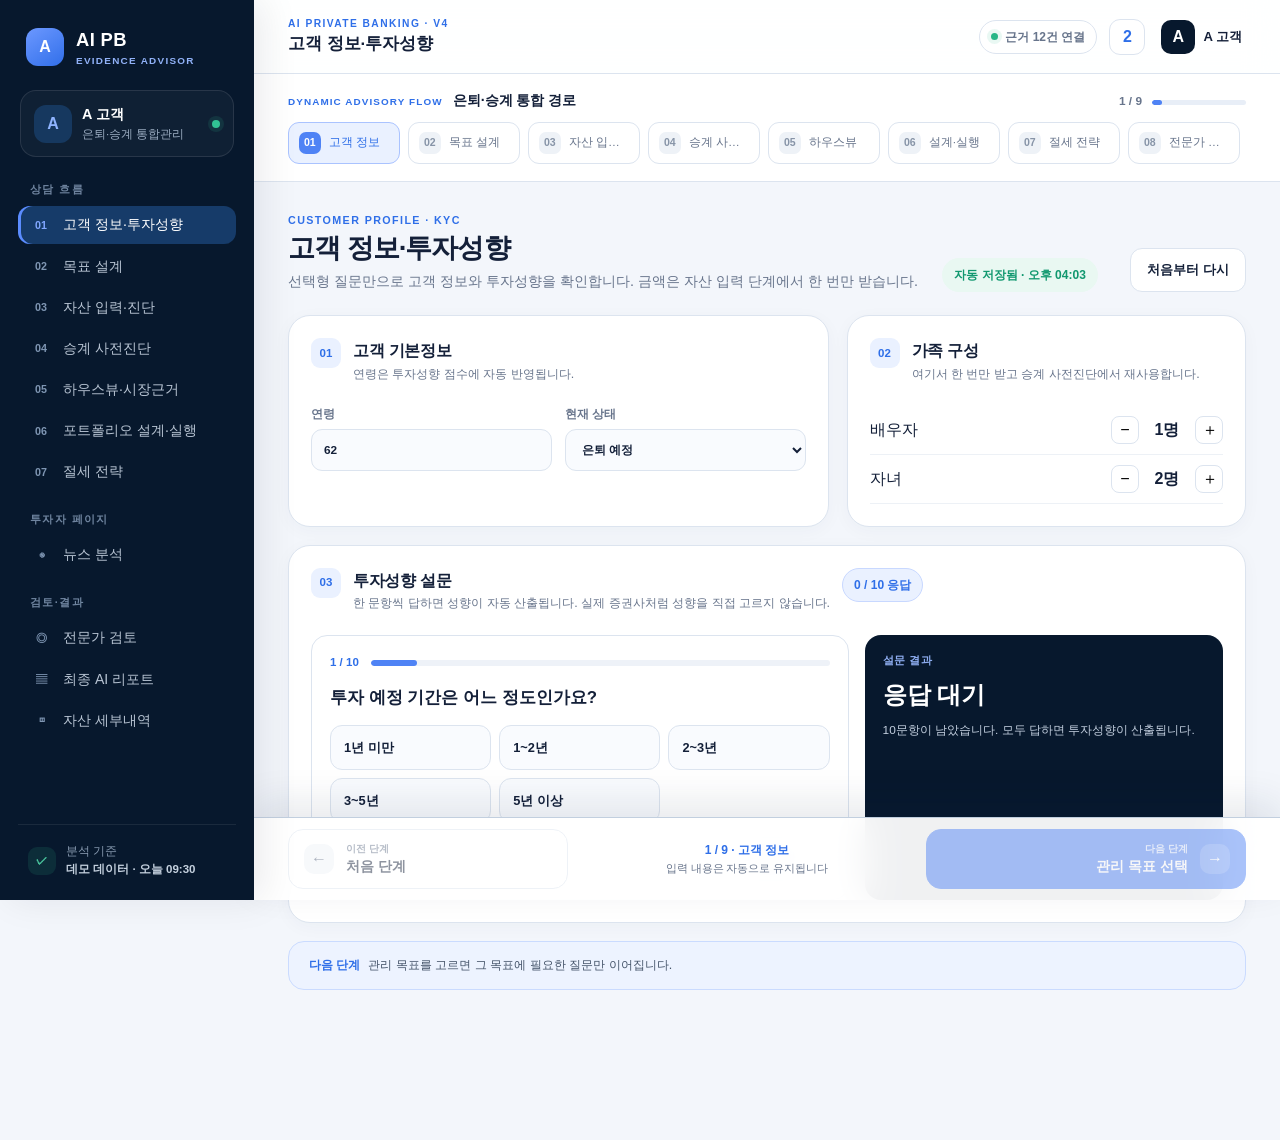
<file: index.html>
<!doctype html>
<html lang="ko">
<head>
  <meta charset="utf-8" />
  <meta name="viewport" content="width=device-width, initial-scale=1" />
  <meta name="theme-color" content="#07182d" />
  <meta name="description" content="은퇴·자산승계 목표와 뉴스 근거를 연결하는 AI PB 인터랙티브 시나리오 v4" />
  <title>AI PB v4 | 근거 기반 맞춤 자산관리</title>
  <link rel="icon" type="image/svg+xml" href="data:image/svg+xml,%3Csvg xmlns='http://www.w3.org/2000/svg' viewBox='0 0 32 32'%3E%3Crect width='32' height='32' rx='9' fill='%2307182d'/%3E%3Cpath d='M8 22 14.2 9h3.6L24 22h-4l-1.1-2.7h-6L11.8 22H8Zm6.1-6h3.6L16 11.8 14.1 16Z' fill='%235b8cff'/%3E%3C/svg%3E" />
  <link rel="manifest" href="./manifest.webmanifest" />
  <link rel="apple-touch-icon" href="./icons/apple-touch-icon.png" />
  <meta name="apple-mobile-web-app-capable" content="yes" />
  <meta name="apple-mobile-web-app-title" content="AI PB" />
  <link rel="stylesheet" href="./styles.css" />
  <link rel="stylesheet" href="./v3.css" />
  <link rel="stylesheet" href="./print.css" />
</head>
<body>
  <div class="app-shell">
    <aside class="sidebar" id="sidebar" aria-label="주요 메뉴">
      <div class="brand-wrap">
        <button class="brand" data-view="dashboard" aria-label="AI PB 자산진단으로 이동"><span class="brand-mark">A</span><span><strong>AI PB</strong><small>EVIDENCE ADVISOR</small></span></button>
        <button class="sidebar-close" id="sidebar-close" aria-label="메뉴 닫기">×</button>
      </div>
      <div class="client-mini"><div class="avatar">A</div><div><strong>A 고객</strong><span id="client-route-label">은퇴·승계 통합관리</span></div><span class="status-dot" title="시나리오 연결됨"></span></div>
      <nav class="nav-list">
        <p class="nav-label">상담 흐름</p>
        <button data-view="profile"><span class="nav-icon">01</span>고객 정보·투자성향</button>
        <button data-view="goals"><span class="nav-icon">02</span>목표 설계</button>
        <button data-view="dashboard"><span class="nav-icon">03</span>자산 입력·진단</button>
        <button data-view="transfer"><span class="nav-icon">04</span>승계 사전진단</button>
        <button data-view="market"><span class="nav-icon">05</span>하우스뷰·시장근거</button>
        <button data-view="analysis"><span class="nav-icon">06</span>포트폴리오 설계·실행</button>
        <button data-view="tax"><span class="nav-icon">07</span>절세 전략</button>
        <p class="nav-label nav-label-spaced">투자자 페이지</p>
        <button data-view="news"><span class="nav-icon">◉</span>뉴스 분석</button>
        <p class="nav-label nav-label-spaced">검토·결과</p>
        <button data-view="experts"><span class="nav-icon">◎</span>전문가 검토</button>
        <button data-view="report"><span class="nav-icon">▤</span>최종 AI 리포트</button>
        <button data-view="assets"><span class="nav-icon">◫</span>자산 세부내역</button>
      </nav>
      <div class="sidebar-foot"><span class="secure-mark">✓</span><span>분석 기준<br><strong>데모 데이터 · 오늘 09:30</strong></span></div>
    </aside>

    <main class="main-shell">
      <header class="topbar">
        <button class="menu-button" id="menu-button" aria-label="메뉴 열기">☰</button>
        <div class="page-context"><span class="eyebrow">AI PRIVATE BANKING · V4</span><strong id="page-title">고객 정보·투자성향</strong></div>
        <div class="top-actions"><span class="data-chip"><i></i> 근거 12건 연결</span><button class="icon-button" data-view="market" aria-label="중요 알림 2개">2</button><button class="profile-button" data-view="profile"><span>A</span><b>A 고객</b></button></div>
      </header>

      <section class="journey" aria-label="AI PB 상담 단계">
        <div class="journey-head"><div><span>DYNAMIC ADVISORY FLOW</span><strong id="journey-title">은퇴·승계 통합 경로</strong></div><div class="journey-progress"><b id="progress-text">1 / 9</b><span><i id="progress-bar"></i></span></div></div>
        <div class="journey-steps" id="journey-steps" role="tablist" aria-label="상담 단계"></div>
      </section>

      <div class="content-area">
        <section class="view" data-view-panel="profile">
          <div class="section-heading"><div><span class="section-kicker">CUSTOMER PROFILE · KYC</span><h1>고객 정보·투자성향</h1><p>선택형 질문만으로 고객 정보와 투자성향을 확인합니다. 금액은 자산 입력 단계에서 한 번만 받습니다.</p></div><span class="save-state">자동 저장됨</span></div>
          <div class="profile-grid">
            <article class="panel form-panel">
              <div class="panel-title"><span class="panel-index">01</span><div><h2>고객 기본정보</h2><p>연령은 투자성향 점수에 자동 반영됩니다.</p></div></div>
              <div class="field-grid two">
                <label>연령<input id="age" type="number" value="62" min="18" max="100"></label>
                <label>현재 상태<select id="employment"><option>근로소득자</option><option>사업자</option><option selected>은퇴 예정</option><option>은퇴</option></select></label>
              </div>
            </article>
            <article class="panel form-panel">
              <div class="panel-title"><span class="panel-index">02</span><div><h2>가족 구성</h2><p>여기서 한 번만 받고 승계 사전진단에서 재사용합니다.</p></div></div>
              <div class="family-row"><span>배우자</span><div class="stepper"><button type="button" data-counter="spouse" data-delta="-1" aria-label="배우자 수 감소">−</button><b id="spouse-count">1명</b><button type="button" data-counter="spouse" data-delta="1" aria-label="배우자 수 증가">＋</button></div></div>
              <div class="family-row"><span>자녀</span><div class="stepper"><button type="button" data-counter="children" data-delta="-1" aria-label="자녀 수 감소">−</button><b id="children-count">2명</b><button type="button" data-counter="children" data-delta="1" aria-label="자녀 수 증가">＋</button></div></div>
            </article>
            <article class="panel form-panel span-two">
              <div class="panel-title"><span class="panel-index">03</span><div><h2>투자성향 설문</h2><p>한 문항씩 답하면 성향이 자동 산출됩니다. 실제 증권사처럼 성향을 직접 고르지 않습니다.</p></div><span class="pill info" id="survey-count">10 / 10 응답</span></div>
              <div class="survey-layout">
                <div class="survey-card">
                  <div class="survey-progress"><span id="survey-step">1 / 10</span><div class="survey-track"><i id="survey-bar"></i></div></div>
                  <h3 id="survey-question">투자 예정 기간은 어느 정도인가요?</h3>
                  <div class="survey-options" id="survey-options" role="radiogroup" aria-labelledby="survey-question"></div>
                  <div class="survey-nav"><button class="secondary" id="survey-prev" type="button">← 이전 문항</button><button class="secondary" id="survey-next" type="button">다음 문항 →</button></div>
                </div>
                <aside class="survey-result" id="survey-result"></aside>
              </div>
            </article>
          </div>
          <div class="bottom-action"><p><strong>다음 단계</strong>관리 목표를 고르면 그 목표에 필요한 질문만 이어집니다.</p><button class="primary" id="profile-next">관리 목표 선택</button></div>
        </section>

        <section class="view" data-view-panel="goals">
          <div class="section-heading"><div><span class="section-kicker">GOAL ROUTING</span><h1>관리 목표 선택</h1><p>은퇴와 자산승계는 동시에 선택할 수 있으며, 선택에 따라 상담 경로가 달라집니다.</p></div><span class="route-chip" id="route-chip">은퇴·승계 통합 경로</span></div>
          <div class="goal-grid" role="radiogroup" aria-label="관리 목표">
            <label class="goal-card"><input type="radio" name="goal" value="general"><span class="goal-icon">G</span><strong>일반 자산관리</strong><small>별도 목표 없이 위험·수익 기반 포트폴리오 관리</small></label>
            <label class="goal-card"><input type="radio" name="goal" value="retirement"><span class="goal-icon">R</span><strong>은퇴 준비</strong><small>생활비와 연금 부족분을 현금흐름 제약으로 반영</small></label>
            <label class="goal-card"><input type="radio" name="goal" value="transfer"><span class="goal-icon">W</span><strong>자산승계</strong><small>관계자별 희망 배분과 상속세 재원을 먼저 점검</small></label>
            <label class="goal-card selected"><input type="radio" name="goal" value="both" checked><span class="goal-icon">B</span><strong>은퇴·승계 모두</strong><small>두 목표의 현금 수요와 매각 제한을 함께 반영</small></label>
          </div>
          <div class="conditional-plan-grid">
            <article class="panel plan-card" data-goal-panel="retirement">
              <div class="panel-title simple"><div><h2>은퇴 현금흐름 계획</h2><p>생활비와 비상자금을 먼저 확보합니다.</p></div><span class="pill success">적용</span></div>
              <div class="field-grid three"><label id="retirement-years-field">은퇴 시점<div class="input-suffix"><input id="retirement-years" type="number" value="3" min="0"><span>년 후</span></div></label><label>월 생활비<div class="input-suffix"><input id="monthly-spend" type="number" value="500" min="0"><span>만원</span></div></label><label>연금 수입<div class="input-suffix"><input id="pension-income" type="number" value="280" min="0"><span>만원</span></div></label></div>
              <div class="bucket-grid">
                <div><span>버킷 1 · 현금성</span><strong id="bucket1">0.8억원</strong><small>부족분 2년 + 비상자금 6개월 · MMF·CMA·발행어음</small></div>
                <div><span>버킷 2 · 채권 사다리</span><strong id="bucket2">1.3억원</strong><small>3~7년차 부족분 · 국채·우량채 만기 분산</small></div>
                <div><span>버킷 3 · 성장</span><strong>나머지</strong><small>8년차 이후 · 성향별 모델 포트폴리오</small></div>
              </div>
              <div class="plan-result"><span>은퇴 안정자산 기준 (버킷 1+2)</span><strong id="retirement-reserve">2.2억원</strong><small id="retirement-copy">월 부족분 220만원 · 은퇴 3년 후 개시. 20년치를 현금으로 묶지 않고 버킷별로 나눠 준비합니다.</small></div>
            </article>
            <article class="panel plan-card" data-goal-panel="transfer">
              <div class="panel-title simple"><div><h2>승계 사전계획</h2><p>투자분석 전에 현금·매각 제한을 설정합니다.</p></div><span class="pill info">다음 단계</span></div>
              <div class="precheck-list"><div><span>관계자</span><strong id="goal-family">배우자 1명 · 자녀 2명</strong></div><div><span>비유동자산</span><strong id="goal-illiquid">부동산·사모펀드 29억원</strong></div><div><span>상속세 추정</span><strong data-kpi="estate-tax">6.7억원</strong></div></div>
              <div class="micro-note">자산 입력·진단 다음 단계에서 희망 배분과 상속세 재원을 점검합니다.</div>
            </article>
            <article class="panel empty-goal-card" data-goal-panel="general"><span>G</span><div><h2>일반 자산관리 경로</h2><p>추가 목표 페이지 없이 통합 자산진단으로 이동합니다.</p></div></article>
          </div>
          <div class="bottom-action"><p><strong>경로 자동 구성</strong><span id="goal-route-copy">승계 사전진단에서 필요한 현금을 먼저 정한 뒤 자산진단으로 이동합니다.</span></p><button class="primary" id="goals-next">승계 사전진단 계속</button></div>
        </section>

        <section class="view" data-view-panel="transfer">
          <div class="section-heading"><div><span class="section-kicker">WEALTH TRANSFER PRE-DIAGNOSIS</span><h1>자산승계 사전진단</h1><p>희망 배분안을 법정상속분·유류분과 비교하고, 상속세 추정액으로 재원 계획을 세웁니다.</p></div><span class="pill info">전문가 검토 전 참고안</span></div>
          <div class="notice-bar"><b>판단 경계</b><span>AI는 상속 비율이나 법적 결과를 확정하지 않습니다. 현행 세법 기준 단순 추정과 위험 신호만 표시하며, 세법 개정·평가방법·사전증여 합산은 세무사·변호사가 확정합니다.</span></div>
          <div class="transfer-layout">
            <article class="panel allocation-editor">
              <div class="panel-title simple"><div><h2>관계자별 희망 배분</h2><p>법정상속분과 유류분(법정상속분의 1/2)을 함께 표시합니다.</p></div><span class="sum-badge" id="allocation-sum">합계 100%</span></div>
              <div id="heir-inputs"></div>
              <button class="secondary full" id="run-transfer-check">희망안 다시 진단</button>
            </article>
            <article class="risk-flag-card" id="transfer-risk-card">
              <span>AI PRE-CHECK</span><h2 id="transfer-risk-title">법률 검토 우선순위: 보통</h2>
              <p id="transfer-risk-copy">관계자별 배분과 부동산 집중 여부를 전문가가 확인해야 합니다.</p>
              <ul><li><span>유류분 관련</span><strong id="legal-flag">확인 필요</strong></li><li><span>평가 불확실성</span><strong>부동산·사모펀드</strong></li><li><span>현금화 제약</span><strong data-kpi="illiquid">29억원</strong></li></ul>
            </article>
            <article class="panel liquidity-planner">
              <div class="panel-title simple"><div><h2>상속세 재원 계획</h2><p>현행 세법 기준 단순 추정입니다.</p></div><span class="recommended">핵심 제약</span></div>
              <div class="tax-breakdown" id="estate-breakdown"></div>
              <div class="field-grid two">
                <label>상속세 재원 목표<div class="input-suffix"><input id="liquidity-target" type="number" value="6.7" min="0" step="0.1"><span>억원</span></div></label>
                <label>종신보험 등 별도 재원<div class="input-suffix"><input id="insurance-reserve" type="number" value="0" min="0" step="0.1"><span>억원</span></div></label>
              </div>
              <div class="constraint-checks"><label><input type="checkbox" id="lock-pef" checked disabled> 사모펀드 <span class="pef-year">2029</span>년까지 조정 불가 (환매 제한)</label><label><input type="checkbox" id="gift-window" checked> 5년 내 증여 예정 ETF 별도 관리</label></div>
              <div class="liquidity-gap"><span>현재 안정자산</span><strong id="current-stable">9.0억원</strong><i>→</i><span>필요 안정자산</span><strong id="liquidity-target-output">8.8억원</strong></div>
            </article>
            <article class="panel scenario-mini">
              <h2>재원 마련 방식 비교</h2>
              <button class="scenario-choice active" data-transfer-scenario="financial"><span>A</span><div><strong>금융자산 준비안</strong><small>재원 전액을 국채·우량채 사다리로 보유</small></div><b>선택됨</b></button>
              <button class="scenario-choice" data-transfer-scenario="insurance"><span>B</span><div><strong>종신보험 병행안</strong><small>재원 절반을 보험금으로, 투자자산 유지</small></div><b>비교</b></button>
              <button class="scenario-choice" data-transfer-scenario="installment"><span>C</span><div><strong>연부연납 활용안</strong><small>최대 10년 분할납부 · 초기 30%만 준비</small></div><b>비교</b></button>
            </article>
          </div>
          <p class="legal-note">상속세는 일괄공제 5억원, 배우자공제(실제 상속분·법정상속분·30억원 중 작은 금액, 최소 5억원), 금융재산공제(최대 2억원), 누진세율 10~50%, 신고세액공제 3%로 단순 추정합니다. 사전증여 합산(10년), 동거주택공제, 부동산 평가방법(시가·감정가·기준시가), 세법 개정 여부는 반영하지 않았습니다.</p>
          <div class="bottom-action"><p><strong>다음 단계</strong><span id="transfer-next-copy">필요 안정자산과 매각 제한을 자산진단·리밸런싱의 제약조건으로 전달합니다.</span></p><button class="primary" data-view="market">하우스뷰·시장근거 확인</button></div>
        </section>

        <section class="view" data-view-panel="dashboard">
          <div class="section-heading"><div><span class="section-kicker">ASSET INPUT & DIAGNOSIS</span><h1>자산 입력·진단</h1><p>보유 자산을 입력하면 목표 단계의 은퇴·승계 조건과 함께 자산 구조, 안정자산, 세금 부담을 바로 진단합니다.</p></div><button class="secondary" data-view="assets">세부내역 보기</button></div>
          <article class="panel form-panel asset-input-panel">
            <div class="panel-title simple"><div><h2>보유 자산 입력</h2><p>정확한 금액은 여기서 한 번만 입력합니다. 입력하는 즉시 아래 진단이 갱신됩니다.</p></div><span class="pill info">단위: 억원</span></div>
              <div class="asset-entry-grid">
                <label><span>부동산</span><input class="asset-input" id="asset-realestate" data-category="realestate" type="number" value="25" min="0" step="0.1"><small>주택·상가·토지</small></label>
                <label><span>국내 주식 ETF</span><input class="asset-input" id="asset-kretf" data-category="kretf" type="number" value="4" min="0" step="0.1"><small>시장·산업 ETF</small></label>
                <label><span>해외 주식 ETF</span><input class="asset-input" id="asset-globaletf" data-category="globaletf" type="number" value="6" min="0" step="0.1"><small>미국·글로벌 ETF</small></label>
                <label><span>국채</span><input class="asset-input" id="asset-govbond" data-category="govbond" type="number" value="3" min="0" step="0.1"><small>국내·미국 국채</small></label>
                <label><span>회사채</span><input class="asset-input" id="asset-corpat" data-category="corpbond" type="number" value="2" min="0" step="0.1"><small>우량 회사채</small></label>
                <label class="illiquid"><span>사모펀드</span><input class="asset-input" id="asset-pef" data-category="pef" type="number" value="4" min="0" step="0.1"><small><span class="pef-year">2029</span>년까지 환매 제한</small></label>
                <label><span>기타 대체투자</span><input class="asset-input" id="asset-alternative" data-category="alternative" type="number" value="2" min="0" step="0.1"><small>금·리츠 등</small></label>
                <label><span>현금·예금</span><input class="asset-input" id="asset-cash" data-category="cash" type="number" value="4" min="0" step="0.1"><small>즉시 사용 가능</small></label>
                <label class="debt-entry"><span>부채</span><input id="asset-debt" type="number" value="3" min="0" step="0.1"><small>담보·기타 대출</small></label>
              </div>
            <div class="asset-extra">
              <label>사모펀드 환매 가능 연도<div class="input-suffix"><input id="pef-year" type="number" value="2029" min="2026" max="2045"><span>년</span></div></label>
              <label class="check-line"><input type="checkbox" id="lock-home" checked> 거주 부동산은 매각하지 않음 (반드시 보유)</label>
            </div>
          </article>
          <div class="kpi-grid"><article class="kpi-card"><span>총자산</span><strong data-kpi="total">50억원</strong><small>부동산·사모펀드 포함</small></article><article class="kpi-card"><span>순자산</span><strong class="positive" data-kpi="net">47억원</strong><small>부채 차감 후</small></article><article class="kpi-card"><span>비유동자산</span><strong data-kpi="illiquid">29억원</strong><small>부동산·사모펀드</small></article><article class="kpi-card dark"><span>필요 안정자산</span><strong data-kpi="liquidity">8.8억원</strong><small id="kpi-liquidity-note">은퇴 버킷 + 상속세 재원(자동 추정)</small></article></div>
          <div class="dashboard-grid">
            <article class="panel allocation-card"><div class="panel-title simple"><div><h2>총자산 구성</h2><p>ETF·채권·부동산·사모펀드를 분리해 봅니다.</p></div><span class="pill info">8개 세부자산</span></div><div class="allocation-body"><div class="donut v3-donut" id="asset-donut"><div><strong id="realestate-share">50%</strong><span>부동산</span></div></div><div class="legend-list" id="asset-legend"></div></div></article>
            <article class="panel alert-panel"><div class="panel-title simple"><div><h2>목표 기반 진단 신호</h2><p>유동성 → 적합성 → 세금 → 집중도 순으로 정렬합니다.</p></div><span class="count-badge" id="alert-count">4</span></div><div id="alert-list"></div></article>
            <article class="constraint-strip span-two"><div><span>은퇴 버킷 1+2</span><strong id="dashboard-retirement-reserve">2.2억원</strong></div><div><span>상속세 재원</span><strong id="dashboard-liquidity-target">6.7억원</strong></div><div><span>매각 금지</span><strong id="dashboard-lock-home">거주 부동산</strong></div><div><span>조정 제외</span><strong>사모펀드</strong></div><button class="primary" id="dashboard-next" data-view="transfer">승계 사전진단</button></article>
          </div>
        </section>

        <section class="view" data-view-panel="assets">
          <div class="section-heading"><div><span class="section-kicker">ASSET UNIVERSE</span><h1>자산 세부내역</h1><p>각 자산군을 유동성·위험·승계 제약 기준으로 나눠 관리합니다.</p></div><button class="secondary" data-view="dashboard">금액 수정</button></div>
          <div class="asset-universe-grid">
            <article class="asset-class-card"><span class="asset-symbol navy">RE</span><div><h2>부동산</h2><p id="ac-re">부동산 25억</p></div><ul><li>유동성 매우 낮음</li><li>감정평가 필요</li><li>거주주택 매각 금지</li></ul></article>
            <article class="asset-class-card"><span class="asset-symbol blue">ETF</span><div><h2>주식 ETF</h2><p id="ac-etf">국내 4억 · 미국·글로벌 6억</p></div><ul><li>개별주식 제외</li><li>일 단위 가격 확인</li><li>리밸런싱 가능</li></ul></article>
            <article class="asset-class-card"><span class="asset-symbol sky">FI</span><div><h2>채권</h2><p id="ac-bond">국채 3억 · 우량회사채 2억</p></div><ul><li>은퇴·상속세 재원 버킷</li><li>금리 민감도 관리</li><li>신용등급 확인</li></ul></article>
            <article class="asset-class-card pef-card"><span class="asset-symbol violet">PEF</span><div><h2>사모펀드</h2><p id="ac-pef">최근 평가액 4억 · 2029년 만기</p></div><ul><li>환매 제한</li><li>분기별 평가</li><li>이전 제한 검토</li></ul></article>
            <article class="asset-class-card"><span class="asset-symbol violet">ALT</span><div><h2>기타 대체투자</h2><p id="ac-alt">금·리츠 2억</p></div><ul><li>인플레이션 방어</li><li>가격 변동성 중간</li><li>일부 현금화 가능</li></ul></article>
            <article class="asset-class-card"><span class="asset-symbol mint">CA</span><div><h2>현금·예금</h2><p id="ac-cash">즉시 가용 4억</p></div><ul><li>예금 방치분은 MMF·단기채로</li><li>비상자금 포함</li><li>예금만기 분산</li></ul></article>
          </div>
          <div class="bottom-action"><p><strong>설계 범위</strong>개별주식은 제외하고 ETF의 수익·위험 특성과 자산군 간 배분에 집중합니다.</p><button class="primary" data-view="analysis">목표 포트폴리오 설계</button></div>
        </section>

        <section class="view" data-view-panel="analysis">
          <div class="section-heading"><div><span class="section-kicker">PORTFOLIO DESIGN & EXECUTION</span><h1>포트폴리오 설계·실행</h1><p>고객 목표와 투자성향으로 장기 목표 배분(SAA)을 설계하고, 앞 단계의 하우스뷰 결정을 반영해 현재 보유와의 차이를 거래 계획으로 바꿉니다.</p></div><label class="switch-row"><span><b>허용범위 밴드</b><small id="band-copy">0.3억원 미만 차이는 거래 생략</small></span><input id="band-switch" type="checkbox" checked><i></i></label></div>
          <div class="part-title"><span>1</span><div><h2>목표 설계</h2><p>고객에게 설명하는 장기 목표 배분입니다.</p></div></div>
          <div class="analysis-grid">
            <article class="panel allocation-compare target-allocation"><div class="panel-title simple"><div><h2>목표 배분 (SAA)</h2><p id="compare-base">금융자산 25억원 기준 (부동산 제외)</p></div></div><div id="saa-rows"></div></article>
            <aside class="risk-card"><span>HOW THE TARGET IS BUILT</span><h2>목표 배분 산출 3단계</h2><ol class="build-steps" id="build-steps"></ol><p class="build-note">하우스뷰 조정(±2%p)은 목표 설계에 넣지 않고, 아래 실행 계획의 목표에만 반영합니다.</p></aside>
            <article class="panel metrics-card"><h2>목표안 위험·수익</h2><div id="metrics-rows"></div><p>현재 보유 대비 목표 SAA의 추정치입니다. 자산군별 장기 가정치(변동성·스트레스 손실)를 적용한 범위 추정이며 수익을 보장하지 않습니다.</p></article>
          </div>
          <article class="panel etf-table-card"><div class="panel-title simple"><div><h2>주식 ETF Core-Satellite 설계</h2><p>코어는 광범위 지수 ETF, 테마·섹터 ETF는 주식의 20% 이내로 제한합니다.</p></div><span class="pill info" id="satellite-pill">위성 한도 20%</span></div><div class="table-scroll"><table><thead><tr><th>구분</th><th>ETF 버킷</th><th>목표 금액</th><th>주식 내 비중</th><th>변동성</th><th>역할</th></tr></thead><tbody id="etf-body"></tbody></table></div></article>
          <div class="part-title"><span>2</span><div><h2>실행 계획</h2><p id="execution-part-copy">목표와 현재 보유의 차이를 거래로 바꿉니다. 부동산·사모펀드는 그대로 두고 금융자산만 조정합니다.</p></div></div>
          <article class="market-strip" id="rebalance-strip"><span>적용 제약</span><strong>필요 안정자산 8.8억원</strong><i></i><strong>거주부동산 매각금지</strong><i></i><strong>사모펀드 환매제한</strong><em>SAA 기준</em></article>
          <article class="panel table-panel"><div class="table-scroll"><table><thead><tr><th>조정 대상</th><th>현재</th><th>목표</th><th>변화</th><th>제안</th><th>근거</th></tr></thead><tbody id="rebalance-body"></tbody></table></div></article>
          <article class="panel execution-card"><div class="panel-title simple"><div><h2>분할 실행 순서</h2><p>가격 위험이 없는 거래부터 실행하고, 주식 매도는 나눠서 진행합니다.</p></div><span class="pill info" id="execution-pill">3회 분할</span></div><ol class="execution-steps" id="execution-steps"></ol></article>
          <div class="liquidity-progress panel"><div><span>필요 안정자산 충족</span><strong id="stable-progress-label">현금 1.4억 + 채권 11.6억</strong></div><div class="progress-track"><i id="stable-progress-bar"></i></div><small id="stable-progress-copy">부동산·사모펀드를 매각하지 않고 목표를 충족합니다.</small></div>
          <div class="trade-summary"><div><span>예상 거래비용</span><strong id="trade-cost">0만원</strong><small>매매금액 × 0.15% 가정</small></div><div><span>예상 변동성 변화</span><strong class="positive" id="trade-risk">-0.0%p</strong><small id="trade-plan">3회 분할 실행 (월 1회)</small></div><button class="primary" id="approve-rebalance">설계·실행안 검토 완료</button></div>
          <div class="suitability-bar" id="suitability"></div>
        </section>

        <section class="view" data-view-panel="market">
          <div class="section-heading"><div><span class="section-kicker">HOUSE VIEW & MARKET EVIDENCE</span><h1>하우스뷰·시장 인텔리전스</h1><p>리서치센터 하우스뷰를 1차 기준으로, 뉴스·시황은 보조 근거로 사용합니다. 반대 근거와 판단 변경 조건도 공개합니다.</p></div><div class="segmented" role="group" aria-label="하우스뷰 반영 여부"><button class="active" data-analysis-mode="saa">SAA 유지</button><button data-analysis-mode="taa">하우스뷰 TAA 반영</button></div></div>
          <article class="evidence-hero">
            <div><span class="decision-label">TODAY'S AI DECISION</span><div class="decision-line"><strong>HOLD</strong><i>＋</i><b>제한적 리밸런싱 검토</b></div><p id="decision-copy">장기 SAA는 유지하고, 하우스뷰에 따라 주식 비중을 2%p 이내에서 줄입니다.</p></div>
            <div class="decision-meta"><span>판단 신뢰도<strong>82%</strong></span><span>연결 근거<strong>12건</strong></span><span>데이터 기준<strong>09:30</strong></span></div>
          </article>
          <article class="panel taa-card"><div class="panel-title simple"><div><h2>하우스뷰 TAA 조정안</h2><p>장기 SAA 대비 조정 폭입니다. 반영 여부는 상단에서 선택하며, 선택 결과가 다음 단계 실행 계획의 목표가 됩니다.</p></div><span class="pill info" id="taa-status">미반영 · SAA 유지</span></div><div class="table-scroll"><table><thead><tr><th>자산</th><th>장기 SAA</th><th>하우스뷰 조정</th><th>반영 시 목표</th></tr></thead><tbody id="taa-body"></tbody></table></div></article>
          <div class="evidence-tabs" role="tablist" aria-label="시장 리포트 보기"><button class="active" data-evidence-tab="report">상세 리포트</button><button data-evidence-tab="sources">근거 뉴스·지표</button><button data-evidence-tab="history">판단 기록</button></div>
          <div class="evidence-panel active" data-evidence-panel="report">
            <div class="market-report-grid">
              <article class="panel report-section span-two"><div class="panel-title simple"><div><h2>OO증권 리서치센터 하우스뷰 (데모 예시)</h2><p>출처: OO증권 리서치센터 월간 자산배분 전략 (데모 예시). 실제 서비스에서는 계약한 리서치센터명·자료명·발간일을 표기합니다. 월간 자산배분 회의 결과를 TAA 방향으로 사용하며, 조정 폭은 자산별 ±2%p 이내입니다.</p></div><span class="regime-badge">2026년 9월 기준</span></div><div class="house-view" id="house-view"></div></article>
              <article class="panel report-section"><div class="panel-title simple"><div><h2>오늘의 시장 요약</h2><p>데모 시황을 자산군별 영향으로 번역했습니다.</p></div><span class="regime-badge">둔화·변동성 확대</span></div><div class="market-facts"><div><span>미국 장기금리</span><strong>상승 압력</strong><small>성장주 ETF 부담</small></div><div><span>반도체 업종</span><strong>변동성 확대</strong><small>산업 ETF 한도 관리</small></div><div><span>국제유가</span><strong>상방 위험</strong><small>인플레이션 경계</small></div><div><span>원화</span><strong>변동성 중립 이상</strong><small>환헤지 유지</small></div></div></article>
              <article class="panel report-section"><h2>사실과 AI 해석</h2><div class="fact-interpret"><span>확인된 사실</span><p>장기금리와 유가의 상승 압력이 확대되고 반도체 관련 지수의 일중 변동성이 높아졌습니다.</p></div><div class="fact-interpret ai"><span>AI 해석</span><p>금리 민감도가 높은 성장·반도체 ETF의 단기 위험이 커졌지만 장기 SAA를 바꿀 정도의 체제 전환은 아닙니다.</p></div></article>
              <article class="panel report-section span-two"><div class="panel-title simple"><div><h2>의사결정 연결 과정</h2><p>시장 사건이 고객 행동 제안으로 바뀐 경로입니다.</p></div><button class="text-button" data-evidence-tab="sources">근거 12건 확인</button></div><div class="logic-chain"><div><span>01</span><b>하우스뷰·지표</b><small>금리·유가·반도체 변동성</small></div><i>→</i><div><span>02</span><b>자산 영향</b><small>성장·반도체 ETF 위험 증가</small></div><i>→</i><div><span>03</span><b>고객 노출</b><small id="chain-exposure">주식 ETF 10억원</small></div><i>→</i><div><span>04</span><b>제약 확인</b><small id="chain-constraint">안정자산 8.8억원 필요</small></div><i>→</i><div class="active"><span>05</span><b>최종 판단</b><small>±2% 내 제한 조정</small></div></div></article>
              <article class="panel report-section"><h2>반대 근거</h2><p>AI 투자 확대와 일부 기업의 실적 개선은 위험자산에 긍정적입니다. 부정 뉴스만으로 장기 주식 비중을 과도하게 낮추지 않습니다.</p><span class="counter-badge">결론: 장기 SAA 유지</span></article>
              <article class="panel report-section"><h2>판단 변경 조건</h2><ul class="trigger-list"><li>하우스뷰 방향 변경 (월간 회의)</li><li>미국 10년물 금리 5% 상회</li><li>자산군 비중이 목표 대비 ±5%p 이탈</li><li id="trigger-stable">필요 안정자산 8.8억원 미달</li></ul></article>
            </div>
          </div>
          <div class="evidence-panel" data-evidence-panel="sources">
            <div class="source-grid">
              <article class="evidence-card" tabindex="0"><div><span class="source-type official">공식</span><time>08:10</time></div><h2>미국 통화정책·장기금리 자료</h2><p>금리 인하 기대가 지연될 가능성을 시장금리와 함께 확인했습니다.</p><button class="text-button evidence-toggle">AI 활용 방식 보기</button><div class="evidence-detail"><strong>연결:</strong> 미국 성장주·반도체 ETF 할인율 부담 → 단기 위험 상향</div></article>
              <article class="evidence-card" tabindex="0"><div><span class="source-type official">공식</span><time>08:25</time></div><h2>한국은행 금리·환율 통계</h2><p>원화 변동성과 국내 시장의 외국인 수급 환경을 점검했습니다.</p><button class="text-button evidence-toggle">AI 활용 방식 보기</button><div class="evidence-detail"><strong>연결:</strong> 해외 ETF 환헤지 비율 유지 → 추가 환노출 확대 보류</div></article>
              <article class="evidence-card" tabindex="0"><div><span class="source-type market">시장</span><time>09:00</time></div><h2>국내·미국 ETF 가격 신호</h2><p>대표지수와 반도체 ETF 변동성·최대낙폭 신호를 비교했습니다.</p><button class="text-button evidence-toggle">AI 활용 방식 보기</button><div class="evidence-detail"><strong>연결:</strong> 국내 ETF 0.5억원·글로벌 ETF 1.0억원 축소 후보</div></article>
              <article class="evidence-card" tabindex="0"><div><span class="source-type news">뉴스</span><time>09:12</time></div><h2>지정학적 위험과 국제유가</h2><p>복수 출처가 보도한 공급 차질 가능성을 중복 제거 후 반영했습니다.</p><button class="text-button evidence-toggle">AI 활용 방식 보기</button><div class="evidence-detail"><strong>연결:</strong> 인플레이션 재상승 위험 → 장기채 확대 속도 제한</div></article>
            </div>
            <p class="legal-note">실제 서비스에서는 기사 원문 URL, 언론사, 발표시각, 데이터 기준시각과 중복 제거 결과를 함께 저장합니다. 현재 화면의 내용은 인터랙티브 시나리오용 데모입니다.</p>
          </div>
          <div class="evidence-panel" data-evidence-panel="history">
            <article class="panel decision-history"><div><time>오늘 09:30</time><span class="action hold">HOLD</span><strong>장기 SAA 유지 · 유동성 확보용 제한 조정</strong><button class="text-button">근거 12건</button></div><div><time>어제 07:30</time><span class="action hold">HOLD</span><strong>중대 변화 없음 · 기존 전략 유지</strong><button class="text-button">근거 9건</button></div><div><time>3일 전 14:20</time><span class="action buy">REVIEW</span><strong>국채 비중 확대 조건 충족 여부 재검토</strong><button class="text-button">근거 15건</button></div></article>
          </div>
          <div class="bottom-action"><p><strong>판단 원칙</strong>하우스뷰와 뉴스는 장기 SAA를 덮어쓰지 않으며, TAA 조정은 자산별 ±2%p로 제한합니다.</p><button class="primary" data-view="analysis">포트폴리오 설계·실행</button></div>
        </section>

        <section class="view" data-view-panel="tax">
          <div class="section-heading"><div><span class="section-kicker">TAX EFFICIENCY</span><h1>절세 전략</h1><p>금융소득종합과세·건강보험료·상속세를 기준으로 상품과 계좌 배치를 조정합니다.</p></div><span class="pill info">세무사 확인 필요</span></div>
          <div class="tax-grid">
            <article class="panel account-map">
              <h2>연간 금융소득(이자·배당) 추정</h2><p>종합과세 기준 연 2,000만원과 비교합니다. 보유 자산별 분배율 가정치를 적용했습니다.</p>
              <div class="income-bars" id="income-bars"></div>
              <h2 class="tax-subhead">실행 가능한 절세 수단</h2>
              <div id="tax-actions"></div>
            </article>
            <aside class="panel tax-impact"><span class="card-label">검토 우선순위</span><strong id="tax-headline">종합과세<br><b>기준 초과</b></strong><div><span>리밸런싱 후 금융소득</span><b id="tax-after-side">0만원</b></div><div><span>상속세 추정</span><b data-kpi="estate-tax">6.7억원</b></div><div><span>필요 안정자산</span><b data-kpi="liquidity">8.8억원</b></div><p>세법·계좌 한도·실제 분배율은 매년 바뀔 수 있어 세무사 검토 후 확정합니다.</p></aside>
          </div>
        </section>

        <section class="view" data-view-panel="experts">
          <div class="section-heading"><div><span class="section-kicker">HUMAN-IN-THE-LOOP</span><h1>전문가 검토</h1><p>AI 사전진단을 세무사·변호사가 검토한 뒤 승인 조건만 포트폴리오에 반영합니다.</p></div><span class="pill info" id="expert-overall-status">변호사 검토 대기</span></div>
          <div class="review-steps"><div class="done"><b>1</b><span>AI 사전진단</span><strong>완료</strong></div><i></i><div class="done"><b>2</b><span>세무사 검토</span><strong>보완완료</strong></div><i></i><div class="current" id="lawyer-step"><b>3</b><span>변호사 검토</span><strong id="lawyer-status">검토 대기</strong></div><i></i><div id="approval-step"><b>4</b><span>승인안 반영</span><strong id="approval-status">대기</strong></div></div>
          <div class="expert-grid">
            <article class="expert-opinion"><div><span>검토 요청 항목</span><em id="expert-badge">3건 남음</em></div><h2>희망 배분안 · 재원 계획 · 절세안</h2><ul><li><span>세무사</span><strong>상속세 추정 <b data-kpi="estate-tax">6.7억원</b> · 금융소득종합과세 확인</strong></li><li><span>변호사</span><strong id="expert-lawyer-item">유류분·공동소유 위험 확인</strong></li><li><span>PB</span><strong>적합성 확인 · 거주부동산·사모펀드 제외 반영</strong></li></ul><p>AI는 검토 상태와 승인 조건을 전달하지만 법률·세무 결론을 생성하지 않습니다.</p></article>
            <article class="panel document-card"><div class="doc-icon">DOC</div><h2>전문가 검토 패키지</h2><p>가족관계, 희망 배분, 자산평가, 10년 내 사전증여 내역, 재원 계획, 금융소득 추정과 AI 위험 신호를 함께 전달합니다.</p><button class="secondary full" id="request-lawyer">변호사 검토 요청</button><button class="primary full" id="approve-expert-plan">전문가 승인 데모</button></article>
          </div>
          <div class="bottom-action"><p><strong>승인 전 제한</strong>최종 세액·배분·법률 판단은 확정값으로 표시하지 않습니다.</p><button class="primary" id="expert-next" disabled>승인안 반영 결과 보기</button></div>
        </section>

        <section class="view" data-view-panel="report">
          <div class="section-heading"><div><span class="section-kicker">FINAL ADVISORY REPORT</span><h1>최종 AI 자문 리포트</h1><p>고객 목표, 적합성, 하우스뷰, 전문가 승인 조건과 최종 포트폴리오, 사후관리 계획을 한 번에 확인합니다.</p></div><button class="secondary" id="save-report">리포트 저장</button></div>
          <div class="constraint-grid"><article><span>관리 목표</span><strong id="report-goal">은퇴·자산승계</strong><small>조건부 경로 반영</small></article><article><span>필요 안정자산</span><strong id="report-liquidity">8.8억원</strong><small>현금·채권으로 확보</small></article><article><span>적용 투자성향</span><strong id="report-profile">위험중립형</strong><small id="report-suitability">적합성 확인</small></article><article><span>시장 판단</span><strong>HOLD</strong><small id="report-mode">하우스뷰 TAA ±2%p</small></article></div>
          <div class="report-grid">
            <article class="panel final-allocation"><div class="panel-title simple"><div><h2>최종 금융자산 배분</h2><p id="final-base">금융자산 25억원 기준</p></div><div class="compare-key"><span><i></i>현재</span><span><b></b>최종</span></div></div><div id="final-rows"></div></article>
            <aside class="liquidity-result"><span>GOAL CONSTRAINT RESULT</span><h2>안정자산 <strong id="final-liquidity">8.8억원</strong> 확보</h2><div id="final-liquidity-rows"></div><p>하우스뷰 판단과 전문가 승인 조건이 함께 적용된 결과입니다.</p></aside>
          </div>
          <article class="panel monitoring-card"><div class="panel-title simple"><div><h2>사후관리 계획</h2><p>실행 후에도 정기 리뷰와 이벤트 트리거로 계획을 유지합니다.</p></div><span class="pill success">모니터링</span></div><ul class="monitoring-list" id="monitoring-list"></ul></article>
          <article class="panel audit-report"><div><span>판단 추적 ID</span><strong>APB-2026-0926-0930</strong></div><div><span>연결 데이터</span><strong>하우스뷰 + 시장·뉴스 12건</strong></div><div><span>AI 해석</span><strong>사실과 분리 표시</strong></div><div><span>전문가 상태</span><strong id="report-expert-status">승인 데모 전</strong></div><button class="primary" data-view="market">판단 근거 다시 보기</button></article>
          <p class="legal-note">이 리포트는 인터랙티브 프로토타입의 예시 결과이며 실제 투자주문, 세액 확정 또는 법률자문을 제공하지 않습니다. 실제 권유 시에는 투자자정보 확인서, 적합성·적정성 확인, 설명의무 이행 기록이 필요합니다.</p>
        </section>
        <section class="view" data-view-panel="news">
          <div class="section-heading"><div><span class="section-kicker">NEWS ANALYSIS · 투자자용</span><h1>뉴스 분석</h1><p>상담 흐름과 별개로 투자자가 직접 보는 페이지입니다. 오늘의 주요 뉴스가 무엇이고, 보유 자산에 어떤 영향을 줄 수 있는지 쉽게 풀어 설명합니다.</p></div><span class="data-chip"><i></i> 오늘 09:30 기준</span></div>
          <div class="source-grid">
            <article class="evidence-card news-card"><div><span class="source-type official">공식</span><time>08:10</time></div><h2>미국 금리 인하 기대가 늦춰지고 있어요</h2><p>미국 통화정책 자료와 시장금리를 보면 금리 인하 시점이 예상보다 늦어질 가능성이 커졌습니다.</p><p class="news-impact"><strong>내 자산 영향</strong>미국 성장주·반도체 ETF는 단기 변동성이 커질 수 있습니다. 국채는 이자 수익을 더 오래 받을 수 있습니다.</p></article>
            <article class="evidence-card news-card"><div><span class="source-type official">공식</span><time>08:25</time></div><h2>원·달러 환율 변동폭이 커졌어요</h2><p>한국은행 통계를 보면 원화 변동성이 높아지고 외국인 자금 흐름도 불안정합니다.</p><p class="news-impact"><strong>내 자산 영향</strong>해외 ETF는 환율에 따라 원화 기준 수익이 달라질 수 있습니다. 환헤지 비율은 현재 수준을 유지합니다.</p></article>
            <article class="evidence-card news-card"><div><span class="source-type market">시장</span><time>09:00</time></div><h2>반도체 ETF의 하루 등락이 커졌어요</h2><p>대표지수보다 반도체 관련 ETF의 가격 변동과 최대 하락폭이 크게 나타났습니다.</p><p class="news-impact"><strong>내 자산 영향</strong>보유 중인 반도체 테마 ETF는 주식 비중의 20% 이내로 관리하는 것이 원칙입니다.</p></article>
            <article class="evidence-card news-card"><div><span class="source-type news">뉴스</span><time>09:12</time></div><h2>지정학적 위험으로 국제유가가 올랐어요</h2><p>여러 언론이 원유 공급 차질 가능성을 보도했습니다. 같은 내용의 기사는 한 건으로 묶어 분석했습니다.</p><p class="news-impact"><strong>내 자산 영향</strong>물가가 다시 오를 수 있어 장기 채권을 한꺼번에 늘리기보다 나눠서 담는 것이 좋습니다.</p></article>
          </div>
          <p class="legal-note">이 페이지는 이해를 돕기 위한 뉴스 요약이며 투자 권유가 아닙니다. 실제 투자 결정은 담당 PB와 상담 후 진행하세요. 현재 화면의 뉴스는 인터랙티브 시나리오용 데모입니다.</p>
        </section>
      </div>

      <footer class="flow-navigation" id="flow-navigation" aria-label="상담 단계 이동">
        <button class="flow-button flow-back" id="flow-back" type="button">
          <span class="flow-arrow" aria-hidden="true">←</span>
          <span class="flow-button-copy"><small>이전 단계</small><strong id="flow-back-label">처음 단계</strong></span>
        </button>
        <div class="flow-position" aria-live="polite">
          <span id="flow-position-label">1 / 9 · 고객 정보</span>
          <small>입력 내용은 자동으로 유지됩니다</small>
        </div>
        <button class="flow-button flow-next" id="flow-next" type="button">
          <span class="flow-button-copy"><small id="flow-next-kicker">다음 단계</small><strong id="flow-next-label">관리 목표 선택</strong></span>
          <span class="flow-arrow" aria-hidden="true">→</span>
        </button>
      </footer>
    </main>
  </div>

  <div class="toast" id="toast" role="status" aria-live="polite"><span>✓</span><p></p></div>
  <script src="./app.js"></script>
  <script src="./pwa.js"></script>
  <script src="./news-view.js"></script>
  <script src="./db-sync.js"></script>
</body>
</html>
</file>
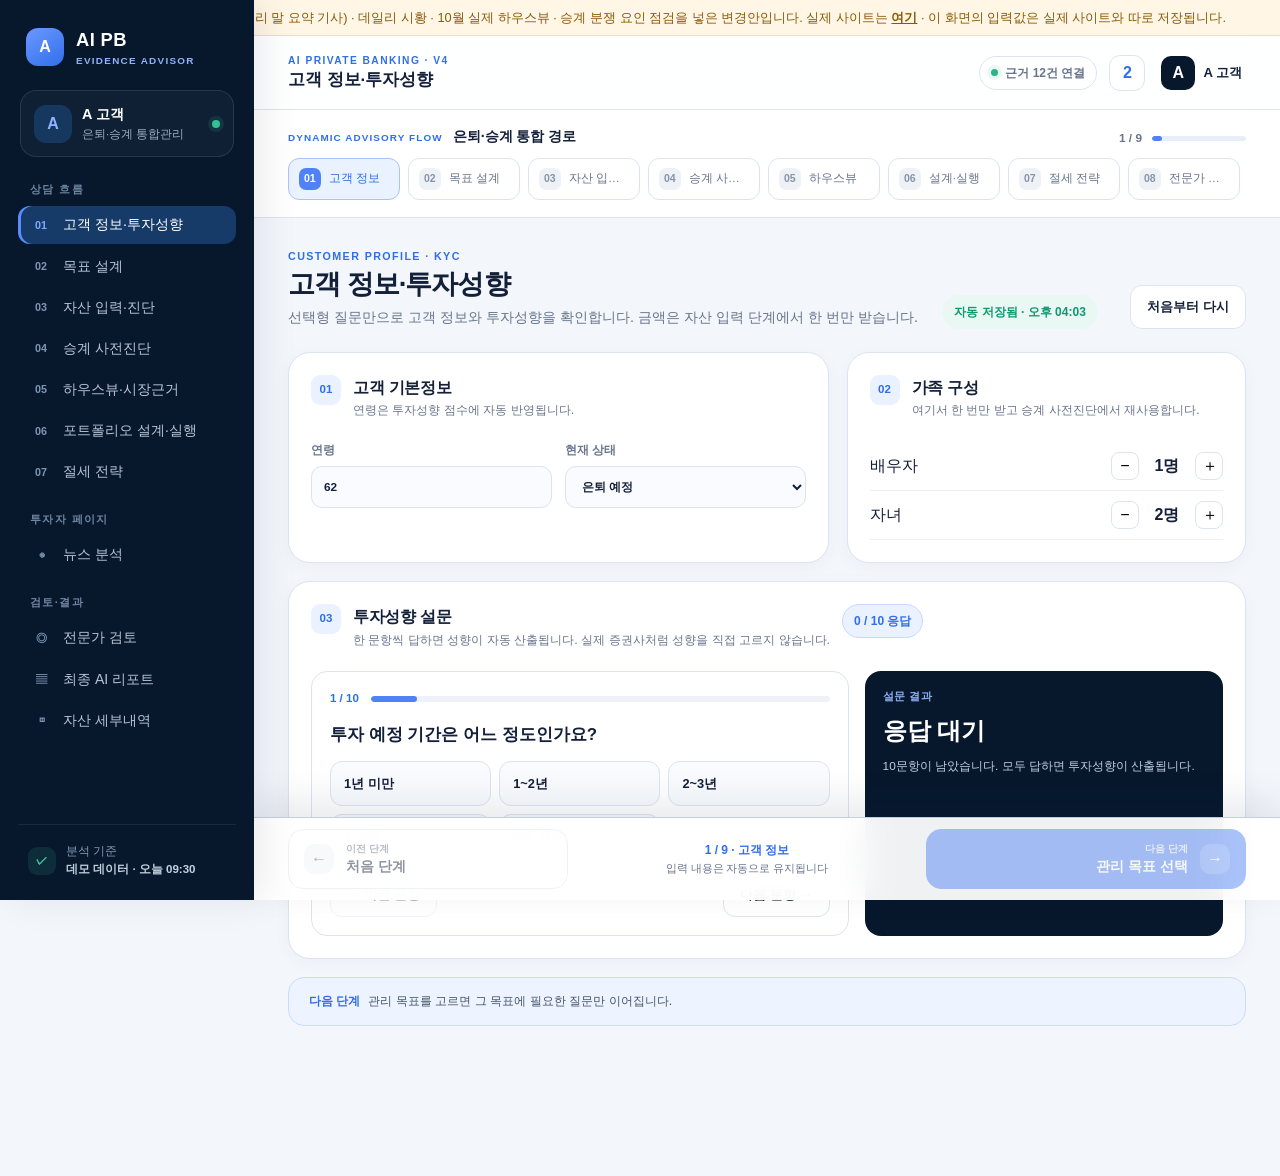
<file: preview/index.html>
<!doctype html>
<html lang="ko">
<head>
  <meta charset="utf-8" />
  <meta name="viewport" content="width=device-width, initial-scale=1" />
  <meta name="theme-color" content="#07182d" />
  <meta name="description" content="은퇴·자산승계 목표와 뉴스 근거를 연결하는 AI PB 인터랙티브 시나리오 v4" />
  <title>AI PB 미리보기 | 뉴스·시황·하우스뷰 변경안</title>
  <link rel="icon" type="image/svg+xml" href="data:image/svg+xml,%3Csvg xmlns='http://www.w3.org/2000/svg' viewBox='0 0 32 32'%3E%3Crect width='32' height='32' rx='9' fill='%2307182d'/%3E%3Cpath d='M8 22 14.2 9h3.6L24 22h-4l-1.1-2.7h-6L11.8 22H8Zm6.1-6h3.6L16 11.8 14.1 16Z' fill='%235b8cff'/%3E%3C/svg%3E" />
  <link rel="apple-touch-icon" href="../icons/apple-touch-icon.png" />
  <meta name="apple-mobile-web-app-capable" content="yes" />
  <meta name="apple-mobile-web-app-title" content="AI PB" />
  <link rel="stylesheet" href="../styles.css" />
  <link rel="stylesheet" href="../v3.css" />
  <link rel="stylesheet" href="../print.css" />
  <link rel="stylesheet" href="./preview.css" />
</head>
<body>
  <div class="preview-banner" role="note"><b>미리보기</b> 뉴스 분석(공식·시장 먼저, 우리 말 요약 기사) · 데일리 시황 · 10월 실제 하우스뷰 · 승계 분쟁 요인 점검을 넣은 변경안입니다. 실제 사이트는 <a href="../">여기</a> · 이 화면의 입력값은 실제 사이트와 따로 저장됩니다.</div>
  <div class="app-shell">
    <aside class="sidebar" id="sidebar" aria-label="주요 메뉴">
      <div class="brand-wrap">
        <button class="brand" data-view="dashboard" aria-label="AI PB 자산진단으로 이동"><span class="brand-mark">A</span><span><strong>AI PB</strong><small>EVIDENCE ADVISOR</small></span></button>
        <button class="sidebar-close" id="sidebar-close" aria-label="메뉴 닫기">×</button>
      </div>
      <div class="client-mini"><div class="avatar">A</div><div><strong>A 고객</strong><span id="client-route-label">은퇴·승계 통합관리</span></div><span class="status-dot" title="시나리오 연결됨"></span></div>
      <nav class="nav-list">
        <p class="nav-label">상담 흐름</p>
        <button data-view="profile"><span class="nav-icon">01</span>고객 정보·투자성향</button>
        <button data-view="goals"><span class="nav-icon">02</span>목표 설계</button>
        <button data-view="dashboard"><span class="nav-icon">03</span>자산 입력·진단</button>
        <button data-view="transfer"><span class="nav-icon">04</span>승계 사전진단</button>
        <button data-view="market"><span class="nav-icon">05</span>하우스뷰·시장근거</button>
        <button data-view="analysis"><span class="nav-icon">06</span>포트폴리오 설계·실행</button>
        <button data-view="tax"><span class="nav-icon">07</span>절세 전략</button>
        <p class="nav-label nav-label-spaced">투자자 페이지</p>
        <button data-view="news"><span class="nav-icon">◉</span>뉴스 분석</button>
        <p class="nav-label nav-label-spaced">검토·결과</p>
        <button data-view="experts"><span class="nav-icon">◎</span>전문가 검토</button>
        <button data-view="report"><span class="nav-icon">▤</span>최종 AI 리포트</button>
        <button data-view="assets"><span class="nav-icon">◫</span>자산 세부내역</button>
      </nav>
      <div class="sidebar-foot"><span class="secure-mark">✓</span><span>분석 기준<br><strong>데모 데이터 · 오늘 09:30</strong></span></div>
    </aside>

    <main class="main-shell">
      <header class="topbar">
        <button class="menu-button" id="menu-button" aria-label="메뉴 열기">☰</button>
        <div class="page-context"><span class="eyebrow">AI PRIVATE BANKING · V4</span><strong id="page-title">고객 정보·투자성향</strong></div>
        <div class="top-actions"><span class="data-chip"><i></i> 근거 12건 연결</span><button class="icon-button" data-view="market" aria-label="중요 알림 2개">2</button><button class="profile-button" data-view="profile"><span>A</span><b>A 고객</b></button></div>
      </header>

      <section class="journey" aria-label="AI PB 상담 단계">
        <div class="journey-head"><div><span>DYNAMIC ADVISORY FLOW</span><strong id="journey-title">은퇴·승계 통합 경로</strong></div><div class="journey-progress"><b id="progress-text">1 / 9</b><span><i id="progress-bar"></i></span></div></div>
        <div class="journey-steps" id="journey-steps" role="tablist" aria-label="상담 단계"></div>
      </section>

      <div class="content-area">
        <section class="view" data-view-panel="profile">
          <div class="section-heading"><div><span class="section-kicker">CUSTOMER PROFILE · KYC</span><h1>고객 정보·투자성향</h1><p>선택형 질문만으로 고객 정보와 투자성향을 확인합니다. 금액은 자산 입력 단계에서 한 번만 받습니다.</p></div><span class="save-state">자동 저장됨</span></div>
          <div class="profile-grid">
            <article class="panel form-panel">
              <div class="panel-title"><span class="panel-index">01</span><div><h2>고객 기본정보</h2><p>연령은 투자성향 점수에 자동 반영됩니다.</p></div></div>
              <div class="field-grid two">
                <label>연령<input id="age" type="number" value="62" min="18" max="100"></label>
                <label>현재 상태<select id="employment"><option>근로소득자</option><option>사업자</option><option selected>은퇴 예정</option><option>은퇴</option></select></label>
              </div>
            </article>
            <article class="panel form-panel">
              <div class="panel-title"><span class="panel-index">02</span><div><h2>가족 구성</h2><p>여기서 한 번만 받고 승계 사전진단에서 재사용합니다.</p></div></div>
              <div class="family-row"><span>배우자</span><div class="stepper"><button type="button" data-counter="spouse" data-delta="-1" aria-label="배우자 수 감소">−</button><b id="spouse-count">1명</b><button type="button" data-counter="spouse" data-delta="1" aria-label="배우자 수 증가">＋</button></div></div>
              <div class="family-row"><span>자녀</span><div class="stepper"><button type="button" data-counter="children" data-delta="-1" aria-label="자녀 수 감소">−</button><b id="children-count">2명</b><button type="button" data-counter="children" data-delta="1" aria-label="자녀 수 증가">＋</button></div></div>
            </article>
            <article class="panel form-panel span-two">
              <div class="panel-title"><span class="panel-index">03</span><div><h2>투자성향 설문</h2><p>한 문항씩 답하면 성향이 자동 산출됩니다. 실제 증권사처럼 성향을 직접 고르지 않습니다.</p></div><span class="pill info" id="survey-count">10 / 10 응답</span></div>
              <div class="survey-layout">
                <div class="survey-card">
                  <div class="survey-progress"><span id="survey-step">1 / 10</span><div class="survey-track"><i id="survey-bar"></i></div></div>
                  <h3 id="survey-question">투자 예정 기간은 어느 정도인가요?</h3>
                  <div class="survey-options" id="survey-options" role="radiogroup" aria-labelledby="survey-question"></div>
                  <div class="survey-nav"><button class="secondary" id="survey-prev" type="button">← 이전 문항</button><button class="secondary" id="survey-next" type="button">다음 문항 →</button></div>
                </div>
                <aside class="survey-result" id="survey-result"></aside>
              </div>
            </article>
          </div>
          <div class="bottom-action"><p><strong>다음 단계</strong>관리 목표를 고르면 그 목표에 필요한 질문만 이어집니다.</p><button class="primary" id="profile-next">관리 목표 선택</button></div>
        </section>

        <section class="view" data-view-panel="goals">
          <div class="section-heading"><div><span class="section-kicker">GOAL ROUTING</span><h1>관리 목표 선택</h1><p>은퇴와 자산승계는 동시에 선택할 수 있으며, 선택에 따라 상담 경로가 달라집니다.</p></div><span class="route-chip" id="route-chip">은퇴·승계 통합 경로</span></div>
          <div class="goal-grid" role="radiogroup" aria-label="관리 목표">
            <label class="goal-card"><input type="radio" name="goal" value="general"><span class="goal-icon">G</span><strong>일반 자산관리</strong><small>별도 목표 없이 위험·수익 기반 포트폴리오 관리</small></label>
            <label class="goal-card"><input type="radio" name="goal" value="retirement"><span class="goal-icon">R</span><strong>은퇴 준비</strong><small>생활비와 연금 부족분을 현금흐름 제약으로 반영</small></label>
            <label class="goal-card"><input type="radio" name="goal" value="transfer"><span class="goal-icon">W</span><strong>자산승계</strong><small>관계자별 희망 배분과 상속세 재원을 먼저 점검</small></label>
            <label class="goal-card selected"><input type="radio" name="goal" value="both" checked><span class="goal-icon">B</span><strong>은퇴·승계 모두</strong><small>두 목표의 현금 수요와 매각 제한을 함께 반영</small></label>
          </div>
          <div class="conditional-plan-grid">
            <article class="panel plan-card" data-goal-panel="retirement">
              <div class="panel-title simple"><div><h2>은퇴 현금흐름 계획</h2><p>생활비와 비상자금을 먼저 확보합니다.</p></div><span class="pill success">적용</span></div>
              <div class="field-grid three"><label id="retirement-years-field">은퇴 시점<div class="input-suffix"><input id="retirement-years" type="number" value="3" min="0"><span>년 후</span></div></label><label>월 생활비<div class="input-suffix"><input id="monthly-spend" type="number" value="500" min="0"><span>만원</span></div></label><label>연금 수입<div class="input-suffix"><input id="pension-income" type="number" value="280" min="0"><span>만원</span></div></label></div>
              <div class="bucket-grid">
                <div><span>버킷 1 · 현금성</span><strong id="bucket1">0.8억원</strong><small>부족분 2년 + 비상자금 6개월 · MMF·CMA·발행어음</small></div>
                <div><span>버킷 2 · 채권 사다리</span><strong id="bucket2">1.3억원</strong><small>3~7년차 부족분 · 국채·우량채 만기 분산</small></div>
                <div><span>버킷 3 · 성장</span><strong>나머지</strong><small>8년차 이후 · 성향별 모델 포트폴리오</small></div>
              </div>
              <div class="plan-result"><span>은퇴 안정자산 기준 (버킷 1+2)</span><strong id="retirement-reserve">2.2억원</strong><small id="retirement-copy">월 부족분 220만원 · 은퇴 3년 후 개시. 20년치를 현금으로 묶지 않고 버킷별로 나눠 준비합니다.</small></div>
            </article>
            <article class="panel plan-card" data-goal-panel="transfer">
              <div class="panel-title simple"><div><h2>승계 사전계획</h2><p>투자분석 전에 현금·매각 제한을 설정합니다.</p></div><span class="pill info">다음 단계</span></div>
              <div class="precheck-list"><div><span>관계자</span><strong id="goal-family">배우자 1명 · 자녀 2명</strong></div><div><span>비유동자산</span><strong id="goal-illiquid">부동산·사모펀드 29억원</strong></div><div><span>상속세 추정</span><strong data-kpi="estate-tax">6.7억원</strong></div></div>
              <div class="micro-note">자산 입력·진단 다음 단계에서 희망 배분과 상속세 재원을 점검합니다.</div>
            </article>
            <article class="panel empty-goal-card" data-goal-panel="general"><span>G</span><div><h2>일반 자산관리 경로</h2><p>추가 목표 페이지 없이 통합 자산진단으로 이동합니다.</p></div></article>
          </div>
          <div class="bottom-action"><p><strong>경로 자동 구성</strong><span id="goal-route-copy">승계 사전진단에서 필요한 현금을 먼저 정한 뒤 자산진단으로 이동합니다.</span></p><button class="primary" id="goals-next">승계 사전진단 계속</button></div>
        </section>

        <section class="view" data-view-panel="transfer">
          <div class="section-heading"><div><span class="section-kicker">WEALTH TRANSFER PRE-DIAGNOSIS</span><h1>자산승계 사전진단</h1><p>희망 배분안을 법정상속분·유류분과 비교하고, 상속세 추정액으로 재원 계획을 세웁니다.</p></div><span class="pill info">전문가 검토 전 참고안</span></div>
          <div class="notice-bar"><b>판단 경계</b><span>AI는 상속 비율이나 법적 결과를 확정하지 않습니다. 현행 세법 기준 단순 추정과 위험 신호만 표시하며, 세법 개정·평가방법·사전증여 합산은 세무사·변호사가 확정합니다.</span></div>
          <div class="transfer-layout">
            <article class="panel allocation-editor">
              <div class="panel-title simple"><div><h2>관계자별 희망 배분</h2><p>법정상속분과 유류분(법정상속분의 1/2)을 함께 표시합니다.</p></div><span class="sum-badge" id="allocation-sum">합계 100%</span></div>
              <div id="heir-inputs"></div>
              <button class="secondary full" id="run-transfer-check">희망안 다시 진단</button>
            </article>
            <article class="risk-flag-card" id="transfer-risk-card">
              <span>AI PRE-CHECK</span><h2 id="transfer-risk-title">법률 검토 우선순위: 보통</h2>
              <p id="transfer-risk-copy">관계자별 배분과 부동산 집중 여부를 전문가가 확인해야 합니다.</p>
              <ul><li><span>유류분 관련</span><strong id="legal-flag">확인 필요</strong></li><li><span>평가 불확실성</span><strong>부동산·사모펀드</strong></li><li><span>현금화 제약</span><strong data-kpi="illiquid">29억원</strong></li></ul>
            </article>
            <article class="panel liquidity-planner">
              <div class="panel-title simple"><div><h2>상속세 재원 계획</h2><p>현행 세법 기준 단순 추정입니다.</p></div><span class="recommended">핵심 제약</span></div>
              <div class="tax-breakdown" id="estate-breakdown"></div>
              <div class="field-grid two">
                <label>상속세 재원 목표<div class="input-suffix"><input id="liquidity-target" type="number" value="6.7" min="0" step="0.1"><span>억원</span></div></label>
                <label>종신보험 등 별도 재원<div class="input-suffix"><input id="insurance-reserve" type="number" value="0" min="0" step="0.1"><span>억원</span></div></label>
              </div>
              <div class="constraint-checks"><label><input type="checkbox" id="lock-pef" checked disabled> 사모펀드 <span class="pef-year">2029</span>년까지 조정 불가 (환매 제한)</label><label><input type="checkbox" id="gift-window" checked> 5년 내 증여 예정 ETF 별도 관리</label></div>
              <div class="liquidity-gap"><span>현재 안정자산</span><strong id="current-stable">9.0억원</strong><i>→</i><span>필요 안정자산</span><strong id="liquidity-target-output">8.8억원</strong></div>
            </article>
            <article class="panel scenario-mini">
              <h2>재원 마련 방식 비교</h2>
              <button class="scenario-choice active" data-transfer-scenario="financial"><span>A</span><div><strong>금융자산 준비안</strong><small>재원 전액을 국채·우량채 사다리로 보유</small></div><b>선택됨</b></button>
              <button class="scenario-choice" data-transfer-scenario="insurance"><span>B</span><div><strong>종신보험 병행안</strong><small>재원 절반을 보험금으로, 투자자산 유지</small></div><b>비교</b></button>
              <button class="scenario-choice" data-transfer-scenario="installment"><span>C</span><div><strong>연부연납 활용안</strong><small>최대 10년 분할납부 · 초기 30%만 준비</small></div><b>비교</b></button>
            </article>
          </div>
          <p class="legal-note tax-basis"><b>적용 세법 기준일</b>상속세및증여세법 <strong>[시행 2026. 1. 2.] 법률 제21065호</strong> 기준으로 계산합니다. 2026년 10월 16일 국가법령정보센터 원문과 공제액·세율·신고세액공제를 대조했습니다. 이후 바뀐 법이나 국회에서 논의 중인 개정안은 반영하지 않았으며, 세법이 바뀌면 이 기준일부터 갱신합니다.</p>
          <p class="legal-note">상속세는 일괄공제 5억원, 배우자공제(실제 상속분·법정상속분·30억원 중 작은 금액, 최소 5억원), 금융재산공제(최대 2억원), 누진세율 10~50%, 신고세액공제 3%로 단순 추정합니다. 사전증여 합산(10년), 동거주택공제, 부동산 평가방법(시가·감정가·기준시가), 세법 개정 여부는 반영하지 않았습니다.</p>
          <div class="bottom-action"><p><strong>다음 단계</strong><span id="transfer-next-copy">필요 안정자산과 매각 제한을 자산진단·리밸런싱의 제약조건으로 전달합니다.</span></p><button class="primary" data-view="market">하우스뷰·시장근거 확인</button></div>
        </section>

        <section class="view" data-view-panel="dashboard">
          <div class="section-heading"><div><span class="section-kicker">ASSET INPUT & DIAGNOSIS</span><h1>자산 입력·진단</h1><p>보유 자산을 입력하면 목표 단계의 은퇴·승계 조건과 함께 자산 구조, 안정자산, 세금 부담을 바로 진단합니다.</p></div><button class="secondary" data-view="assets">세부내역 보기</button></div>
          <article class="panel form-panel asset-input-panel">
            <div class="panel-title simple"><div><h2>보유 자산 입력</h2><p>정확한 금액은 여기서 한 번만 입력합니다. 입력하는 즉시 아래 진단이 갱신됩니다.</p></div><span class="pill info">단위: 억원</span></div>
              <div class="asset-entry-grid">
                <label><span>부동산</span><input class="asset-input" id="asset-realestate" data-category="realestate" type="number" value="25" min="0" step="0.1"><small>주택·상가·토지</small></label>
                <label><span>국내 주식 ETF</span><input class="asset-input" id="asset-kretf" data-category="kretf" type="number" value="4" min="0" step="0.1"><small>시장·산업 ETF</small></label>
                <label><span>해외 주식 ETF</span><input class="asset-input" id="asset-globaletf" data-category="globaletf" type="number" value="6" min="0" step="0.1"><small>미국·글로벌 ETF</small></label>
                <label><span>국채</span><input class="asset-input" id="asset-govbond" data-category="govbond" type="number" value="3" min="0" step="0.1"><small>국내·미국 국채</small></label>
                <label><span>회사채</span><input class="asset-input" id="asset-corpat" data-category="corpbond" type="number" value="2" min="0" step="0.1"><small>우량 회사채</small></label>
                <label class="illiquid"><span>사모펀드</span><input class="asset-input" id="asset-pef" data-category="pef" type="number" value="4" min="0" step="0.1"><small><span class="pef-year">2029</span>년까지 환매 제한</small></label>
                <label><span>기타 대체투자</span><input class="asset-input" id="asset-alternative" data-category="alternative" type="number" value="2" min="0" step="0.1"><small>금·리츠 등</small></label>
                <label><span>현금·예금</span><input class="asset-input" id="asset-cash" data-category="cash" type="number" value="4" min="0" step="0.1"><small>즉시 사용 가능</small></label>
                <label class="debt-entry"><span>부채</span><input id="asset-debt" type="number" value="3" min="0" step="0.1"><small>담보·기타 대출</small></label>
              </div>
            <div class="asset-extra">
              <label>사모펀드 환매 가능 연도<div class="input-suffix"><input id="pef-year" type="number" value="2029" min="2026" max="2045"><span>년</span></div></label>
              <label class="check-line"><input type="checkbox" id="lock-home" checked> 거주 부동산은 매각하지 않음 (반드시 보유)</label>
            </div>
          </article>
          <div class="kpi-grid"><article class="kpi-card"><span>총자산</span><strong data-kpi="total">50억원</strong><small>부동산·사모펀드 포함</small></article><article class="kpi-card"><span>순자산</span><strong class="positive" data-kpi="net">47억원</strong><small>부채 차감 후</small></article><article class="kpi-card"><span>비유동자산</span><strong data-kpi="illiquid">29억원</strong><small>부동산·사모펀드</small></article><article class="kpi-card dark"><span>필요 안정자산</span><strong data-kpi="liquidity">8.8억원</strong><small id="kpi-liquidity-note">은퇴 버킷 + 상속세 재원(자동 추정)</small></article></div>
          <div class="dashboard-grid">
            <article class="panel allocation-card"><div class="panel-title simple"><div><h2>총자산 구성</h2><p>ETF·채권·부동산·사모펀드를 분리해 봅니다.</p></div><span class="pill info">8개 세부자산</span></div><div class="allocation-body"><div class="donut v3-donut" id="asset-donut"><div><strong id="realestate-share">50%</strong><span>부동산</span></div></div><div class="legend-list" id="asset-legend"></div></div></article>
            <article class="panel alert-panel"><div class="panel-title simple"><div><h2>목표 기반 진단 신호</h2><p>유동성 → 적합성 → 세금 → 집중도 순으로 정렬합니다.</p></div><span class="count-badge" id="alert-count">4</span></div><div id="alert-list"></div></article>
            <article class="constraint-strip span-two"><div><span>은퇴 버킷 1+2</span><strong id="dashboard-retirement-reserve">2.2억원</strong></div><div><span>상속세 재원</span><strong id="dashboard-liquidity-target">6.7억원</strong></div><div><span>매각 금지</span><strong id="dashboard-lock-home">거주 부동산</strong></div><div><span>조정 제외</span><strong>사모펀드</strong></div><button class="primary" id="dashboard-next" data-view="transfer">승계 사전진단</button></article>
          </div>
        </section>

        <section class="view" data-view-panel="assets">
          <div class="section-heading"><div><span class="section-kicker">ASSET UNIVERSE</span><h1>자산 세부내역</h1><p>각 자산군을 유동성·위험·승계 제약 기준으로 나눠 관리합니다.</p></div><button class="secondary" data-view="dashboard">금액 수정</button></div>
          <div class="asset-universe-grid">
            <article class="asset-class-card"><span class="asset-symbol navy">RE</span><div><h2>부동산</h2><p id="ac-re">부동산 25억</p></div><ul><li>유동성 매우 낮음</li><li>감정평가 필요</li><li>거주주택 매각 금지</li></ul></article>
            <article class="asset-class-card"><span class="asset-symbol blue">ETF</span><div><h2>주식 ETF</h2><p id="ac-etf">국내 4억 · 미국·글로벌 6억</p></div><ul><li>개별주식 제외</li><li>일 단위 가격 확인</li><li>리밸런싱 가능</li></ul></article>
            <article class="asset-class-card"><span class="asset-symbol sky">FI</span><div><h2>채권</h2><p id="ac-bond">국채 3억 · 우량회사채 2억</p></div><ul><li>은퇴·상속세 재원 버킷</li><li>금리 민감도 관리</li><li>신용등급 확인</li></ul></article>
            <article class="asset-class-card pef-card"><span class="asset-symbol violet">PEF</span><div><h2>사모펀드</h2><p id="ac-pef">최근 평가액 4억 · 2029년 만기</p></div><ul><li>환매 제한</li><li>분기별 평가</li><li>이전 제한 검토</li></ul></article>
            <article class="asset-class-card"><span class="asset-symbol violet">ALT</span><div><h2>기타 대체투자</h2><p id="ac-alt">금·리츠 2억</p></div><ul><li>인플레이션 방어</li><li>가격 변동성 중간</li><li>일부 현금화 가능</li></ul></article>
            <article class="asset-class-card"><span class="asset-symbol mint">CA</span><div><h2>현금·예금</h2><p id="ac-cash">즉시 가용 4억</p></div><ul><li>예금 방치분은 MMF·단기채로</li><li>비상자금 포함</li><li>예금만기 분산</li></ul></article>
          </div>
          <div class="bottom-action"><p><strong>설계 범위</strong>개별주식은 제외하고 ETF의 수익·위험 특성과 자산군 간 배분에 집중합니다.</p><button class="primary" data-view="analysis">목표 포트폴리오 설계</button></div>
        </section>

        <section class="view" data-view-panel="analysis">
          <div class="section-heading"><div><span class="section-kicker">PORTFOLIO DESIGN & EXECUTION</span><h1>포트폴리오 설계·실행</h1><p>고객 목표와 투자성향으로 장기 목표 배분(SAA)을 설계하고, 앞 단계의 하우스뷰 결정을 반영해 현재 보유와의 차이를 거래 계획으로 바꿉니다.</p></div><label class="switch-row"><span><b>허용범위 밴드</b><small id="band-copy">0.3억원 미만 차이는 거래 생략</small></span><input id="band-switch" type="checkbox" checked><i></i></label></div>
          <div class="part-title"><span>1</span><div><h2>목표 설계</h2><p>고객에게 설명하는 장기 목표 배분입니다.</p></div></div>
          <div class="analysis-grid">
            <article class="panel allocation-compare target-allocation"><div class="panel-title simple"><div><h2>목표 배분 (SAA)</h2><p id="compare-base">금융자산 25억원 기준 (부동산 제외)</p></div></div><div id="saa-rows"></div></article>
            <aside class="risk-card"><span>HOW THE TARGET IS BUILT</span><h2>목표 배분 산출 3단계</h2><ol class="build-steps" id="build-steps"></ol><p class="build-note">하우스뷰 조정(자산당 ±2%p 이내, 주식 합계 ±3%p 이내)은 목표 설계에 넣지 않고, 고객이 반영을 고른 경우에만 아래 실행 계획의 목표에 반영합니다.</p></aside>
            <article class="panel metrics-card"><h2>목표안 위험·수익</h2><div id="metrics-rows"></div><p>현재 보유 대비 목표 SAA의 추정치입니다. 자산군별 장기 가정치(변동성·스트레스 손실)를 적용한 범위 추정이며 수익을 보장하지 않습니다.</p></article>
          </div>
          <article class="panel etf-table-card"><div class="panel-title simple"><div><h2>주식 ETF Core-Satellite 설계</h2><p>코어는 광범위 지수 ETF, 테마·섹터 ETF는 주식의 20% 이내로 제한합니다.</p></div><span class="pill info" id="satellite-pill">위성 한도 20%</span></div><div class="table-scroll"><table><thead><tr><th>구분</th><th>ETF 버킷</th><th>목표 금액</th><th>주식 내 비중</th><th>변동성</th><th>역할</th></tr></thead><tbody id="etf-body"></tbody></table></div></article>
          <div class="part-title"><span>2</span><div><h2>실행 계획</h2><p id="execution-part-copy">목표와 현재 보유의 차이를 거래로 바꿉니다. 부동산·사모펀드는 그대로 두고 금융자산만 조정합니다.</p></div></div>
          <div class="taa-current" id="taa-current"><span>고객이 고른 실행 목표</span><strong id="taa-current-label">장기 SAA (하우스뷰 미반영)</strong><small id="taa-current-detail">조정 없음</small><button type="button" class="secondary" data-view="market">5단계에서 바꾸기</button></div>
          <article class="market-strip" id="rebalance-strip"><span>적용 제약</span><strong>필요 안정자산 8.8억원</strong><i></i><strong>거주부동산 매각금지</strong><i></i><strong>사모펀드 환매제한</strong><em>SAA 기준</em></article>
          <article class="panel table-panel"><div class="table-scroll"><table><thead><tr><th>조정 대상</th><th>현재</th><th>목표</th><th>변화</th><th>제안</th><th>근거</th></tr></thead><tbody id="rebalance-body"></tbody></table></div></article>
          <article class="panel execution-card"><div class="panel-title simple"><div><h2>분할 실행 순서</h2><p>가격 위험이 없는 거래부터 실행하고, 주식 매도는 나눠서 진행합니다.</p></div><span class="pill info" id="execution-pill">3회 분할</span></div><ol class="execution-steps" id="execution-steps"></ol></article>
          <div class="liquidity-progress panel"><div><span>필요 안정자산 충족</span><strong id="stable-progress-label">현금 1.4억 + 채권 11.6억</strong></div><div class="progress-track"><i id="stable-progress-bar"></i></div><small id="stable-progress-copy">부동산·사모펀드를 매각하지 않고 목표를 충족합니다.</small></div>
          <div class="trade-summary"><div><span>예상 거래비용</span><strong id="trade-cost">0만원</strong><small>매매금액 × 0.15% 가정</small></div><div><span>예상 변동성 변화</span><strong class="positive" id="trade-risk">-0.0%p</strong><small id="trade-plan">3회 분할 실행 (월 1회)</small></div><button class="primary" id="approve-rebalance">설계·실행안 검토 완료</button></div>
          <div class="suitability-bar" id="suitability"></div>
        </section>

        <section class="view" data-view-panel="market">
          <div class="section-heading"><div><span class="section-kicker">HOUSE VIEW & MARKET EVIDENCE</span><h1>하우스뷰·시장 인텔리전스</h1><p>국내·해외 리서치 기관의 월간 의견을 같은 비중으로 합친 하우스뷰를 1차 기준으로, 뉴스·시황은 보조 근거로 사용합니다. 하우스뷰 반영 여부는 고객이 선택합니다.</p></div><div class="segmented" role="group" aria-label="하우스뷰 반영 여부"><button class="active" data-analysis-mode="saa">SAA 유지</button><button data-analysis-mode="taa">하우스뷰 TAA 반영</button></div></div>
          <article class="evidence-hero">
            <div><span class="decision-label">TODAY'S AI DECISION</span><div class="decision-line"><strong>HOLD</strong><i>＋</i><b>제한적 리밸런싱 검토</b></div><p id="decision-copy">하우스뷰를 불러오는 중입니다.</p></div>
            <div class="decision-meta"><span>참여 기관<strong id="hv-count">—</strong></span><span>하우스뷰 월<strong id="hv-month">—</strong></span><span>합의 계산일<strong id="hv-date">—</strong></span></div>
          </article>
          <article class="panel taa-choice" id="taa-choice">
            <div class="taa-choice-head"><span class="taa-choice-kicker">고객 선택</span><h2>이번 달 하우스뷰를 내 목표 비중에 반영할까요?</h2><p>고른 쪽이 6단계 실행 계획의 목표가 됩니다. 언제든 다시 바꿀 수 있고, 사람 PB가 대신 고르지 않습니다.</p></div>
            <div class="taa-choice-options" role="group" aria-label="하우스뷰 반영 선택">
              <button type="button" class="taa-option active" data-analysis-mode="saa"><b>SAA 유지</b><span>시장 전망과 관계없이, 내 투자성향·목표로 정한 장기 비중 그대로 갑니다.</span><small id="taa-choice-saa">조정 없음</small></button>
              <button type="button" class="taa-option" data-analysis-mode="taa"><b>하우스뷰 TAA 반영</b><span>국내·해외 기관의 이번 달 합의를 정해진 규칙 범위 안에서 반영합니다.</span><small id="taa-choice-taa">하우스뷰를 불러오는 중</small></button>
            </div>
            <p class="taa-choice-note">어느 쪽을 골라도, 실제 비중이 목표에서 2%p 넘게 벗어날 때만 사고팝니다. 매일 나오는 데일리 시황으로는 비중을 바꾸지 않습니다.</p>
          </article>
          <article class="panel taa-card"><div class="panel-title simple"><div><h2>하우스뷰 TAA 조정안</h2><p>장기 SAA 대비 조정 폭입니다. 폭은 AI가 아니라 정해진 규칙으로 계산합니다: 합의 강도 |평균| 0.9 이상 ±2%p, 0.5~0.9 ±1%p, 0.5 미만 0 · 주식 합계 ±3%p 상한 · 모자라거나 남는 만큼 현금성에서 맞춤 · 금액은 0.1억원 단위 반올림 (제안 규칙, 팀 합의 전). 반영 여부는 고객이 상단에서 선택하며, 선택 결과가 다음 단계 실행 계획의 목표가 됩니다.</p></div><span class="pill info" id="taa-status">미반영 · SAA 유지</span></div><div class="table-scroll"><table><thead><tr><th>자산</th><th>장기 SAA</th><th>하우스뷰 조정</th><th>반영 시 목표</th></tr></thead><tbody id="taa-body"></tbody></table></div></article>
          <div class="evidence-tabs" role="tablist" aria-label="시장 리포트 보기"><button class="active" data-evidence-tab="report">상세 리포트</button><button data-evidence-tab="sources">근거 뉴스·지표</button><button data-evidence-tab="history">판단 기록</button></div>
          <div class="evidence-panel active" data-evidence-panel="report">
            <div class="market-report-grid">
              <article class="panel report-section span-two"><div class="panel-title simple"><div><h2>국내·해외 기관 하우스뷰 합의</h2><p>기관별 월간 자산배분 의견(확대 +1 · 중립 0 · 축소 −1)을 같은 비중으로 평균했습니다(Timmermann, 2006). |평균|이 0.5를 넘을 때만 확대·축소로 봅니다. 원문 문장·표는 싣지 않고 점수와 출처만 표시합니다.</p></div><span class="regime-badge" id="hv-badge">불러오는 중</span></div><div class="house-view" id="house-view"></div><h3 class="hv-subtitle">기관별 의견</h3><div class="table-scroll"><table class="hv-inst"><thead><tr><th>기관 · 자료</th><th>국내 주식</th><th>해외 주식</th><th>국채</th><th>회사채</th><th>금·리츠</th><th>현금성</th></tr></thead><tbody id="hv-inst-body"></tbody></table></div><p class="legal-note">— 해당 자료에 그 자산 의견이 없음(계산에서 뺌) · 해외 기관은 국내 주식을 평가하지 않음 · 증권사 자료의 권리는 각 기관에 있습니다.</p></article>
              <article class="panel report-section"><div class="panel-title simple"><div><h2>오늘의 시장 요약</h2><p>데모 시황을 자산군별 영향으로 번역했습니다.</p></div><span class="regime-badge">둔화·변동성 확대</span></div><div class="market-facts"><div><span>미국 장기금리</span><strong>상승 압력</strong><small>성장주 ETF 부담</small></div><div><span>반도체 업종</span><strong>변동성 확대</strong><small>산업 ETF 한도 관리</small></div><div><span>국제유가</span><strong>상방 위험</strong><small>인플레이션 경계</small></div><div><span>원화</span><strong>변동성 중립 이상</strong><small>환헤지 유지</small></div></div></article>
              <article class="panel report-section"><h2>사실과 AI 해석</h2><div class="fact-interpret"><span>확인된 사실</span><p>장기금리와 유가의 상승 압력이 확대되고 반도체 관련 지수의 일중 변동성이 높아졌습니다.</p></div><div class="fact-interpret ai"><span>AI 해석</span><p>금리 민감도가 높은 성장·반도체 ETF의 단기 위험이 커졌지만 장기 SAA를 바꿀 정도의 체제 전환은 아닙니다.</p></div></article>
              <article class="panel report-section span-two"><div class="panel-title simple"><div><h2>의사결정 연결 과정</h2><p>시장 사건이 고객 행동 제안으로 바뀐 경로입니다.</p></div><button class="text-button" data-evidence-tab="sources">근거 12건 확인</button></div><div class="logic-chain"><div><span>01</span><b>하우스뷰·지표</b><small>금리·유가·반도체 변동성</small></div><i>→</i><div><span>02</span><b>자산 영향</b><small>성장·반도체 ETF 위험 증가</small></div><i>→</i><div><span>03</span><b>고객 노출</b><small id="chain-exposure">주식 ETF 10억원</small></div><i>→</i><div><span>04</span><b>제약 확인</b><small id="chain-constraint">안정자산 8.8억원 필요</small></div><i>→</i><div class="active"><span>05</span><b>최종 판단</b><small>규칙 범위 안 조정 · 고객 선택</small></div></div></article>
              <article class="panel report-section"><h2>반대 근거</h2><p>AI 투자 확대와 일부 기업의 실적 개선은 위험자산에 긍정적입니다. 부정 뉴스만으로 장기 주식 비중을 과도하게 낮추지 않습니다.</p><span class="counter-badge">결론: 장기 SAA 유지</span></article>
              <article class="panel report-section"><h2>판단 변경 조건</h2><ul class="trigger-list"><li>하우스뷰 방향 변경 (월간 회의)</li><li>미국 10년물 금리 5% 상회</li><li>자산 비중이 목표에서 2%p 넘게 벗어남 → 리밸런싱 (예: 목표 30%면 28~32%는 그대로)</li><li id="trigger-stable">필요 안정자산 8.8억원 미달</li></ul></article>
            </div>
          </div>
          <div class="evidence-panel" data-evidence-panel="sources">
            <div class="source-grid">
              <article class="evidence-card" tabindex="0"><div><span class="source-type official">공식</span><time>08:10</time></div><h2>미국 통화정책·장기금리 자료</h2><p>금리 인하 기대가 지연될 가능성을 시장금리와 함께 확인했습니다.</p><button class="text-button evidence-toggle">AI 활용 방식 보기</button><div class="evidence-detail"><strong>연결:</strong> 미국 성장주·반도체 ETF 할인율 부담 → 단기 위험 상향</div></article>
              <article class="evidence-card" tabindex="0"><div><span class="source-type official">공식</span><time>08:25</time></div><h2>한국은행 금리·환율 통계</h2><p>원화 변동성과 국내 시장의 외국인 수급 환경을 점검했습니다.</p><button class="text-button evidence-toggle">AI 활용 방식 보기</button><div class="evidence-detail"><strong>연결:</strong> 해외 ETF 환헤지 비율 유지 → 추가 환노출 확대 보류</div></article>
              <article class="evidence-card" tabindex="0"><div><span class="source-type market">시장</span><time>09:00</time></div><h2>국내·미국 ETF 가격 신호</h2><p>대표지수와 반도체 ETF 변동성·최대낙폭 신호를 비교했습니다.</p><button class="text-button evidence-toggle">AI 활용 방식 보기</button><div class="evidence-detail"><strong>연결:</strong> 국내 ETF 0.5억원·글로벌 ETF 1.0억원 축소 후보</div></article>
              <article class="evidence-card" tabindex="0"><div><span class="source-type news">뉴스</span><time>09:12</time></div><h2>지정학적 위험과 국제유가</h2><p>복수 출처가 보도한 공급 차질 가능성을 중복 제거 후 반영했습니다.</p><button class="text-button evidence-toggle">AI 활용 방식 보기</button><div class="evidence-detail"><strong>연결:</strong> 인플레이션 재상승 위험 → 장기채 확대 속도 제한</div></article>
            </div>
            <p class="legal-note">실제 서비스에서는 기사 원문 URL, 언론사, 발표시각, 데이터 기준시각과 중복 제거 결과를 함께 저장합니다. 현재 화면의 내용은 인터랙티브 시나리오용 데모입니다.</p>
          </div>
          <div class="evidence-panel" data-evidence-panel="history">
            <article class="panel decision-history"><div><time>10/16 아침</time><span class="action hold">HOLD</span><strong>코스피 급락에도 10월 하우스뷰 유지 · 시황만으로 배분을 바꾸지 않음</strong><span class="hv-ref">데일리 시황</span></div><div><time>10/12</time><span class="action buy">SET</span><strong>10월 하우스뷰 입력: 국내·해외 주식 확대 · 국채 축소 (7개 기관)</strong><button class="text-button" data-evidence-tab="report">기관별 의견</button></div><div><time>10/9 아침</time><span class="action hold">HOLD</span><strong>코스피 하락 이어짐 · 비중은 허용 범위 안, 배분 변경 없음</strong><span class="hv-ref">데일리 시황</span></div></article><p class="legal-note">월간 하우스뷰가 목표를 정하고, 데일리 시황은 점검 근거로만 씁니다.</p>
          </div>
          <div class="bottom-action"><p><strong>판단 원칙</strong>AI는 비중 숫자를 정하지 않습니다. 목표 변경(TAA)은 월간 하우스뷰와 정해진 규칙으로만, 반영 여부는 고객이 선택합니다. 목표에서 2%p 넘게 벗어나면 리밸런싱합니다.</p><button class="primary" data-view="analysis">포트폴리오 설계·실행</button></div>
        </section>

        <section class="view" data-view-panel="tax">
          <div class="section-heading"><div><span class="section-kicker">TAX EFFICIENCY</span><h1>절세 전략</h1><p>금융소득종합과세·건강보험료·상속세를 기준으로 상품과 계좌 배치를 조정합니다.</p></div><span class="pill info">세무사 확인 필요</span></div>
          <div class="tax-grid">
            <article class="panel account-map">
              <h2>연간 금융소득(이자·배당) 추정</h2><p>종합과세 기준 연 2,000만원과 비교합니다. 보유 자산별 분배율 가정치를 적용했습니다.</p>
              <div class="income-bars" id="income-bars"></div>
              <h2 class="tax-subhead">실행 가능한 절세 수단</h2>
              <div id="tax-actions"></div>
            </article>
            <aside class="panel tax-impact"><span class="card-label">검토 우선순위</span><strong id="tax-headline">종합과세<br><b>기준 초과</b></strong><div><span>리밸런싱 후 금융소득</span><b id="tax-after-side">0만원</b></div><div><span>상속세 추정</span><b data-kpi="estate-tax">6.7억원</b></div><div><span>필요 안정자산</span><b data-kpi="liquidity">8.8억원</b></div><p>세법·계좌 한도·실제 분배율은 매년 바뀔 수 있어 세무사 검토 후 확정합니다.</p></aside>
          </div>
          <p class="legal-note tax-basis"><b>적용 세법 기준일</b>소득세법 <strong>[시행 2026. 7. 1.]</strong> · 조세특례제한법 <strong>[시행 2026. 9. 18.]</strong> · 상속세및증여세법 <strong>[시행 2026. 1. 2.]</strong> 기준입니다. 2026년 10월 16일 국가법령정보센터 원문과 대조한 항목: 금융소득 종합과세 기준 2,000만원, 연금계좌 세액공제 한도 900만원, ISA 한도 초과분 9% 분리과세, 해외주식 양도세 20%·기본공제 250만원, 배우자 증여공제 6억원. 연금 수령 시 세율표, 지방소득세, 건강보험 피부양자 기준은 이번에 대조하지 않았습니다. 이후 개정이나 논의 중인 개정안은 반영하지 않았습니다.</p>
        </section>

        <section class="view" data-view-panel="experts">
          <div class="section-heading"><div><span class="section-kicker">HUMAN-IN-THE-LOOP</span><h1>전문가 검토</h1><p>AI 사전진단을 세무사·변호사가 검토한 뒤 승인 조건만 포트폴리오에 반영합니다.</p></div><span class="pill info" id="expert-overall-status">변호사 검토 대기</span></div>
          <div class="review-steps"><div class="done"><b>1</b><span>AI 사전진단</span><strong>완료</strong></div><i></i><div class="done"><b>2</b><span>세무사 검토</span><strong>보완완료</strong></div><i></i><div class="current" id="lawyer-step"><b>3</b><span>변호사 검토</span><strong id="lawyer-status">검토 대기</strong></div><i></i><div id="approval-step"><b>4</b><span>승인안 반영</span><strong id="approval-status">대기</strong></div></div>
          <div class="expert-grid">
            <article class="expert-opinion"><div><span>검토 요청 항목</span><em id="expert-badge">3건 남음</em></div><h2>희망 배분안 · 재원 계획 · 절세안</h2><ul><li><span>세무사</span><strong>상속세 추정 <b data-kpi="estate-tax">6.7억원</b> · 금융소득종합과세 확인</strong></li><li><span>변호사</span><strong id="expert-lawyer-item">유류분·공동소유 위험 확인</strong></li><li><span>PB</span><strong>적합성 확인 · 거주부동산·사모펀드 제외 반영</strong></li></ul><p>AI는 검토 상태와 승인 조건을 전달하지만 법률·세무 결론을 생성하지 않습니다.</p></article>
            <article class="panel document-card"><div class="doc-icon">DOC</div><h2>전문가 검토 패키지</h2><p>가족관계, 희망 배분, 자산평가, 10년 내 사전증여 내역, 재원 계획, 금융소득 추정과 AI 위험 신호를 함께 전달합니다.</p><button class="secondary full" id="request-lawyer">변호사 검토 요청</button><button class="primary full" id="approve-expert-plan">전문가 승인 데모</button></article>
          </div>
          <div class="bottom-action"><p><strong>승인 전 제한</strong>최종 세액·배분·법률 판단은 확정값으로 표시하지 않습니다.</p><button class="primary" id="expert-next" disabled>승인안 반영 결과 보기</button></div>
        </section>

        <section class="view" data-view-panel="report">
          <div class="section-heading"><div><span class="section-kicker">FINAL ADVISORY REPORT</span><h1>최종 AI 자문 리포트</h1><p>고객 목표, 적합성, 하우스뷰, 전문가 승인 조건과 최종 포트폴리오, 사후관리 계획을 한 번에 확인합니다.</p></div><button class="secondary" id="save-report">리포트 저장</button></div>
          <div class="constraint-grid"><article><span>관리 목표</span><strong id="report-goal">은퇴·자산승계</strong><small>조건부 경로 반영</small></article><article><span>필요 안정자산</span><strong id="report-liquidity">8.8억원</strong><small>현금·채권으로 확보</small></article><article><span>적용 투자성향</span><strong id="report-profile">위험중립형</strong><small id="report-suitability">적합성 확인</small></article><article><span>시장 판단</span><strong>HOLD</strong><small id="report-mode">하우스뷰 TAA ±2%p</small></article></div>
          <div class="report-grid">
            <article class="panel final-allocation"><div class="panel-title simple"><div><h2>최종 금융자산 배분</h2><p id="final-base">금융자산 25억원 기준</p></div><div class="compare-key"><span><i></i>현재</span><span><b></b>최종</span></div></div><div id="final-rows"></div></article>
            <aside class="liquidity-result"><span>GOAL CONSTRAINT RESULT</span><h2>안정자산 <strong id="final-liquidity">8.8억원</strong> 확보</h2><div id="final-liquidity-rows"></div><p>하우스뷰 판단과 전문가 승인 조건이 함께 적용된 결과입니다.</p></aside>
          </div>
          <article class="panel monitoring-card"><div class="panel-title simple"><div><h2>사후관리 계획</h2><p>실행 후에도 정기 리뷰와 이벤트 트리거로 계획을 유지합니다.</p></div><span class="pill success">모니터링</span></div><ul class="monitoring-list" id="monitoring-list"></ul></article>
          <article class="panel audit-report"><div><span>판단 추적 ID</span><strong>APB-2026-0926-0930</strong></div><div><span>연결 데이터</span><strong>하우스뷰 + 시장·뉴스 12건</strong></div><div><span>AI 해석</span><strong>사실과 분리 표시</strong></div><div><span>전문가 상태</span><strong id="report-expert-status">승인 데모 전</strong></div><button class="primary" data-view="market">판단 근거 다시 보기</button></article>
          <p class="legal-note">이 리포트는 인터랙티브 프로토타입의 예시 결과이며 실제 투자주문, 세액 확정 또는 법률자문을 제공하지 않습니다. 실제 권유 시에는 투자자정보 확인서, 적합성·적정성 확인, 설명의무 이행 기록이 필요합니다.</p>
        </section>
        <section class="view" data-view-panel="news">
          <div class="section-heading"><div><span class="section-kicker">NEWS ANALYSIS · 투자자용</span><h1>뉴스 분석 · 데일리 시황</h1><p>상담 흐름과 별개로 투자자가 직접 보는 페이지입니다. 주제별 뉴스와, 매일 아침 정리한 시황을 탭으로 나눠 볼 수 있어요.</p></div><span class="data-chip"><i></i> 오늘 09:30 기준</span></div>
          <div class="source-grid">
            <article class="evidence-card news-card"><div><span class="source-type official">공식</span><time>08:10</time></div><h2>미국 금리 인하 기대가 늦춰지고 있어요</h2><p>미국 통화정책 자료와 시장금리를 보면 금리 인하 시점이 예상보다 늦어질 가능성이 커졌습니다.</p><p class="news-impact"><strong>내 자산 영향</strong>미국 성장주·반도체 ETF는 단기 변동성이 커질 수 있습니다. 국채는 이자 수익을 더 오래 받을 수 있습니다.</p></article>
            <article class="evidence-card news-card"><div><span class="source-type official">공식</span><time>08:25</time></div><h2>원·달러 환율 변동폭이 커졌어요</h2><p>한국은행 통계를 보면 원화 변동성이 높아지고 외국인 자금 흐름도 불안정합니다.</p><p class="news-impact"><strong>내 자산 영향</strong>해외 ETF는 환율에 따라 원화 기준 수익이 달라질 수 있습니다. 환헤지 비율은 현재 수준을 유지합니다.</p></article>
            <article class="evidence-card news-card"><div><span class="source-type market">시장</span><time>09:00</time></div><h2>반도체 ETF의 하루 등락이 커졌어요</h2><p>대표지수보다 반도체 관련 ETF의 가격 변동과 최대 하락폭이 크게 나타났습니다.</p><p class="news-impact"><strong>내 자산 영향</strong>보유 중인 반도체 테마 ETF는 주식 비중의 20% 이내로 관리하는 것이 원칙입니다.</p></article>
            <article class="evidence-card news-card"><div><span class="source-type news">뉴스</span><time>09:12</time></div><h2>지정학적 위험으로 국제유가가 올랐어요</h2><p>여러 언론이 원유 공급 차질 가능성을 보도했습니다. 같은 내용의 기사는 한 건으로 묶어 분석했습니다.</p><p class="news-impact"><strong>내 자산 영향</strong>물가가 다시 오를 수 있어 장기 채권을 한꺼번에 늘리기보다 나눠서 담는 것이 좋습니다.</p></article>
          </div>
          <p class="legal-note">이 페이지는 이해를 돕기 위한 뉴스 요약이며 투자 권유가 아닙니다. 현재 화면의 뉴스는 인터랙티브 시나리오용 데모입니다.</p>
        </section>
      </div>

      <footer class="flow-navigation" id="flow-navigation" aria-label="상담 단계 이동">
        <button class="flow-button flow-back" id="flow-back" type="button">
          <span class="flow-arrow" aria-hidden="true">←</span>
          <span class="flow-button-copy"><small>이전 단계</small><strong id="flow-back-label">처음 단계</strong></span>
        </button>
        <div class="flow-position" aria-live="polite">
          <span id="flow-position-label">1 / 9 · 고객 정보</span>
          <small>입력 내용은 자동으로 유지됩니다</small>
        </div>
        <button class="flow-button flow-next" id="flow-next" type="button">
          <span class="flow-button-copy"><small id="flow-next-kicker">다음 단계</small><strong id="flow-next-label">관리 목표 선택</strong></span>
          <span class="flow-arrow" aria-hidden="true">→</span>
        </button>
      </footer>
    </main>
  </div>

  <div class="toast" id="toast" role="status" aria-live="polite"><span>✓</span><p></p></div>
  <script src="./app.js"></script>
  <script src="./news-view.js"></script>
  <script src="./daily-brief.js"></script>
  <script src="./dispute-check.js"></script>
</body>
</html>
</file>
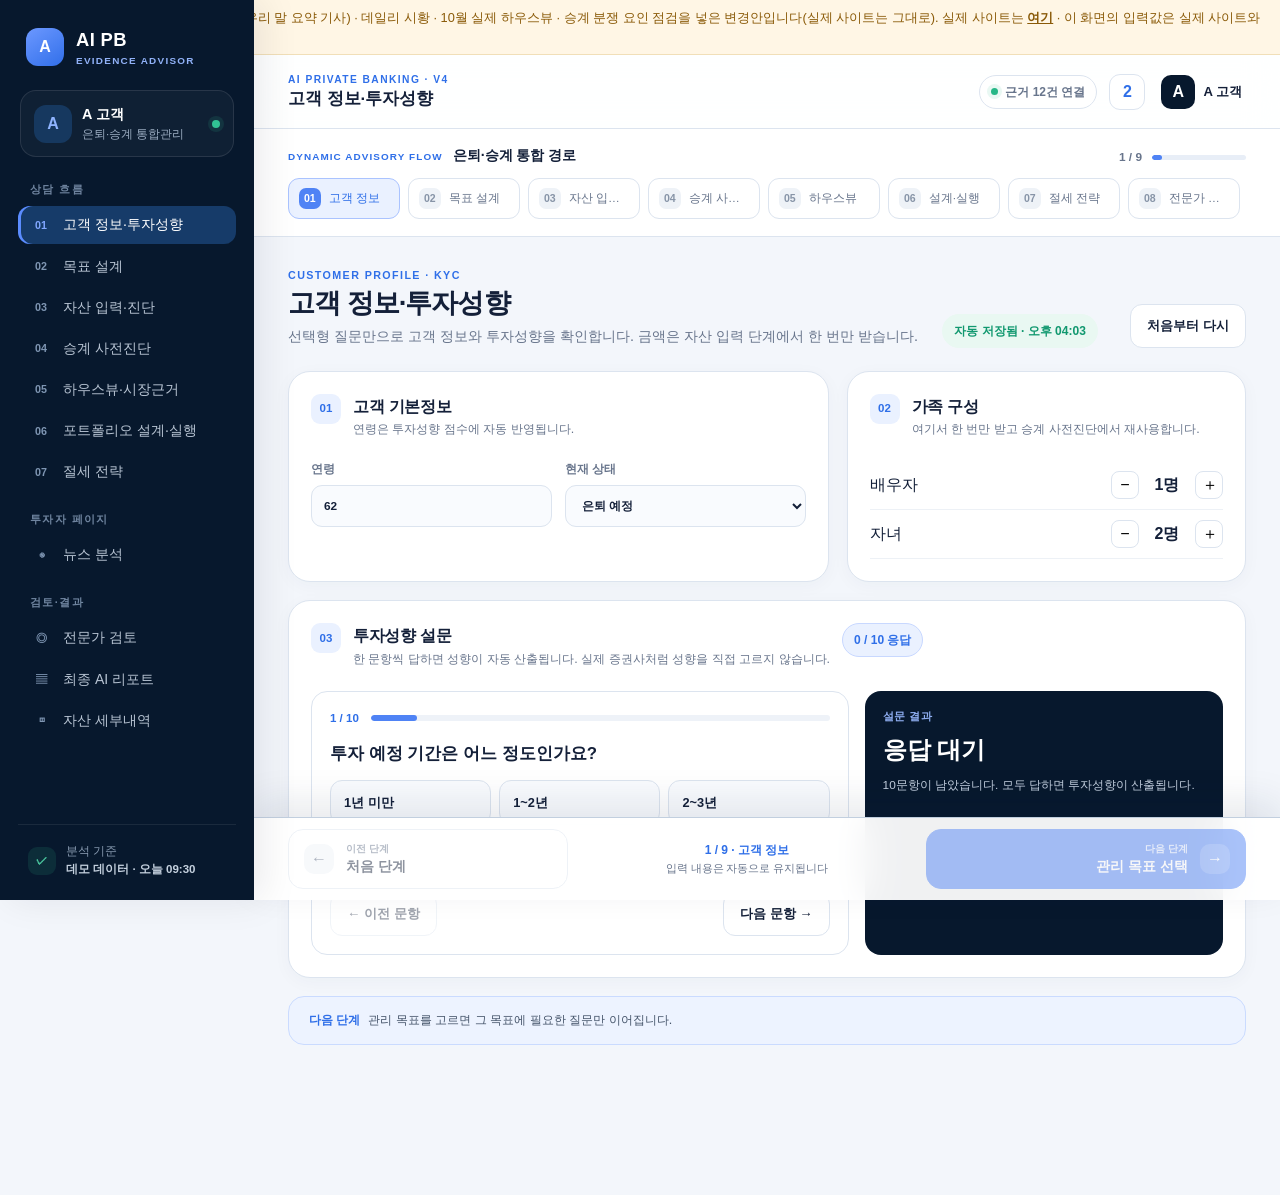
<file: docs/mockups/aipb-final.html>
<!doctype html>
<html lang="ko">
<head>
<meta charset="utf-8" />
<meta name="viewport" content="width=device-width, initial-scale=1" />
<!-- 최종 시안(한 파일): 뉴스 분석(공식·시장 먼저, 우리 말 요약 기사) · 데일리 시황 탭 · 10월 실제 하우스뷰(고객 선택 카드) · 승계 분쟁 요인 점검 · 세법 기준일 표시. preview/ 화면을 묶은 것이며 실제 사이트와 무관. 데이터는 2026-10-16 오전 값으로 고정 -->
<title>AI PB 최종 시안</title>
<style>
:root{--navy:#07182d;--navy-2:#102a4b;--blue:#4f83f5;--blue-2:#2f6fe8;--sky:#eaf1ff;--bg:#f3f6fb;--surface:#fff;--text:#142039;--muted:#68758c;--line:#dce4ef;--green:#11986f;--green-bg:#e9f8f2;--red:#e14f68;--red-bg:#fff0f3;--amber:#d88b13;--amber-bg:#fff6e5;--violet:#7356c8;--shadow:0 14px 40px rgba(35,57,88,.08);--radius:22px}
*{box-sizing:border-box}html{font-size:16px}body{margin:0;background:var(--bg);color:var(--text);font-family:Pretendard,"Noto Sans KR","Apple SD Gothic Neo",Inter,Arial,sans-serif;line-height:1.5;-webkit-font-smoothing:antialiased}button,input,select{font:inherit}button{cursor:pointer}button:focus-visible,input:focus-visible,select:focus-visible{outline:3px solid rgba(79,131,245,.28);outline-offset:2px}
.app-shell{min-height:100vh;display:flex}.sidebar{position:fixed;inset:0 auto 0 0;width:254px;background:var(--navy);color:#fff;padding:26px 18px 22px;display:flex;flex-direction:column;z-index:40;box-shadow:10px 0 35px rgba(5,19,38,.08)}.brand-wrap{display:flex;align-items:center;justify-content:space-between;padding:0 8px 22px}.brand{border:0;background:none;color:#fff;display:flex;align-items:center;gap:12px;text-align:left;padding:0}.brand-mark{display:grid;place-items:center;width:38px;height:38px;border-radius:12px;background:linear-gradient(145deg,#6c98ff,#316fea);font-weight:800}.brand strong{display:block;font-size:1.15rem;letter-spacing:.02em}.brand small{display:block;color:#91b2f8;font-size:.62rem;letter-spacing:.13em;font-weight:700}.sidebar-close{display:none;border:0;background:#173250;color:#fff;width:34px;height:34px;border-radius:10px;font-size:1.25rem}.client-mini{margin:0 2px 20px;padding:13px;border:1px solid rgba(255,255,255,.1);border-radius:16px;display:grid;grid-template-columns:38px 1fr 8px;align-items:center;gap:10px;background:rgba(255,255,255,.035)}.avatar{width:38px;height:38px;border-radius:12px;background:#16385f;display:grid;place-items:center;color:#8fb4ff;font-weight:800}.client-mini strong{display:block;font-size:.9rem}.client-mini span{display:block;color:#9aabc0;font-size:.72rem}.status-dot{width:8px;height:8px;border-radius:50%;background:#31c294;box-shadow:0 0 0 4px rgba(49,194,148,.12)}
.nav-list{display:flex;flex-direction:column;gap:4px}.nav-label{font-size:.67rem;color:#6f849f;font-weight:800;letter-spacing:.13em;margin:4px 12px 5px}.nav-label-spaced{margin-top:17px}.nav-list button{border:0;background:transparent;color:#b8c4d3;border-radius:12px;display:flex;align-items:center;gap:11px;padding:10px 12px;text-align:left;font-size:.88rem;transition:.18s}.nav-list button:hover{background:rgba(255,255,255,.06);color:#fff}.nav-list button.active{background:#163b69;color:#fff;box-shadow:inset 3px 0 #5b8cff}.nav-icon{width:22px;color:#7f96b3;font-size:1rem;text-align:center}.nav-list button.active .nav-icon{color:#81a7ff}.sidebar-foot{margin-top:auto;border-top:1px solid rgba(255,255,255,.08);padding:18px 10px 0;display:flex;gap:10px;align-items:center;color:#8799af;font-size:.72rem}.sidebar-foot strong{color:#c4d0de}.secure-mark{width:28px;height:28px;border-radius:9px;background:rgba(49,194,148,.12);color:#4fd1a5;display:grid;place-items:center;font-weight:900}
.main-shell{margin-left:254px;min-width:0;width:calc(100% - 254px)}.topbar{height:74px;background:rgba(255,255,255,.92);backdrop-filter:blur(16px);border-bottom:1px solid var(--line);display:flex;align-items:center;justify-content:space-between;padding:0 34px;position:sticky;top:0;z-index:30}.page-context{display:flex;flex-direction:column}.eyebrow{font-size:.64rem;letter-spacing:.14em;color:var(--blue-2);font-weight:800}.page-context strong{font-size:1.04rem}.top-actions{display:flex;align-items:center;gap:12px}.data-chip,.pill{display:inline-flex;align-items:center;gap:7px;padding:7px 11px;border:1px solid var(--line);border-radius:999px;background:#fff;color:var(--muted);font-size:.75rem;font-weight:700}.data-chip i{width:7px;height:7px;border-radius:50%;background:#27b787;box-shadow:0 0 0 4px rgba(39,183,135,.1)}.icon-button{width:36px;height:36px;border:1px solid var(--line);border-radius:11px;background:#fff;color:var(--blue-2);font-weight:800}.profile-button{border:0;background:none;display:flex;align-items:center;gap:8px;color:var(--text);padding:4px}.profile-button span{width:34px;height:34px;border-radius:10px;background:var(--navy);color:#fff;display:grid;place-items:center;font-weight:800}.profile-button b{font-size:.82rem}.menu-button{display:none;border:0;background:#eef3fb;border-radius:10px;width:38px;height:38px;color:var(--navy);font-size:1.1rem}
.journey{background:#fff;border-bottom:1px solid var(--line);padding:16px 34px 14px}.journey-head{display:flex;justify-content:space-between;align-items:end;margin-bottom:11px}.journey-head>div:first-child{display:flex;align-items:baseline;gap:10px}.journey-head span{font-size:.62rem;color:var(--blue-2);font-weight:800;letter-spacing:.11em}.journey-head strong{font-size:.88rem}.journey-progress{display:flex;align-items:center;gap:10px}.journey-progress b{font-size:.74rem;color:var(--muted)}.journey-progress>span{width:94px;height:5px;border-radius:999px;background:#e8eef7;overflow:hidden}.journey-progress i{display:block;width:14.28%;height:100%;background:var(--blue);border-radius:999px;transition:.25s}.journey-steps{display:grid;grid-template-columns:repeat(7,1fr);gap:8px}.journey-steps button{border:1px solid var(--line);background:#fff;border-radius:11px;padding:9px 10px;display:flex;align-items:center;gap:8px;color:var(--muted);min-width:0}.journey-steps button b{font-size:.66rem;background:#eef2f7;color:#8794a7;border-radius:7px;padding:3px 5px}.journey-steps button span{font-size:.74rem;white-space:nowrap;overflow:hidden;text-overflow:ellipsis}.journey-steps button.active{border-color:#aac3ff;background:var(--sky);color:var(--blue-2)}.journey-steps button.active b{background:var(--blue);color:#fff}.journey-steps button.complete{border-color:#cfeee4}.journey-steps button.complete b{background:var(--green-bg);color:var(--green)}
.content-area{padding:30px 34px 52px;max-width:1500px;margin:0 auto}.view{display:none;animation:fadeIn .22s ease}.view.active{display:block}@keyframes fadeIn{from{opacity:.35;transform:translateY(5px)}to{opacity:1;transform:none}}.section-heading{display:flex;align-items:flex-end;justify-content:space-between;gap:20px;margin-bottom:23px}.section-kicker{display:block;color:var(--blue-2);font-size:.67rem;font-weight:800;letter-spacing:.13em;margin-bottom:4px}.section-heading h1{font-size:1.7rem;line-height:1.2;margin:0 0 6px;letter-spacing:-.035em}.section-heading p{color:var(--muted);margin:0;font-size:.9rem}.save-state{font-size:.75rem;color:var(--green);background:var(--green-bg);padding:8px 12px;border-radius:999px;font-weight:700}.panel{background:var(--surface);border:1px solid var(--line);border-radius:var(--radius);box-shadow:0 4px 18px rgba(35,57,88,.035)}.panel-title{display:flex;align-items:flex-start;gap:12px;margin-bottom:22px}.panel-title.simple{align-items:center;justify-content:space-between;margin-bottom:20px}.panel-title h2,.panel h2{font-size:1.03rem;margin:0;letter-spacing:-.02em}.panel-title p,.panel>p{color:var(--muted);font-size:.78rem;margin:2px 0 0}.panel-index{width:30px;height:30px;border-radius:9px;display:grid;place-items:center;background:var(--sky);color:var(--blue-2);font-size:.72rem;font-weight:800}.primary,.secondary{border-radius:12px;padding:11px 16px;font-weight:800;font-size:.83rem;transition:.18s}.primary{border:1px solid var(--blue);background:var(--blue);color:#fff;box-shadow:0 7px 18px rgba(79,131,245,.2)}.primary:hover{background:#3d75e8;transform:translateY(-1px)}.secondary{border:1px solid var(--line);background:#fff;color:var(--text)}.secondary:hover{border-color:#aab8cb;background:#f9fbfe}.full{width:100%}.text-button{border:0;background:none;color:var(--blue-2);font-weight:800;font-size:.76rem}.span-two{grid-column:span 2}.positive{color:var(--green)!important}.negative{color:var(--red)!important}.warning-text{color:var(--amber)}
.profile-grid{display:grid;grid-template-columns:1.15fr .85fr;gap:18px}.form-panel{padding:22px}.field-grid{display:grid;gap:13px}.field-grid.three{grid-template-columns:repeat(3,1fr)}.field-grid.two{grid-template-columns:repeat(2,1fr)}label{font-size:.74rem;color:var(--muted);font-weight:700}.field-grid input,.field-grid select,.input-suffix{width:100%;height:42px;border:1px solid var(--line);border-radius:11px;background:#f9fbfe;color:var(--text);padding:0 12px;margin-top:6px}.input-suffix{display:flex;align-items:center;padding:0}.input-suffix input{border:0;background:transparent;margin:0;height:100%;min-width:0}.input-suffix span{padding-right:12px;color:var(--muted);font-size:.76rem}.risk-row{margin-top:18px;padding-top:16px;border-top:1px solid #edf1f6}.risk-row>div:first-child{display:flex;justify-content:space-between;font-size:.76rem}.risk-row input{width:100%;accent-color:var(--blue)}.range-labels{display:flex;justify-content:space-between;color:#98a3b3;font-size:.64rem}.choice-row{display:flex;gap:8px;margin-top:17px;flex-wrap:wrap}.choice{border:1px solid var(--line);background:#fff;color:var(--muted);border-radius:10px;padding:8px 11px;font-size:.72rem}.choice.active{border-color:#b6cbff;background:var(--sky);color:var(--blue-2);font-weight:800}.asset-inputs{display:grid;grid-template-columns:repeat(4,1fr);gap:10px}.asset-inputs label{border:1px solid var(--line);border-radius:14px;padding:12px;background:#fafcff}.asset-inputs label>span{display:block}.asset-inputs label>div{display:flex;align-items:baseline;margin-top:7px}.asset-inputs input{width:100%;min-width:0;border:0;background:transparent;font-size:1.25rem;color:var(--text);font-weight:800;padding:0}.asset-inputs small{white-space:nowrap}.asset-inputs .debt input{color:var(--red)}.family-row{display:flex;align-items:center;justify-content:space-between;padding:10px 0;border-bottom:1px solid #edf1f6}.stepper{display:flex;align-items:center;gap:13px}.stepper button{width:28px;height:28px;border:1px solid var(--line);background:#fff;border-radius:8px}.stepper b{min-width:30px;text-align:center}.profile-summary{border-radius:var(--radius);background:var(--navy);color:#fff;padding:22px;display:flex;flex-direction:column;justify-content:center}.profile-summary>span{color:#92b7ff;font-size:.72rem;font-weight:800}.profile-summary>strong{font-size:2rem;margin:4px 0}.profile-summary p{color:#aab8ca;font-size:.76rem;margin:0 0 18px}
.kpi-grid{display:grid;grid-template-columns:repeat(4,1fr);gap:14px;margin-bottom:18px}.kpi-card{background:#fff;border:1px solid var(--line);border-radius:18px;padding:18px 20px}.kpi-card>span{display:block;color:var(--muted);font-size:.75rem;font-weight:700}.kpi-card strong{display:block;font-size:1.55rem;margin:4px 0}.kpi-card small{color:#97a2b2;font-size:.7rem}.kpi-card.dark{background:var(--navy);color:#fff;border-color:var(--navy)}.kpi-card.dark>span{color:#85aaf6}.kpi-card.dark small{color:#a7b5c7}.dashboard-grid{display:grid;grid-template-columns:1.35fr .65fr;gap:18px}.allocation-card,.alert-panel{padding:22px}.allocation-body{display:grid;grid-template-columns:210px 1fr;align-items:center;gap:24px}.donut{width:176px;height:176px;border-radius:50%;background:conic-gradient(var(--navy) 0 50%,var(--blue) 50% 70%,#77a5ff 70% 80%,#9bbaf7 80% 92%,#d0dced 92% 100%);display:grid;place-items:center;position:relative;margin:auto}.donut:after{content:"";position:absolute;width:104px;height:104px;border-radius:50%;background:#fff}.donut div{position:relative;z-index:1;text-align:center}.donut strong{display:block;font-size:1.45rem}.donut span{font-size:.7rem;color:var(--muted)}.legend-list>div{display:grid;grid-template-columns:10px 1fr 70px 40px;align-items:center;gap:9px;padding:9px 0;border-bottom:1px solid #edf1f6;font-size:.76rem}.legend-list b,.legend-list em{text-align:right}.legend-list em{font-style:normal;color:var(--muted)}.legend{width:8px;height:8px;border-radius:3px}.legend.re,.asset-dot.re{background:var(--navy)}.legend.stock,.asset-dot.stock{background:var(--blue)}.legend.bond,.asset-dot.bond{background:#77a5ff}.legend.alt,.asset-dot.alt{background:#9bbaf7}.legend.cash,.asset-dot.cash{background:#c9d8ed}.count-badge{width:26px;height:26px;border-radius:8px;background:var(--red-bg);color:var(--red);display:grid;place-items:center;font-size:.72rem;font-weight:800}.alert-item{width:100%;border:0;border-bottom:1px solid #edf1f6;background:none;padding:13px 0;display:grid;grid-template-columns:56px 1fr 12px;gap:10px;align-items:center;text-align:left}.alert-item>span{border-radius:9px;text-align:center;padding:6px 5px;font-size:.66rem;font-weight:800}.alert-item.danger>span{background:var(--red-bg);color:var(--red)}.alert-item.warning>span{background:var(--amber-bg);color:var(--amber)}.alert-item.info>span{background:var(--sky);color:var(--blue-2)}.alert-item strong,.alert-item small{display:block}.alert-item strong{font-size:.79rem}.alert-item small{font-size:.67rem;color:var(--muted);margin-top:2px}.alert-item>b{color:#98a3b3}.insight-banner{background:linear-gradient(105deg,#0b203b,#14375f);border-radius:20px;color:#fff;padding:20px 22px;display:grid;grid-template-columns:48px 1fr auto;gap:16px;align-items:center}.insight-icon{width:48px;height:48px;border-radius:14px;background:rgba(83,137,255,.18);color:#82a7ff;display:grid;place-items:center;font-weight:900}.insight-banner span{font-size:.7rem;color:#8fb4ff;font-weight:800}.insight-banner strong{display:block;font-size:.98rem;margin:2px 0}.insight-banner p{margin:0;color:#aebdce;font-size:.74rem}
.asset-ledger{display:grid;grid-template-columns:1fr 300px;gap:18px}.asset-ledger>.panel{padding:22px}.stack{display:flex;flex-direction:column;gap:14px}.compact{padding:20px}.card-label{color:var(--muted);font-size:.72rem;font-weight:800}.big-number{display:block;font-size:1.8rem;margin:4px 0}.compact p{line-height:1.75}.ledger-row{display:grid;grid-template-columns:42px 1fr 90px 55px;align-items:center;gap:12px;padding:13px 0;border-bottom:1px solid #edf1f6}.ledger-row:last-child{border-bottom:0}.asset-symbol{width:38px;height:38px;border-radius:12px;display:grid;place-items:center;font-size:.66rem;font-weight:900}.asset-symbol.navy{background:#e9edf3;color:var(--navy)}.asset-symbol.blue{background:var(--sky);color:var(--blue-2)}.asset-symbol.sky{background:#edf5ff;color:#5d91de}.asset-symbol.violet{background:#f1edff;color:var(--violet)}.asset-symbol.mint{background:var(--green-bg);color:var(--green)}.ledger-row strong,.ledger-row small{display:block}.ledger-row strong{font-size:.84rem}.ledger-row small{font-size:.68rem;color:var(--muted)}.ledger-row>b,.ledger-row>em{text-align:right}.ledger-row>em{font-style:normal;color:var(--muted);font-size:.75rem}.pill.positive{background:var(--green-bg);border:0}.pill.info{background:var(--sky);border-color:#c8d8ff;color:var(--blue-2)}.pill.success{background:var(--green-bg);border-color:#c9eddf;color:var(--green)}
.segmented{display:flex;border:1px solid var(--line);padding:4px;border-radius:12px;background:#fff}.segmented button{border:0;background:transparent;border-radius:8px;padding:7px 15px;color:var(--muted);font-size:.74rem;font-weight:800}.segmented button.active{background:var(--sky);color:var(--blue-2)}.analysis-grid{display:grid;grid-template-columns:1fr 285px;gap:18px}.allocation-compare{padding:24px;grid-row:span 2}.compare-head{display:flex;justify-content:flex-end;gap:17px;color:var(--muted);font-size:.7rem}.compare-head>div{display:flex;align-items:center;gap:5px}.current-key,.target-key,.compare-key i,.compare-key b{display:inline-block;width:14px;height:5px;border-radius:2px}.current-key,.compare-key i{background:#aeb9c8}.target-key,.compare-key b{background:var(--blue)}.compare-row{display:grid;grid-template-columns:78px 1fr 43px 43px;gap:12px;align-items:center;margin:26px 0}.compare-row>span,.final-row>span{font-size:.78rem;font-weight:800}.compare-row>div,.final-row>div{height:29px;position:relative}.compare-row i,.compare-row b,.final-row i,.final-row b{position:absolute;left:0;height:8px;border-radius:0 5px 5px 0;width:var(--w)}.compare-row i,.final-row i{top:1px;background:#abb7c7}.compare-row b,.final-row b{bottom:1px;background:var(--blue)}.compare-row em,.compare-row strong,.final-row em,.final-row strong{text-align:right;font-style:normal;font-size:.74rem}.compare-row em,.final-row em{color:var(--muted)}.compare-row strong,.final-row strong{color:var(--blue-2)}.risk-card{border-radius:var(--radius);background:var(--navy);color:#fff;padding:24px}.risk-card>span,.liquidity-result>span{font-size:.65rem;color:#86abf6;font-weight:800;letter-spacing:.11em}.risk-card h2{font-size:1.3rem;margin:13px 0 8px}.risk-card p{color:#aab7c8;font-size:.76rem}.risk-score{border-top:1px solid #28415f;margin-top:22px;padding-top:16px;display:flex;align-items:baseline;gap:5px}.risk-score span{margin-right:auto;color:#93a6bc;font-size:.72rem}.risk-score strong{font-size:1.8rem}.risk-score em{font-size:.7rem;color:#8396ad}.metrics-card{padding:22px}.metrics-card h2{margin-bottom:14px}.metrics-card>div{display:grid;grid-template-columns:1fr 55px 20px 55px;align-items:center;padding:9px 0;border-bottom:1px solid #edf1f6;font-size:.75rem}.metrics-card>div>i{font-style:normal;text-align:center;color:#9ba7b7}.metrics-card>div>b,.metrics-card>div>strong{text-align:right}.metrics-card p{background:var(--green-bg);color:var(--green);padding:11px;border-radius:11px;line-height:1.5}.bottom-action{margin-top:18px;background:#edf3ff;border:1px solid #cadbff;border-radius:16px;padding:14px 16px 14px 20px;display:flex;align-items:center;justify-content:space-between;gap:20px}.bottom-action p{margin:0;font-size:.78rem;color:#45546a}.bottom-action p strong{color:var(--blue-2);margin-right:8px}
.market-grid{display:grid;grid-template-columns:1.1fr .9fr;gap:18px}.regime-card,.house-view,.news-panel{padding:22px}.regime-badge{background:var(--amber-bg);color:var(--amber);padding:7px 10px;border-radius:10px;font-size:.72rem;font-weight:800}.quadrant{display:grid;grid-template-columns:repeat(2,1fr);gap:9px}.quadrant>div{position:relative;padding:16px;border-radius:14px;background:#f7f9fc;border:1px solid #e8edf4}.quadrant span,.quadrant small{display:block}.quadrant span{font-size:.8rem;font-weight:800}.quadrant small{font-size:.66rem;color:var(--muted);margin-top:3px}.quadrant .active{border-color:#a9c2ff;background:var(--sky)}.quadrant .active span{color:var(--blue-2)}.quadrant b{position:absolute;right:10px;top:10px;font-size:.6rem;background:var(--blue);color:#fff;border-radius:999px;padding:3px 7px}.house-view h2{margin-bottom:18px}.view-line{display:grid;grid-template-columns:50px 1fr 82px;gap:10px;align-items:center;padding:13px 0;border-bottom:1px solid #edf1f6;font-size:.76rem}.view-line>span{color:var(--muted)}.view-line em{font-style:normal;color:var(--blue-2);font-size:.66rem;text-align:right}.view-summary{margin-top:18px;background:var(--navy);color:#fff;border-radius:14px;padding:15px;font-size:.78rem}.news-grid{display:grid;grid-template-columns:repeat(3,1fr);gap:12px}.news-grid>div{padding:15px;border-radius:14px;border:1px solid #e8edf4}.signal{display:inline-block;padding:4px 7px;border-radius:7px;font-size:.62rem;font-weight:800}.negative-bg{background:var(--red-bg);color:var(--red)}.positive-bg{background:var(--green-bg);color:var(--green)}.neutral-bg{background:#eef2f7;color:var(--muted)}.news-grid strong,.news-grid p{display:block}.news-grid strong{font-size:.8rem;margin-top:9px}.news-grid p{font-size:.68rem;margin:3px 0;color:var(--muted)}
.switch-row{display:flex;align-items:center;gap:12px}.switch-row span{text-align:right}.switch-row b,.switch-row small{display:block}.switch-row b{font-size:.76rem}.switch-row small{font-size:.65rem;color:var(--muted)}.switch-row input,.toggle input{display:none}.switch-row>i,.toggle i{width:45px;height:25px;background:#ccd6e3;border-radius:999px;display:block;position:relative;transition:.2s}.switch-row>i:after,.toggle i:after{content:"";position:absolute;width:19px;height:19px;left:3px;top:3px;background:#fff;border-radius:50%;box-shadow:0 2px 6px rgba(0,0,0,.15);transition:.2s}.switch-row input:checked+i,.toggle input:checked+i{background:var(--blue)}.switch-row input:checked+i:after,.toggle input:checked+i:after{transform:translateX(20px)}.market-strip{background:var(--navy);border-radius:17px;color:#fff;display:flex;align-items:center;gap:14px;padding:16px 20px;margin-bottom:18px}.market-strip span{color:#85aaf6;font-size:.71rem;font-weight:800;margin-right:14px}.market-strip strong{font-size:.8rem}.market-strip i{width:4px;height:4px;border-radius:50%;background:#526984}.market-strip em{margin-left:auto;font-style:normal;color:#aab8c9;font-size:.68rem}.table-panel{overflow:hidden}.table-scroll{overflow:auto}table{border-collapse:collapse;width:100%;min-width:720px}th{background:#f8fafc;color:var(--muted);font-size:.7rem;text-align:right;padding:13px 18px;border-bottom:1px solid var(--line)}th:first-child{text-align:left}td{padding:16px 18px;border-bottom:1px solid #edf1f6;font-size:.78rem;text-align:right}td:first-child{text-align:left}tbody tr:last-child td{border-bottom:0}.asset-dot{width:8px;height:8px;border-radius:3px;display:inline-block;margin-right:9px}.target{color:var(--blue-2);font-weight:800}.strong{font-weight:800}.action{display:inline-block;padding:5px 10px;border-radius:8px;font-size:.68rem;font-weight:800}.action.sell{background:var(--red-bg);color:var(--red)}.action.buy{background:var(--green-bg);color:var(--green)}.action.hold{background:var(--sky);color:var(--blue-2)}.trade-summary{margin-top:18px;display:grid;grid-template-columns:1fr 1fr auto;gap:14px}.trade-summary>div{background:#fff;border:1px solid var(--line);border-radius:15px;padding:13px 16px;display:grid;grid-template-columns:1fr auto;align-items:center}.trade-summary span{font-size:.7rem;color:var(--muted)}.trade-summary strong{font-size:1rem}.trade-summary small{grid-column:1/-1;font-size:.65rem;color:#99a4b3}.trade-summary .primary{min-width:190px}
.tax-grid{display:grid;grid-template-columns:1fr 300px;gap:18px}.account-map,.tax-impact{padding:23px}.account-map>p{margin-bottom:18px}.account-row{display:grid;grid-template-columns:50px 1fr 80px;gap:13px;align-items:center;padding:14px 0;border-bottom:1px solid #edf1f6}.account-icon{width:46px;height:46px;border-radius:13px;display:grid;place-items:center;font-size:.67rem;font-weight:900}.account-icon.blue{background:var(--sky);color:var(--blue-2)}.account-icon.violet{background:#f2edff;color:var(--violet)}.account-icon.navy{background:#e9edf3;color:var(--navy)}.account-row strong,.account-row small{display:block}.account-row small{font-size:.68rem;color:var(--muted)}.account-row>b{text-align:right}.tax-impact{background:var(--navy);color:#fff;border:0}.tax-impact .card-label{color:#89acf3}.tax-impact>strong{display:block;font-size:1.25rem;margin:15px 0 23px}.tax-impact>strong b{font-size:2rem;color:#74dcba}.tax-impact>div{display:flex;justify-content:space-between;padding:11px 0;border-bottom:1px solid #29415e;font-size:.76rem}.tax-impact>p{color:#aab8c9;margin-top:18px;line-height:1.6}
.notice-bar{display:flex;align-items:center;gap:12px;border:1px solid var(--line);background:#fff;border-radius:14px;padding:12px 16px;margin-bottom:15px;font-size:.75rem}.notice-bar b{color:var(--blue-2)}.notice-bar span{color:var(--muted)}.notice-bar button{margin-left:auto;border:0;background:none;color:var(--blue-2);font-weight:800}.scenario-panel tbody tr{transition:.18s}.scenario-panel tbody tr.selected{background:#edf3ff}.scenario-panel tbody tr.selected td{color:var(--blue-2);font-weight:700}.recommended{font-size:.58rem;color:var(--green);background:var(--green-bg);border-radius:7px;padding:4px 6px;margin-left:6px}.scenario-select{border:1px solid var(--line);border-radius:8px;padding:6px 9px;background:#fff;color:var(--muted);font-size:.66rem;font-weight:800}.selected .scenario-select{background:var(--blue);color:#fff;border-color:var(--blue)}.scenario-summary{display:grid;grid-template-columns:1fr 1fr 1fr auto;gap:12px;align-items:center;margin-top:15px;background:#fff;border:1px solid var(--line);border-radius:17px;padding:16px 18px}.scenario-summary>div{padding-right:12px;border-right:1px solid #edf1f6}.scenario-summary span,.scenario-summary strong,.scenario-summary small{display:block}.scenario-summary span{font-size:.68rem;color:var(--muted)}.scenario-summary strong{font-size:.9rem;margin:2px 0}.scenario-summary small{font-size:.62rem;color:var(--green)}.legal-note{font-size:.69rem;color:var(--amber);background:var(--amber-bg);border:1px solid #f4d89b;padding:12px 15px;border-radius:13px;margin:15px 0 0}
.review-steps{display:flex;align-items:center;margin-bottom:18px}.review-steps>div{flex:1;background:#fff;border:1px solid var(--line);border-radius:16px;padding:15px;display:grid;grid-template-columns:32px 1fr;gap:0 10px;align-items:center}.review-steps>i{width:28px;height:2px;background:var(--line)}.review-steps b{grid-row:span 2;width:32px;height:32px;border-radius:10px;background:#eef2f7;color:var(--muted);display:grid;place-items:center}.review-steps span{font-size:.75rem;font-weight:800}.review-steps strong{font-size:.67rem;color:var(--muted)}.review-steps .done b{background:var(--green-bg);color:var(--green)}.review-steps .done strong{color:var(--green)}.review-steps .current{border-color:#aec5ff;background:var(--sky)}.review-steps .current b{background:var(--blue);color:#fff}.review-steps .current strong{color:var(--blue-2)}.expert-grid{display:grid;grid-template-columns:1fr 330px;gap:18px}.expert-opinion{background:var(--navy);border-radius:var(--radius);padding:25px;color:#fff}.expert-opinion>div{display:flex;justify-content:space-between;align-items:center}.expert-opinion>div span{color:#8eaff0;font-size:.72rem;font-weight:800}.expert-opinion em{font-style:normal;background:#15385f;color:#d8e4f5;padding:6px 10px;border-radius:9px;font-size:.66rem}.expert-opinion h2{font-size:1.2rem;margin:17px 0}.expert-opinion ul{list-style:none;padding:0;margin:0}.expert-opinion li{display:flex;justify-content:space-between;padding:13px 0;border-bottom:1px solid #29415e;font-size:.79rem}.expert-opinion li span{color:#94a7bd}.expert-opinion p{font-size:.7rem;color:#9eafc2;margin:16px 0 0}.document-card{padding:24px}.doc-icon{display:grid;place-items:center;width:46px;height:46px;border-radius:13px;background:var(--sky);color:var(--blue-2);font-size:.65rem;font-weight:900;margin-bottom:15px}.document-card>strong{display:block;font-size:.84rem;margin-top:18px}.document-card>p{line-height:1.8;margin-bottom:18px}.document-card button+button{margin-top:9px}
.constraint-grid{display:grid;grid-template-columns:repeat(3,1fr);gap:14px;margin-bottom:18px}.constraint-grid article{background:#fff;border:1px solid var(--line);border-radius:16px;padding:17px 19px}.constraint-grid span,.constraint-grid strong,.constraint-grid small{display:block}.constraint-grid span{font-size:.68rem;color:var(--muted)}.constraint-grid strong{font-size:.9rem;margin:3px 0}.constraint-grid small{font-size:.64rem;color:var(--blue-2)}.report-grid{display:grid;grid-template-columns:1fr 330px;gap:18px}.final-allocation{padding:24px}.compare-key{display:flex;gap:14px;color:var(--muted);font-size:.67rem}.compare-key span{display:flex;align-items:center;gap:5px}.final-row{display:grid;grid-template-columns:72px 1fr 42px 42px;gap:12px;align-items:center;margin:19px 0}.liquidity-result{background:var(--navy);color:#fff;border-radius:var(--radius);padding:26px}.liquidity-result h2{font-size:1.25rem;margin:18px 0 24px}.liquidity-result h2 strong{font-size:2rem}.liquidity-result>div{display:flex;justify-content:space-between;border-top:1px solid #29415e;padding:12px 0;font-size:.75rem}.liquidity-result>div span{color:#91a4bb}.liquidity-result p{color:#a9b7c8;font-size:.7rem;line-height:1.65}.approval-bar{margin-top:18px;background:#fff;border:1px solid var(--line);border-radius:17px;padding:15px 16px 15px 20px;display:flex;justify-content:space-between;align-items:center;gap:20px}.approval-bar span,.approval-bar strong{display:block}.approval-bar span{font-size:.67rem;color:var(--blue-2);font-weight:800}.approval-bar strong{font-size:.86rem}.settings-panel{max-width:760px}.settings-panel>div{display:flex;justify-content:space-between;align-items:center;padding:20px 22px;border-bottom:1px solid #edf1f6}.settings-panel>div:last-child{border-bottom:0}.settings-panel strong,.settings-panel small{display:block}.settings-panel small{color:var(--muted);font-size:.7rem;margin-top:2px}.toggle{cursor:pointer}
dialog{border:0;padding:0;background:transparent;max-width:460px;width:calc(100% - 32px)}dialog::backdrop{background:rgba(4,15,30,.58);backdrop-filter:blur(5px)}.dialog-card{background:#fff;border-radius:24px;padding:28px;position:relative;box-shadow:0 30px 90px rgba(6,20,40,.25);text-align:center}.dialog-close{position:absolute;right:18px;top:14px;border:0;background:none;font-size:1.4rem;color:var(--muted)}.dialog-icon{display:grid;place-items:center;width:54px;height:54px;border-radius:17px;background:var(--green-bg);color:var(--green);font-size:1.4rem;font-weight:900;margin:0 auto 16px}.dialog-card h2{font-size:1.25rem;margin:0 0 8px}.dialog-card>p{font-size:.78rem;color:var(--muted)}.dialog-summary{background:#f7f9fc;border-radius:14px;padding:13px 16px;margin:18px 0;text-align:left}.dialog-summary span{display:flex;justify-content:space-between;font-size:.75rem;padding:5px 0}.dialog-actions{display:grid;grid-template-columns:1fr 1fr;gap:10px}.toast{position:fixed;right:28px;bottom:28px;background:var(--navy);color:#fff;border-radius:14px;padding:13px 17px;display:flex;align-items:center;gap:10px;box-shadow:var(--shadow);z-index:100;opacity:0;transform:translateY(12px);pointer-events:none;transition:.25s}.toast.show{opacity:1;transform:none}.toast span{width:25px;height:25px;border-radius:8px;background:rgba(70,204,158,.16);color:#5cddb2;display:grid;place-items:center}.toast p{margin:0;font-size:.78rem}
@media(max-width:1180px){.journey-steps{overflow:auto;display:flex;padding-bottom:3px}.journey-steps button{min-width:125px}.kpi-grid{grid-template-columns:repeat(2,1fr)}.dashboard-grid,.market-grid{grid-template-columns:1fr}.span-two{grid-column:span 1}.analysis-grid{grid-template-columns:1fr 255px}.asset-inputs{grid-template-columns:repeat(2,1fr)}.scenario-summary{grid-template-columns:1fr 1fr}.scenario-summary .primary{grid-column:span 2}.review-steps>i{width:12px}}
@media(max-width:980px){.sidebar{transform:translateX(-100%);transition:.25s}.sidebar.open{transform:none}.sidebar-close,.menu-button{display:block}.main-shell{margin-left:0;width:100%}.topbar{padding:0 20px}.journey{padding-left:20px;padding-right:20px}.content-area{padding:25px 20px 44px}.profile-grid,.asset-ledger,.tax-grid,.expert-grid,.report-grid{grid-template-columns:1fr}.profile-summary{min-height:180px}.review-steps{overflow:auto;padding-bottom:5px}.review-steps>div{min-width:175px}.analysis-grid{grid-template-columns:1fr 1fr}.allocation-compare{grid-column:span 2}.top-actions .data-chip{display:none}}
@media(max-width:700px){html{font-size:15px}.topbar{height:66px}.page-context .eyebrow,.profile-button b{display:none}.journey-head>div:first-child span{display:none}.journey-progress>span{width:70px}.section-heading{align-items:flex-start;flex-direction:column}.section-heading h1{font-size:1.5rem}.kpi-grid,.dashboard-grid,.analysis-grid,.constraint-grid{grid-template-columns:1fr}.allocation-compare{grid-column:span 1}.allocation-body{grid-template-columns:1fr}.donut{width:150px;height:150px}.field-grid.three,.field-grid.two{grid-template-columns:1fr}.asset-inputs{grid-template-columns:1fr 1fr}.insight-banner{grid-template-columns:42px 1fr}.insight-banner .primary{grid-column:span 2}.market-strip{overflow:auto;white-space:nowrap}.market-strip em{display:none}.news-grid{grid-template-columns:1fr}.trade-summary{grid-template-columns:1fr}.trade-summary .primary{min-width:0}.scenario-summary{grid-template-columns:1fr}.scenario-summary>div{border-right:0;border-bottom:1px solid #edf1f6;padding:0 0 10px}.scenario-summary .primary{grid-column:span 1}.review-steps>i{display:none}.constraint-grid{grid-template-columns:1fr}.bottom-action,.approval-bar{align-items:flex-start;flex-direction:column}.bottom-action .primary,.approval-bar .primary{width:100%}.toast{left:18px;right:18px;bottom:18px}.top-actions .icon-button{display:none}.content-area{padding-left:14px;padding-right:14px}.journey{padding-left:14px;padding-right:14px}.ledger-row{grid-template-columns:38px 1fr 70px}.ledger-row>em{display:none}}

.sidebar{overflow-y:auto}
.nav-list button{padding-top:8px;padding-bottom:8px}
.nav-icon{font-size:.67rem;font-weight:900}
.journey-steps{display:flex;overflow-x:auto;scrollbar-width:thin;padding-bottom:3px}
.journey-steps button{flex:1 0 112px}
.journey-progress i{width:11.11%}
[hidden]{display:none!important}
.micro-note{margin-top:15px;padding:11px 13px;border-radius:11px;background:#f5f8fc;color:var(--muted);font-size:.72rem;line-height:1.55}
.asset-entry-grid{display:grid;grid-template-columns:repeat(5,1fr);gap:10px}
.asset-entry-grid label{min-width:0;border:1px solid var(--line);border-radius:14px;padding:12px;background:#fafcff}
.asset-entry-grid label>span,.asset-entry-grid label>small{display:block}
.asset-entry-grid label>span{color:var(--text);font-size:.75rem;font-weight:800}
.asset-entry-grid label>small{margin-top:3px;color:var(--muted);font-size:.65rem;font-weight:500;white-space:nowrap;overflow:hidden;text-overflow:ellipsis}
.asset-entry-grid input{width:100%;border:0;background:transparent;color:var(--text);font-size:1.25rem;font-weight:900;padding:6px 0 0}
.asset-entry-grid .illiquid{border-color:#d7ccf5;background:#faf8ff}
.asset-entry-grid .debt-entry{border-color:#f0ccd4;background:#fff8fa}
.asset-entry-grid .debt-entry input{color:var(--red)}
.profile-summary-horizontal{display:grid;grid-template-columns:repeat(3,1fr) auto;align-items:center;gap:18px}
.profile-summary-horizontal>div{padding-right:18px;border-right:1px solid #29415e}
.profile-summary-horizontal>div span,.profile-summary-horizontal>div strong{display:block}
.profile-summary-horizontal>div span{color:#92b7ff;font-size:.69rem;font-weight:800}
.profile-summary-horizontal>div strong{font-size:1.45rem;margin-top:2px}
.profile-summary-horizontal .primary{min-width:190px}
.route-chip{display:inline-flex;align-items:center;padding:8px 13px;border-radius:999px;background:var(--navy);color:#fff;font-size:.74rem;font-weight:800}
.goal-grid{display:grid;grid-template-columns:repeat(4,1fr);gap:13px;margin-bottom:18px}
.goal-card{position:relative;min-height:156px;border:1px solid var(--line);border-radius:18px;background:#fff;padding:18px;display:flex;flex-direction:column;align-items:flex-start;cursor:pointer;transition:.18s;box-shadow:0 4px 18px rgba(35,57,88,.025)}
.goal-card:hover{transform:translateY(-2px);border-color:#b6c9ee}
.goal-card.selected{border-color:#93b2fa;background:linear-gradient(145deg,#f7faff,#edf3ff);box-shadow:0 12px 26px rgba(60,105,205,.11)}
.goal-card input{position:absolute;opacity:0;pointer-events:none}
.goal-icon{display:grid;place-items:center;width:38px;height:38px;border-radius:12px;background:#eef2f7;color:#63728a;font-size:.75rem;font-weight:900;margin-bottom:14px}
.goal-card.selected .goal-icon{background:var(--blue);color:#fff}
.goal-card strong{font-size:.94rem;color:var(--text)}
.goal-card small{margin-top:6px;color:var(--muted);font-size:.71rem;line-height:1.55;font-weight:500}
.conditional-plan-grid{display:grid;grid-template-columns:repeat(2,1fr);gap:18px}
.plan-card{padding:22px}
.plan-result{margin-top:17px;padding:14px 16px;border-radius:13px;background:var(--navy);color:#fff;display:grid;grid-template-columns:1fr auto;gap:2px 12px;align-items:center}
.plan-result span{color:#8eadf0;font-size:.68rem;font-weight:800}
.plan-result strong{font-size:1.12rem}
.plan-result small{grid-column:1/-1;color:#a8b5c7;font-size:.65rem}
.precheck-list>div{display:flex;align-items:center;justify-content:space-between;border-bottom:1px solid #edf1f6;padding:11px 0;font-size:.76rem}
.precheck-list span{color:var(--muted)}
.precheck-list+button{margin-top:14px}
.empty-goal-card{grid-column:1/-1;padding:22px;display:flex;align-items:center;gap:15px}
.empty-goal-card>span{display:grid;place-items:center;width:44px;height:44px;border-radius:13px;background:#eef2f7;color:#67768c;font-weight:900}
.empty-goal-card h2,.empty-goal-card p{margin:0}
.empty-goal-card p{color:var(--muted);font-size:.76rem;margin-top:3px}
.transfer-layout{display:grid;grid-template-columns:1.05fr .95fr;gap:18px}
.allocation-editor,.liquidity-planner,.scenario-mini{padding:22px}
.sum-badge{padding:7px 10px;border-radius:10px;background:var(--green-bg);color:var(--green);font-size:.68rem;font-weight:900}
.sum-badge.invalid{background:var(--red-bg);color:var(--red)}
.heir-input{display:grid;grid-template-columns:1fr 115px;gap:14px;align-items:center;border-bottom:1px solid #edf1f6;padding:12px 0}
.heir-input>div:first-child span,.heir-input>div:first-child small{display:block}
.heir-input>div:first-child span{font-size:.8rem;font-weight:800}
.heir-input>div:first-child small{font-size:.67rem;color:var(--muted)}
.heir-input .input-suffix{margin:0}
.allocation-editor>.secondary{margin-top:16px}
.risk-flag-card{border-radius:var(--radius);padding:24px;background:linear-gradient(145deg,#0b203b,#143a63);color:#fff;box-shadow:var(--shadow)}
.risk-flag-card>span{font-size:.64rem;color:#88aef5;font-weight:900;letter-spacing:.12em}
.risk-flag-card h2{font-size:1.32rem;margin:15px 0 7px}
.risk-flag-card p{font-size:.75rem;color:#a8b8cb;line-height:1.65}
.risk-flag-card ul{list-style:none;padding:0;margin:20px 0 0}
.risk-flag-card li{display:flex;justify-content:space-between;gap:12px;padding:12px 0;border-top:1px solid #2b4666;font-size:.74rem}
.risk-flag-card li span{color:#9eb0c5}
.risk-flag-card.high{background:linear-gradient(145deg,#3b1520,#692839)}
.risk-flag-card.low{background:linear-gradient(145deg,#0b2e2b,#125044)}
.constraint-checks{display:grid;gap:9px;margin:17px 0}
.constraint-checks label{padding:10px 12px;border:1px solid var(--line);border-radius:11px;background:#f9fbfe;color:var(--text);font-size:.72rem}
.constraint-checks input{accent-color:var(--blue);margin-right:7px}
.liquidity-gap{display:flex;align-items:center;gap:9px;padding:13px;border-radius:12px;background:var(--sky);font-size:.7rem}
.liquidity-gap strong{color:var(--blue-2)}
.liquidity-gap i{margin:0 auto;color:#8ca0bd;font-style:normal}
.scenario-mini h2{margin:0 0 12px}
.scenario-choice{width:100%;border:1px solid var(--line);background:#fff;border-radius:13px;padding:11px;display:grid;grid-template-columns:34px 1fr auto;align-items:center;gap:10px;text-align:left;margin-top:8px}
.scenario-choice>span{width:34px;height:34px;border-radius:10px;background:#eef2f7;color:var(--muted);display:grid;place-items:center;font-size:.7rem;font-weight:900}
.scenario-choice strong,.scenario-choice small{display:block}
.scenario-choice strong{font-size:.75rem}
.scenario-choice small{font-size:.64rem;color:var(--muted)}
.scenario-choice>b{font-size:.64rem;color:#9aa5b4}
.scenario-choice.active{border-color:#a6bfff;background:var(--sky)}
.scenario-choice.active>span{background:var(--blue);color:#fff}
.scenario-choice.active>b{color:var(--blue-2)}
.constraint-strip{background:linear-gradient(105deg,#0b203b,#153d69);border-radius:20px;color:#fff;padding:18px 20px;display:grid;grid-template-columns:repeat(4,1fr) auto;gap:14px;align-items:center}
.constraint-strip>div{padding-right:14px;border-right:1px solid #304d6e}
.constraint-strip span,.constraint-strip strong{display:block}
.constraint-strip span{color:#8aacef;font-size:.65rem;font-weight:800}
.constraint-strip strong{font-size:.82rem;margin-top:3px}
.v3-donut{background:conic-gradient(var(--navy) 0 50%,var(--blue) 50% 70%,#77a5ff 70% 80%,var(--violet) 80% 88%,#9bbaf7 88% 92%,#d0dced 92% 100%)}
.asset-universe-grid{display:grid;grid-template-columns:repeat(3,1fr);gap:16px}
.asset-class-card{background:#fff;border:1px solid var(--line);border-radius:18px;padding:19px;display:grid;grid-template-columns:45px 1fr;gap:12px;box-shadow:0 4px 18px rgba(35,57,88,.035)}
.asset-class-card h2,.asset-class-card p{margin:0}
.asset-class-card h2{font-size:.95rem}
.asset-class-card p{color:var(--muted);font-size:.7rem;margin-top:2px}
.asset-class-card ul{grid-column:1/-1;list-style:none;margin:7px 0 0;padding:0;display:flex;flex-wrap:wrap;gap:7px}
.asset-class-card li{font-size:.64rem;padding:5px 8px;border-radius:8px;background:#f2f5f9;color:#627088}
.asset-class-card.pef-card{border-color:#d7ccf5;background:linear-gradient(145deg,#fff,#faf8ff)}
.etf-table-card{margin-top:18px;padding:22px}
.evidence-hero{background:radial-gradient(circle at 85% 0,rgba(89,138,255,.28),transparent 33%),linear-gradient(120deg,#07182d,#11365f);border-radius:23px;color:#fff;padding:24px 26px;display:grid;grid-template-columns:1fr auto;gap:24px;align-items:center;box-shadow:0 18px 45px rgba(7,24,45,.15)}
.decision-label{font-size:.64rem;letter-spacing:.14em;color:#8daff1;font-weight:900}
.decision-line{display:flex;align-items:baseline;gap:12px;margin:8px 0}
.decision-line strong{font-size:2rem;letter-spacing:-.03em}
.decision-line i{font-style:normal;color:#6380a0}
.decision-line b{font-size:1rem;color:#d8e4f6}
.evidence-hero p{margin:0;color:#aabbd0;font-size:.78rem;line-height:1.65;max-width:760px}
.decision-meta{display:grid;grid-template-columns:repeat(3,92px);gap:8px}
.decision-meta span{background:rgba(255,255,255,.07);border:1px solid rgba(255,255,255,.08);border-radius:13px;padding:12px;text-align:center;color:#9db0c8;font-size:.62rem}
.decision-meta strong{display:block;color:#fff;font-size:1rem;margin-top:3px}
.evidence-tabs{display:flex;gap:7px;margin:18px 0 14px;padding:5px;border:1px solid var(--line);background:#fff;border-radius:14px;width:max-content;max-width:100%;overflow:auto}
.evidence-tabs button{border:0;background:transparent;color:var(--muted);padding:8px 14px;border-radius:9px;font-size:.73rem;font-weight:800;white-space:nowrap}
.evidence-tabs button.active{background:var(--navy);color:#fff}
.evidence-panel{display:none}
.evidence-panel.active{display:block;animation:fadeIn .18s ease}
.market-report-grid{display:grid;grid-template-columns:repeat(2,1fr);gap:16px}
.report-section{padding:22px}
.market-facts{display:grid;grid-template-columns:repeat(2,1fr);gap:9px}
.market-facts>div{padding:12px;border:1px solid #e8edf4;border-radius:12px;background:#f9fbfe}
.market-facts span,.market-facts strong,.market-facts small{display:block}
.market-facts span{font-size:.64rem;color:var(--muted)}
.market-facts strong{font-size:.8rem;margin:3px 0}
.market-facts small{font-size:.62rem;color:var(--blue-2)}
.fact-interpret{padding:13px 14px;border:1px solid #e6ebf2;border-radius:13px;background:#f8fafc;margin-top:11px}
.fact-interpret span{font-size:.65rem;font-weight:900;color:#56657a}
.fact-interpret p{margin:4px 0 0;font-size:.73rem;line-height:1.6;color:var(--text)}
.fact-interpret.ai{border-color:#bfd1ff;background:var(--sky)}
.fact-interpret.ai span{color:var(--blue-2)}
.logic-chain{display:flex;align-items:stretch;gap:8px}
.logic-chain>div{flex:1;padding:13px;border:1px solid #e3e9f1;border-radius:13px;background:#fafcff;min-width:0}
.logic-chain>div.active{border-color:#9fbbff;background:var(--sky)}
.logic-chain span,.logic-chain b,.logic-chain small{display:block}
.logic-chain span{color:var(--blue-2);font-size:.6rem;font-weight:900}
.logic-chain b{font-size:.75rem;margin:4px 0}
.logic-chain small{font-size:.62rem;color:var(--muted);line-height:1.4}
.logic-chain>i{align-self:center;color:#a8b2c1;font-style:normal}
.counter-badge{display:inline-block;margin-top:11px;padding:7px 10px;border-radius:9px;background:var(--green-bg);color:var(--green);font-size:.68rem;font-weight:900}
.trigger-list{padding-left:19px;margin:13px 0 0}
.trigger-list li{padding:5px 0;color:#44536a;font-size:.73rem}
.source-grid{display:grid;grid-template-columns:repeat(2,1fr);gap:14px}
.evidence-card{background:#fff;border:1px solid var(--line);border-radius:17px;padding:19px;transition:.18s}
.evidence-card:hover,.evidence-card:focus{border-color:#aac1f6;box-shadow:var(--shadow);outline:0}
.evidence-card>div:first-child{display:flex;justify-content:space-between;align-items:center}
.evidence-card time{font-size:.65rem;color:var(--muted)}
.source-type{padding:4px 7px;border-radius:7px;font-size:.59rem;font-weight:900}
.source-type.official{background:var(--green-bg);color:var(--green)}
.source-type.market{background:var(--sky);color:var(--blue-2)}
.source-type.news{background:var(--amber-bg);color:var(--amber)}
.evidence-card h2{font-size:.92rem;margin:12px 0 5px}
.evidence-card p{font-size:.72rem;color:var(--muted);line-height:1.6}
.evidence-detail{display:none;margin-top:11px;padding:11px;border-radius:10px;background:#f5f8fc;font-size:.69rem;line-height:1.55}
.evidence-card.open .evidence-detail{display:block}
.decision-history{padding:6px 21px}
.decision-history>div{display:grid;grid-template-columns:100px 74px 1fr auto;gap:13px;align-items:center;padding:17px 0;border-bottom:1px solid #edf1f6}
.decision-history>div:last-child{border-bottom:0}
.decision-history time{font-size:.68rem;color:var(--muted)}
.decision-history strong{font-size:.77rem}
.action.locked{background:#f2edff;color:var(--violet)}
.locked-row{background:#fbfaff}
.liquidity-progress{padding:17px 20px;margin-top:17px}
.liquidity-progress>div:first-child{display:flex;justify-content:space-between;gap:12px;font-size:.76rem}
.liquidity-progress>div:first-child span{color:var(--muted)}
.progress-track{height:8px;background:#e6edf7;border-radius:999px;margin:12px 0 7px;overflow:hidden}
.progress-track i{display:block;width:100%;height:100%;background:linear-gradient(90deg,var(--blue),#53c5a0);border-radius:999px}
.liquidity-progress small{font-size:.66rem;color:var(--muted)}
.primary:disabled{opacity:.45;cursor:not-allowed;transform:none}
.constraint-grid{grid-template-columns:repeat(4,1fr)}
.audit-report{margin-top:18px;padding:16px 18px;display:grid;grid-template-columns:repeat(4,1fr) auto;gap:14px;align-items:center}
.audit-report>div{border-right:1px solid #edf1f6;padding-right:12px}
.audit-report span,.audit-report strong{display:block}
.audit-report span{font-size:.63rem;color:var(--muted)}
.audit-report strong{font-size:.73rem;margin-top:3px}
.content-area{padding-bottom:150px}
[data-view-panel="profile"] #profile-next,
.bottom-action>.primary,
.constraint-strip>.primary,
#approve-rebalance,
#save-report{display:none}
.profile-summary-horizontal{grid-template-columns:repeat(3,1fr)}
.constraint-strip{grid-template-columns:repeat(4,1fr)}
.trade-summary{grid-template-columns:repeat(2,1fr)}
.flow-navigation{position:fixed;left:254px;right:0;bottom:0;z-index:35;display:grid;grid-template-columns:minmax(220px,280px) 1fr minmax(250px,320px);align-items:center;gap:20px;padding:11px 34px calc(11px + env(safe-area-inset-bottom));border-top:1px solid rgba(188,202,220,.9);background:rgba(255,255,255,.94);box-shadow:0 -14px 38px rgba(20,40,70,.1);backdrop-filter:blur(18px)}
.flow-button{min-width:0;min-height:60px;border-radius:15px;padding:9px 15px;display:flex;align-items:center;gap:12px;text-align:left;transition:transform .18s,box-shadow .18s,border-color .18s,background .18s}
.flow-button-copy{min-width:0;display:flex;flex-direction:column}
.flow-button small{font-size:.65rem;font-weight:800;line-height:1.2}
.flow-button strong{margin-top:3px;font-size:.86rem;line-height:1.25;white-space:nowrap;overflow:hidden;text-overflow:ellipsis}
.flow-arrow{flex:0 0 auto;width:30px;height:30px;border-radius:10px;display:grid;place-items:center;font-size:1rem;font-weight:900}
.flow-back{border:1px solid var(--line);background:#fff;color:var(--text)}
.flow-back small{color:var(--muted)}
.flow-back .flow-arrow{background:#eef2f7;color:#53627a}
.flow-next{justify-content:flex-end;border:1px solid var(--blue);background:var(--blue);color:#fff;box-shadow:0 9px 24px rgba(79,131,245,.24)}
.flow-next .flow-button-copy{text-align:right}
.flow-next small{color:#d9e5ff}
.flow-next .flow-arrow{background:rgba(255,255,255,.16);color:#fff}
.flow-button:not(:disabled):hover{transform:translateY(-2px)}
.flow-back:not(:disabled):hover{border-color:#aab9cd;background:#f9fbfe}
.flow-next:not(:disabled):hover{background:#3d75e8;box-shadow:0 11px 28px rgba(79,131,245,.3)}
.flow-button:disabled{cursor:not-allowed;opacity:.48;box-shadow:none;transform:none}
.flow-position{text-align:center;display:flex;flex-direction:column;align-items:center;justify-content:center}
.flow-position span{color:var(--blue-2);font-size:.75rem;font-weight:900}
.flow-position small{margin-top:2px;color:var(--muted);font-size:.66rem}
.toast{bottom:104px}
@media(max-width:1250px){
  .asset-entry-grid{grid-template-columns:repeat(3,1fr)}
  .goal-grid{grid-template-columns:repeat(2,1fr)}
  .constraint-strip{grid-template-columns:repeat(2,1fr)}
  .constraint-strip .primary{grid-column:span 2}
  .asset-universe-grid{grid-template-columns:repeat(2,1fr)}
  .logic-chain{overflow-x:auto;padding-bottom:4px}
  .logic-chain>div{flex:0 0 150px}
  .decision-meta{grid-template-columns:1fr}
}
@media(max-width:980px){
  .flow-navigation{left:0;padding-left:20px;padding-right:20px}
  .profile-summary-horizontal{grid-template-columns:repeat(3,1fr)}
  .profile-summary-horizontal .primary{grid-column:1/-1}
  .transfer-layout,.conditional-plan-grid,.market-report-grid{grid-template-columns:1fr}
  .market-report-grid .span-two{grid-column:span 1}
  .evidence-hero{grid-template-columns:1fr}
  .decision-meta{grid-template-columns:repeat(3,1fr)}
  .source-grid{grid-template-columns:1fr}
  .audit-report{grid-template-columns:repeat(2,1fr)}
  .audit-report .primary{grid-column:1/-1}
}
@media(max-width:700px){
  .content-area{padding-bottom:128px}
  .flow-navigation{grid-template-columns:1fr 1.25fr;gap:8px;padding:8px 10px calc(8px + env(safe-area-inset-bottom))}
  .flow-position{display:none}
  .flow-button{min-height:56px;padding:8px 10px;gap:8px}
  .flow-button small{font-size:.59rem}
  .flow-button strong{font-size:.75rem}
  .flow-arrow{width:27px;height:27px;border-radius:8px}
  .toast{bottom:91px}
  .asset-entry-grid,.goal-grid,.asset-universe-grid,.constraint-grid{grid-template-columns:1fr}
  .profile-summary-horizontal{grid-template-columns:1fr}
  .profile-summary-horizontal>div{border-right:0;border-bottom:1px solid #29415e;padding:0 0 10px}
  .conditional-plan-grid{grid-template-columns:1fr}
  .plan-card .field-grid.three{grid-template-columns:1fr}
  .constraint-strip{grid-template-columns:1fr}
  .constraint-strip>div{border-right:0;border-bottom:1px solid #304d6e;padding:0 0 10px}
  .constraint-strip .primary{grid-column:span 1}
  .decision-line{align-items:flex-start;flex-direction:column;gap:2px}
  .decision-line i{display:none}
  .decision-meta{grid-template-columns:repeat(3,1fr)}
  .market-facts{grid-template-columns:1fr}
  .logic-chain>i{display:none}
  .decision-history>div{grid-template-columns:1fr 72px}
  .decision-history strong{grid-column:1/-1}
  .decision-history .text-button{justify-self:start}
  .audit-report{grid-template-columns:1fr}
  .audit-report>div{border-right:0;border-bottom:1px solid #edf1f6;padding:0 0 9px}
}

/* ---- PB 방법론 반영 추가 스타일 ---- */
.bucket-grid{display:grid;grid-template-columns:repeat(auto-fit,minmax(150px,1fr));gap:10px;margin-top:16px}
.bucket-grid>div{padding:12px 13px;border:1px solid var(--line);border-radius:13px;background:#f9fbfe;display:grid;gap:3px}
.bucket-grid span{font-size:.66rem;font-weight:800;color:var(--blue-2)}
.bucket-grid strong{font-size:1rem}
.bucket-grid small{font-size:.64rem;color:var(--muted);line-height:1.45}
.tax-breakdown{display:grid;gap:2px;margin:4px 0 14px;padding:10px 13px;border-radius:12px;background:#f5f8fc}
.tax-breakdown>div{display:flex;justify-content:space-between;gap:10px;font-size:.72rem;padding:3px 0;color:var(--muted)}
.tax-breakdown>div b{color:var(--text)}
.tax-breakdown>div.total{border-top:1px solid var(--line);margin-top:4px;padding-top:7px;font-weight:800;color:var(--text)}
.tax-breakdown>div.total b{color:var(--red)}
.liquidity-planner .field-grid{margin-bottom:4px}
.liquidity-planner .field-grid label{font-size:.72rem;font-weight:700}
.liquidity-planner .input-suffix input{border:0;background:transparent;height:auto;margin:0;padding:0}
.compare-base{margin-top:6px;font-size:.68rem;color:var(--muted)}
.build-steps{list-style:none;margin:14px 0 0;padding:0;display:grid;gap:9px;counter-reset:step}
.build-steps li{counter-increment:step;display:grid;grid-template-columns:22px 1fr auto;gap:9px;align-items:start;padding:10px 11px;border-radius:12px;background:rgba(255,255,255,.06)}
.build-steps li::before{content:counter(step);width:22px;height:22px;border-radius:50%;display:grid;place-items:center;background:var(--blue);font-size:.68rem;font-weight:800}
.build-steps b{display:block;font-size:.78rem}
.build-steps small{display:block;color:#aab7c8;font-size:.66rem;line-height:1.45;margin-top:2px}
.build-steps strong{font-size:.82rem;color:#9fc0ff;white-space:nowrap}
.suitability-bar{margin-top:14px;padding:12px 16px;border-radius:14px;border:1px solid #c9eddf;background:var(--green-bg);display:flex;flex-wrap:wrap;gap:6px 16px;align-items:center;font-size:.74rem}
.suitability-bar b{color:var(--green)}
.suitability-bar.warn{border-color:#f6c9d2;background:var(--red-bg)}
.suitability-bar.warn b{color:var(--red)}
.income-bars{display:grid;gap:12px;margin:14px 0 6px}
.income-row{display:grid;grid-template-columns:80px 1fr 90px;gap:12px;align-items:center;font-size:.74rem}
.income-row>div{position:relative;height:14px;border-radius:7px;background:#eef2f8}
.income-row i{position:absolute;left:0;top:0;bottom:0;border-radius:7px;background:var(--blue)}
.income-row i.over{background:var(--amber)}
.income-row em{position:absolute;top:-4px;bottom:-4px;width:2px;background:var(--red)}
.income-row>b{text-align:right}
.income-bars small{font-size:.64rem;color:var(--muted);line-height:1.5}
.tax-subhead{margin-top:22px}
.account-row>b{font-size:.72rem;color:var(--blue-2)}
.house-view{display:grid;grid-template-columns:repeat(auto-fit,minmax(190px,1fr));gap:10px}
#metrics-rows{display:contents}
.metrics-card>#metrics-rows>div{display:grid;grid-template-columns:1fr 55px 20px 55px;align-items:center;padding:9px 0;border-bottom:1px solid #edf1f6;font-size:.75rem}
.metrics-card>#metrics-rows>div>i{font-style:normal;text-align:center;color:#9ba7b7}
.market-report-grid>*{min-width:0}
.house-view>div{display:grid;grid-template-columns:1fr auto;gap:4px 8px;align-items:center;padding:12px 13px;border:1px solid var(--line);border-radius:13px}
.house-view>div>span:first-child{font-size:.78rem;font-weight:800}
.house-view small{grid-column:1/-1;font-size:.66rem;color:var(--muted);line-height:1.45}
.monitoring-card{margin-top:18px;padding:22px}
.monitoring-list{list-style:none;margin:10px 0 0;padding:0;display:grid;gap:8px}
.monitoring-list li{display:grid;grid-template-columns:78px 1fr;gap:12px;align-items:center;padding:10px 12px;border-radius:12px;background:#f5f8fc;font-size:.76rem}
.monitoring-list b{color:var(--blue-2);font-size:.72rem}
.etf-table-card td:first-child{font-size:.7rem;font-weight:800;color:var(--muted)}
@media (max-width:760px){
  .bucket-grid,.house-view{grid-template-columns:1fr}
  .income-row{grid-template-columns:64px 1fr 76px}
  .monitoring-list li{grid-template-columns:1fr}
}

/* ---- 설계(SAA) · 하우스뷰(TAA) · 실행 계획 분리 ---- */
.target-allocation .panel-title{margin-bottom:6px}
.saa-row{display:grid;grid-template-columns:118px 1fr 44px 52px;gap:12px;align-items:center;padding:13px 0;border-bottom:1px solid #edf1f6}
.saa-row:last-child{border-bottom:0}
.saa-row>span{font-size:.8rem;font-weight:800;display:grid;gap:1px}
.saa-row>span small{font-size:.64rem;font-weight:600;color:var(--muted)}
.saa-row>div{position:relative;height:10px;border-radius:5px;background:#eef2f8}
.saa-row>div b{position:absolute;left:0;top:0;bottom:0;width:var(--w);border-radius:5px;background:var(--blue)}
.saa-row>em{font-style:normal;font-size:.8rem;font-weight:800;text-align:right;font-variant-numeric:tabular-nums}
.saa-row>strong{font-size:.74rem;color:var(--muted);text-align:right;font-variant-numeric:tabular-nums}
.build-note{margin-top:12px}
.taa-card{margin:18px 0;padding:22px}
.taa-card td,.execution-card{font-variant-numeric:tabular-nums}
.execution-card{margin-top:18px;padding:22px}
.execution-steps{list-style:none;margin:8px 0 0;padding:0;display:grid;gap:8px}
.execution-steps li{display:grid;grid-template-columns:120px 1fr;gap:14px;align-items:center;padding:12px 14px;border-radius:12px;background:#f5f8fc}
.execution-steps li>b{font-size:.72rem;color:var(--blue-2)}
.execution-steps strong{display:block;font-size:.8rem}
.execution-steps small{display:block;font-size:.66rem;color:var(--muted);margin-top:2px}
@media (max-width:760px){
  .saa-row{grid-template-columns:96px 1fr 40px}
  .saa-row>strong{display:none}
  .execution-steps li{grid-template-columns:1fr;gap:4px}
}

/* ---- v2: 설문형 KYC · 자산 입력 이동 ---- */
.survey-layout{display:grid;grid-template-columns:minmax(0,1.5fr) minmax(0,1fr);gap:16px;margin-top:6px}
.survey-card{border:1px solid var(--line);border-radius:16px;padding:18px;display:grid;gap:14px;align-content:start}
.survey-progress{display:grid;grid-template-columns:auto 1fr;gap:12px;align-items:center;font-size:.72rem;font-weight:800;color:var(--blue-2);font-variant-numeric:tabular-nums}
.survey-track{height:6px;border-radius:3px;background:#eef2f8;overflow:hidden}
.survey-track i{display:block;height:100%;background:var(--blue);border-radius:3px;transition:width .2s}
.survey-card h3{margin:0;font-size:1.05rem;text-wrap:balance}
.survey-options{display:grid;grid-template-columns:repeat(auto-fit,minmax(150px,1fr));gap:8px}
.survey-option{border:1px solid var(--line);background:#f9fbfe;border-radius:12px;padding:12px 13px;text-align:left;font-size:.8rem;font-weight:700;color:var(--text);transition:.15s}
.survey-option:hover{border-color:#aab8cb;background:#fff}
.survey-option.selected{border-color:var(--blue);background:var(--sky);color:var(--blue-2)}
.survey-nav{display:flex;justify-content:space-between;gap:8px}
.survey-nav button:disabled{opacity:.4;cursor:default}
.survey-result{border-radius:16px;background:var(--navy);color:#fff;padding:18px;display:grid;gap:8px;align-content:start}
.survey-result>span{font-size:.66rem;font-weight:800;letter-spacing:.06em;color:#8eadf0}
.survey-result>strong{font-size:1.5rem}
.survey-result p{margin:0;font-size:.74rem;color:#c3cfdf;line-height:1.55}
.survey-result .survey-warn{color:#ffd48a}
.survey-result small{font-size:.64rem;color:#8898ae}
.survey-scale{display:grid;grid-template-columns:repeat(5,1fr);gap:4px}
.survey-scale i{height:6px;border-radius:3px;background:#29415e}
.survey-scale i.declared{background:#4f6f9a}
.survey-scale i.on{background:#74dcba}
.asset-input-panel{margin-bottom:18px}
.asset-extra{display:flex;flex-wrap:wrap;gap:12px 24px;align-items:end;margin-top:14px;padding-top:14px;border-top:1px solid #edf1f6}
.asset-extra>label{font-size:.74rem;font-weight:700}
.asset-extra .input-suffix{display:flex;align-items:center;gap:6px;width:150px;height:40px;border:1px solid var(--line);border-radius:11px;background:#f9fbfe;padding:0 12px;margin-top:6px}
.asset-extra .input-suffix input{width:100%;border:0;background:transparent;font-weight:700}
.asset-extra .check-line{display:flex;align-items:center;gap:8px;height:40px}
@media (max-width:760px){
  .survey-layout{grid-template-columns:1fr}
}

/* ---- v3: 설계·실행 통합 화면의 파트 구분 ---- */
.part-title{display:flex;gap:12px;align-items:center;margin:26px 0 14px}
.part-title:first-of-type{margin-top:4px}
.part-title>span{flex:none;width:28px;height:28px;border-radius:50%;display:grid;place-items:center;background:var(--navy);color:#fff;font-size:.78rem;font-weight:800}
.part-title h2{margin:0;font-size:1.05rem}
.part-title p{margin:2px 0 0;font-size:.74rem;color:var(--muted)}
.part-title+.market-strip{margin-top:0}

/* ---- v4: 투자자용 뉴스 분석 페이지 ---- */
.news-card .news-impact{margin-top:12px;padding:10px 12px;border-radius:11px;background:#f5f8fc;font-size:.74rem;line-height:1.55}
.news-card .news-impact strong{display:block;margin-bottom:2px;font-size:.68rem;color:var(--blue-2)}

/* 미리보기 전용 스타일. 실제 사이트의 styles.css·v3.css는 그대로 두고, 미리보기에서 새로 생긴 부분만 꾸밉니다. */
.preview-banner {
  padding: 8px 16px;
  background: #fff6e5;
  border-bottom: 1px solid #f1dfb8;
  color: #8a5a08;
  font-size: .8rem;
  line-height: 1.5;
}
.preview-banner b {
  margin-right: 6px;
  padding: 1px 8px;
  border-radius: 999px;
  background: #8a5a08;
  color: #fff;
  font-size: .72rem;
}
.preview-banner a { color: #8a5a08; font-weight: 700; }

.hv-subtitle { margin: 18px 0 8px; font-size: .95rem; }
.hv-inst { width: 100%; border-collapse: collapse; font-size: .84rem; font-variant-numeric: tabular-nums; }
.hv-inst th, .hv-inst td { padding: 9px 8px; border-bottom: 1px solid #dce4ef; text-align: left; white-space: nowrap; }
.hv-inst th { color: #68758c; font-size: .74rem; font-weight: 700; }
.hv-inst a { color: #2f6fe8; font-weight: 700; text-decoration: none; }
.hv-inst small { display: block; color: #68758c; font-size: .72rem; font-weight: 400; white-space: normal; min-width: 180px; }
.hv-dot { display: inline-grid; place-items: center; min-width: 30px; height: 24px; border-radius: 7px; font-size: .76rem; font-weight: 800; }
.hv-dot.up { background: #e9f8f2; color: #11986f; }
.hv-dot.down { background: #fdecef; color: #d6455d; }
.hv-dot.flat { background: #eef2f8; color: #667085; }
.hv-dot.none { color: #b4bcc9; }
.hv-ref { color: #68758c; font-size: .78rem; font-weight: 700; white-space: nowrap; }

/* 뉴스 분석 · 데일리 시황 탭 */
.news-tabs { display: flex; gap: 8px; border-bottom: 1px solid #dce4ef; margin: 0 0 16px; }
.news-tab { border: 0; background: none; padding: 10px 14px; font-size: .95rem; font-weight: 800; color: #68758c; border-bottom: 3px solid transparent; cursor: pointer; }
.news-tab.active { color: #07182d; border-bottom-color: #4f83f5; }
.news-tab-new { margin-left: 4px; padding: 1px 6px; border-radius: 6px; background: #d6455d; color: #fff; font-size: .62rem; vertical-align: 2px; }
.showing-brief > .news-filters,
.showing-brief > .source-grid,
.showing-brief > .news-attribution,
.showing-brief > .legal-note { display: none; }
.brief-panel { max-width: 860px; }
.brief-empty { color: #68758c; }
.brief-dates { display: flex; gap: 8px; overflow-x: auto; margin-bottom: 14px; }
.brief-date { border: 1px solid #dce4ef; border-radius: 12px; padding: 8px 12px; font-size: .8rem; font-weight: 700; white-space: nowrap; background: #fff; cursor: pointer; text-align: left; }
.brief-date.active { background: #07182d; border-color: #07182d; color: #fff; }
.brief-date small { display: block; font-size: .68rem; font-weight: 500; opacity: .75; }
.brief-card { background: #fff; border: 1px solid #dce4ef; border-radius: 20px; box-shadow: 0 14px 40px rgba(35, 57, 88, .08); overflow: hidden; margin-bottom: 12px; }
.brief-head { background: #07182d; color: #fff; padding: 16px 20px; }
.brief-head h2 { margin: 0; font-size: 1.15rem; }
.brief-head h2 span { color: #91b2f8; font-weight: 700; }
.brief-head p { margin: 4px 0 0; font-size: .76rem; color: #bcd0f5; }
.brief-sec { padding: 14px 20px; border-bottom: 1px solid #dce4ef; }
.brief-sec:last-child { border-bottom: 0; }
.brief-sec h3 { margin: 0 0 8px; font-size: .98rem; }
.brief-sec h3 small { color: #68758c; font-weight: 600; font-size: .74rem; }
.brief-sec p { margin: 4px 0; font-size: .9rem; color: #2c3a52; line-height: 1.6; }
.brief-lead { font-weight: 700; font-size: .98rem !important; color: #142039 !important; }
.brief-list { margin: 0; padding-left: 18px; font-size: .9rem; line-height: 1.6; }
.brief-list li { margin: 4px 0; }
.brief-list em { display: block; font-style: normal; font-size: .74rem; color: #68758c; }
.brief-change { font-size: .78rem; font-weight: 700; }
.brief-change.up { color: #d6455d; }
.brief-change.down { color: #2f6fe8; }
.brief-change.flat { color: #68758c; }
.brief-note { font-size: .76rem !important; color: #8a5a08 !important; background: #fff6e5; border-radius: 8px; padding: 6px 10px; }
.brief-news { padding: 8px 0; border-top: 1px dashed #dce4ef; }
.brief-news:first-of-type { border-top: 0; }
.brief-news-title { font-weight: 800 !important; color: #142039 !important; }
.brief-meta { font-size: .78rem !important; color: #68758c !important; }
.brief-meta a { color: #2f6fe8; font-weight: 700; text-decoration: none; }
.brief-keep { display: flex; flex-direction: column; gap: 12px; background: #f7f9fd; }
.brief-decision { border-left: 5px solid #4f83f5; background: #fff; border-radius: 0 14px 14px 0; padding: 14px 16px; font-size: .92rem; line-height: 1.6; }
.brief-decision b { display: block; margin-bottom: 4px; color: #07182d; }
.brief-decision b small { color: #68758c; font-weight: 600; font-size: .74rem; }
.brief-muted { color: #68758c; font-size: .82rem; }
.brief-client { border: 2px dashed #4f83f5; background: #fff; border-radius: 14px; padding: 14px 16px; font-size: .95rem; line-height: 1.6; font-weight: 600; }
.brief-client small { display: block; color: #2f6fe8; font-weight: 800; font-size: .76rem; margin-bottom: 6px; }

/* 4단계 분쟁 요인 자가 점검 */
.dispute-check { margin: 0 0 18px; padding: 22px; }
.dispute-badge { align-self: start; white-space: nowrap; border-radius: 999px; padding: 4px 12px; font-size: .74rem; font-weight: 800; }
.dispute-badge.warn { background: #fff6e5; color: #8a5a08; }
.dispute-badge.info { background: #eaf1ff; color: #2f6fe8; }
.dispute-badge.ok { background: #e9f8f2; color: #11986f; }
.dispute-list { display: grid; grid-template-columns: repeat(2, minmax(0, 1fr)); gap: 10px; }
.dispute-item { display: grid; grid-template-columns: minmax(0, 1fr) auto; gap: 6px 12px; align-items: start; border: 1px solid #dce4ef; border-radius: 14px; padding: 12px 14px; background: #fff; }
.dispute-item.is-yes { border-color: #f1c97a; background: #fffaf0; }
.dispute-item.is-unknown { border-color: #b9cdf6; background: #f6f9ff; }
.dispute-text { min-width: 0; }
.dispute-text strong { display: block; font-size: .84rem; line-height: 1.5; }
.dispute-why { display: block; margin-top: 4px; color: #4a5870; font-size: .74rem; line-height: 1.5; }
.dispute-basis { display: block; margin-top: 2px; color: #8a96aa; font-size: .68rem; }
.dispute-choices { display: flex; gap: 4px; }
.dispute-choice { position: relative; cursor: pointer; }
.dispute-choice input { position: absolute; opacity: 0; pointer-events: none; }
.dispute-choice span { display: inline-block; border: 1px solid #d0d5dd; border-radius: 999px; padding: 4px 10px; font-size: .74rem; font-weight: 700; color: #475467; background: #fff; white-space: nowrap; }
.dispute-choice input:focus-visible + span { outline: 2px solid #4f83f5; outline-offset: 2px; }
.dispute-choice.yes input:checked + span { background: #8a5a08; border-color: #8a5a08; color: #fff; }
.dispute-choice.no input:checked + span { background: #07182d; border-color: #07182d; color: #fff; }
.dispute-choice.unknown input:checked + span { background: #2f6fe8; border-color: #2f6fe8; color: #fff; }
.dispute-route { grid-column: 1 / -1; justify-self: start; border-radius: 8px; padding: 2px 8px; background: #fff0d6; color: #8a5a08; font-size: .7rem; font-weight: 800; }
.dispute-item.is-unknown .dispute-route { background: #eaf1ff; color: #2f6fe8; }
.dispute-foot { display: flex; justify-content: space-between; align-items: center; gap: 12px; margin-top: 12px; }
.dispute-foot .legal-note { margin: 0; }
@media (max-width: 900px) { .dispute-list { grid-template-columns: 1fr; } .dispute-item { grid-template-columns: 1fr; } }

/* 세법 기준일 안내 (4단계·7단계) */
.legal-note.tax-basis { border-color: #e7b04a; }
.legal-note.tax-basis b { display: inline-block; margin-right: 8px; padding: 1px 8px; border-radius: 6px; background: #8a5a08; color: #fff; font-size: .72rem; vertical-align: 1px; }
.legal-note.tax-basis strong { color: #6b4405; }

/* 5단계: 하우스뷰 반영 여부 고객 선택 카드 · 6단계: 현재 선택 표시 */
.taa-choice { padding: 22px; margin: 20px 0 18px; border: 2px solid #c9d9fb; }
.taa-choice-kicker { display: inline-block; padding: 2px 10px; border-radius: 999px; background: #2f6fe8; color: #fff; font-size: .7rem; font-weight: 800; }
.taa-choice-head h2 { margin: 8px 0 4px; font-size: 1.15rem; }
.taa-choice-head p { margin: 0; color: #68758c; font-size: .84rem; }
.taa-choice-options { display: grid; grid-template-columns: repeat(2, minmax(0, 1fr)); gap: 12px; margin-top: 14px; }
.taa-option { display: flex; flex-direction: column; gap: 6px; text-align: left; border: 2px solid #dce4ef; border-radius: 16px; background: #fff; padding: 14px 16px; cursor: pointer; font: inherit; color: #142039; }
.taa-option b { font-size: 1rem; }
.taa-option span { color: #4a5870; font-size: .82rem; line-height: 1.5; }
.taa-option small { color: #2f6fe8; font-size: .78rem; font-weight: 700; line-height: 1.5; }
.taa-option:hover { border-color: #9dbaf3; }
.taa-option:focus-visible { outline: 3px solid #4f83f5; outline-offset: 2px; }
.taa-option.active { border-color: #2f6fe8; background: #f3f7ff; box-shadow: 0 0 0 3px rgba(47, 111, 232, .12); }
.taa-option.active b::before { content: '✓ '; color: #2f6fe8; }
.taa-choice-note { margin: 12px 0 0; color: #68758c; font-size: .78rem; }
.taa-current { display: flex; flex-wrap: wrap; align-items: center; gap: 6px 12px; margin: 0 0 14px; padding: 12px 16px; border: 1px solid #dce4ef; border-left: 5px solid #68758c; border-radius: 12px; background: #fff; }
.taa-current.is-taa { border-left-color: #2f6fe8; }
.taa-current > span { color: #68758c; font-size: .74rem; font-weight: 700; }
.taa-current strong { font-size: .92rem; }
.taa-current small { flex: 1 1 260px; min-width: 0; color: #4a5870; font-size: .78rem; }
.taa-current button { margin-left: auto; }
@media (max-width: 760px) { .taa-choice-options { grid-template-columns: 1fr; } .taa-current button { margin-left: 0; } }

:root{color-scheme:light}
html,body{background:#f3f6fb}

</style>
</head>
<body>


  <div class="preview-banner" role="note"><b>최종 시안</b> 뉴스 분석(공식·시장 먼저, 우리 말 요약 기사) · 데일리 시황 · 10월 실제 하우스뷰 · 승계 분쟁 요인 점검을 넣은 변경안입니다(실제 사이트는 그대로). 실제 사이트는 <a href="https://koreanchubby.github.io/ai-pb/" target="_blank" rel="noopener">여기</a> · 이 화면의 입력값은 실제 사이트와 따로 저장됩니다.</div>
  <div class="app-shell">
    <aside class="sidebar" id="sidebar" aria-label="주요 메뉴">
      <div class="brand-wrap">
        <button class="brand" data-view="dashboard" aria-label="AI PB 자산진단으로 이동"><span class="brand-mark">A</span><span><strong>AI PB</strong><small>EVIDENCE ADVISOR</small></span></button>
        <button class="sidebar-close" id="sidebar-close" aria-label="메뉴 닫기">×</button>
      </div>
      <div class="client-mini"><div class="avatar">A</div><div><strong>A 고객</strong><span id="client-route-label">은퇴·승계 통합관리</span></div><span class="status-dot" title="시나리오 연결됨"></span></div>
      <nav class="nav-list">
        <p class="nav-label">상담 흐름</p>
        <button data-view="profile"><span class="nav-icon">01</span>고객 정보·투자성향</button>
        <button data-view="goals"><span class="nav-icon">02</span>목표 설계</button>
        <button data-view="dashboard"><span class="nav-icon">03</span>자산 입력·진단</button>
        <button data-view="transfer"><span class="nav-icon">04</span>승계 사전진단</button>
        <button data-view="market"><span class="nav-icon">05</span>하우스뷰·시장근거</button>
        <button data-view="analysis"><span class="nav-icon">06</span>포트폴리오 설계·실행</button>
        <button data-view="tax"><span class="nav-icon">07</span>절세 전략</button>
        <p class="nav-label nav-label-spaced">투자자 페이지</p>
        <button data-view="news"><span class="nav-icon">◉</span>뉴스 분석</button>
        <p class="nav-label nav-label-spaced">검토·결과</p>
        <button data-view="experts"><span class="nav-icon">◎</span>전문가 검토</button>
        <button data-view="report"><span class="nav-icon">▤</span>최종 AI 리포트</button>
        <button data-view="assets"><span class="nav-icon">◫</span>자산 세부내역</button>
      </nav>
      <div class="sidebar-foot"><span class="secure-mark">✓</span><span>분석 기준<br><strong>데모 데이터 · 오늘 09:30</strong></span></div>
    </aside>

    <main class="main-shell">
      <header class="topbar">
        <button class="menu-button" id="menu-button" aria-label="메뉴 열기">☰</button>
        <div class="page-context"><span class="eyebrow">AI PRIVATE BANKING · V4</span><strong id="page-title">고객 정보·투자성향</strong></div>
        <div class="top-actions"><span class="data-chip"><i></i> 근거 12건 연결</span><button class="icon-button" data-view="market" aria-label="중요 알림 2개">2</button><button class="profile-button" data-view="profile"><span>A</span><b>A 고객</b></button></div>
      </header>

      <section class="journey" aria-label="AI PB 상담 단계">
        <div class="journey-head"><div><span>DYNAMIC ADVISORY FLOW</span><strong id="journey-title">은퇴·승계 통합 경로</strong></div><div class="journey-progress"><b id="progress-text">1 / 9</b><span><i id="progress-bar"></i></span></div></div>
        <div class="journey-steps" id="journey-steps" role="tablist" aria-label="상담 단계"></div>
      </section>

      <div class="content-area">
        <section class="view" data-view-panel="profile">
          <div class="section-heading"><div><span class="section-kicker">CUSTOMER PROFILE · KYC</span><h1>고객 정보·투자성향</h1><p>선택형 질문만으로 고객 정보와 투자성향을 확인합니다. 금액은 자산 입력 단계에서 한 번만 받습니다.</p></div><span class="save-state">자동 저장됨</span></div>
          <div class="profile-grid">
            <article class="panel form-panel">
              <div class="panel-title"><span class="panel-index">01</span><div><h2>고객 기본정보</h2><p>연령은 투자성향 점수에 자동 반영됩니다.</p></div></div>
              <div class="field-grid two">
                <label>연령<input id="age" type="number" value="62" min="18" max="100"></label>
                <label>현재 상태<select id="employment"><option>근로소득자</option><option>사업자</option><option selected>은퇴 예정</option><option>은퇴</option></select></label>
              </div>
            </article>
            <article class="panel form-panel">
              <div class="panel-title"><span class="panel-index">02</span><div><h2>가족 구성</h2><p>여기서 한 번만 받고 승계 사전진단에서 재사용합니다.</p></div></div>
              <div class="family-row"><span>배우자</span><div class="stepper"><button type="button" data-counter="spouse" data-delta="-1" aria-label="배우자 수 감소">−</button><b id="spouse-count">1명</b><button type="button" data-counter="spouse" data-delta="1" aria-label="배우자 수 증가">＋</button></div></div>
              <div class="family-row"><span>자녀</span><div class="stepper"><button type="button" data-counter="children" data-delta="-1" aria-label="자녀 수 감소">−</button><b id="children-count">2명</b><button type="button" data-counter="children" data-delta="1" aria-label="자녀 수 증가">＋</button></div></div>
            </article>
            <article class="panel form-panel span-two">
              <div class="panel-title"><span class="panel-index">03</span><div><h2>투자성향 설문</h2><p>한 문항씩 답하면 성향이 자동 산출됩니다. 실제 증권사처럼 성향을 직접 고르지 않습니다.</p></div><span class="pill info" id="survey-count">10 / 10 응답</span></div>
              <div class="survey-layout">
                <div class="survey-card">
                  <div class="survey-progress"><span id="survey-step">1 / 10</span><div class="survey-track"><i id="survey-bar"></i></div></div>
                  <h3 id="survey-question">투자 예정 기간은 어느 정도인가요?</h3>
                  <div class="survey-options" id="survey-options" role="radiogroup" aria-labelledby="survey-question"></div>
                  <div class="survey-nav"><button class="secondary" id="survey-prev" type="button">← 이전 문항</button><button class="secondary" id="survey-next" type="button">다음 문항 →</button></div>
                </div>
                <aside class="survey-result" id="survey-result"></aside>
              </div>
            </article>
          </div>
          <div class="bottom-action"><p><strong>다음 단계</strong>관리 목표를 고르면 그 목표에 필요한 질문만 이어집니다.</p><button class="primary" id="profile-next">관리 목표 선택</button></div>
        </section>

        <section class="view" data-view-panel="goals">
          <div class="section-heading"><div><span class="section-kicker">GOAL ROUTING</span><h1>관리 목표 선택</h1><p>은퇴와 자산승계는 동시에 선택할 수 있으며, 선택에 따라 상담 경로가 달라집니다.</p></div><span class="route-chip" id="route-chip">은퇴·승계 통합 경로</span></div>
          <div class="goal-grid" role="radiogroup" aria-label="관리 목표">
            <label class="goal-card"><input type="radio" name="goal" value="general"><span class="goal-icon">G</span><strong>일반 자산관리</strong><small>별도 목표 없이 위험·수익 기반 포트폴리오 관리</small></label>
            <label class="goal-card"><input type="radio" name="goal" value="retirement"><span class="goal-icon">R</span><strong>은퇴 준비</strong><small>생활비와 연금 부족분을 현금흐름 제약으로 반영</small></label>
            <label class="goal-card"><input type="radio" name="goal" value="transfer"><span class="goal-icon">W</span><strong>자산승계</strong><small>관계자별 희망 배분과 상속세 재원을 먼저 점검</small></label>
            <label class="goal-card selected"><input type="radio" name="goal" value="both" checked><span class="goal-icon">B</span><strong>은퇴·승계 모두</strong><small>두 목표의 현금 수요와 매각 제한을 함께 반영</small></label>
          </div>
          <div class="conditional-plan-grid">
            <article class="panel plan-card" data-goal-panel="retirement">
              <div class="panel-title simple"><div><h2>은퇴 현금흐름 계획</h2><p>생활비와 비상자금을 먼저 확보합니다.</p></div><span class="pill success">적용</span></div>
              <div class="field-grid three"><label id="retirement-years-field">은퇴 시점<div class="input-suffix"><input id="retirement-years" type="number" value="3" min="0"><span>년 후</span></div></label><label>월 생활비<div class="input-suffix"><input id="monthly-spend" type="number" value="500" min="0"><span>만원</span></div></label><label>연금 수입<div class="input-suffix"><input id="pension-income" type="number" value="280" min="0"><span>만원</span></div></label></div>
              <div class="bucket-grid">
                <div><span>버킷 1 · 현금성</span><strong id="bucket1">0.8억원</strong><small>부족분 2년 + 비상자금 6개월 · MMF·CMA·발행어음</small></div>
                <div><span>버킷 2 · 채권 사다리</span><strong id="bucket2">1.3억원</strong><small>3~7년차 부족분 · 국채·우량채 만기 분산</small></div>
                <div><span>버킷 3 · 성장</span><strong>나머지</strong><small>8년차 이후 · 성향별 모델 포트폴리오</small></div>
              </div>
              <div class="plan-result"><span>은퇴 안정자산 기준 (버킷 1+2)</span><strong id="retirement-reserve">2.2억원</strong><small id="retirement-copy">월 부족분 220만원 · 은퇴 3년 후 개시. 20년치를 현금으로 묶지 않고 버킷별로 나눠 준비합니다.</small></div>
            </article>
            <article class="panel plan-card" data-goal-panel="transfer">
              <div class="panel-title simple"><div><h2>승계 사전계획</h2><p>투자분석 전에 현금·매각 제한을 설정합니다.</p></div><span class="pill info">다음 단계</span></div>
              <div class="precheck-list"><div><span>관계자</span><strong id="goal-family">배우자 1명 · 자녀 2명</strong></div><div><span>비유동자산</span><strong id="goal-illiquid">부동산·사모펀드 29억원</strong></div><div><span>상속세 추정</span><strong data-kpi="estate-tax">6.7억원</strong></div></div>
              <div class="micro-note">자산 입력·진단 다음 단계에서 희망 배분과 상속세 재원을 점검합니다.</div>
            </article>
            <article class="panel empty-goal-card" data-goal-panel="general"><span>G</span><div><h2>일반 자산관리 경로</h2><p>추가 목표 페이지 없이 통합 자산진단으로 이동합니다.</p></div></article>
          </div>
          <div class="bottom-action"><p><strong>경로 자동 구성</strong><span id="goal-route-copy">승계 사전진단에서 필요한 현금을 먼저 정한 뒤 자산진단으로 이동합니다.</span></p><button class="primary" id="goals-next">승계 사전진단 계속</button></div>
        </section>

        <section class="view" data-view-panel="transfer">
          <div class="section-heading"><div><span class="section-kicker">WEALTH TRANSFER PRE-DIAGNOSIS</span><h1>자산승계 사전진단</h1><p>희망 배분안을 법정상속분·유류분과 비교하고, 상속세 추정액으로 재원 계획을 세웁니다.</p></div><span class="pill info">전문가 검토 전 참고안</span></div>
          <div class="notice-bar"><b>판단 경계</b><span>AI는 상속 비율이나 법적 결과를 확정하지 않습니다. 현행 세법 기준 단순 추정과 위험 신호만 표시하며, 세법 개정·평가방법·사전증여 합산은 세무사·변호사가 확정합니다.</span></div>
          <div class="transfer-layout">
            <article class="panel allocation-editor">
              <div class="panel-title simple"><div><h2>관계자별 희망 배분</h2><p>법정상속분과 유류분(법정상속분의 1/2)을 함께 표시합니다.</p></div><span class="sum-badge" id="allocation-sum">합계 100%</span></div>
              <div id="heir-inputs"></div>
              <button class="secondary full" id="run-transfer-check">희망안 다시 진단</button>
            </article>
            <article class="risk-flag-card" id="transfer-risk-card">
              <span>AI PRE-CHECK</span><h2 id="transfer-risk-title">법률 검토 우선순위: 보통</h2>
              <p id="transfer-risk-copy">관계자별 배분과 부동산 집중 여부를 전문가가 확인해야 합니다.</p>
              <ul><li><span>유류분 관련</span><strong id="legal-flag">확인 필요</strong></li><li><span>평가 불확실성</span><strong>부동산·사모펀드</strong></li><li><span>현금화 제약</span><strong data-kpi="illiquid">29억원</strong></li></ul>
            </article>
            <article class="panel liquidity-planner">
              <div class="panel-title simple"><div><h2>상속세 재원 계획</h2><p>현행 세법 기준 단순 추정입니다.</p></div><span class="recommended">핵심 제약</span></div>
              <div class="tax-breakdown" id="estate-breakdown"></div>
              <div class="field-grid two">
                <label>상속세 재원 목표<div class="input-suffix"><input id="liquidity-target" type="number" value="6.7" min="0" step="0.1"><span>억원</span></div></label>
                <label>종신보험 등 별도 재원<div class="input-suffix"><input id="insurance-reserve" type="number" value="0" min="0" step="0.1"><span>억원</span></div></label>
              </div>
              <div class="constraint-checks"><label><input type="checkbox" id="lock-pef" checked disabled> 사모펀드 <span class="pef-year">2029</span>년까지 조정 불가 (환매 제한)</label><label><input type="checkbox" id="gift-window" checked> 5년 내 증여 예정 ETF 별도 관리</label></div>
              <div class="liquidity-gap"><span>현재 안정자산</span><strong id="current-stable">9.0억원</strong><i>→</i><span>필요 안정자산</span><strong id="liquidity-target-output">8.8억원</strong></div>
            </article>
            <article class="panel scenario-mini">
              <h2>재원 마련 방식 비교</h2>
              <button class="scenario-choice active" data-transfer-scenario="financial"><span>A</span><div><strong>금융자산 준비안</strong><small>재원 전액을 국채·우량채 사다리로 보유</small></div><b>선택됨</b></button>
              <button class="scenario-choice" data-transfer-scenario="insurance"><span>B</span><div><strong>종신보험 병행안</strong><small>재원 절반을 보험금으로, 투자자산 유지</small></div><b>비교</b></button>
              <button class="scenario-choice" data-transfer-scenario="installment"><span>C</span><div><strong>연부연납 활용안</strong><small>최대 10년 분할납부 · 초기 30%만 준비</small></div><b>비교</b></button>
            </article>
          </div>
          <p class="legal-note tax-basis"><b>적용 세법 기준일</b>상속세및증여세법 <strong>[시행 2026. 1. 2.] 법률 제21065호</strong> 기준으로 계산합니다. 2026년 10월 16일 국가법령정보센터 원문과 공제액·세율·신고세액공제를 대조했습니다. 이후 바뀐 법이나 국회에서 논의 중인 개정안은 반영하지 않았으며, 세법이 바뀌면 이 기준일부터 갱신합니다.</p>
          <p class="legal-note">상속세는 일괄공제 5억원, 배우자공제(실제 상속분·법정상속분·30억원 중 작은 금액, 최소 5억원), 금융재산공제(최대 2억원), 누진세율 10~50%, 신고세액공제 3%로 단순 추정합니다. 사전증여 합산(10년), 동거주택공제, 부동산 평가방법(시가·감정가·기준시가), 세법 개정 여부는 반영하지 않았습니다.</p>
          <div class="bottom-action"><p><strong>다음 단계</strong><span id="transfer-next-copy">필요 안정자산과 매각 제한을 자산진단·리밸런싱의 제약조건으로 전달합니다.</span></p><button class="primary" data-view="market">하우스뷰·시장근거 확인</button></div>
        </section>

        <section class="view" data-view-panel="dashboard">
          <div class="section-heading"><div><span class="section-kicker">ASSET INPUT & DIAGNOSIS</span><h1>자산 입력·진단</h1><p>보유 자산을 입력하면 목표 단계의 은퇴·승계 조건과 함께 자산 구조, 안정자산, 세금 부담을 바로 진단합니다.</p></div><button class="secondary" data-view="assets">세부내역 보기</button></div>
          <article class="panel form-panel asset-input-panel">
            <div class="panel-title simple"><div><h2>보유 자산 입력</h2><p>정확한 금액은 여기서 한 번만 입력합니다. 입력하는 즉시 아래 진단이 갱신됩니다.</p></div><span class="pill info">단위: 억원</span></div>
              <div class="asset-entry-grid">
                <label><span>부동산</span><input class="asset-input" id="asset-realestate" data-category="realestate" type="number" value="25" min="0" step="0.1"><small>주택·상가·토지</small></label>
                <label><span>국내 주식 ETF</span><input class="asset-input" id="asset-kretf" data-category="kretf" type="number" value="4" min="0" step="0.1"><small>시장·산업 ETF</small></label>
                <label><span>해외 주식 ETF</span><input class="asset-input" id="asset-globaletf" data-category="globaletf" type="number" value="6" min="0" step="0.1"><small>미국·글로벌 ETF</small></label>
                <label><span>국채</span><input class="asset-input" id="asset-govbond" data-category="govbond" type="number" value="3" min="0" step="0.1"><small>국내·미국 국채</small></label>
                <label><span>회사채</span><input class="asset-input" id="asset-corpat" data-category="corpbond" type="number" value="2" min="0" step="0.1"><small>우량 회사채</small></label>
                <label class="illiquid"><span>사모펀드</span><input class="asset-input" id="asset-pef" data-category="pef" type="number" value="4" min="0" step="0.1"><small><span class="pef-year">2029</span>년까지 환매 제한</small></label>
                <label><span>기타 대체투자</span><input class="asset-input" id="asset-alternative" data-category="alternative" type="number" value="2" min="0" step="0.1"><small>금·리츠 등</small></label>
                <label><span>현금·예금</span><input class="asset-input" id="asset-cash" data-category="cash" type="number" value="4" min="0" step="0.1"><small>즉시 사용 가능</small></label>
                <label class="debt-entry"><span>부채</span><input id="asset-debt" type="number" value="3" min="0" step="0.1"><small>담보·기타 대출</small></label>
              </div>
            <div class="asset-extra">
              <label>사모펀드 환매 가능 연도<div class="input-suffix"><input id="pef-year" type="number" value="2029" min="2026" max="2045"><span>년</span></div></label>
              <label class="check-line"><input type="checkbox" id="lock-home" checked> 거주 부동산은 매각하지 않음 (반드시 보유)</label>
            </div>
          </article>
          <div class="kpi-grid"><article class="kpi-card"><span>총자산</span><strong data-kpi="total">50억원</strong><small>부동산·사모펀드 포함</small></article><article class="kpi-card"><span>순자산</span><strong class="positive" data-kpi="net">47억원</strong><small>부채 차감 후</small></article><article class="kpi-card"><span>비유동자산</span><strong data-kpi="illiquid">29억원</strong><small>부동산·사모펀드</small></article><article class="kpi-card dark"><span>필요 안정자산</span><strong data-kpi="liquidity">8.8억원</strong><small id="kpi-liquidity-note">은퇴 버킷 + 상속세 재원(자동 추정)</small></article></div>
          <div class="dashboard-grid">
            <article class="panel allocation-card"><div class="panel-title simple"><div><h2>총자산 구성</h2><p>ETF·채권·부동산·사모펀드를 분리해 봅니다.</p></div><span class="pill info">8개 세부자산</span></div><div class="allocation-body"><div class="donut v3-donut" id="asset-donut"><div><strong id="realestate-share">50%</strong><span>부동산</span></div></div><div class="legend-list" id="asset-legend"></div></div></article>
            <article class="panel alert-panel"><div class="panel-title simple"><div><h2>목표 기반 진단 신호</h2><p>유동성 → 적합성 → 세금 → 집중도 순으로 정렬합니다.</p></div><span class="count-badge" id="alert-count">4</span></div><div id="alert-list"></div></article>
            <article class="constraint-strip span-two"><div><span>은퇴 버킷 1+2</span><strong id="dashboard-retirement-reserve">2.2억원</strong></div><div><span>상속세 재원</span><strong id="dashboard-liquidity-target">6.7억원</strong></div><div><span>매각 금지</span><strong id="dashboard-lock-home">거주 부동산</strong></div><div><span>조정 제외</span><strong>사모펀드</strong></div><button class="primary" id="dashboard-next" data-view="transfer">승계 사전진단</button></article>
          </div>
        </section>

        <section class="view" data-view-panel="assets">
          <div class="section-heading"><div><span class="section-kicker">ASSET UNIVERSE</span><h1>자산 세부내역</h1><p>각 자산군을 유동성·위험·승계 제약 기준으로 나눠 관리합니다.</p></div><button class="secondary" data-view="dashboard">금액 수정</button></div>
          <div class="asset-universe-grid">
            <article class="asset-class-card"><span class="asset-symbol navy">RE</span><div><h2>부동산</h2><p id="ac-re">부동산 25억</p></div><ul><li>유동성 매우 낮음</li><li>감정평가 필요</li><li>거주주택 매각 금지</li></ul></article>
            <article class="asset-class-card"><span class="asset-symbol blue">ETF</span><div><h2>주식 ETF</h2><p id="ac-etf">국내 4억 · 미국·글로벌 6억</p></div><ul><li>개별주식 제외</li><li>일 단위 가격 확인</li><li>리밸런싱 가능</li></ul></article>
            <article class="asset-class-card"><span class="asset-symbol sky">FI</span><div><h2>채권</h2><p id="ac-bond">국채 3억 · 우량회사채 2억</p></div><ul><li>은퇴·상속세 재원 버킷</li><li>금리 민감도 관리</li><li>신용등급 확인</li></ul></article>
            <article class="asset-class-card pef-card"><span class="asset-symbol violet">PEF</span><div><h2>사모펀드</h2><p id="ac-pef">최근 평가액 4억 · 2029년 만기</p></div><ul><li>환매 제한</li><li>분기별 평가</li><li>이전 제한 검토</li></ul></article>
            <article class="asset-class-card"><span class="asset-symbol violet">ALT</span><div><h2>기타 대체투자</h2><p id="ac-alt">금·리츠 2억</p></div><ul><li>인플레이션 방어</li><li>가격 변동성 중간</li><li>일부 현금화 가능</li></ul></article>
            <article class="asset-class-card"><span class="asset-symbol mint">CA</span><div><h2>현금·예금</h2><p id="ac-cash">즉시 가용 4억</p></div><ul><li>예금 방치분은 MMF·단기채로</li><li>비상자금 포함</li><li>예금만기 분산</li></ul></article>
          </div>
          <div class="bottom-action"><p><strong>설계 범위</strong>개별주식은 제외하고 ETF의 수익·위험 특성과 자산군 간 배분에 집중합니다.</p><button class="primary" data-view="analysis">목표 포트폴리오 설계</button></div>
        </section>

        <section class="view" data-view-panel="analysis">
          <div class="section-heading"><div><span class="section-kicker">PORTFOLIO DESIGN & EXECUTION</span><h1>포트폴리오 설계·실행</h1><p>고객 목표와 투자성향으로 장기 목표 배분(SAA)을 설계하고, 앞 단계의 하우스뷰 결정을 반영해 현재 보유와의 차이를 거래 계획으로 바꿉니다.</p></div><label class="switch-row"><span><b>허용범위 밴드</b><small id="band-copy">0.3억원 미만 차이는 거래 생략</small></span><input id="band-switch" type="checkbox" checked><i></i></label></div>
          <div class="part-title"><span>1</span><div><h2>목표 설계</h2><p>고객에게 설명하는 장기 목표 배분입니다.</p></div></div>
          <div class="analysis-grid">
            <article class="panel allocation-compare target-allocation"><div class="panel-title simple"><div><h2>목표 배분 (SAA)</h2><p id="compare-base">금융자산 25억원 기준 (부동산 제외)</p></div></div><div id="saa-rows"></div></article>
            <aside class="risk-card"><span>HOW THE TARGET IS BUILT</span><h2>목표 배분 산출 3단계</h2><ol class="build-steps" id="build-steps"></ol><p class="build-note">하우스뷰 조정(자산당 ±2%p 이내, 주식 합계 ±3%p 이내)은 목표 설계에 넣지 않고, 고객이 반영을 고른 경우에만 아래 실행 계획의 목표에 반영합니다.</p></aside>
            <article class="panel metrics-card"><h2>목표안 위험·수익</h2><div id="metrics-rows"></div><p>현재 보유 대비 목표 SAA의 추정치입니다. 자산군별 장기 가정치(변동성·스트레스 손실)를 적용한 범위 추정이며 수익을 보장하지 않습니다.</p></article>
          </div>
          <article class="panel etf-table-card"><div class="panel-title simple"><div><h2>주식 ETF Core-Satellite 설계</h2><p>코어는 광범위 지수 ETF, 테마·섹터 ETF는 주식의 20% 이내로 제한합니다.</p></div><span class="pill info" id="satellite-pill">위성 한도 20%</span></div><div class="table-scroll"><table><thead><tr><th>구분</th><th>ETF 버킷</th><th>목표 금액</th><th>주식 내 비중</th><th>변동성</th><th>역할</th></tr></thead><tbody id="etf-body"></tbody></table></div></article>
          <div class="part-title"><span>2</span><div><h2>실행 계획</h2><p id="execution-part-copy">목표와 현재 보유의 차이를 거래로 바꿉니다. 부동산·사모펀드는 그대로 두고 금융자산만 조정합니다.</p></div></div>
          <div class="taa-current" id="taa-current"><span>고객이 고른 실행 목표</span><strong id="taa-current-label">장기 SAA (하우스뷰 미반영)</strong><small id="taa-current-detail">조정 없음</small><button type="button" class="secondary" data-view="market">5단계에서 바꾸기</button></div>
          <article class="market-strip" id="rebalance-strip"><span>적용 제약</span><strong>필요 안정자산 8.8억원</strong><i></i><strong>거주부동산 매각금지</strong><i></i><strong>사모펀드 환매제한</strong><em>SAA 기준</em></article>
          <article class="panel table-panel"><div class="table-scroll"><table><thead><tr><th>조정 대상</th><th>현재</th><th>목표</th><th>변화</th><th>제안</th><th>근거</th></tr></thead><tbody id="rebalance-body"></tbody></table></div></article>
          <article class="panel execution-card"><div class="panel-title simple"><div><h2>분할 실행 순서</h2><p>가격 위험이 없는 거래부터 실행하고, 주식 매도는 나눠서 진행합니다.</p></div><span class="pill info" id="execution-pill">3회 분할</span></div><ol class="execution-steps" id="execution-steps"></ol></article>
          <div class="liquidity-progress panel"><div><span>필요 안정자산 충족</span><strong id="stable-progress-label">현금 1.4억 + 채권 11.6억</strong></div><div class="progress-track"><i id="stable-progress-bar"></i></div><small id="stable-progress-copy">부동산·사모펀드를 매각하지 않고 목표를 충족합니다.</small></div>
          <div class="trade-summary"><div><span>예상 거래비용</span><strong id="trade-cost">0만원</strong><small>매매금액 × 0.15% 가정</small></div><div><span>예상 변동성 변화</span><strong class="positive" id="trade-risk">-0.0%p</strong><small id="trade-plan">3회 분할 실행 (월 1회)</small></div><button class="primary" id="approve-rebalance">설계·실행안 검토 완료</button></div>
          <div class="suitability-bar" id="suitability"></div>
        </section>

        <section class="view" data-view-panel="market">
          <div class="section-heading"><div><span class="section-kicker">HOUSE VIEW & MARKET EVIDENCE</span><h1>하우스뷰·시장 인텔리전스</h1><p>국내·해외 리서치 기관의 월간 의견을 같은 비중으로 합친 하우스뷰를 1차 기준으로, 뉴스·시황은 보조 근거로 사용합니다. 하우스뷰 반영 여부는 고객이 선택합니다.</p></div><div class="segmented" role="group" aria-label="하우스뷰 반영 여부"><button class="active" data-analysis-mode="saa">SAA 유지</button><button data-analysis-mode="taa">하우스뷰 TAA 반영</button></div></div>
          <article class="evidence-hero">
            <div><span class="decision-label">TODAY'S AI DECISION</span><div class="decision-line"><strong>HOLD</strong><i>＋</i><b>제한적 리밸런싱 검토</b></div><p id="decision-copy">하우스뷰를 불러오는 중입니다.</p></div>
            <div class="decision-meta"><span>참여 기관<strong id="hv-count">—</strong></span><span>하우스뷰 월<strong id="hv-month">—</strong></span><span>합의 계산일<strong id="hv-date">—</strong></span></div>
          </article>
          <article class="panel taa-choice" id="taa-choice">
            <div class="taa-choice-head"><span class="taa-choice-kicker">고객 선택</span><h2>이번 달 하우스뷰를 내 목표 비중에 반영할까요?</h2><p>고른 쪽이 6단계 실행 계획의 목표가 됩니다. 언제든 다시 바꿀 수 있고, 사람 PB가 대신 고르지 않습니다.</p></div>
            <div class="taa-choice-options" role="group" aria-label="하우스뷰 반영 선택">
              <button type="button" class="taa-option active" data-analysis-mode="saa"><b>SAA 유지</b><span>시장 전망과 관계없이, 내 투자성향·목표로 정한 장기 비중 그대로 갑니다.</span><small id="taa-choice-saa">조정 없음</small></button>
              <button type="button" class="taa-option" data-analysis-mode="taa"><b>하우스뷰 TAA 반영</b><span>국내·해외 기관의 이번 달 합의를 정해진 규칙 범위 안에서 반영합니다.</span><small id="taa-choice-taa">하우스뷰를 불러오는 중</small></button>
            </div>
            <p class="taa-choice-note">어느 쪽을 골라도, 실제 비중이 목표에서 2%p 넘게 벗어날 때만 사고팝니다. 매일 나오는 데일리 시황으로는 비중을 바꾸지 않습니다.</p>
          </article>
          <article class="panel taa-card"><div class="panel-title simple"><div><h2>하우스뷰 TAA 조정안</h2><p>장기 SAA 대비 조정 폭입니다. 폭은 AI가 아니라 정해진 규칙으로 계산합니다: 합의 강도 |평균| 0.9 이상 ±2%p, 0.5~0.9 ±1%p, 0.5 미만 0 · 주식 합계 ±3%p 상한 · 모자라거나 남는 만큼 현금성에서 맞춤 · 금액은 0.1억원 단위 반올림 (제안 규칙, 팀 합의 전). 반영 여부는 고객이 상단에서 선택하며, 선택 결과가 다음 단계 실행 계획의 목표가 됩니다.</p></div><span class="pill info" id="taa-status">미반영 · SAA 유지</span></div><div class="table-scroll"><table><thead><tr><th>자산</th><th>장기 SAA</th><th>하우스뷰 조정</th><th>반영 시 목표</th></tr></thead><tbody id="taa-body"></tbody></table></div></article>
          <div class="evidence-tabs" role="tablist" aria-label="시장 리포트 보기"><button class="active" data-evidence-tab="report">상세 리포트</button><button data-evidence-tab="sources">근거 뉴스·지표</button><button data-evidence-tab="history">판단 기록</button></div>
          <div class="evidence-panel active" data-evidence-panel="report">
            <div class="market-report-grid">
              <article class="panel report-section span-two"><div class="panel-title simple"><div><h2>국내·해외 기관 하우스뷰 합의</h2><p>기관별 월간 자산배분 의견(확대 +1 · 중립 0 · 축소 −1)을 같은 비중으로 평균했습니다(Timmermann, 2006). |평균|이 0.5를 넘을 때만 확대·축소로 봅니다. 원문 문장·표는 싣지 않고 점수와 출처만 표시합니다.</p></div><span class="regime-badge" id="hv-badge">불러오는 중</span></div><div class="house-view" id="house-view"></div><h3 class="hv-subtitle">기관별 의견</h3><div class="table-scroll"><table class="hv-inst"><thead><tr><th>기관 · 자료</th><th>국내 주식</th><th>해외 주식</th><th>국채</th><th>회사채</th><th>금·리츠</th><th>현금성</th></tr></thead><tbody id="hv-inst-body"></tbody></table></div><p class="legal-note">— 해당 자료에 그 자산 의견이 없음(계산에서 뺌) · 해외 기관은 국내 주식을 평가하지 않음 · 증권사 자료의 권리는 각 기관에 있습니다.</p></article>
              <article class="panel report-section"><div class="panel-title simple"><div><h2>오늘의 시장 요약</h2><p>데모 시황을 자산군별 영향으로 번역했습니다.</p></div><span class="regime-badge">둔화·변동성 확대</span></div><div class="market-facts"><div><span>미국 장기금리</span><strong>상승 압력</strong><small>성장주 ETF 부담</small></div><div><span>반도체 업종</span><strong>변동성 확대</strong><small>산업 ETF 한도 관리</small></div><div><span>국제유가</span><strong>상방 위험</strong><small>인플레이션 경계</small></div><div><span>원화</span><strong>변동성 중립 이상</strong><small>환헤지 유지</small></div></div></article>
              <article class="panel report-section"><h2>사실과 AI 해석</h2><div class="fact-interpret"><span>확인된 사실</span><p>장기금리와 유가의 상승 압력이 확대되고 반도체 관련 지수의 일중 변동성이 높아졌습니다.</p></div><div class="fact-interpret ai"><span>AI 해석</span><p>금리 민감도가 높은 성장·반도체 ETF의 단기 위험이 커졌지만 장기 SAA를 바꿀 정도의 체제 전환은 아닙니다.</p></div></article>
              <article class="panel report-section span-two"><div class="panel-title simple"><div><h2>의사결정 연결 과정</h2><p>시장 사건이 고객 행동 제안으로 바뀐 경로입니다.</p></div><button class="text-button" data-evidence-tab="sources">근거 12건 확인</button></div><div class="logic-chain"><div><span>01</span><b>하우스뷰·지표</b><small>금리·유가·반도체 변동성</small></div><i>→</i><div><span>02</span><b>자산 영향</b><small>성장·반도체 ETF 위험 증가</small></div><i>→</i><div><span>03</span><b>고객 노출</b><small id="chain-exposure">주식 ETF 10억원</small></div><i>→</i><div><span>04</span><b>제약 확인</b><small id="chain-constraint">안정자산 8.8억원 필요</small></div><i>→</i><div class="active"><span>05</span><b>최종 판단</b><small>규칙 범위 안 조정 · 고객 선택</small></div></div></article>
              <article class="panel report-section"><h2>반대 근거</h2><p>AI 투자 확대와 일부 기업의 실적 개선은 위험자산에 긍정적입니다. 부정 뉴스만으로 장기 주식 비중을 과도하게 낮추지 않습니다.</p><span class="counter-badge">결론: 장기 SAA 유지</span></article>
              <article class="panel report-section"><h2>판단 변경 조건</h2><ul class="trigger-list"><li>하우스뷰 방향 변경 (월간 회의)</li><li>미국 10년물 금리 5% 상회</li><li>자산 비중이 목표에서 2%p 넘게 벗어남 → 리밸런싱 (예: 목표 30%면 28~32%는 그대로)</li><li id="trigger-stable">필요 안정자산 8.8억원 미달</li></ul></article>
            </div>
          </div>
          <div class="evidence-panel" data-evidence-panel="sources">
            <div class="source-grid">
              <article class="evidence-card" tabindex="0"><div><span class="source-type official">공식</span><time>08:10</time></div><h2>미국 통화정책·장기금리 자료</h2><p>금리 인하 기대가 지연될 가능성을 시장금리와 함께 확인했습니다.</p><button class="text-button evidence-toggle">AI 활용 방식 보기</button><div class="evidence-detail"><strong>연결:</strong> 미국 성장주·반도체 ETF 할인율 부담 → 단기 위험 상향</div></article>
              <article class="evidence-card" tabindex="0"><div><span class="source-type official">공식</span><time>08:25</time></div><h2>한국은행 금리·환율 통계</h2><p>원화 변동성과 국내 시장의 외국인 수급 환경을 점검했습니다.</p><button class="text-button evidence-toggle">AI 활용 방식 보기</button><div class="evidence-detail"><strong>연결:</strong> 해외 ETF 환헤지 비율 유지 → 추가 환노출 확대 보류</div></article>
              <article class="evidence-card" tabindex="0"><div><span class="source-type market">시장</span><time>09:00</time></div><h2>국내·미국 ETF 가격 신호</h2><p>대표지수와 반도체 ETF 변동성·최대낙폭 신호를 비교했습니다.</p><button class="text-button evidence-toggle">AI 활용 방식 보기</button><div class="evidence-detail"><strong>연결:</strong> 국내 ETF 0.5억원·글로벌 ETF 1.0억원 축소 후보</div></article>
              <article class="evidence-card" tabindex="0"><div><span class="source-type news">뉴스</span><time>09:12</time></div><h2>지정학적 위험과 국제유가</h2><p>복수 출처가 보도한 공급 차질 가능성을 중복 제거 후 반영했습니다.</p><button class="text-button evidence-toggle">AI 활용 방식 보기</button><div class="evidence-detail"><strong>연결:</strong> 인플레이션 재상승 위험 → 장기채 확대 속도 제한</div></article>
            </div>
            <p class="legal-note">실제 서비스에서는 기사 원문 URL, 언론사, 발표시각, 데이터 기준시각과 중복 제거 결과를 함께 저장합니다. 현재 화면의 내용은 인터랙티브 시나리오용 데모입니다.</p>
          </div>
          <div class="evidence-panel" data-evidence-panel="history">
            <article class="panel decision-history"><div><time>10/16 아침</time><span class="action hold">HOLD</span><strong>코스피 급락에도 10월 하우스뷰 유지 · 시황만으로 배분을 바꾸지 않음</strong><span class="hv-ref">데일리 시황</span></div><div><time>10/12</time><span class="action buy">SET</span><strong>10월 하우스뷰 입력: 국내·해외 주식 확대 · 국채 축소 (7개 기관)</strong><button class="text-button" data-evidence-tab="report">기관별 의견</button></div><div><time>10/9 아침</time><span class="action hold">HOLD</span><strong>코스피 하락 이어짐 · 비중은 허용 범위 안, 배분 변경 없음</strong><span class="hv-ref">데일리 시황</span></div></article><p class="legal-note">월간 하우스뷰가 목표를 정하고, 데일리 시황은 점검 근거로만 씁니다.</p>
          </div>
          <div class="bottom-action"><p><strong>판단 원칙</strong>AI는 비중 숫자를 정하지 않습니다. 목표 변경(TAA)은 월간 하우스뷰와 정해진 규칙으로만, 반영 여부는 고객이 선택합니다. 목표에서 2%p 넘게 벗어나면 리밸런싱합니다.</p><button class="primary" data-view="analysis">포트폴리오 설계·실행</button></div>
        </section>

        <section class="view" data-view-panel="tax">
          <div class="section-heading"><div><span class="section-kicker">TAX EFFICIENCY</span><h1>절세 전략</h1><p>금융소득종합과세·건강보험료·상속세를 기준으로 상품과 계좌 배치를 조정합니다.</p></div><span class="pill info">세무사 확인 필요</span></div>
          <div class="tax-grid">
            <article class="panel account-map">
              <h2>연간 금융소득(이자·배당) 추정</h2><p>종합과세 기준 연 2,000만원과 비교합니다. 보유 자산별 분배율 가정치를 적용했습니다.</p>
              <div class="income-bars" id="income-bars"></div>
              <h2 class="tax-subhead">실행 가능한 절세 수단</h2>
              <div id="tax-actions"></div>
            </article>
            <aside class="panel tax-impact"><span class="card-label">검토 우선순위</span><strong id="tax-headline">종합과세<br><b>기준 초과</b></strong><div><span>리밸런싱 후 금융소득</span><b id="tax-after-side">0만원</b></div><div><span>상속세 추정</span><b data-kpi="estate-tax">6.7억원</b></div><div><span>필요 안정자산</span><b data-kpi="liquidity">8.8억원</b></div><p>세법·계좌 한도·실제 분배율은 매년 바뀔 수 있어 세무사 검토 후 확정합니다.</p></aside>
          </div>
          <p class="legal-note tax-basis"><b>적용 세법 기준일</b>소득세법 <strong>[시행 2026. 7. 1.]</strong> · 조세특례제한법 <strong>[시행 2026. 9. 18.]</strong> · 상속세및증여세법 <strong>[시행 2026. 1. 2.]</strong> 기준입니다. 2026년 10월 16일 국가법령정보센터 원문과 대조한 항목: 금융소득 종합과세 기준 2,000만원, 연금계좌 세액공제 한도 900만원, ISA 한도 초과분 9% 분리과세, 해외주식 양도세 20%·기본공제 250만원, 배우자 증여공제 6억원. 연금 수령 시 세율표, 지방소득세, 건강보험 피부양자 기준은 이번에 대조하지 않았습니다. 이후 개정이나 논의 중인 개정안은 반영하지 않았습니다.</p>
        </section>

        <section class="view" data-view-panel="experts">
          <div class="section-heading"><div><span class="section-kicker">HUMAN-IN-THE-LOOP</span><h1>전문가 검토</h1><p>AI 사전진단을 세무사·변호사가 검토한 뒤 승인 조건만 포트폴리오에 반영합니다.</p></div><span class="pill info" id="expert-overall-status">변호사 검토 대기</span></div>
          <div class="review-steps"><div class="done"><b>1</b><span>AI 사전진단</span><strong>완료</strong></div><i></i><div class="done"><b>2</b><span>세무사 검토</span><strong>보완완료</strong></div><i></i><div class="current" id="lawyer-step"><b>3</b><span>변호사 검토</span><strong id="lawyer-status">검토 대기</strong></div><i></i><div id="approval-step"><b>4</b><span>승인안 반영</span><strong id="approval-status">대기</strong></div></div>
          <div class="expert-grid">
            <article class="expert-opinion"><div><span>검토 요청 항목</span><em id="expert-badge">3건 남음</em></div><h2>희망 배분안 · 재원 계획 · 절세안</h2><ul><li><span>세무사</span><strong>상속세 추정 <b data-kpi="estate-tax">6.7억원</b> · 금융소득종합과세 확인</strong></li><li><span>변호사</span><strong id="expert-lawyer-item">유류분·공동소유 위험 확인</strong></li><li><span>PB</span><strong>적합성 확인 · 거주부동산·사모펀드 제외 반영</strong></li></ul><p>AI는 검토 상태와 승인 조건을 전달하지만 법률·세무 결론을 생성하지 않습니다.</p></article>
            <article class="panel document-card"><div class="doc-icon">DOC</div><h2>전문가 검토 패키지</h2><p>가족관계, 희망 배분, 자산평가, 10년 내 사전증여 내역, 재원 계획, 금융소득 추정과 AI 위험 신호를 함께 전달합니다.</p><button class="secondary full" id="request-lawyer">변호사 검토 요청</button><button class="primary full" id="approve-expert-plan">전문가 승인 데모</button></article>
          </div>
          <div class="bottom-action"><p><strong>승인 전 제한</strong>최종 세액·배분·법률 판단은 확정값으로 표시하지 않습니다.</p><button class="primary" id="expert-next" disabled>승인안 반영 결과 보기</button></div>
        </section>

        <section class="view" data-view-panel="report">
          <div class="section-heading"><div><span class="section-kicker">FINAL ADVISORY REPORT</span><h1>최종 AI 자문 리포트</h1><p>고객 목표, 적합성, 하우스뷰, 전문가 승인 조건과 최종 포트폴리오, 사후관리 계획을 한 번에 확인합니다.</p></div><button class="secondary" id="save-report">리포트 저장</button></div>
          <div class="constraint-grid"><article><span>관리 목표</span><strong id="report-goal">은퇴·자산승계</strong><small>조건부 경로 반영</small></article><article><span>필요 안정자산</span><strong id="report-liquidity">8.8억원</strong><small>현금·채권으로 확보</small></article><article><span>적용 투자성향</span><strong id="report-profile">위험중립형</strong><small id="report-suitability">적합성 확인</small></article><article><span>시장 판단</span><strong>HOLD</strong><small id="report-mode">하우스뷰 TAA ±2%p</small></article></div>
          <div class="report-grid">
            <article class="panel final-allocation"><div class="panel-title simple"><div><h2>최종 금융자산 배분</h2><p id="final-base">금융자산 25억원 기준</p></div><div class="compare-key"><span><i></i>현재</span><span><b></b>최종</span></div></div><div id="final-rows"></div></article>
            <aside class="liquidity-result"><span>GOAL CONSTRAINT RESULT</span><h2>안정자산 <strong id="final-liquidity">8.8억원</strong> 확보</h2><div id="final-liquidity-rows"></div><p>하우스뷰 판단과 전문가 승인 조건이 함께 적용된 결과입니다.</p></aside>
          </div>
          <article class="panel monitoring-card"><div class="panel-title simple"><div><h2>사후관리 계획</h2><p>실행 후에도 정기 리뷰와 이벤트 트리거로 계획을 유지합니다.</p></div><span class="pill success">모니터링</span></div><ul class="monitoring-list" id="monitoring-list"></ul></article>
          <article class="panel audit-report"><div><span>판단 추적 ID</span><strong>APB-2026-0926-0930</strong></div><div><span>연결 데이터</span><strong>하우스뷰 + 시장·뉴스 12건</strong></div><div><span>AI 해석</span><strong>사실과 분리 표시</strong></div><div><span>전문가 상태</span><strong id="report-expert-status">승인 데모 전</strong></div><button class="primary" data-view="market">판단 근거 다시 보기</button></article>
          <p class="legal-note">이 리포트는 인터랙티브 프로토타입의 예시 결과이며 실제 투자주문, 세액 확정 또는 법률자문을 제공하지 않습니다. 실제 권유 시에는 투자자정보 확인서, 적합성·적정성 확인, 설명의무 이행 기록이 필요합니다.</p>
        </section>
        <section class="view" data-view-panel="news">
          <div class="section-heading"><div><span class="section-kicker">NEWS ANALYSIS · 투자자용</span><h1>뉴스 분석 · 데일리 시황</h1><p>상담 흐름과 별개로 투자자가 직접 보는 페이지입니다. 주제별 뉴스와, 매일 아침 정리한 시황을 탭으로 나눠 볼 수 있어요.</p></div><span class="data-chip"><i></i> 오늘 09:30 기준</span></div>
          <div class="source-grid">
            <article class="evidence-card news-card"><div><span class="source-type official">공식</span><time>08:10</time></div><h2>미국 금리 인하 기대가 늦춰지고 있어요</h2><p>미국 통화정책 자료와 시장금리를 보면 금리 인하 시점이 예상보다 늦어질 가능성이 커졌습니다.</p><p class="news-impact"><strong>내 자산 영향</strong>미국 성장주·반도체 ETF는 단기 변동성이 커질 수 있습니다. 국채는 이자 수익을 더 오래 받을 수 있습니다.</p></article>
            <article class="evidence-card news-card"><div><span class="source-type official">공식</span><time>08:25</time></div><h2>원·달러 환율 변동폭이 커졌어요</h2><p>한국은행 통계를 보면 원화 변동성이 높아지고 외국인 자금 흐름도 불안정합니다.</p><p class="news-impact"><strong>내 자산 영향</strong>해외 ETF는 환율에 따라 원화 기준 수익이 달라질 수 있습니다. 환헤지 비율은 현재 수준을 유지합니다.</p></article>
            <article class="evidence-card news-card"><div><span class="source-type market">시장</span><time>09:00</time></div><h2>반도체 ETF의 하루 등락이 커졌어요</h2><p>대표지수보다 반도체 관련 ETF의 가격 변동과 최대 하락폭이 크게 나타났습니다.</p><p class="news-impact"><strong>내 자산 영향</strong>보유 중인 반도체 테마 ETF는 주식 비중의 20% 이내로 관리하는 것이 원칙입니다.</p></article>
            <article class="evidence-card news-card"><div><span class="source-type news">뉴스</span><time>09:12</time></div><h2>지정학적 위험으로 국제유가가 올랐어요</h2><p>여러 언론이 원유 공급 차질 가능성을 보도했습니다. 같은 내용의 기사는 한 건으로 묶어 분석했습니다.</p><p class="news-impact"><strong>내 자산 영향</strong>물가가 다시 오를 수 있어 장기 채권을 한꺼번에 늘리기보다 나눠서 담는 것이 좋습니다.</p></article>
          </div>
          <p class="legal-note">이 페이지는 이해를 돕기 위한 뉴스 요약이며 투자 권유가 아닙니다. 현재 화면의 뉴스는 인터랙티브 시나리오용 데모입니다.</p>
        </section>
      </div>

      <footer class="flow-navigation" id="flow-navigation" aria-label="상담 단계 이동">
        <button class="flow-button flow-back" id="flow-back" type="button">
          <span class="flow-arrow" aria-hidden="true">←</span>
          <span class="flow-button-copy"><small>이전 단계</small><strong id="flow-back-label">처음 단계</strong></span>
        </button>
        <div class="flow-position" aria-live="polite">
          <span id="flow-position-label">1 / 9 · 고객 정보</span>
          <small>입력 내용은 자동으로 유지됩니다</small>
        </div>
        <button class="flow-button flow-next" id="flow-next" type="button">
          <span class="flow-button-copy"><small id="flow-next-kicker">다음 단계</small><strong id="flow-next-label">관리 목표 선택</strong></span>
          <span class="flow-arrow" aria-hidden="true">→</span>
        </button>
      </footer>
    </main>
  </div>

  <div class="toast" id="toast" role="status" aria-live="polite"><span>✓</span><p></p></div>
<script>

// 시안: data/*.json 요청을 이 파일에 넣어 둔 값으로 돌려줍니다(외부 요청 없음).
(function () {
  var DATA = {"news.json": {"schema_version": 1, "generated_at": "2026-10-16T03:50:14Z", "demo": false, "attribution": ["뉴스 헤드라인: The GDELT Project (https://www.gdeltproject.org/)", "미 연준 자료: Board of Governors of the Federal Reserve System", "This product uses the FRED® API but is not endorsed or certified by the Federal Reserve Bank of St. Louis.", "출처: 한국은행 경제통계시스템(ECOS)", "미 국채 금리: 한국투자증권 Open API"], "notice": "기사 원문은 저장하지 않고 제목·링크·출처·시각만 표시합니다. 투자 권유가 아닙니다.", "categories": {"rates": "금리", "fx": "환율", "oil": "유가", "etf": "ETF", "semis": "반도체", "geopolitics": "지정학"}, "sources": [{"source": "Federal Reserve", "ok": true, "count": 15}, {"source": "GDELT", "ok": true, "count": 45}, {"source": "한국은행 ECOS", "ok": true, "count": 2}, {"source": "한국투자증권", "ok": false, "skipped": true, "reason": "수집 시각 아님(KST 7시·15시만, 이전 값 유지)"}, {"source": "FRED", "ok": true, "count": 1}], "items": [{"id": "official-648633b98025", "title": "Minutes of the Board's discount rate meetings on August 17, September 9, and September 16, 2026", "url": "https://www.federalreserve.gov/newsevents/pressreleases/monetary20261013a.htm", "source": "Federal Reserve", "source_type": "official", "published_at": "2026-10-13T18:00:00Z", "categories": ["rates"], "importance": 7, "facts": null, "ai_interpretation": null, "asset_impact": null, "counter_evidence": null, "change_condition": null}, {"id": "official-ec910a0cc438", "title": "Minutes of the Federal Open Market Committee, September 15-16, 2026", "url": "https://www.federalreserve.gov/newsevents/pressreleases/monetary20261007a.htm", "source": "Federal Reserve", "source_type": "official", "published_at": "2026-10-07T18:00:00Z", "categories": ["rates"], "importance": 7, "facts": null, "ai_interpretation": null, "asset_impact": null, "counter_evidence": null, "change_condition": null}, {"id": "market-09f4c855e896", "title": "원/달러 환율(매매기준율) 1348.5원 (직전 대비 +9.9원)", "url": "https://ecos.bok.or.kr/#731Y001", "source": "한국은행 ECOS", "source_type": "market", "published_at": "2026-10-15T15:00:00Z", "categories": ["fx"], "importance": 5, "facts": null, "ai_interpretation": null, "asset_impact": null, "counter_evidence": null, "change_condition": null, "value": {"latest": 1348.5, "previous": 1338.6, "change": 9.9, "unit": "원", "date": "20261016", "alert_threshold": 15.0}}, {"id": "market-249b07697a35", "title": "미국 10년물 국채금리 5.1% (직전 대비 -0.09%p)", "url": "https://apiportal.koreainvestment.com/#Y0202", "source": "한국투자증권", "source_type": "market", "published_at": "2026-10-15T00:00:00Z", "categories": ["rates"], "importance": 5, "facts": null, "ai_interpretation": null, "asset_impact": null, "counter_evidence": null, "change_condition": null, "value": {"latest": 5.1, "previous": 5.19, "change": -0.09, "unit": "%", "date": "2026-10-15", "alert_threshold": 0.15, "indicator": "us10y"}}, {"id": "market-3c7a10536f9c", "title": "WTI 원유 가격 101.91달러 (직전 대비 +1.05달러)", "url": "https://fred.stlouisfed.org/series/DCOILWTICO", "source": "FRED", "source_type": "market", "published_at": "2026-10-14T00:00:00Z", "categories": ["oil"], "importance": 5, "facts": null, "ai_interpretation": null, "asset_impact": null, "counter_evidence": null, "change_condition": null, "value": {"latest": 101.91, "previous": 100.86, "change": 1.05, "unit": "달러", "date": "2026-10-14", "alert_threshold": 3.0, "indicator": "wti"}}, {"id": "market-a51e8ef385f2", "title": "한국은행 기준금리 3% (직전 대비 0%p)", "url": "https://ecos.bok.or.kr/#722Y001", "source": "한국은행 ECOS", "source_type": "market", "published_at": "2026-10-07T15:00:00Z", "categories": ["rates"], "importance": 5, "facts": null, "ai_interpretation": null, "asset_impact": null, "counter_evidence": null, "change_condition": null, "value": {"latest": 3.0, "previous": 3.0, "change": 0.0, "unit": "%", "date": "20261008", "alert_threshold": 0.25}}, {"id": "news-698b229dc4be", "title": "AI 부채 우려에도 뉴욕증시 일제히 반등국채금리 하락에 안도", "url": "https://newsway.co.kr/news/view?ud=2026101607322267975", "source": "newsway.co.kr", "source_type": "news", "published_at": "2026-10-16T02:15:00Z", "categories": ["semis", "rates"], "importance": 4, "facts": null, "ai_interpretation": null, "asset_impact": null, "counter_evidence": null, "change_condition": null}, {"id": "news-73af78090212", "title": "[ 채권 / 외환 ] 美 국채금리 9월 이후 최저 · 달러도 급락 … AI 부채 우려에 안전자산 쏠림", "url": "https://www.newspim.com/news/view/20261016000040", "source": "newspim.com", "source_type": "news", "published_at": "2026-10-16T00:15:00Z", "categories": ["rates", "fx"], "importance": 4, "facts": null, "ai_interpretation": null, "asset_impact": null, "counter_evidence": null, "change_condition": null}, {"id": "news-6ce1411c1138", "title": "Dollar Wraps Its Worst Day in Over a Month on AI Risk Concerns", "url": "https://www.livemint.com/market/dollar-wraps-its-worst-day-in-over-a-month-on-ai-risk-concerns-11792096933892.html", "source": "livemint.com", "source_type": "news", "published_at": "2026-10-15T23:00:00Z", "categories": ["rates", "fx"], "importance": 4, "facts": null, "ai_interpretation": null, "asset_impact": null, "counter_evidence": null, "change_condition": null}, {"id": "news-6ddc3aed4730", "title": "USD rate : Why is US Dollar down from 18 - month peak ?", "url": "https://economictimes.indiatimes.com/news/international/us/usd-rate-why-is-us-dollar-down-from-18-month-peak/articleshow/134976970.cms", "source": "economictimes.indiatimes.com", "source_type": "news", "published_at": "2026-10-15T23:00:00Z", "categories": ["rates", "fx"], "importance": 4, "facts": null, "ai_interpretation": null, "asset_impact": null, "counter_evidence": null, "change_condition": null}, {"id": "news-0733ff61ce1b", "title": "9월 수입물가 전월比 1 . 7 % 상승 …  국제 유가 큰 폭 상승 영향", "url": "https://biz.chosun.com/policy/policy_sub/2026/10/16/NIYNJZBUQRF6RMLTM4RVOYWTCY/", "source": "biz.chosun.com", "source_type": "news", "published_at": "2026-10-15T22:45:00Z", "categories": ["fx", "oil"], "importance": 4, "facts": null, "ai_interpretation": null, "asset_impact": null, "counter_evidence": null, "change_condition": null}, {"id": "news-119bcc171c8c", "title": "국제유가 급등에 … 9월 수입물가 넉달만에  반등  - 헤럴드경제 미주판", "url": "https://www.heraldk.com/article/2026101514002458215", "source": "heraldk.com", "source_type": "news", "published_at": "2026-10-15T22:15:00Z", "categories": ["fx", "oil"], "importance": 4, "facts": null, "ai_interpretation": null, "asset_impact": null, "counter_evidence": null, "change_condition": null}, {"id": "news-b92713719830", "title": "9월 수출물량 16년 8개월 만에 최대 증가 … 유가 급등에 수입물가 반등", "url": "https://www.newspim.com/news/view/20261015001186", "source": "newspim.com", "source_type": "news", "published_at": "2026-10-15T22:15:00Z", "categories": ["fx", "oil"], "importance": 4, "facts": null, "ai_interpretation": null, "asset_impact": null, "counter_evidence": null, "change_condition": null}, {"id": "news-7e758cabfa47", "title": "뉴욕증시 , 국채금리 하락에 일제히 상승 마감 … 기술주는  주춤", "url": "https://www.heraldk.com/article/2026101514071485136", "source": "heraldk.com", "source_type": "news", "published_at": "2026-10-15T22:15:00Z", "categories": ["semis", "rates"], "importance": 4, "facts": null, "ai_interpretation": null, "asset_impact": null, "counter_evidence": null, "change_condition": null}, {"id": "news-e0dc60d587ab", "title": "Oct 15 : Sensex Soars 1 , 500 Pts as Global Yield Relief , Jio IPO Buzz , Banking Rally Lift Markets – The Indian Awaaz", "url": "https://theindianawaaz.com/oct-15-sensex-soars-1500-pts-as-global-yield-relief-jio-ipo-buzz-banking-rally-lift-markets/", "source": "theindianawaaz.com", "source_type": "news", "published_at": "2026-10-15T22:15:00Z", "categories": ["semis", "rates"], "importance": 4, "facts": null, "ai_interpretation": null, "asset_impact": null, "counter_evidence": null, "change_condition": null}, {"id": "news-e3c617f7d60d", "title": "뉴욕증시 , 국채금리 하락에 일제히 상승 마감 … 다우 1 % 대 강세", "url": "https://biz.heraldcorp.com/article/10904297", "source": "biz.heraldcorp.com", "source_type": "news", "published_at": "2026-10-15T21:30:00Z", "categories": ["semis", "rates"], "importance": 4, "facts": null, "ai_interpretation": null, "asset_impact": null, "counter_evidence": null, "change_condition": null}, {"id": "news-e0f364cdd2bc", "title": "국제유가 급등에 … 9월 수입물가 넉달만에  반등", "url": "https://biz.heraldcorp.com/article/10904157", "source": "biz.heraldcorp.com", "source_type": "news", "published_at": "2026-10-15T21:15:00Z", "categories": ["fx", "oil"], "importance": 4, "facts": null, "ai_interpretation": null, "asset_impact": null, "counter_evidence": null, "change_condition": null}, {"id": "news-a55a546e07ab", "title": "Iran War Day 230 : U . S . Considering Use of  Mother of All Bomb on Iran , Per Report", "url": "https://www.theamericanconservative.com/iran-war-day-230-u-s-considering-use-of-mother-of-all-bombs-on-iran-per-report/", "source": "theamericanconservative.com", "source_type": "news", "published_at": "2026-10-15T20:15:00Z", "categories": ["oil", "geopolitics"], "importance": 4, "facts": null, "ai_interpretation": null, "asset_impact": null, "counter_evidence": null, "change_condition": null}, {"id": "news-3d1f39070d13", "title": "대북제재는 실패했다  - 미주 한국일보", "url": "http://www.koreatimes.com/article/20261015/1633957", "source": "koreatimes.com", "source_type": "news", "published_at": "2026-10-15T17:00:00Z", "categories": ["fx", "geopolitics"], "importance": 4, "facts": null, "ai_interpretation": null, "asset_impact": null, "counter_evidence": null, "change_condition": null}, {"id": "news-2236b88f8e74", "title": "내년 채권시장 반등 기대 … 기준금리 정점은 3 . 25 % ~3 . 5 %", "url": "https://www.edaily.co.kr/News/Read?newsId=01102086645613576&mediaCodeNo=257", "source": "edaily.co.kr", "source_type": "news", "published_at": "2026-10-15T15:45:00Z", "categories": ["fx", "rates"], "importance": 4, "facts": null, "ai_interpretation": null, "asset_impact": null, "counter_evidence": null, "change_condition": null}, {"id": "news-49f2d2d34dd3", "title": "China CXMT Claims Next - Gen DRAM Lead ; Seoul Plunges , Korea Keeps HBM Moat", "url": "https://www.techtimes.com/articles/328974/20261014/chinas-cxmt-claims-next-gen-dram-lead-seoul-plunges-korea-keeps-hbm-moat.htm", "source": "techtimes.com", "source_type": "news", "published_at": "2026-10-15T15:30:00Z", "categories": ["fx", "semis"], "importance": 4, "facts": null, "ai_interpretation": null, "asset_impact": null, "counter_evidence": null, "change_condition": null}, {"id": "news-cc141877ca8f", "title": "Euro slides to fresh lows against US dollar and British pound despite ECB rate hikes", "url": "https://www.euronews.com/2026/10/15/euro-slides-to-fresh-lows-against-us-dollar-and-british-pound-despite-ecb-rate-hikes", "source": "euronews.com", "source_type": "news", "published_at": "2026-10-15T15:30:00Z", "categories": ["oil", "fx"], "importance": 4, "facts": null, "ai_interpretation": null, "asset_impact": null, "counter_evidence": null, "change_condition": null}, {"id": "news-eb728bb5096f", "title": "Les actions et le dollar reculent alors que la chute du secteur technologique saccentue - 15 / 10 / 2026 à 15 : 46", "url": "https://www.boursorama.com/bourse/actualites/les-actions-et-le-dollar-reculent-alors-que-la-chute-du-secteur-technologique-s-accentue-8cb651b2f6da4ec1863e87f37fb2f041", "source": "boursorama.com", "source_type": "news", "published_at": "2026-10-15T14:15:00Z", "categories": ["rates", "fx"], "importance": 4, "facts": null, "ai_interpretation": null, "asset_impact": null, "counter_evidence": null, "change_condition": null}, {"id": "news-b2c50a38249d", "title": "Samsung Stock Plunges Nearly 10 % as Kospi Triggers Circuit Breaker on China Chip Threat and Hot US Inflation", "url": "https://www.ibtimes.com.au/samsung-shares-south-korea-chip-selloff-circuit-breakers-1876747", "source": "ibtimes.com.au", "source_type": "news", "published_at": "2026-10-15T11:45:00Z", "categories": ["fx", "semis"], "importance": 4, "facts": null, "ai_interpretation": null, "asset_impact": null, "counter_evidence": null, "change_condition": null}, {"id": "news-53dda4116289", "title": "Moravskoslezské novinky - Domácí - Kdo nahradí Zelenského ?", "url": "https://www.moravskoslezskenovinky.cz/zpravy/zpravy/kdo-nahradi-zelenskeho/", "source": "moravskoslezskenovinky.cz", "source_type": "news", "published_at": "2026-10-16T03:30:00Z", "categories": ["oil"], "importance": 3, "facts": null, "ai_interpretation": null, "asset_impact": null, "counter_evidence": null, "change_condition": null}, {"id": "news-f76598050551", "title": "Moravskoslezské novinky - Domácí - Evropě hrozí drahá nafta . Mezinárodní energetická agentura varuje", "url": "https://www.moravskoslezskenovinky.cz/zpravy/byznys/evrope-hrozi-draha-nafta-mezinarodni-energeticka-agentura-varuje/", "source": "moravskoslezskenovinky.cz", "source_type": "news", "published_at": "2026-10-16T03:30:00Z", "categories": ["oil"], "importance": 3, "facts": null, "ai_interpretation": null, "asset_impact": null, "counter_evidence": null, "change_condition": null}, {"id": "news-854319608a77", "title": "Moravskoslezské novinky - Domácí - Ukrajinci jsou odváděni s bílými páskami na rukávech , tvrdí expert", "url": "https://www.moravskoslezskenovinky.cz/zpravy/zpravy/ukrajinci-jsou-odvadeni-s-bilymi-paskami-na-rukavech-tvrdi-expert/", "source": "moravskoslezskenovinky.cz", "source_type": "news", "published_at": "2026-10-16T03:30:00Z", "categories": ["oil"], "importance": 3, "facts": null, "ai_interpretation": null, "asset_impact": null, "counter_evidence": null, "change_condition": null}, {"id": "news-0999ba7e96fc", "title": "코스피 떠나는 외국인 , 언제 돌아올까", "url": "https://news.mtn.co.kr/article/2026101516264383381", "source": "news.mtn.co.kr", "source_type": "news", "published_at": "2026-10-16T03:30:00Z", "categories": ["semis"], "importance": 3, "facts": null, "ai_interpretation": null, "asset_impact": null, "counter_evidence": null, "change_condition": null}, {"id": "news-24633deab103", "title": "외국인 , 너무 높은 변동성에 한국 주식 팔았다  [ 이슈 _ xBDF0 _]", "url": "https://biz.heraldcorp.com/article/10904925", "source": "biz.heraldcorp.com", "source_type": "news", "published_at": "2026-10-16T03:30:00Z", "categories": ["semis"], "importance": 3, "facts": null, "ai_interpretation": null, "asset_impact": null, "counter_evidence": null, "change_condition": null}, {"id": "news-3f2aee2aab94", "title": "Україна вперше від початку війни передала насіння до сховища за Полярним колом", "url": "https://glavcom.ua/world/observe/ukrajina-vpershe-vid-pochatku-vijni-peredala-nasinnja-do-skhovishcha-za-poljarnim-kolom-1149481.html", "source": "glavcom.ua", "source_type": "news", "published_at": "2026-10-16T03:30:00Z", "categories": ["geopolitics"], "importance": 3, "facts": null, "ai_interpretation": null, "asset_impact": null, "counter_evidence": null, "change_condition": null}, {"id": "news-3216ba0d5580", "title": "Уряд змінює правила бронювання . Депутатка звернулась до барберів , кур  єрів та інших фахівців з « бронею »", "url": "https://glavcom.ua/country/society/urjad-zminjuje-pravila-bronjuvannja-deputatka-zvernulas-do-barberiv-kurjeriv-ta-inshikh-fakhivtsiv-z-broneju-1149475.html", "source": "glavcom.ua", "source_type": "news", "published_at": "2026-10-16T03:30:00Z", "categories": ["geopolitics"], "importance": 3, "facts": null, "ai_interpretation": null, "asset_impact": null, "counter_evidence": null, "change_condition": null}, {"id": "news-185279e488ea", "title": "Provinces warn health services still face funding cliff", "url": "https://www.niagarafallsreview.ca/politics/federal/provinces-warn-health-services-still-face-funding-cliff-despite-ottawa-extension/article_997c0c0b-974b-5691-9ab0-6baf71543fa7.html", "source": "niagarafallsreview.ca", "source_type": "news", "published_at": "2026-10-16T03:30:00Z", "categories": ["geopolitics"], "importance": 3, "facts": null, "ai_interpretation": null, "asset_impact": null, "counter_evidence": null, "change_condition": null}, {"id": "news-201bfc6515ad", "title": "A la caza de profesores : así funciona la  guerra  de los colegios por encontrar los mejores docentes", "url": "https://www.elconfidencial.com/espana/2026-10-16/guerra-colegios-mejores-docentes_4445005/", "source": "elconfidencial.com", "source_type": "news", "published_at": "2026-10-16T03:30:00Z", "categories": ["geopolitics"], "importance": 3, "facts": null, "ai_interpretation": null, "asset_impact": null, "counter_evidence": null, "change_condition": null}, {"id": "news-a17c354e09b9", "title": "天猫 、 京东发布会隔空对垒 ， 抖音发券到红果 ， 今年双11各家都打什么牌 ？- CFi . CN 中财网", "url": "http://www.cfi.net.cn/p20261016000219.html", "source": "cfi.net.cn", "source_type": "news", "published_at": "2026-10-16T03:30:00Z", "categories": ["geopolitics"], "importance": 3, "facts": null, "ai_interpretation": null, "asset_impact": null, "counter_evidence": null, "change_condition": null}, {"id": "news-2b03e96147e2", "title": "John Healey urged to hike taxes on bank  bumper profit in Budget", "url": "https://www.herefordtimes.com/news/national/26641794.john-healey-urged-hike-taxes-banks-bumper-profits-budget/", "source": "herefordtimes.com", "source_type": "news", "published_at": "2026-10-16T03:30:00Z", "categories": ["geopolitics"], "importance": 3, "facts": null, "ai_interpretation": null, "asset_impact": null, "counter_evidence": null, "change_condition": null}, {"id": "news-5c47adc47a6f", "title": "美国财长新顾问炮轰IMF ， 反击其主席关于美债不可持续的警告 - CFi . CN 中财网", "url": "http://www.cfi.net.cn/p20261016000224.html", "source": "cfi.net.cn", "source_type": "news", "published_at": "2026-10-16T03:30:00Z", "categories": ["geopolitics"], "importance": 3, "facts": null, "ai_interpretation": null, "asset_impact": null, "counter_evidence": null, "change_condition": null}, {"id": "news-bb89eb6bc735", "title": "日本有识之士警示 ： 谨防日本重回  战前状态  - 环球新闻", "url": "http://news.fjsen.com/2026-10/16/content_32267858.htm", "source": "news.fjsen.com", "source_type": "news", "published_at": "2026-10-16T03:30:00Z", "categories": ["geopolitics"], "importance": 3, "facts": null, "ai_interpretation": null, "asset_impact": null, "counter_evidence": null, "change_condition": null}, {"id": "news-b0461ab93d16", "title": "22 US Lawmakers Urge Trump to Enforce Russia Sanctions by Oct . 18", "url": "https://www.kyivpost.com/post/87218", "source": "kyivpost.com", "source_type": "news", "published_at": "2026-10-16T03:30:00Z", "categories": ["geopolitics"], "importance": 3, "facts": null, "ai_interpretation": null, "asset_impact": null, "counter_evidence": null, "change_condition": null}, {"id": "news-fa5333e48ba0", "title": "Доллар может упасть до 60 рублей в течение года", "url": "https://www.teleport2001.ru/news/2026-10-16/220169-dollar-mozhet-upast-do-60-rubley-v-techenie-goda.html", "source": "teleport2001.ru", "source_type": "news", "published_at": "2026-10-16T03:30:00Z", "categories": ["geopolitics"], "importance": 3, "facts": null, "ai_interpretation": null, "asset_impact": null, "counter_evidence": null, "change_condition": null}, {"id": "news-d08acfe61ba7", "title": "被 「 內捲 」 壓力逼出海 ： 當中國電動車駛向歐美 ， 全球汽車供應鏈會重組嗎 ？ | 政經角力", "url": "https://global.udn.com/global_vision/story/8663/9818329", "source": "global.udn.com", "source_type": "news", "published_at": "2026-10-16T03:30:00Z", "categories": ["geopolitics"], "importance": 3, "facts": null, "ai_interpretation": null, "asset_impact": null, "counter_evidence": null, "change_condition": null}]}, "news_curated.json": {"schema_version": 1, "updated_at": "2026-10-16T10:30:00+09:00", "approval": "Claude 판단 (이유경 위임)", "notice": "'AI 요약' 카드는 원문을 직접 열어 날짜와 내용을 확인한 뒤 우리가 새로 쓴 제목과 요약입니다. 기사 원문은 언론사 링크로 보세요. 투자 권유가 아닙니다.", "items": [{"id": "2026-10-16-us-yield-reverse", "categories": ["rates"], "lang": "ko", "headline": "美 국채금리, 물가 충격에 올랐다가 기술주 급락에 되레 하락", "summary": "예상보다 높은 미국 물가로 장 초반 크게 올랐던 국채금리가 AI 관련주 투매가 커지자 안전자산 수요가 몰리며 하락 마감했습니다.", "impact": "국채·회사채", "published_at": "2026-10-15T10:58:24Z", "sources": [{"name": "뉴시스", "date": "2026-10-15", "url": "https://www.newsis.com/view/NISX20261015_0003827931"}], "written_at": "2026-10-16T10:30:00+09:00"}, {"id": "2026-10-16-ai-credit-spread", "categories": ["rates"], "lang": "ko", "headline": "AI 기업 회사채 약세에 美 신용시장 경계 커져", "summary": "AI 인프라에 큰돈을 빌린 기업들의 회사채 가격이 떨어지고, 신용등급이 낮은 회사채와 국채의 금리차도 벌어지며 투자자 경계가 높아졌습니다.", "impact": "회사채", "published_at": "2026-10-15T10:44:23Z", "sources": [{"name": "뉴시스", "date": "2026-10-15", "url": "https://www.newsis.com/view/NISX20261015_0003827907"}], "written_at": "2026-10-16T10:30:00+09:00"}, {"id": "2026-10-16-cofix-up", "categories": ["rates"], "lang": "ko", "headline": "코픽스 큰 폭 상승…주담대 변동금리 또 오른다", "summary": "은행 자금조달 비용을 보여 주는 9월 코픽스가 2년여 만에 가장 높은 수준으로 올라, 이를 따르는 주택담보대출 변동금리도 오를 전망입니다.", "impact": "국채·회사채", "published_at": "2026-10-15T07:25:35Z", "sources": [{"name": "SBS", "date": "2026-10-15", "url": "https://news.sbs.co.kr/news/endPage.do?news_id=N1008799672"}], "written_at": "2026-10-16T10:30:00+09:00"}, {"id": "2026-10-16-ms-bok-hike", "categories": ["rates"], "lang": "ko", "headline": "모건스탠리 \"한은, 10월 동결 뒤 11월 인상\" 전망", "summary": "모건스탠리는 한국은행이 이달에는 기준금리를 동결하고 11월에 올릴 것으로 내다봤습니다.", "impact": "국채·회사채", "published_at": "2026-10-14T06:10:20Z", "sources": [{"name": "헤럴드경제", "date": "2026-10-14", "url": "https://biz.heraldcorp.com/article/10902492"}], "written_at": "2026-10-16T10:30:00+09:00"}, {"id": "2026-10-16-boj-hike-talk", "categories": ["rates"], "lang": "ko", "headline": "일본은행 심의위원 \"금리 인상에 지나치게 신중할 필요 없어\"", "summary": "일본은행 금리 결정 회의를 2주 앞두고 한 심의위원이 인상에 과도하게 신중할 필요가 없다고 밝혔습니다. 다만 시기는 언급하지 않았습니다.", "impact": "국채·회사채", "published_at": "2026-10-15T08:20:50Z", "sources": [{"name": "뉴시스", "date": "2026-10-15", "url": "https://www.newsis.com/view/NISX20261015_0003827839"}], "written_at": "2026-10-16T10:30:00+09:00"}, {"id": "2026-10-16-usdkrw-1015", "categories": ["fx"], "lang": "ko", "headline": "원/달러 환율 6.3원 오른 1,344.6원 마감", "summary": "미국 물가가 예상보다 높게 나오며 추가 금리 인상 경계가 커졌고, 외국인 주식 매도까지 겹쳐 환율이 올랐습니다.", "impact": "해외주식·현금", "published_at": "2026-10-15T06:42:04Z", "sources": [{"name": "뉴시스", "date": "2026-10-15", "url": "https://www.newsis.com/view/NISX20261015_0003827722"}, {"name": "머니투데이", "date": "2026-10-15", "url": "https://www.mt.co.kr/economy/2026/10/15/2026101515353819138"}], "written_at": "2026-10-16T10:30:00+09:00"}, {"id": "2026-10-16-usdkrw-open-1015", "categories": ["fx"], "lang": "ko", "headline": "증시 급락·외국인 매도에 환율 장 초반 1,340원대로", "summary": "코스피가 장 초반 6% 넘게 빠지자 외국인 매도가 몰리며 원/달러 환율이 1,340원대로 올라섰습니다.", "impact": "해외주식·현금", "published_at": "2026-10-15T00:31:21Z", "sources": [{"name": "뉴스1", "date": "2026-10-15", "url": "https://www.news1.kr/finance/market-exr/6320729"}, {"name": "이데일리", "date": "2026-10-15", "url": "https://www.edaily.co.kr/News/Read?newsId=02561686645613248"}], "written_at": "2026-10-16T10:30:00+09:00"}, {"id": "2026-10-16-usdkrw-1014", "categories": ["fx"], "lang": "ko", "headline": "외국인 매도 줄며 환율 1,330원대 후반으로 소폭 하락 (10/14)", "summary": "외국인 주식 순매도가 줄고 미국 금리 인상 우려가 다소 누그러지며 환율이 하락세로 돌아섰습니다.", "impact": "해외주식·현금", "published_at": "2026-10-14T06:58:08Z", "sources": [{"name": "뉴스1", "date": "2026-10-14", "url": "https://www.news1.kr/finance/market-exr/6320017"}], "written_at": "2026-10-16T10:30:00+09:00"}, {"id": "2026-10-16-kr-jp-swap", "categories": ["fx"], "lang": "ko", "headline": "한·일 통화스와프, 기존 규모 그대로 3년 연장", "summary": "한국과 일본이 다음 달 끝나는 통화스와프를 같은 규모로 2029년 11월까지 연장하기로 했습니다. 외화 유동성 안전판이 유지됩니다.", "impact": "현금", "published_at": "2026-10-15T08:00:00Z", "sources": [{"name": "헤럴드경제", "date": "2026-10-15", "url": "https://biz.heraldcorp.com/article/10904111"}], "written_at": "2026-10-16T10:30:00+09:00"}, {"id": "2026-10-16-cny-fix", "categories": ["fx"], "lang": "ko", "headline": "中 위안화 기준치 5거래일 만에 소폭 절하", "summary": "중국 인민은행이 달러 대비 위안화 기준치를 소폭 낮춰 고시했습니다. 전날에는 3년여 만에 가장 높은 수준이었습니다.", "impact": "해외주식·현금", "published_at": "2026-10-15T02:00:49Z", "sources": [{"name": "뉴시스", "date": "2026-10-15", "url": "https://www.newsis.com/view/NISX20261015_0003827091"}], "written_at": "2026-10-16T10:30:00+09:00"}, {"id": "2026-10-16-oil-5days", "categories": ["oil"], "lang": "ko", "headline": "중동 불안·공급 부족 전망에 WTI 5거래일 연속 상승", "summary": "사우디와 후티 반군의 충돌, 호르무즈 해협 긴장에 국제에너지기구(IEA)의 경유 공급 부족 전망까지 겹치며 유가가 올랐습니다.", "impact": "금·리츠(대체)·물가", "published_at": "2026-10-15T09:10:50Z", "sources": [{"name": "파이낸셜뉴스", "date": "2026-10-15", "url": "https://www.fnnews.com/news/202610151810058766"}], "written_at": "2026-10-16T10:30:00+09:00"}, {"id": "2026-10-16-diesel-deal", "categories": ["oil", "geopolitics"], "lang": "ko", "headline": "\"美·러 경유 거래, 중동발 공급 차질 메우기엔 역부족\"", "summary": "미국이 러시아산 석유 제재를 완화해 경유 공급을 늘렸지만, 이란 전쟁 이후 줄어든 중동 물량에 비하면 효과가 작다는 분석이 나왔습니다.", "impact": "금·리츠(대체)·물가", "published_at": "2026-10-15T07:42:24Z", "sources": [{"name": "뉴시스", "date": "2026-10-15", "url": "https://www.newsis.com/view/NISX20261015_0003827205"}], "written_at": "2026-10-16T10:30:00+09:00"}, {"id": "2026-10-16-oil-majors", "categories": ["oil"], "lang": "ko", "headline": "글로벌 석유 대기업, 전쟁 특수에 순이익 크게 늘어", "summary": "중동 전쟁으로 에너지 가격이 뛰면서 대형 석유회사들의 상반기 이익이 크게 늘었고, 남는 돈을 어디에 쓸지에 투자자 관심이 쏠립니다.", "impact": "금·리츠(대체)·물가", "published_at": "2026-10-15T05:52:03Z", "sources": [{"name": "뉴시스", "date": "2026-10-15", "url": "https://www.newsis.com/view/NISX20261015_0003827405"}], "written_at": "2026-10-16T10:30:00+09:00"}, {"id": "2026-10-16-import-price", "categories": ["oil", "semis"], "lang": "ko", "headline": "9월 수입물가 넉 달 만에 상승…수출물량은 반도체 덕에 크게 늘어", "summary": "국제유가가 오르며 수입물가가 다시 올랐지만, 반도체 호황으로 수출물량과 가격이 함께 오르며 교역조건은 개선됐습니다.", "impact": "금·리츠(대체)·물가 / 국내주식", "published_at": "2026-10-15T21:00:00Z", "sources": [{"name": "머니투데이", "date": "2026-10-16", "url": "https://www.mt.co.kr/economy/2026/10/16/2026101516262736193"}], "written_at": "2026-10-16T10:30:00+09:00"}, {"id": "2026-10-16-kodex-ndx-10t", "categories": ["etf"], "lang": "ko", "headline": "개인 자금 몰린 'KODEX 미국나스닥100', 순자산 10조원 넘어", "summary": "개인 투자자 순매수가 이어지며 국내 나스닥100 추종 ETF 가운데 처음으로 순자산 10조원을 넘었습니다.", "impact": "해외주식", "published_at": "2026-10-15T01:47:55Z", "sources": [{"name": "파이낸셜뉴스", "date": "2026-10-15", "url": "https://www.fnnews.com/news/202610151045039412"}], "written_at": "2026-10-16T10:30:00+09:00"}, {"id": "2026-10-16-inverse-flow", "categories": ["etf", "semis"], "lang": "ko", "headline": "폭락장에 인버스 ETF로 돈 몰리고, 단일종목 레버리지는 급락", "summary": "삼성전자·SK하이닉스가 급락하자 이 종목들의 2배 레버리지 ETF는 크게 떨어지고, 하락에 베팅하는 인버스 상품으로 자금이 쏠렸습니다.", "impact": "국내주식", "published_at": "2026-10-15T01:31:07Z", "sources": [{"name": "파이낸셜뉴스(뉴시스 기사)", "date": "2026-10-15", "url": "https://www.fnnews.com/news/202610151030412327"}], "written_at": "2026-10-16T10:30:00+09:00"}, {"id": "2026-10-16-foreign-etf", "categories": ["etf"], "lang": "ko", "headline": "외국인, 국내 주식은 팔고 ETF는 샀다", "summary": "최근 석 달 외국인이 국내 주식을 대규모로 순매도하는 동안 ETF는 순매수했습니다. 지수 레버리지와 미국 지수형, 인버스 상품이 함께 상위에 올랐습니다.", "impact": "국내·해외주식", "published_at": "2026-10-14T09:07:45Z", "sources": [{"name": "파이낸셜뉴스", "date": "2026-10-14", "url": "https://www.fnnews.com/news/202610141807438019"}], "written_at": "2026-10-16T10:30:00+09:00"}, {"id": "2026-10-16-us-index-etf", "categories": ["etf"], "lang": "ko", "headline": "코스피 부진 속 美 지수 ETF로 한 달 새 자금 몰려", "summary": "미국 증시가 강세를 보이는 사이 코스피가 뒷걸음질치면서 미국 대표지수 ETF로 자금 유입이 두드러졌습니다.", "impact": "해외주식", "published_at": "2026-10-12T09:19:42Z", "sources": [{"name": "파이낸셜뉴스", "date": "2026-10-12", "url": "https://www.fnnews.com/news/202610121819403651"}], "written_at": "2026-10-16T10:30:00+09:00"}, {"id": "2026-10-16-lev-etf-audit", "categories": ["etf"], "lang": "ko", "headline": "단일종목 레버리지 ETF 도입 때 통계 검토 부실 지적", "summary": "국정감사에서 단일종목 레버리지 ETF 도입 과정의 통계 검토가 부족했다는 지적이 나왔습니다. 상장 뒤 개인 투자자 손실이 커진 상품입니다.", "impact": "국내주식", "published_at": "2026-10-15T12:29:43Z", "sources": [{"name": "뉴시스", "date": "2026-10-15", "url": "https://www.newsis.com/view/NISX20261015_0003827756"}], "written_at": "2026-10-16T10:30:00+09:00"}, {"id": "2026-10-16-kospi-cb", "categories": ["semis"], "lang": "ko", "headline": "'반도체 쇼크' 코스피·코스닥 장중 8% 폭락, 동반 서킷브레이커", "summary": "미국발 AI 투자 수익성 우려로 반도체주가 급락하며 두 시장에 매도 사이드카에 이어 1단계 서킷브레이커가 잇따라 발동됐습니다.", "impact": "국내주식", "published_at": "2026-10-15T03:57:33Z", "sources": [{"name": "뉴스1", "date": "2026-10-15", "url": "https://www.news1.kr/finance/general-stock/6321116"}], "written_at": "2026-10-16T10:30:00+09:00"}, {"id": "2026-10-16-kospi-close", "categories": ["semis"], "lang": "ko", "headline": "'검은 목요일' 코스피 7% 넘게 하락 마감…당국 긴급 점검", "summary": "코스피가 5,500선까지 밀리며 7% 넘게 떨어졌고, 금융당국은 긴급 점검회의를 열어 시장 안정에 대응하겠다고 밝혔습니다.", "impact": "국내주식", "published_at": "2026-10-15T09:19:06Z", "sources": [{"name": "파이낸셜뉴스", "date": "2026-10-15", "url": "https://www.fnnews.com/news/202610151818169515"}], "written_at": "2026-10-16T10:30:00+09:00"}, {"id": "2026-10-16-chip-bubble", "categories": ["semis"], "lang": "ko", "headline": "삼성전자·SK하이닉스 하루 새 급락…반도체 거품론 다시 고개", "summary": "두 반도체 대형주가 하루에 10% 안팎 떨어지자, 일주일 전 낮은 적정 주가를 제시했던 분석이 다시 주목받고 있습니다.", "impact": "국내주식", "published_at": "2026-10-15T06:45:26Z", "sources": [{"name": "헤럴드경제", "date": "2026-10-15", "url": "https://biz.heraldcorp.com/article/10904013"}], "written_at": "2026-10-16T10:30:00+09:00"}, {"id": "2026-10-16-tsmc-q3", "categories": ["semis"], "lang": "ko", "headline": "TSMC 3분기 순이익 시장 예상 웃돌아", "summary": "세계 최대 파운드리 TSMC의 3분기 순이익이 예상을 웃돌며 1년 전보다 크게 늘었습니다. 다만 AI 투자 우려로 반도체주 경계는 이어졌습니다.", "impact": "해외주식", "published_at": "2026-10-15T12:26:24Z", "sources": [{"name": "뉴시스", "date": "2026-10-15", "url": "https://www.newsis.com/view/NISX20261015_0003828137"}], "written_at": "2026-10-16T10:30:00+09:00"}, {"id": "2026-10-16-taiex-drop", "categories": ["semis"], "lang": "ko", "headline": "대만 증시도 美 반도체 약세 여파로 3% 넘게 하락", "summary": "미국 물가 우려와 반도체주 약세가 번지며 대만 자취안 지수가 크게 반락했습니다. 전자기기주 하락 폭이 컸습니다.", "impact": "해외주식", "published_at": "2026-10-15T12:28:24Z", "sources": [{"name": "뉴시스", "date": "2026-10-15", "url": "https://www.newsis.com/view/NISX20261015_0003828146"}], "written_at": "2026-10-16T10:30:00+09:00"}, {"id": "2026-10-16-saudi-iran", "categories": ["geopolitics"], "lang": "ko", "headline": "사우디 \"후티 공격 격화 뒤에 이란 있다\"", "summary": "사우디 외무부 고위 당국자가 친이란 후티 반군의 공격이 거세지는 배후로 이란을 지목하며 비판 수위를 높였습니다.", "impact": "전체 위험(현금·금)", "published_at": "2026-10-15T22:40:24Z", "sources": [{"name": "뉴시스", "date": "2026-10-16", "url": "https://www.newsis.com/view/NISX20261016_0003828236"}], "written_at": "2026-10-16T10:30:00+09:00"}, {"id": "2026-10-16-houthi-aden", "categories": ["geopolitics"], "lang": "ko", "headline": "후티 반군, 예멘 아덴 대통령궁 미사일 공격…사상자 발생", "summary": "후티 반군이 예멘 남부 아덴의 대통령궁을 미사일로 공격해 사상자가 나왔습니다. 예멘 정부는 총리와 각료는 무사하다고 밝혔습니다.", "impact": "전체 위험(현금·금)", "published_at": "2026-10-15T21:28:05Z", "sources": [{"name": "뉴시스", "date": "2026-10-16", "url": "https://www.newsis.com/view/NISX20261016_0003828228"}], "written_at": "2026-10-16T10:30:00+09:00"}, {"id": "2026-10-16-moab-iran", "categories": ["geopolitics"], "lang": "ko", "headline": "美, 이란 공습 재개 때 초대형 폭탄 사용 검토", "summary": "미국이 이란 공습을 다시 할 경우 초강력 벙커버스터 폭탄을 쓰는 방안을 계획에 넣은 것으로 알려졌습니다.", "impact": "전체 위험(현금·금)", "published_at": "2026-10-15T21:34:06Z", "sources": [{"name": "머니투데이", "date": "2026-10-16", "url": "https://www.mt.co.kr/world/2026/10/16/2026101605545596402"}, {"name": "뉴시스", "date": "2026-10-15", "url": "https://www.newsis.com/view/NISX20261015_0003827598"}], "written_at": "2026-10-16T10:30:00+09:00"}, {"id": "2026-10-16-iran-funds", "categories": ["geopolitics"], "lang": "ko", "headline": "美, 이란 종교 기부금 흐름까지 겨냥해 자금줄 압박", "summary": "미 재무부가 금융기관들에 이란 정권의 종교 기부금 악용 가능성을 신고하라고 요청하는 등 이란 자금줄 압박을 강화했습니다.", "impact": "전체 위험(현금·금)", "published_at": "2026-10-15T18:52:24Z", "sources": [{"name": "뉴시스", "date": "2026-10-16", "url": "https://www.newsis.com/view/NISX20261016_0003828221"}], "written_at": "2026-10-16T10:30:00+09:00"}, {"id": "2026-10-16-trump-approval", "categories": ["geopolitics", "oil"], "lang": "ko", "headline": "트럼프 지지율 재임 중 최저…물가·이란 전쟁 영향", "summary": "이란 전쟁에 따른 유가 상승과 생활비 부담으로 트럼프 대통령의 국정 지지율이 재임 중 가장 낮은 수준으로 떨어졌다는 조사가 나왔습니다.", "impact": "전체 위험(현금·금)", "published_at": "2026-10-15T06:42:24Z", "sources": [{"name": "뉴시스", "date": "2026-10-15", "url": "https://www.newsis.com/view/NISX20261015_0003827357"}], "written_at": "2026-10-16T10:30:00+09:00"}]}, "house_view.json": {"schema_version": 1, "month": "2026-10", "generated_at": "2026-10-08T15:03:20Z", "demo": false, "method": "동일가중 평균(Timmermann, 2006). |평균|>0.5면 ±1, 아니면 0. +1과 -1이 함께 있으면 의견 갈림 표시", "sources": [{"id": "hana", "name": "하나증권 리서치센터", "title": "2026년 10월 글로벌 자산배분 전략 (자산배분의 창)", "published": "2026-10-08", "url": "https://www.hanaw.com/main/research/research/list.cmd?pid=1&cid=1"}, {"id": "shinhan", "name": "신한투자증권", "title": "참신한 자산전략 10월호: 긴축이 걷어낸 불확실성", "published": "2026-09-28", "url": "https://www.shinhangroup.com/kr/archive/business/detail/947"}, {"id": "shinyoung", "name": "신영증권 리서치센터", "title": "10월 자산배분전략: 이익과 할인율의 줄다리기", "published": "2026-10-07", "url": "https://www.shinyoung.com/?page=10025"}, {"id": "jpm", "name": "J.P. Morgan Asset Management", "title": "Global Asset Allocation Views 4Q 2026", "published": "2026-10-01", "url": "https://am.jpmorgan.com/gb/en/asset-management/adv/insights/portfolio-insights/asset-class-views/asset-allocation-views/"}, {"id": "blackrock", "name": "BlackRock Investment Institute", "title": "Weekly market commentary (October 2026 tactical positioning)", "published": "2026-10-05", "url": "https://www.blackrock.com/corporate/insights/blackrock-investment-institute/global-weekly-commentary"}, {"id": "lpl", "name": "LPL Research", "title": "Tactical Asset Allocation Guide — September 2026", "published": "2026-09-01", "url": "https://www.lpl.com/research.html"}, {"id": "ubs", "name": "UBS Chief Investment Office", "title": "UBS House View — August 2026", "published": "2026-07-17", "url": "https://www.ubs.com/global/en/wealth-management/chief-investment-office/house-view.html"}], "consensus": {"kr_equity": {"asset": "국내 주식", "n": 3, "mean": 1.0, "view": 1, "label": "확대", "tone": "buy", "disagreement": false, "votes": {"hana": 1, "shinhan": 1, "shinyoung": 1}}, "global_equity": {"asset": "해외 주식", "n": 7, "mean": 1.0, "view": 1, "label": "확대", "tone": "buy", "disagreement": false, "votes": {"hana": 1, "shinhan": 1, "shinyoung": 1, "jpm": 1, "blackrock": 1, "lpl": 1, "ubs": 1}}, "govbond": {"asset": "국채", "n": 6, "mean": -0.6667, "view": -1, "label": "축소", "tone": "sell", "disagreement": false, "votes": {"hana": -1, "shinhan": -1, "jpm": -1, "blackrock": 0, "lpl": 0, "ubs": -1}}, "corpbond": {"asset": "회사채", "n": 6, "mean": -0.1667, "view": 0, "label": "중립 · 의견 갈림", "tone": "hold", "disagreement": true, "votes": {"hana": -1, "shinhan": 0, "shinyoung": 1, "blackrock": 0, "lpl": -1, "ubs": 0}}, "alternative": {"asset": "금·리츠", "n": 4, "mean": 0.25, "view": 0, "label": "중립", "tone": "hold", "disagreement": false, "votes": {"hana": 0, "shinhan": 0, "shinyoung": 0, "ubs": 1}}, "cash": {"asset": "현금성", "n": 5, "mean": -0.4, "view": 0, "label": "중립", "tone": "hold", "disagreement": false, "votes": {"hana": 0, "shinhan": 0, "shinyoung": -1, "lpl": -1, "ubs": 0}}}, "notice": "증권사 자료의 원문·표·차트는 싣지 않고 자산군별 의견 점수와 출처만 사용합니다. 투자 권유가 아닙니다."}, "daily_brief.json": {"schema_version": 1, "updated_at": "2026-10-16T01:30:00Z", "notice": "AI가 기사 원문을 확인해 우리 말로 요약하고 규칙에 따라 검토했습니다. 투자 권유가 아니며, 지표는 표시된 기준일의 값입니다.", "briefs": [{"id": "2026-10-16-morning", "session": "morning", "label": "10/16 아침", "sublabel": "08:00 · 전날 장 마감 후~장전", "date_title": "2026.10.16(금)", "cutoff": "2026-10-16T08:00:00+09:00", "approval": "AI 작성 · 승인: Claude 판단(이유경 위임) · 투자 권유 아님 · 기준 10/16 08:00", "summary": "반도체 급락에 코스피가 7% 넘게 하락한 '검은 목요일'. 환율은 1,340원대 중반으로 올랐고, 유가는 중동 불안에 오름세.", "indicators": [{"name": "원/달러(매매기준율)", "value": "1,338.6원", "change": "▼1.9원", "dir": "down", "date": "10/15", "source": "한국은행 ECOS"}, {"name": "한국은행 기준금리", "value": "3.00%", "change": "변동 없음", "dir": "flat", "date": "10/8", "source": "한국은행 ECOS"}, {"name": "미 국채 10년물", "value": "5.10%", "change": "▼0.09%p", "dir": "down", "date": "10/15", "source": "한국투자증권"}, {"name": "WTI(현물)", "value": "101.91달러", "change": "▲1.05달러", "dir": "up", "date": "10/14", "source": "FRED"}], "indicator_note": "매매기준율은 장 마감 환율(아래 뉴스 ②)과 기준이 달라요. WTI는 FRED 현물 가격이라 뉴스의 선물 마감가와 다를 수 있어요.", "news": [{"topic": "국내 증시·반도체", "title": "'검은 목요일' 코스피 7% 넘게 하락", "summary": "AI 투자 수익성 우려로 반도체주가 급락하며 코스피·코스닥에 장중 서킷브레이커가 잇따라 발동됐어요. 코스피는 5,500선까지 밀려 마감했고, 금융당국은 긴급 점검회의를 열었어요.", "impact": "국내주식", "date": "10/15", "sources": [{"name": "뉴스1", "url": "https://www.news1.kr/finance/general-stock/6321116"}, {"name": "파이낸셜뉴스", "url": "https://www.fnnews.com/news/202610151818169515"}]}, {"topic": "환율", "title": "원/달러 1,344.6원 마감, 상승", "summary": "예상보다 높은 미국 물가로 추가 금리 인상 경계가 커졌고, 외국인 주식 매도까지 겹쳐 환율이 올랐어요.", "impact": "해외주식·현금", "date": "10/15", "sources": [{"name": "뉴시스", "url": "https://www.newsis.com/view/NISX20261015_0003827722"}, {"name": "머니투데이", "url": "https://www.mt.co.kr/economy/2026/10/15/2026101515353819138"}]}, {"topic": "유가", "title": "중동 불안에 WTI 오름세 이어져", "summary": "사우디와 후티 반군의 충돌, 호르무즈 해협 긴장에 국제에너지기구의 경유 공급 부족 전망까지 겹치며 유가가 올랐어요.", "impact": "금·리츠(대체)·물가", "date": "10/15", "sources": [{"name": "파이낸셜뉴스", "url": "https://www.fnnews.com/news/202610151810058766"}]}, {"topic": "지정학", "title": "사우디 \"후티 공격 격화 뒤에 이란 있다\"", "summary": "사우디가 후티 반군 공격의 배후로 이란을 지목했고, 후티는 예멘 아덴 대통령궁도 미사일로 공격했어요.", "impact": "전체 위험(현금·금)", "date": "10/16", "sources": [{"name": "뉴시스", "url": "https://www.newsis.com/view/NISX20261016_0003828236"}]}], "implications": [{"asset": "금리", "text": "주식시장이 크게 흔들리면 안전자산인 국채로 돈이 몰려 금리가 내려가는 경향이 있어요."}, {"asset": "환율", "text": "원화가 약해지면 해외자산을 원화로 환산한 가치는 늘어나는 경향이 있어요."}], "decision": {"id": "#2026-10-16", "text": "10월 하우스뷰(국내·해외 주식 확대, 국채 축소) 유지 · 시황만으로 배분을 바꾸지 않아요", "note": "비중이 목표에서 2%p 넘게 벗어나면 그때 리밸런싱"}, "client_message": "어제 국내 증시가 크게 흔들렸습니다. 하루 움직임만으로 장기 배분을 바꾸지는 않으며, 보유 비중이 정해 둔 범위를 벗어나면 그때 조정합니다. 궁금한 점은 편하게 물어보세요."}]}};
  var realFetch = window.fetch ? window.fetch.bind(window) : null;
  window.fetch = function (input, init) {
    var url = typeof input === 'string' ? input : (input && input.url) || '';
    var match = /data\/([\w-]+\.json)/.exec(url);
    if (match && DATA[match[1]]) {
      return Promise.resolve(new Response(JSON.stringify(DATA[match[1]]), { status: 200, headers: { 'Content-Type': 'application/json' } }));
    }
    return realFetch ? realFetch(input, init) : Promise.reject(new Error('fetch unavailable'));
  };
})();

</script>
<script>
const views = {
  profile: { title: '고객 정보·투자성향' },
  goals: { title: '관리 목표 선택' },
  transfer: { title: '자산승계 사전진단' },
  dashboard: { title: '자산 입력·진단' },
  assets: { title: '자산 세부내역' },
  analysis: { title: '포트폴리오 설계·실행' },
  market: { title: '하우스뷰·시장 인텔리전스' },
  tax: { title: '절세 전략' },
  experts: { title: '전문가 검토' },
  report: { title: '최종 AI 자문 리포트' },
  news: { title: '뉴스 분석' }
};

const stepLabels = {
  profile: '고객 정보',
  goals: '목표 설계',
  transfer: '승계 사전진단',
  dashboard: '자산 입력·진단',
  analysis: '설계·실행',
  market: '하우스뷰',
  tax: '절세 전략',
  experts: '전문가 검토',
  report: '최종 리포트'
};

const goalContent = {
  retirement: {
    chip: '은퇴 준비 경로',
    client: '은퇴 현금흐름 관리',
    title: '은퇴 중심 경로',
    copy: '은퇴 버킷(현금성·채권 사다리)을 정한 뒤 자산 입력·진단으로 이동합니다. 승계 질문은 나오지 않습니다.',
    next: '자산 입력 계속',
    report: '은퇴 준비'
  },
  transfer: {
    chip: '자산승계 경로',
    client: '자산승계 사전관리',
    title: '자산승계 선행 경로',
    copy: '자산을 입력·진단한 뒤 승계 사전진단에서 상속세 재원 마련 방식을 정합니다.',
    next: '자산 입력 계속',
    report: '자산승계'
  },
  both: {
    chip: '은퇴·승계 통합 경로',
    client: '은퇴·승계 통합관리',
    title: '은퇴·승계 통합 경로',
    copy: '자산 입력·진단 후 승계 사전진단을 거쳐, 은퇴 버킷과 상속세 재원을 합산해 필요 안정자산으로 반영합니다.',
    next: '자산 입력 계속',
    report: '은퇴·자산승계'
  },
  general: {
    chip: '일반 자산관리 경로',
    client: '일반 자산관리',
    title: '일반 자산관리 경로',
    copy: '은퇴·승계 질문 없이 바로 자산 입력으로 이동합니다. 비상자금만 확보하고 투자성향별 모델로 설계합니다.',
    next: '자산 입력 계속',
    report: '일반 자산관리'
  }
};

// 금융투자협회 표준 5단계 투자성향. mix는 필수 안정자산을 뺀 나머지(성장 풀)의 배분 비율,
// equityCap은 금융자산 대비 주식 비중 적합성 한도(%)입니다.
const PROFILES = {
  1: { name: '안정형', mix: { equity: 0.15, bond: 0.65, alt: 0.05, cash: 0.15 }, equityCap: 20 },
  2: { name: '안정추구형', mix: { equity: 0.35, bond: 0.50, alt: 0.08, cash: 0.07 }, equityCap: 35 },
  3: { name: '위험중립형', mix: { equity: 0.55, bond: 0.32, alt: 0.10, cash: 0.03 }, equityCap: 50 },
  4: { name: '적극투자형', mix: { equity: 0.70, bond: 0.18, alt: 0.10, cash: 0.02 }, equityCap: 70 },
  5: { name: '공격투자형', mix: { equity: 0.85, bond: 0.05, alt: 0.10, cash: 0 }, equityCap: 90 }
};

// 투자성향 설문 (금융투자협회 표준 투자자정보확인서 문항 구성 참고). 소득 등은 정확한 값 대신 구간으로 받습니다.
const SURVEY = [
  { q: '투자 예정 기간은 어느 정도인가요?', options: [['1년 미만', 1], ['1~2년', 2], ['2~3년', 3], ['3~5년', 4], ['5년 이상', 5]] },
  { q: '투자해 본 상품 중 가장 위험한 것은 무엇인가요?', options: [['예금·적금', 1], ['국공채·MMF', 2], ['회사채·채권형 펀드', 3], ['주식·주식형 펀드·ETF', 4], ['ELS·파생·레버리지', 5]] },
  { q: '투자 경험 기간은 어느 정도인가요?', options: [['없음', 1], ['1년 미만', 2], ['1~3년', 3], ['3~5년', 4], ['5년 이상', 5]] },
  { q: '금융상품을 어느 정도 이해하고 계신가요?', options: [['거의 모름', 1], ['예금·적금 수준', 2], ['주식과 채권의 차이를 앎', 3], ['대부분의 상품을 이해', 4], ['파생상품까지 이해', 5]] },
  { q: '연간 소득은 어느 구간인가요?', options: [['3천만원 미만', 1], ['3천만~5천만원', 2], ['5천만~1억원', 3], ['1억~3억원', 4], ['3억원 이상', 5]] },
  { q: '앞으로 소득은 어떻게 될 것 같나요?', options: [['은퇴 등으로 감소', 1], ['불규칙할 것', 2], ['현재 수준 유지', 3], ['늘어날 것', 4]] },
  { q: '투자 목적에 가장 가까운 것은 무엇인가요?', options: [['원금 보전', 1], ['예금보다 조금 높은 수익', 2], ['물가상승률 + α', 3], ['시장 평균 수익', 4], ['높은 수익 추구', 5]] },
  { q: '전체 금융자산 중 이번 투자자금의 비중은?', options: [['10% 이하', 5], ['10~30%', 4], ['30~50%', 3], ['50~70%', 2], ['70% 이상', 1]] },
  { q: '1년 동안 감내할 수 있는 최대 손실은?', options: [['원금 손실 불가', 1], ['-5% 이내', 2], ['-10% 이내', 3], ['-20% 이내', 4], ['-30% 이상도 가능', 5]], loss: true },
  { q: '시장이 20% 급락하면 어떻게 하시겠어요?', options: [['전부 매도', 1], ['일부 매도', 2], ['그대로 유지', 3], ['일부 추가 매수', 4], ['적극 추가 매수', 5]] }
];
// 데모 응답 (62세 은퇴 예정 고객 · 위험중립형 산출)
const DEMO_ANSWERS = [4, 3, 3, 2, 3, 0, 2, 2, 2, 2];

const LOSS_LABELS = {
  1: '매우 낮음 · 원금 보전',
  2: '낮음 · 연 -5% 내외',
  3: '보통 · 연 -10% 내외',
  4: '높음 · 연 -20% 내외',
  5: '매우 높음 · 연 -30% 이상'
};

// 자산군별 장기 가정치: 변동성·기대수익 %, 스트레스 손실 %, 과세 분배율 %
// 변동성·기대수익: 공개 장기 자본시장 가정(CMA) 결합값 (docs/RESEARCH_PARAMETERS.md A-4)
//   J.P. Morgan 2026 LTCMA(2025-10-20), Schwab 2026 LTCME(2026-01-02), Northern Trust CMA 2026(2026-01-15),
//   Vanguard VCMM(2026-06-30 기준) 중 자산별로 수치가 있는 곳의 단순 평균(예측 결합: Timmermann, 2006).
//   변동성은 JPM 값. 모두 USD 기준(국채는 USD 헤지). 국내주식은 한국 전용 수치가 없어 신흥국(EM) 주식으로 대신함.
//   현금은 원화 기준 데모값 유지.
// 스트레스 손실·과세 분배율: 데모 가정(근거 미확인, 교체 대상)
const ASSUMPTIONS = {
  kretf: { vol: 21, ret: 5.9, stress: -32, income: 2.0 },
  globaletf: { vol: 17, ret: 6.2, stress: -30, income: 1.5 },
  govbond: { vol: 4, ret: 4.0, stress: 3, income: 3.0 },
  corpbond: { vol: 7.5, ret: 5.0, stress: -4, income: 4.0 },
  alternative: { vol: 16, ret: 6.5, stress: -15, income: 2.0 },
  pef: { vol: 20, ret: 10.0, stress: -25, income: 0 },
  cash: { vol: 0.7, ret: 2.6, stress: 0, income: 3.0 }
};
const LOW_COUPON_INCOME = 1.5;
const FIN_INCOME_THRESHOLD = 0.2; // 금융소득종합과세 기준 연 2,000만원 (억원)
const BAND = 0.3;
const SATELLITE_LIMIT = 0.2;
const DEMO_SATELLITE = 2; // 해외 ETF 중 반도체 테마 ETF 보유액 (데모 가정)

// 미리보기: 하우스뷰는 data/house_view.json(국내·해외 기관 월간 의견 합의)에서 읽습니다.
// 조정 폭은 AI가 아니라 아래 규칙으로 계산합니다 (제안 규칙, 팀 합의 전 — 이유경 2026-10-13 제안).
//   합의 강도 |평균| 0.9 이상 ±2%p, 0.5~0.9 ±1%p, 0.5 미만 0 · 주식 합계 ±3%p 상한 · 합계 0(현금성으로 맞춤)
const HV_KEYS = { kretf: 'kr_equity', globaletf: 'global_equity', govbond: 'govbond', corpbond: 'corpbond', alternative: 'alternative', cash: 'cash' };
const HV_LABELS = { kretf: '국내 주식', globaletf: '해외 주식', govbond: '국채', corpbond: '회사채', alternative: '금·리츠', cash: '현금성' };
const HV_ORDER = ['kretf', 'globaletf', 'govbond', 'corpbond', 'alternative', 'cash'];
const HV_STEPS = [[0.9, 2], [0.5, 1]];
const HV_EQUITY_CAP = 3;
let liveHouseView = null;

const ROW_META = {
  kretf: { label: '국내 주식 ETF', dot: 'stock' },
  globaletf: { label: '해외 주식 ETF', dot: 'stock' },
  govbond: { label: '국채 (신규 저쿠폰)', dot: 'bond' },
  corpbond: { label: '우량 회사채', dot: 'bond' },
  alternative: { label: '금·리츠', dot: 'alt' },
  pef: { label: '사모펀드', dot: 'alt' },
  cash: { label: '현금성 (MMF·CMA)', dot: 'cash' }
};
const TRADE_KEYS = ['kretf', 'globaletf', 'govbond', 'corpbond', 'alternative', 'pef', 'cash'];

const state = {
  currentView: 'profile',
  goal: 'both',
  spouse: 1,
  children: 2,
  heirs: [],
  estateTarget: 6.7,
  estateTargetManual: false,
  estateMode: 'financial',
  useTaa: false,
  useBand: true,
  expertApproved: false,
  allocationValid: true,
  plan: null,
  answers: DEMO_ANSWERS.map(function () { return null; }),
  surveyIndex: 0,
  returnView: 'profile'
};

const pageTitle = document.querySelector('#page-title');
const sidebar = document.querySelector('#sidebar');
const journeySteps = document.querySelector('#journey-steps');
const progressText = document.querySelector('#progress-text');
const progressBar = document.querySelector('#progress-bar');
const toast = document.querySelector('#toast');
const flowBack = document.querySelector('#flow-back');
const flowNext = document.querySelector('#flow-next');
const flowBackLabel = document.querySelector('#flow-back-label');
const flowNextLabel = document.querySelector('#flow-next-label');
const flowNextKicker = document.querySelector('#flow-next-kicker');
const flowPositionLabel = document.querySelector('#flow-position-label');

function $(selector) {
  return document.querySelector(selector);
}

function setText(selector, text) {
  document.querySelectorAll(selector).forEach(function (el) { el.textContent = text; });
}

function includesTransfer() {
  return state.goal === 'transfer' || state.goal === 'both';
}

function includesRetirement() {
  return state.goal === 'retirement' || state.goal === 'both';
}

function getFlow() {
  const flow = ['profile', 'goals', 'dashboard'];
  if (includesTransfer()) flow.push('transfer');
  flow.push('market', 'analysis', 'tax');
  if (includesTransfer()) flow.push('experts');
  flow.push('report');
  return flow;
}

function progressViewFor(viewName) {
  if (viewName === 'assets') return 'dashboard';
  return viewName;
}

function getFlowNavigation(viewName) {
  if (viewName === 'news') return { back: null, next: state.returnView, nextLabel: '상담으로 돌아가기', kicker: '투자자 페이지' };
  const afterDiagnosis = includesTransfer()
    ? { next: 'transfer', nextLabel: '승계 사전진단' }
    : { next: 'market', nextLabel: '하우스뷰·시장근거' };
  if (viewName === 'profile') return {
    back: null,
    next: 'goals',
    nextLabel: '관리 목표 선택',
    disabled: !surveyComplete(),
    disabledMessage: '투자성향 설문 10문항에 모두 답해주세요.'
  };
  if (viewName === 'goals') return { back: 'profile', next: 'dashboard', nextLabel: '자산 입력·진단' };
  if (viewName === 'dashboard') return Object.assign({ back: 'goals' }, afterDiagnosis);
  if (viewName === 'assets') return Object.assign({ back: 'dashboard' }, afterDiagnosis);
  if (viewName === 'transfer') return {
    back: 'dashboard',
    next: 'market',
    nextLabel: '하우스뷰·시장근거',
    disabled: !state.allocationValid,
    disabledMessage: '희망 배분 합계를 100%로 맞춰주세요.'
  };
  if (viewName === 'market') return { back: includesTransfer() ? 'transfer' : 'dashboard', next: 'analysis', nextLabel: '포트폴리오 설계·실행' };
  if (viewName === 'analysis') return {
    back: 'market',
    next: 'tax',
    nextLabel: '절세 전략',
    action: 'approve-rebalance'
  };
  if (viewName === 'tax') return {
    back: 'analysis',
    next: includesTransfer() ? 'experts' : 'report',
    nextLabel: includesTransfer() ? '전문가 검토' : '최종 리포트'
  };
  if (viewName === 'experts') return {
    back: 'tax',
    next: 'report',
    nextLabel: '최종 리포트',
    disabled: !state.expertApproved,
    disabledMessage: '전문가 승인 데모를 먼저 완료해주세요.'
  };
  return {
    back: includesTransfer() ? 'experts' : 'tax',
    next: null,
    nextLabel: '리포트 저장',
    kicker: '완료 작업',
    action: 'save-report'
  };
}

function renderFlowNavigation() {
  const config = getFlowNavigation(state.currentView);
  const flow = getFlow();
  const activeView = progressViewFor(state.currentView);
  const activeIndex = Math.max(0, flow.indexOf(activeView));
  flowBack.disabled = !config.back;
  flowBackLabel.textContent = config.back ? views[config.back].title : '처음 단계';
  flowNext.disabled = Boolean(config.disabled);
  flowNext.title = config.disabled ? config.disabledMessage : '';
  flowNextLabel.textContent = config.nextLabel;
  flowNextKicker.textContent = config.kicker || '다음 단계';
  flowNext.dataset.action = config.action || 'navigate';
  flowPositionLabel.textContent = activeView === 'news' ? '투자자 페이지 · 상담 흐름과 별개' : (activeIndex + 1) + ' / ' + flow.length + ' · ' + stepLabels[activeView];
}

function advanceCurrentView() {
  const config = getFlowNavigation(state.currentView);
  if (config.disabled) {
    showToast(config.disabledMessage);
    return;
  }
  if (config.action === 'approve-rebalance') {
    $('#approve-rebalance').click();
    return;
  }
  if (config.action === 'save-report') {
    $('#save-report').click();
    return;
  }
  if (config.next) navigate(config.next);
}

function showToast(message) {
  toast.querySelector('p').textContent = message;
  toast.classList.add('show');
  window.clearTimeout(showToast.timer);
  showToast.timer = window.setTimeout(function () {
    toast.classList.remove('show');
  }, 2500);
}

function renderJourney() {
  const flow = getFlow();
  const activeView = progressViewFor(state.currentView);
  const activeIndex = activeView === 'news' ? -1 : Math.max(0, flow.indexOf(activeView));
  journeySteps.innerHTML = '';
  flow.forEach(function (viewName, index) {
    const button = document.createElement('button');
    button.type = 'button';
    button.dataset.step = viewName;
    button.innerHTML = '<b>' + String(index + 1).padStart(2, '0') + '</b><span>' + stepLabels[viewName] + '</span>';
    if (index < activeIndex) button.classList.add('complete');
    if (viewName === activeView) button.classList.add('active');
    journeySteps.appendChild(button);
  });
  const displayIndex = activeIndex + 1;
  progressText.textContent = activeView === 'news' ? '— / ' + flow.length : displayIndex + ' / ' + flow.length;
  progressBar.style.width = (displayIndex / flow.length * 100) + '%';
}

function navigate(viewName, options) {
  const settings = options || {};
  if (!views[viewName]) return false;
  if ((viewName === 'transfer' || viewName === 'experts') && !includesTransfer()) {
    showToast('현재 목표에는 자산승계 단계가 포함되지 않습니다.');
    viewName = viewName === 'experts' ? 'report' : 'goals';
  }
  if (viewName === 'news' && state.currentView !== 'news') state.returnView = state.currentView;
  state.currentView = viewName;
  document.querySelectorAll('[data-view-panel]').forEach(function (panel) {
    panel.classList.toggle('active', panel.dataset.viewPanel === viewName);
  });
  document.querySelectorAll('.nav-list [data-view]').forEach(function (button) {
    button.classList.toggle('active', button.dataset.view === viewName);
  });
  pageTitle.textContent = views[viewName].title;
  renderJourney();
  renderFlowNavigation();
  sidebar.classList.remove('open');
  if (!settings.silent) window.scrollTo({ top: 0, behavior: 'smooth' });
  // 지연 이동(예: 리밸런싱 검토 완료 0.35초 뒤)도 저장되도록 화면 이동마다 저장을 예약합니다.
  scheduleSave();
  return true;
}

function round1(value) {
  return Math.round(value * 10) / 10;
}

function formatAmount(value) {
  const number = round1(Number(value || 0));
  return (Number.isInteger(number) ? number.toFixed(0) : number.toFixed(1)) + '억원';
}

function formatShort(value) {
  const number = round1(Number(value || 0));
  return (Number.isInteger(number) ? number.toFixed(0) : number.toFixed(1)) + '억';
}

function formatSigned(value) {
  const number = round1(value);
  if (number === 0) return '0';
  return (number > 0 ? '+' : '') + formatShort(number);
}

function formatManwon(valueInEok) {
  return Math.round(valueInEok * 10000).toLocaleString('ko-KR') + '만원';
}

function pct(part, whole) {
  return whole > 0 ? part / whole * 100 : 0;
}

function pefYear() {
  return Math.round(Number($('#pef-year').value || 2029));
}

function numberOf(selector) {
  return Math.max(0, Number($(selector).value || 0));
}

function getAssets() {
  const assets = {};
  document.querySelectorAll('.asset-input').forEach(function (input) {
    assets[input.dataset.category] = Math.max(0, Number(input.value || 0));
  });
  assets.debt = numberOf('#asset-debt');
  return assets;
}

function ageScore(age) {
  if (age < 40) return 5;
  if (age < 50) return 4;
  if (age < 60) return 3;
  if (age < 70) return 2;
  return 1;
}

function surveyComplete() {
  return state.answers.every(function (answer) { return answer !== null; });
}

function surveyScore() {
  let score = ageScore(numberOf('#age'));
  let loss = 5;
  state.answers.forEach(function (answer, index) {
    if (answer === null) return;
    const value = SURVEY[index].options[answer][1];
    score += value;
    if (SURVEY[index].loss) loss = value;
  });
  // 구간: 금융투자협회 표준 예시·키움증권의 100점 기준 20/40/60/80 경계를
  // 이 설문의 원점수 범위(11~54)로 선형 환산 → 19.6/28.2/36.8/45.4 (docs/RESEARCH_PARAMETERS.md C-3)
  let declared;
  if (score <= 19) declared = 1;
  else if (score <= 28) declared = 2;
  else if (score <= 36) declared = 3;
  else if (score <= 45) declared = 4;
  else declared = 5;
  return { score: score, declared: declared, loss: loss };
}

function getProfile() {
  const result = surveyScore();
  const level = Math.min(result.declared, result.loss);
  return Object.assign({ level: level, declared: result.declared, loss: result.loss, score: result.score }, PROFILES[level]);
}

// ---------- 은퇴 버킷 ----------

function retirementBuckets() {
  const spend = numberOf('#monthly-spend');
  const pension = numberOf('#pension-income');
  const retired = $('#employment').value === '은퇴';
  const years = retired ? 0 : numberOf('#retirement-years');
  const gap = Math.max(0, spend - pension);
  const emergency = spend * 6 / 10000;
  const bucket1 = gap * 24 / 10000 + emergency;
  const bucket2 = gap * 60 / 10000;
  return { spend: spend, gap: gap, years: years, emergency: emergency, bucket1: bucket1, bucket2: bucket2, reserve: bucket1 + bucket2 };
}

// ---------- 상속 ----------

function legalWeights() {
  const weights = [];
  if (state.spouse) weights.push(1.5);
  for (let i = 0; i < state.children; i += 1) weights.push(1);
  return weights;
}

function buildHeirs(useLegalDefaults) {
  const weights = legalWeights();
  const total = weights.reduce(function (acc, w) { return acc + w; }, 0);
  const heirs = [];
  if (state.spouse) heirs.push({ key: 'spouse', label: '배우자', note: '현금·채권 중심' });
  for (let i = 0; i < state.children; i += 1) {
    heirs.push({ key: 'child' + (i + 1), label: '자녀 ' + (i + 1), note: i === state.children - 1 && i > 0 ? '부동산 지분 포함' : '금융자산 중심' });
  }
  heirs.forEach(function (heir, index) {
    heir.legal = total > 0 ? weights[index] / total * 100 : 0;
    heir.reserve = heir.legal / 2;
  });
  if (useLegalDefaults) {
    let assigned = 0;
    heirs.forEach(function (heir, index) {
      heir.share = index === heirs.length - 1 ? 100 - assigned : Math.round(heir.legal);
      assigned += heir.share;
    });
  } else {
    const defaults = [40, 35, 25];
    heirs.forEach(function (heir, index) { heir.share = defaults[index]; });
  }
  state.heirs = heirs;
  renderHeirInputs();
}

function renderHeirInputs() {
  const container = $('#heir-inputs');
  if (!state.heirs.length) {
    container.innerHTML = '<div class="micro-note">입력된 상속인이 없습니다. 고객 정보에서 가족 구성을 입력하세요.</div>';
    return;
  }
  container.innerHTML = state.heirs.map(function (heir, index) {
    return '<div class="heir-input"><div><span>' + heir.label + '</span><small>법정 ' + heir.legal.toFixed(1) + '% · 유류분 ' + heir.reserve.toFixed(1) + '%</small></div>' +
      '<div class="input-suffix"><input class="heir-share" data-heir-index="' + index + '" type="number" value="' + heir.share + '" min="0" max="100"><span>%</span></div></div>';
  }).join('');
}

function inheritanceTaxRate(base) {
  if (base <= 1) return base * 0.1;
  if (base <= 5) return base * 0.2 - 0.1;
  if (base <= 10) return base * 0.3 - 0.6;
  if (base <= 30) return base * 0.4 - 1.6;
  return base * 0.5 - 4.6;
}

function estimateEstateTax(net, financial) {
  const lump = 5;
  let spouseDeduction = 0;
  const spouseHeir = state.heirs.find(function (heir) { return heir.key === 'spouse'; });
  if (spouseHeir) {
    const actual = net * spouseHeir.share / 100;
    const legal = net * spouseHeir.legal / 100;
    spouseDeduction = Math.max(5, Math.min(actual, legal, 30));
  }
  let financialDeduction;
  if (financial <= 0.2) financialDeduction = financial;
  else if (financial <= 1) financialDeduction = 0.2;
  else financialDeduction = Math.min(2, financial * 0.2);
  const base = Math.max(0, net - lump - spouseDeduction - financialDeduction);
  const tax = Math.max(0, inheritanceTaxRate(base)) * 0.97;
  return { lump: lump, spouseDeduction: spouseDeduction, financialDeduction: financialDeduction, base: base, tax: round1(tax) };
}

function estateReserve() {
  const target = state.estateTarget;
  const insurance = numberOf('#insurance-reserve');
  const factor = state.estateMode === 'installment' ? 0.3 : 1;
  return Math.max(0, target * factor - insurance);
}

// ---------- 포트폴리오 산출 ----------

function portfolioStats(h) {
  const keys = Object.keys(ASSUMPTIONS);
  const total = keys.reduce(function (acc, key) { return acc + (h[key] || 0); }, 0);
  if (total <= 0) return { vol: 0, ret: 0, stress: 0, income: 0, equityPct: 0 };
  const w = {};
  keys.forEach(function (key) { w[key] = (h[key] || 0) / total; });
  const risky = ['kretf', 'globaletf', 'corpbond', 'alternative', 'pef'];
  function corr(a, b) {
    if (a === b) return 1;
    if (a === 'cash' || b === 'cash') return 0;
    // 국채–주식: JPM 2026 LTCMA 상관 -0.01~0.00 → 0. 국채–회사채·대체는 데모 가정 0.2 유지
    if (a === 'govbond' || b === 'govbond') return (a.indexOf('etf') > -1 || b.indexOf('etf') > -1) ? 0 : 0.2;
    if (risky.indexOf(a) > -1 && risky.indexOf(b) > -1) return (a.indexOf('etf') > -1 && b.indexOf('etf') > -1) ? 0.8 : 0.5;
    return 0;
  }
  let variance = 0;
  keys.forEach(function (a) {
    keys.forEach(function (b) {
      variance += w[a] * w[b] * ASSUMPTIONS[a].vol * ASSUMPTIONS[b].vol * corr(a, b);
    });
  });
  let ret = 0;
  let stress = 0;
  keys.forEach(function (key) {
    ret += w[key] * ASSUMPTIONS[key].ret;
    stress += w[key] * ASSUMPTIONS[key].stress;
  });
  return { vol: Math.sqrt(variance), ret: ret, stress: stress, equityPct: (w.kretf + w.globaletf) * 100 };
}

function financialIncome(holdings, currentGovbond, lowCoupon) {
  let income = 0;
  Object.keys(ASSUMPTIONS).forEach(function (key) {
    if (key === 'govbond' && lowCoupon) {
      const kept = Math.min(currentGovbond, holdings.govbond);
      const added = Math.max(0, holdings.govbond - currentGovbond);
      income += kept * ASSUMPTIONS.govbond.income / 100 + added * LOW_COUPON_INCOME / 100;
    } else {
      income += (holdings[key] || 0) * ASSUMPTIONS[key].income / 100;
    }
  });
  return income;
}

function hvStep(mean) {
  const value = Number(mean) || 0;
  for (let i = 0; i < HV_STEPS.length; i += 1) {
    if (Math.abs(value) >= HV_STEPS[i][0]) return (value > 0 ? 1 : -1) * HV_STEPS[i][1];
  }
  return 0;
}

// 자산별 조정 폭: pp(규칙상 %p)와 amount(억원). 필수 안정자산·보유액보다 많이 줄여야 하면 전체를 같은 비율로 줄입니다.
function houseViewTilts(financial, raw, cashFloor, bondFloor) {
  const pp = {};
  const amount = {};
  TRADE_KEYS.forEach(function (key) { pp[key] = 0; amount[key] = 0; });
  const consensus = liveHouseView && liveHouseView.consensus;
  if (!consensus) return { pp: pp, applied: pp, amount: amount, scaled: false, loaded: false };
  HV_ORDER.forEach(function (key) {
    if (key !== 'cash' && consensus[HV_KEYS[key]]) pp[key] = hvStep(consensus[HV_KEYS[key]].mean);
  });
  const equity = pp.kretf + pp.globaletf;
  if (Math.abs(equity) > HV_EQUITY_CAP) {
    pp.kretf *= HV_EQUITY_CAP / Math.abs(equity);
    pp.globaletf *= HV_EQUITY_CAP / Math.abs(equity);
  }
  pp.cash = -(pp.kretf + pp.globaletf + pp.govbond + pp.corpbond + pp.alternative);
  let scale = 1;
  HV_ORDER.forEach(function (key) {
    const change = pp[key] / 100 * financial;
    if (change >= 0) return;
    const room = key === 'cash' ? raw.cash - cashFloor : key === 'govbond' ? raw.govbond - bondFloor : raw[key];
    scale = Math.min(scale, Math.max(0, room) / -change);
  });
  let others = 0;
  HV_ORDER.forEach(function (key) {
    if (key === 'cash') return;
    amount[key] = round1(pp[key] / 100 * financial * scale);
    others += amount[key];
  });
  amount.cash = round1(-others);
  const applied = {};
  TRADE_KEYS.forEach(function (key) { applied[key] = pp[key] * scale; });
  return { pp: pp, applied: applied, amount: amount, scaled: scale < 1, loaded: true };
}

function hvPoint(value) {
  return (value > 0 ? '+' : '−') + Math.abs(value).toFixed(1) + '%p';
}

function houseViewSummary(plan) {
  const parts = HV_ORDER.filter(function (key) { return Math.abs(plan.taa.applied[key]) >= 0.05; }).map(function (key) {
    return HV_LABELS[key] + ' ' + hvPoint(plan.taa.applied[key]);
  });
  return parts.length ? parts.join(' · ') : '조정 없음';
}

function computePlan() {
  const a = getAssets();
  const profile = getProfile();
  const retirement = retirementBuckets();
  const equityNow = a.kretf + a.globaletf;
  const financial = equityNow + a.govbond + a.corpbond + a.pef + a.alternative + a.cash;
  const total = financial + a.realestate;
  const net = total - a.debt;
  const illiquid = a.realestate + a.pef;
  const investable = financial - a.pef;

  const estate = estimateEstateTax(net, financial);
  if (!state.estateTargetManual) state.estateTarget = estate.tax;
  const estateNeed = includesTransfer() ? estateReserve() : 0;

  // 1) 필수 안정자산: 현금성(버킷1 또는 비상자금) + 채권(버킷2 + 상속세 재원)
  let cashFloor = includesRetirement() ? retirement.bucket1 : retirement.emergency;
  let bondFloor = (includesRetirement() ? retirement.bucket2 : 0) + estateNeed;
  const floorTotal = cashFloor + bondFloor;
  const shortfall = Math.max(0, floorTotal - investable);
  if (shortfall > 0 && floorTotal > 0) {
    const scale = investable / floorTotal;
    cashFloor *= scale;
    bondFloor *= scale;
  }
  // 2) 조정 불가 자산(사모펀드)은 고정, 3) 나머지를 성향별 모델로 배분
  const pool = Math.max(0, investable - cashFloor - bondFloor);
  const mix = profile.mix;
  const equity = pool * mix.equity;
  const raw = {
    kretf: equity * 0.3,
    globaletf: equity * 0.7,
    govbond: bondFloor + pool * mix.bond * 0.5,
    corpbond: pool * mix.bond * 0.5,
    alternative: pool * mix.alt,
    pef: a.pef,
    cash: cashFloor + pool * mix.cash
  };
  // 장기 SAA 목표(설계 단계에서 고객에게 설명하는 안): 현금성은 합계를 맞추는 잔여값
  const saa = {};
  let saaSum = 0;
  TRADE_KEYS.forEach(function (key) {
    if (key === 'cash') return;
    saa[key] = key === 'pef' ? a.pef : round1(raw[key]);
    saaSum += saa[key];
  });
  saa.cash = Math.max(0, round1(financial - saaSum));

  // 4) 하우스뷰 TAA: 월간 합의 → 규칙으로 계산한 조정 폭 (반영 여부는 고객이 선택)
  const taa = houseViewTilts(financial, raw, cashFloor, bondFloor);
  if (state.useTaa) {
    TRADE_KEYS.forEach(function (key) { raw[key] += taa.amount[key]; });
  }

  // 허용범위 밴드: 소액 차이는 거래하지 않고 현금성으로 정산
  const target = {};
  const skipped = {};
  let netTrade = 0;
  TRADE_KEYS.forEach(function (key) {
    if (key === 'cash') return;
    let value = key === 'pef' ? a.pef : round1(raw[key]);
    if (state.useBand && key !== 'pef' && Math.abs(value - a[key]) < BAND && Math.abs(value - a[key]) > 0) {
      value = a[key];
      skipped[key] = true;
    }
    target[key] = value;
    netTrade += value - a[key];
  });
  target.cash = Math.max(0, round1(a.cash - netTrade));

  const current = { kretf: a.kretf, globaletf: a.globaletf, govbond: a.govbond, corpbond: a.corpbond, alternative: a.alternative, pef: a.pef, cash: a.cash };
  const statsNow = portfolioStats(current);
  const statsTarget = portfolioStats(target);
  const incomeNow = financialIncome(current, a.govbond, false);
  const incomeTarget = financialIncome(target, a.govbond, true);
  const turnover = TRADE_KEYS.reduce(function (acc, key) { return acc + Math.abs(target[key] - current[key]); }, 0) / 2;

  return {
    a: a, profile: profile, retirement: retirement, estate: estate, estateNeed: estateNeed,
    financial: financial, total: total, net: net, illiquid: illiquid, investable: investable,
    cashFloor: cashFloor, bondFloor: bondFloor, floorTotal: floorTotal, shortfall: shortfall,
    pool: pool, taa: taa, saa: saa, statsSaa: portfolioStats(saa),
    current: current, target: target, skipped: skipped,
    statsNow: statsNow, statsTarget: statsTarget, incomeNow: incomeNow, incomeTarget: incomeTarget,
    turnover: turnover,
    stableNow: a.cash + a.govbond + a.corpbond,
    stableTarget: target.cash + target.govbond + target.corpbond
  };
}

// ---------- 렌더링 ----------

function renderSurvey() {
  const index = state.surveyIndex;
  const item = SURVEY[index];
  const answered = state.answers.filter(function (answer) { return answer !== null; }).length;
  $('#survey-step').textContent = (index + 1) + ' / ' + SURVEY.length;
  $('#survey-bar').style.width = ((index + 1) / SURVEY.length * 100) + '%';
  $('#survey-count').textContent = answered + ' / ' + SURVEY.length + ' 응답';
  $('#survey-question').textContent = item.q;
  $('#survey-options').innerHTML = item.options.map(function (option, i) {
    const selected = state.answers[index] === i;
    return '<button type="button" role="radio" aria-checked="' + selected + '" class="survey-option' + (selected ? ' selected' : '') + '" data-answer="' + i + '">' + option[0] + '</button>';
  }).join('');
  $('#survey-prev').disabled = index === 0;
  $('#survey-next').disabled = index === SURVEY.length - 1;
}

function renderProfile(plan) {
  renderSurvey();
  const p = plan.profile;
  const box = $('#survey-result');
  if (!surveyComplete()) {
    const left = state.answers.filter(function (answer) { return answer === null; }).length;
    box.innerHTML = '<span>설문 결과</span><strong>응답 대기</strong><p>' + left + '문항이 남았습니다. 모두 답하면 투자성향이 산출됩니다.</p>';
    return;
  }
  let note;
  if (p.loss < p.declared) {
    note = '설문 점수는 ' + PROFILES[p.declared].name + '이지만 손실 감내 응답(' + LOSS_LABELS[p.loss] + ')이 더 보수적이어서 ' + p.name + '을 적용합니다.';
  } else {
    note = '설문 점수와 손실 감내 응답 중 더 보수적인 쪽을 모델 포트폴리오에 적용합니다.';
  }
  let html = '<span>설문 결과 · 연령 포함 ' + p.score + '점</span><strong>' + p.name + '</strong>' +
    '<div class="survey-scale">' + [1, 2, 3, 4, 5].map(function (level) {
      return '<i class="' + (level === p.level ? 'on' : level === p.declared ? 'declared' : '') + '" title="' + PROFILES[level].name + '"></i>';
    }).join('') + '</div><p>' + note + '</p>';
  if (numberOf('#age') >= 65) html += '<p class="survey-warn">65세 이상 고령투자자: 고위험 상품 권유 시 녹취·숙려 절차를 확인합니다.</p>';
  box.innerHTML = html;
}

function renderSummary(plan) {
  const a = plan.a;
  setText('[data-kpi="total"]', formatAmount(plan.total));
  setText('[data-kpi="net"]', formatAmount(plan.net));
  setText('[data-kpi="illiquid"]', formatAmount(plan.illiquid));
  setText('[data-kpi="liquidity"]', formatAmount(plan.floorTotal));
  setText('[data-kpi="estate-tax"]', formatAmount(plan.estate.tax));
  $('#goal-illiquid').textContent = '부동산·사모펀드 ' + formatAmount(plan.illiquid);
  $('#goal-family').textContent = '배우자 ' + state.spouse + '명 · 자녀 ' + state.children + '명';

  const equity = a.kretf + a.globaletf;
  const bonds = a.govbond + a.corpbond;
  const alternatives = a.pef + a.alternative;
  if (plan.total > 0) {
    const pReal = pct(a.realestate, plan.total);
    const pEquity = pct(equity, plan.total);
    const pBond = pct(bonds, plan.total);
    const pAlt = pct(alternatives, plan.total);
    const pCash = Math.max(0, 100 - pReal - pEquity - pBond - pAlt);
    const c1 = pReal;
    const c2 = c1 + pEquity;
    const c3 = c2 + pBond;
    const c4 = c3 + pAlt;
    $('#asset-donut').style.background = 'conic-gradient(var(--navy) 0 ' + c1 + '%,var(--blue) ' + c1 + '% ' + c2 + '%,#77a5ff ' + c2 + '% ' + c3 + '%,var(--violet) ' + c3 + '% ' + c4 + '%,#d0dced ' + c4 + '% 100%)';
    $('#realestate-share').textContent = Math.round(pReal) + '%';
    $('#asset-legend').innerHTML =
      '<div><i class="legend re"></i><span>부동산</span><b>' + formatAmount(a.realestate) + '</b><em>' + Math.round(pReal) + '%</em></div>' +
      '<div><i class="legend stock"></i><span>주식 ETF</span><b>' + formatAmount(equity) + '</b><em>' + Math.round(pEquity) + '%</em></div>' +
      '<div><i class="legend bond"></i><span>국채·회사채</span><b>' + formatAmount(bonds) + '</b><em>' + Math.round(pBond) + '%</em></div>' +
      '<div><i class="legend alt"></i><span>사모·대체투자</span><b>' + formatAmount(alternatives) + '</b><em>' + Math.round(pAlt) + '%</em></div>' +
      '<div><i class="legend cash"></i><span>현금·예금</span><b>' + formatAmount(a.cash) + '</b><em>' + Math.round(pCash) + '%</em></div>';
  }

  $('#ac-re').textContent = '부동산 ' + formatShort(a.realestate) + ' · 총자산의 ' + Math.round(pct(a.realestate, plan.total)) + '%';
  $('#ac-etf').textContent = '국내 ' + formatShort(a.kretf) + ' · 해외 ' + formatShort(a.globaletf);
  $('#ac-bond').textContent = '국채 ' + formatShort(a.govbond) + ' · 우량회사채 ' + formatShort(a.corpbond);
  $('#ac-pef').textContent = '최근 평가액 ' + formatShort(a.pef) + ' · ' + pefYear() + '년 만기';
  $('#ac-alt').textContent = '금·리츠 ' + formatShort(a.alternative);
  $('#ac-cash').textContent = '즉시 가용 ' + formatShort(a.cash);
}

function renderGoals(plan) {
  const r = plan.retirement;
  $('#bucket1').textContent = formatAmount(r.bucket1);
  $('#bucket2').textContent = formatAmount(r.bucket2);
  $('#retirement-reserve').textContent = formatAmount(r.reserve);
  $('#retirement-copy').textContent = '월 부족분 ' + r.gap.toLocaleString('ko-KR') + '만원 · 은퇴 ' + r.years + '년 후 개시. 20년치를 한꺼번에 현금으로 두지 않고 버킷별로 나눠 준비합니다.';
  $('#dashboard-retirement-reserve').textContent = includesRetirement() ? formatAmount(r.reserve) : '비상자금 ' + formatShort(r.emergency);
  $('#dashboard-liquidity-target').textContent = includesTransfer() ? formatAmount(plan.estateNeed) : '미적용';
  $('#dashboard-lock-home').textContent = $('#lock-home').checked ? '거주 부동산' : '없음';
}

function renderTransfer(plan) {
  const e = plan.estate;
  $('#estate-breakdown').innerHTML =
    '<div><span>순자산(추정 상속재산)</span><b>' + formatAmount(plan.net) + '</b></div>' +
    '<div><span>일괄공제</span><b>-' + formatAmount(e.lump) + '</b></div>' +
    (state.spouse ? '<div><span>배우자공제</span><b>-' + formatAmount(e.spouseDeduction) + '</b></div>' : '') +
    '<div><span>금융재산공제</span><b>-' + formatAmount(e.financialDeduction) + '</b></div>' +
    '<div><span>과세표준</span><b>' + formatAmount(e.base) + '</b></div>' +
    '<div class="total"><span>예상 상속세 (신고세액공제 3% 반영)</span><b>' + formatAmount(e.tax) + '</b></div>';
  const input = $('#liquidity-target');
  if (document.activeElement !== input) input.value = round1(state.estateTarget);
  $('#current-stable').textContent = formatAmount(plan.stableNow);
  $('#liquidity-target-output').textContent = formatAmount(plan.floorTotal);
  const modeCopy = {
    financial: '상속세 재원 ' + formatShort(plan.estateNeed) + '을 국채·우량채 만기 사다리로 보유합니다.',
    insurance: '종신보험으로 준비한 재원을 빼고 ' + formatShort(plan.estateNeed) + '만 채권으로 보유합니다.',
    installment: '연부연납(최대 10년, 가산금 발생)을 전제로 초기 납부분 ' + formatShort(plan.estateNeed) + '만 채권으로 보유합니다.'
  };
  $('#transfer-next-copy').textContent = modeCopy[state.estateMode] + ' 은퇴 버킷과 합산한 필요 안정자산 ' + formatShort(plan.floorTotal) + '과 매각 제한을 리밸런싱 제약으로 전달합니다.';
}

function analyzeDistribution(showMessage) {
  const heirs = state.heirs;
  const sum = heirs.reduce(function (acc, heir) { return acc + heir.share; }, 0);
  state.allocationValid = heirs.length === 0 || sum === 100;
  const sumBadge = $('#allocation-sum');
  const riskCard = $('#transfer-risk-card');
  const title = $('#transfer-risk-title');
  const copy = $('#transfer-risk-copy');
  const legalFlag = $('#legal-flag');
  sumBadge.textContent = '합계 ' + sum + '%';
  sumBadge.classList.toggle('invalid', !state.allocationValid);
  riskCard.classList.remove('high', 'low');

  const belowReserve = heirs.filter(function (heir) { return heir.share < heir.reserve; });
  const belowLegal = heirs.filter(function (heir) { return heir.share < heir.legal * 0.75; });
  const a = getAssets();
  const realEstateHeavy = a.realestate > (a.realestate + a.kretf + a.globaletf + a.govbond + a.corpbond + a.pef + a.alternative + a.cash) * 0.5;
  const realEstateNote = realEstateHeavy ? ' 부동산 비중이 절반 이상이라 현물 분할·공동소유 문제도 함께 검토해야 합니다.' : '';
  // 미리보기: 고객이 직접 체크한 분쟁 요인(preview/dispute-check.js). 판정 없이 검토 우선순위와 문구에만 반영합니다.
  const dispute = window.AIPB_DISPUTE ? window.AIPB_DISPUTE.summary() : null;
  const disputeNames = dispute ? dispute.yes.map(function (item) { return item.short; }).join('·') : '';
  const disputeNote = disputeNames ? ' 고객이 체크한 분쟁 요인(' + disputeNames + ')도 전문가가 먼저 확인해야 합니다.' : '';

  if (!state.allocationValid) {
    riskCard.classList.add('high');
    title.textContent = '입력 확인 필요';
    copy.textContent = '관계자별 희망 배분의 합계가 100%가 아닙니다. 배분안을 먼저 수정하세요.';
    legalFlag.textContent = '진단 보류';
  } else if (belowReserve.length) {
    riskCard.classList.add('high');
    title.textContent = '법률 검토 우선순위: 높음';
    copy.textContent = belowReserve.map(function (heir) { return heir.label; }).join('·') + '의 배분이 유류분(법정상속분의 1/2)에 못 미칩니다. 유류분 반환청구 가능성을 변호사가 우선 검토해야 합니다.' + realEstateNote + disputeNote;
    legalFlag.textContent = '유류분 미달';
  } else if (belowLegal.length) {
    title.textContent = '법률 검토 우선순위: 보통';
    copy.textContent = belowLegal.map(function (heir) { return heir.label; }).join('·') + '의 배분이 법정상속분보다 크게 낮습니다. 유류분은 넘지만 생전증여 합산 시 달라질 수 있습니다.' + realEstateNote + disputeNote;
    legalFlag.textContent = '확인 필요';
  } else if (disputeNames) {
    title.textContent = '법률 검토 우선순위: 보통';
    copy.textContent = '배분은 법정상속분과 큰 차이가 없지만, 고객이 체크한 분쟁 요인(' + disputeNames + ')이 있어 전문가 확인이 필요합니다.' + realEstateNote;
    legalFlag.textContent = '분쟁 요인 ' + dispute.yes.length + '개';
  } else {
    riskCard.classList.add('low');
    title.textContent = '법률 검토 우선순위: 낮음';
    copy.textContent = '법정상속분과 큰 차이가 없습니다. 생전증여·평가·채무 자료는 전문가 확인이 필요합니다.' + realEstateNote;
    legalFlag.textContent = '기본 검토';
  }
  $('#expert-lawyer-item').textContent = belowReserve.length ? '유류분 미달 배분 · 공동소유 위험 확인' : '유류분·공동소유 위험 확인';
  renderFlowNavigation();
  if (showMessage) showToast('희망 배분안을 법정상속분·유류분 기준으로 다시 진단했습니다.');
}

function alertItem(tone, tag, title, sub, view) {
  return '<button class="alert-item ' + tone + '" data-view="' + view + '"><span>' + tag + '</span><div><strong>' + title + '</strong><small>' + sub + '</small></div><b>›</b></button>';
}

function renderDashboard(plan) {
  const alerts = [];
  const a = plan.a;
  const gap = plan.floorTotal - plan.stableNow;
  if (gap > 0.05) {
    alerts.push(alertItem('danger', '안정자산', '필요 안정자산 대비 ' + formatAmount(gap) + ' 부족', '현금·채권 합계 ' + formatShort(plan.stableNow) + ' / 필요 ' + formatShort(plan.floorTotal), 'analysis'));
  }
  const idle = a.cash - plan.cashFloor;
  if (idle >= 1) {
    alerts.push(alertItem('warning', '유휴현금', '예금 ' + formatAmount(idle) + '이 목적 없이 대기 중', '현금성 필요분 ' + formatShort(plan.cashFloor) + ' 초과분은 채권 사다리로', 'analysis'));
  }
  const equityPct = plan.statsNow.equityPct;
  if (equityPct > plan.profile.equityCap) {
    alerts.push(alertItem('danger', '적합성', '주식 비중 ' + Math.round(equityPct) + '% · ' + plan.profile.name + ' 한도 ' + plan.profile.equityCap + '% 초과', '투자성향 대비 위험 초과 · 조정 필요', 'analysis'));
  }
  if (plan.profile.level <= 2 && a.pef > 0) {
    alerts.push(alertItem('warning', '적합성', '사모펀드 보유 · ' + plan.profile.name + ' 부적합 상품', '추가 매수 금지 · 만기 시 재배분', 'assets'));
  }
  if (plan.incomeNow >= FIN_INCOME_THRESHOLD) {
    alerts.push(alertItem('warning', '세금', '금융소득 연 ' + formatManwon(plan.incomeNow) + ' 추정 · 종합과세 대상', '기준 2,000만원 초과 · 저쿠폰 국채·연금계좌 검토', 'tax'));
  }
  const realPct = pct(a.realestate, plan.total);
  if (realPct >= 50) {
    alerts.push(alertItem('warning', '집중도', '부동산 ' + Math.round(realPct) + '% 집중', '상속 시 현금화·분할 제약 · 즉시 조정 불가', 'assets'));
  }
  const dispute = includesTransfer() && window.AIPB_DISPUTE ? window.AIPB_DISPUTE.summary() : null;
  if (dispute && dispute.yes.length) {
    alerts.push(alertItem('warning', '승계', '분쟁 요인 ' + dispute.yes.length + '개 체크 · 전문가 확인 필요', dispute.yes.map(function (item) { return item.short; }).join(' · '), 'transfer'));
  } else if (dispute && dispute.unanswered === dispute.total) {
    alerts.push(alertItem('info', '승계', '분쟁 요인 자가 점검 전', '4단계에서 8개 항목을 예·아니오로 체크', 'transfer'));
  }
  alerts.push(alertItem('info', '근거', '하우스뷰 + 시장 근거 12건 연결', '출처·시각·반대 근거 공개', 'market'));
  $('#alert-list').innerHTML = alerts.join('');
  $('#alert-count').textContent = alerts.length;
}

function groupHoldings(h) {
  return [
    { label: '주식 ETF', value: h.kretf + h.globaletf },
    { label: '국채', value: h.govbond },
    { label: '회사채', value: h.corpbond },
    { label: '사모·대체', value: h.pef + h.alternative },
    { label: '현금성', value: h.cash }
  ];
}

function compareRows(plan, rowClass) {
  const now = groupHoldings(plan.current);
  const next = groupHoldings(plan.target);
  const pcts = now.map(function (row, i) { return [pct(row.value, plan.financial), pct(next[i].value, plan.financial)]; });
  const scale = Math.max(60, Math.max.apply(Math, pcts.map(function (p) { return Math.max(p[0], p[1]); })));
  return now.map(function (row, i) {
    const p = pcts[i];
    return '<div class="' + rowClass + '"><span>' + row.label + '</span><div><i style="--w:' + (p[0] / scale * 100) + '%"></i><b style="--w:' + (p[1] / scale * 100) + '%"></b></div><em>' + Math.round(p[0]) + '%</em><strong>' + Math.round(p[1]) + '%</strong></div>';
  }).join('');
}

function renderAnalysis(plan) {
  const saa = plan.saa;
  $('#compare-base').textContent = '금융자산 ' + formatAmount(plan.financial) + ' 기준 (부동산 제외)';
  const rows = [
    { label: '주식 ETF', value: saa.kretf + saa.globaletf, role: '장기 성장' },
    { label: '국채', value: saa.govbond, role: includesTransfer() ? '상속세 재원·버킷 2' : '안정 인컴' },
    { label: '회사채', value: saa.corpbond, role: '인컴 보강' },
    { label: '사모·대체', value: saa.pef + saa.alternative, role: '분산·인플레이션 헤지' },
    { label: '현금성', value: saa.cash, role: includesRetirement() ? '버킷 1·비상자금' : '비상자금' }
  ];
  const scale = Math.max(60, Math.max.apply(Math, rows.map(function (row) { return pct(row.value, plan.financial); })));
  $('#saa-rows').innerHTML = rows.map(function (row) {
    const p = pct(row.value, plan.financial);
    return '<div class="saa-row"><span>' + row.label + '<small>' + row.role + '</small></span><div><b style="--w:' + (p / scale * 100) + '%"></b></div><em>' + Math.round(p) + '%</em><strong>' + formatShort(row.value) + '</strong></div>';
  }).join('');

  const mix = plan.profile.mix;
  const steps = [
    ['필수 안정자산', formatShort(plan.cashFloor + plan.bondFloor), '현금성 ' + formatShort(plan.cashFloor) + ' + 채권 ' + formatShort(plan.bondFloor) + (includesTransfer() ? ' (상속세 재원 포함)' : '')],
    ['조정 불가 자산', formatShort(plan.a.pef), '사모펀드 ' + pefYear() + '년까지 고정'],
    [plan.profile.name + ' 모델', formatShort(plan.pool), '주식 ' + Math.round(mix.equity * 100) + ' · 채권 ' + Math.round(mix.bond * 100) + ' · 대체 ' + Math.round(mix.alt * 100) + ' · 현금 ' + Math.round(mix.cash * 100)]
  ];
  if (plan.shortfall > 0) steps[0][2] += ' · 금융자산으로 ' + formatShort(plan.shortfall) + ' 부족';
  $('#build-steps').innerHTML = steps.map(function (step) {
    return '<li><div><b>' + step[0] + '</b><small>' + step[2] + '</small></div><strong>' + step[1] + '</strong></li>';
  }).join('');

  const n = plan.statsNow;
  const t = plan.statsSaa;
  $('#metrics-rows').innerHTML =
    '<div><span>주식 비중</span><b>' + Math.round(n.equityPct) + '%</b><i>→</i><strong>' + Math.round(t.equityPct) + '%</strong></div>' +
    '<div><span>연 변동성 (추정)</span><b class="negative">' + n.vol.toFixed(1) + '%</b><i>→</i><strong>' + t.vol.toFixed(1) + '%</strong></div>' +
    '<div><span>장기 기대수익 (가정)</span><b>' + n.ret.toFixed(1) + '%</b><i>→</i><strong>' + t.ret.toFixed(1) + '%</strong></div>' +
    '<div><span>스트레스 손실</span><b class="negative">' + n.stress.toFixed(1) + '%</b><i>→</i><strong>' + t.stress.toFixed(1) + '%</strong></div>';

  const equity = saa.kretf + saa.globaletf;
  const satellite = round1(Math.min(Math.min(DEMO_SATELLITE, plan.current.globaletf), equity * SATELLITE_LIMIT, saa.globaletf));
  const broad = saa.globaletf - satellite;
  function share(value) {
    return Math.round(pct(value, equity)) + '%';
  }
  $('#etf-body').innerHTML =
    '<tr><td>Core</td><td><b>국내 대표지수 ETF</b></td><td>' + formatAmount(saa.kretf) + '</td><td>' + share(saa.kretf) + '</td><td>높음</td><td>국내 시장 노출</td></tr>' +
    '<tr><td>Core</td><td><b>미국·글로벌 광범위 ETF</b></td><td>' + formatAmount(broad) + '</td><td>' + share(broad) + '</td><td>중간</td><td>지역 분산의 중심</td></tr>' +
    '<tr><td>Satellite</td><td><b>글로벌 반도체 ETF</b></td><td>' + formatAmount(satellite) + '</td><td>' + share(satellite) + '</td><td>매우 높음</td><td>초과수익 추구 · 한도 관리</td></tr>';
  $('#satellite-pill').textContent = '위성 ' + Math.round(pct(satellite, equity)) + '% / 한도 20%';
}

function hvEscape(text) {
  return String(text == null ? '' : text).replace(/[&<>"']/g, function (ch) {
    return { '&': '&amp;', '<': '&lt;', '>': '&gt;', '"': '&quot;', "'": '&#39;' }[ch];
  });
}

function renderMarket(plan) {
  const hv = liveHouseView;
  const consensus = hv && hv.consensus ? hv.consensus : {};
  $('#house-view').innerHTML = hv ? HV_ORDER.filter(function (key) { return consensus[HV_KEYS[key]]; }).map(function (key) {
    const row = consensus[HV_KEYS[key]];
    const tone = row.view > 0 ? 'buy' : row.view < 0 ? 'sell' : 'hold';
    const mean = (row.mean > 0 ? '+' : row.mean < 0 ? '−' : '') + Math.abs(row.mean).toFixed(2);
    return '<div><span>' + HV_LABELS[key] + '</span><span class="action ' + tone + '">' + hvEscape(row.label) + '</span><small>평균 ' + mean + ' · ' + row.n + '곳 참여</small></div>';
  }).join('') : '<div><span>하우스뷰</span><span class="action hold">불러오는 중</span><small>불러오지 못하면 장기 SAA만 사용합니다</small></div>';
  $('#hv-inst-body').innerHTML = hv ? hv.sources.map(function (source) {
    const cells = HV_ORDER.map(function (key) {
      const row = consensus[HV_KEYS[key]];
      const vote = row && row.votes ? row.votes[source.id] : undefined;
      if (vote === undefined) return '<td><span class="hv-dot none">—</span></td>';
      return '<td><span class="hv-dot ' + (vote > 0 ? 'up' : vote < 0 ? 'down' : 'flat') + '">' + (vote > 0 ? '+1' : vote < 0 ? '−1' : '0') + '</span></td>';
    }).join('');
    const day = String(source.published || '').split('-');
    const date = day.length === 3 ? Number(day[1]) + '/' + Number(day[2]) : '';
    return '<tr><td><a href="' + hvEscape(source.url) + '" target="_blank" rel="noopener">' + hvEscape(source.name) + '</a><small>' + hvEscape(source.title) + ' · ' + date + '</small></td>' + cells + '</tr>';
  }).join('') : '';
  if (hv) {
    const month = String(hv.month || '').split('-');
    const made = new Date(hv.generated_at);
    $('#hv-badge').textContent = month[0] + '년 ' + Number(month[1]) + '월 · ' + hv.sources.length + '개 기관';
    $('#hv-count').textContent = hv.sources.length + '곳';
    $('#hv-month').textContent = Number(month[1]) + '월';
    $('#hv-date').textContent = isNaN(made) ? '—' : (made.getMonth() + 1) + '/' + made.getDate();
  }
  const equityNow = plan.current.kretf + plan.current.globaletf;
  $('#chain-exposure').textContent = '주식 ' + formatAmount(equityNow);
  $('#chain-constraint').textContent = '안정자산 ' + formatAmount(plan.floorTotal) + ' 필요';
  $('#trigger-stable').textContent = '필요 안정자산 ' + formatAmount(plan.floorTotal) + ' 미달';

  const saa = plan.saa;
  $('#taa-body').innerHTML = HV_ORDER.map(function (key) {
    const diff = plan.taa.amount[key];
    const point = plan.taa.applied[key];
    const diffClass = point > 0 ? 'positive' : point < 0 ? 'negative' : '';
    const diffText = Math.abs(point) < 0.05 ? '중립' : hvPoint(point) + ' (' + (diff === 0 ? '0.1억원 미만' : formatSigned(diff)) + ')';
    return '<tr><td><b>' + HV_LABELS[key] + '</b></td><td>' + formatShort(saa[key]) + '</td><td class="' + diffClass + '">' + diffText + '</td><td>' + formatShort(round1(saa[key] + diff)) + '</td></tr>';
  }).join('');
  const status = $('#taa-status');
  status.textContent = state.useTaa ? '반영 · 실행 계획에 적용' : '미반영 · SAA 유지';
  status.className = 'pill ' + (state.useTaa ? 'success' : 'info');
  const summary = houseViewSummary(plan) + (plan.taa.scaled ? ' — 필수 안정자산·보유액 때문에 규칙보다 작게 조정' : '');
  // 고객 선택 카드(5단계)와 현재 선택 표시(6단계)
  $('#taa-choice-taa').textContent = plan.taa.loaded ? summary : '하우스뷰를 불러오는 중';
  $('#taa-choice-saa').textContent = '장기 SAA 그대로 · 조정 없음';
  $('#taa-current').classList.toggle('is-taa', state.useTaa);
  $('#taa-current-label').textContent = state.useTaa ? '장기 SAA + 하우스뷰 TAA 반영' : '장기 SAA (하우스뷰 미반영)';
  $('#taa-current-detail').textContent = state.useTaa ? summary : '하우스뷰 조정 없이 장기 목표 비중 그대로';
  $('#decision-copy').textContent = !plan.taa.loaded
    ? '하우스뷰를 불러오는 중입니다. 불러오지 못하면 장기 SAA를 그대로 사용합니다.'
    : state.useTaa
      ? '하우스뷰를 반영해 장기 SAA에서 ' + summary + ' 조정한 안을 실행 계획의 목표로 사용합니다.'
      : '장기 SAA를 그대로 실행 목표로 사용합니다. 하우스뷰 조정안(' + summary + ')은 고객이 아래 고객 선택 칸에서 반영을 고를 때만 적용됩니다.';
}

function reasonFor(key, diff, plan) {
  if (plan.skipped[key]) return '허용범위 내 · 거래 생략';
  if (key === 'pef') return pefYear() + '년 환매 제한';
  if (key === 'govbond') return diff > 0 ? '은퇴 버킷2·상속세 재원 (만기 사다리)' : '모델 대비 초과';
  if (key === 'corpbond') return '우량등급 · 신용위험 한도';
  if (key === 'alternative') return '인플레이션 헤지 · 모델 비중';
  if (key === 'cash') return diff < 0 ? '유휴 예금 → 채권 이동' : '은퇴 버킷1·비상자금 확보';
  if ((key === 'kretf' || key === 'globaletf') && state.useTaa && plan.taa.amount[key] !== 0) return '성향 모델 + 하우스뷰 ' + (plan.taa.amount[key] > 0 ? '확대' : '축소');
  return diff < 0 ? plan.profile.name + ' 모델 대비 초과' : plan.profile.name + ' 모델 대비 부족';
}

function renderExecution(plan) {
  let sells = 0;
  let buys = 0;
  const sellNames = [];
  const buyNames = [];
  TRADE_KEYS.forEach(function (key) {
    if (key === 'cash' || key === 'pef') return;
    const diff = round1(plan.target[key] - plan.current[key]);
    if (diff < 0) { sells -= diff; sellNames.push(ROW_META[key].label); }
    if (diff > 0) { buys += diff; buyNames.push(ROW_META[key].label); }
  });
  const cashOut = Math.max(0, plan.current.cash - plan.target.cash);
  const firstBuy = Math.min(cashOut, buys);
  const steps = [];
  if (firstBuy > 0) {
    steps.push(['1회차 · 즉시', '예금·현금성 ' + formatShort(firstBuy) + ' → ' + buyNames.join(', ') + ' 매수', '가격 위험이 없는 전환부터 실행 · 신규 국채는 저쿠폰 국채로']);
  }
  if (sells > 0) {
    const split = sells >= 1;
    const half = round1(sells / 2);
    steps.push([(steps.length + 1) + '회차 · ' + (steps.length ? '+1개월' : '즉시'), sellNames.join(', ') + ' ' + formatShort(split ? half : sells) + ' 매도 → 남은 매수분 집행', split ? '주식 매도는 가격 변동을 감안해 절반만 먼저 실행' : '소액이라 일괄 실행']);
    if (split) {
      steps.push([(steps.length + 1) + '회차 · +2개월', '나머지 ' + formatShort(round1(sells - half)) + ' 매도 · 목표 비중 재확인', '국내상장 해외 ETF 매도차익은 배당소득 과세 → 필요 시 연도 분산']);
    }
  } else if (buys > firstBuy) {
    steps.push([(steps.length + 1) + '회차', '남은 매수 ' + formatShort(buys - firstBuy) + ' 집행', '매도 없이 현금성 자산으로 충당']);
  }
  if (!steps.length) steps.push(['거래 없음', '현재 보유가 목표 허용범위 안에 있습니다', '분기 정기 리뷰에서 다시 확인']);
  $('#execution-steps').innerHTML = steps.map(function (step) {
    return '<li><b>' + step[0] + '</b><div><strong>' + step[1] + '</strong><small>' + step[2] + '</small></div></li>';
  }).join('');
  $('#execution-pill').textContent = steps[0][0] === '거래 없음' ? '거래 없음' : steps.length + '회 실행';
}

function renderRebalancing(plan) {
  $('#rebalance-body').innerHTML = TRADE_KEYS.map(function (key) {
    const now = plan.current[key];
    const next = plan.target[key];
    const diff = round1(next - now);
    let action;
    if (key === 'pef') action = '<span class="action locked">제외</span>';
    else if (diff <= -0.05) action = '<span class="action sell">축소</span>';
    else if (diff >= 0.05) action = '<span class="action buy">확대</span>';
    else action = '<span class="action hold">유지</span>';
    const diffClass = diff > 0 ? 'positive' : diff < 0 ? 'negative' : '';
    return '<tr' + (key === 'pef' ? ' class="locked-row"' : '') + '><td><span class="asset-dot ' + ROW_META[key].dot + '"></span><b>' + ROW_META[key].label + '</b></td><td>' + formatShort(now) + '</td><td>' + formatShort(next) + '</td><td class="' + diffClass + '">' + formatSigned(diff) + '</td><td>' + action + '</td><td>' + reasonFor(key, diff, plan) + '</td></tr>';
  }).join('');

  $('#rebalance-strip').innerHTML = '<span>적용 제약</span><strong>필요 안정자산 ' + formatAmount(plan.floorTotal) + '</strong><i></i><strong>' + ($('#lock-home').checked ? '거주부동산 매각금지' : '부동산 조정 제외') + '</strong><i></i><strong>사모펀드 환매제한</strong><em>목표: ' + (state.useTaa ? 'SAA + 하우스뷰 TAA' : '장기 SAA') + '</em>';

  const stable = plan.stableTarget;
  const ratio = plan.floorTotal > 0 ? Math.min(100, stable / plan.floorTotal * 100) : 100;
  $('#stable-progress-label').textContent = '현금성 ' + formatShort(plan.target.cash) + ' + 채권 ' + formatShort(plan.target.govbond + plan.target.corpbond) + ' = ' + formatAmount(stable) + ' / 필요 ' + formatAmount(plan.floorTotal);
  $('#stable-progress-bar').style.width = ratio + '%';
  $('#stable-progress-copy').textContent = plan.shortfall > 0
    ? '금융자산만으로 ' + formatAmount(plan.shortfall) + ' 부족합니다. 종신보험·연부연납 등 재원 방식 변경이나 부동산 활용을 전문가와 검토해야 합니다.'
    : '부동산·사모펀드를 매각하지 않고 필요 안정자산을 충족합니다.';

  $('#trade-cost').textContent = formatManwon(plan.turnover * 2 * 0.0015);
  const volChange = plan.statsTarget.vol - plan.statsNow.vol;
  const risk = $('#trade-risk');
  risk.textContent = (volChange > 0 ? '+' : '') + volChange.toFixed(1) + '%p';
  risk.className = volChange <= 0 ? 'positive' : 'negative';
  $('#trade-plan').textContent = plan.turnover >= 1 ? '매매 ' + formatShort(plan.turnover) + ' · 3회 분할 실행 (월 1회)' : '매매 ' + formatShort(plan.turnover) + ' · 일괄 실행';
  renderExecution(plan);
  $('#execution-part-copy').textContent = '실행 목표: ' + (state.useTaa ? '장기 SAA + 하우스뷰 TAA (앞 단계에서 반영 선택)' : '장기 SAA (하우스뷰 미반영)') + '. 부동산·사모펀드는 그대로 두고 금융자산만 조정합니다.';

  const equityPct = plan.statsTarget.equityPct;
  const fits = equityPct <= plan.profile.equityCap;
  const bar = $('#suitability');
  bar.classList.toggle('warn', !fits);
  let text = '<b>적합성 확인</b><span>' + plan.profile.name + ' · 최종 주식 비중 ' + Math.round(equityPct) + '% (한도 ' + plan.profile.equityCap + '%) → ' + (fits ? '적합' : '한도 초과, 조정 필요') + '</span>';
  if (plan.profile.level <= 2 && plan.a.pef > 0) text += '<span>사모펀드는 성향 대비 고위험 상품: 추가 매수 없이 만기 관리</span>';
  if (numberOf('#age') >= 65) text += '<span>고령투자자: 권유 과정 녹취·숙려 절차 확인</span>';
  bar.innerHTML = text;
}

function renderTax(plan) {
  const max = Math.max(plan.incomeNow, plan.incomeTarget, FIN_INCOME_THRESHOLD) * 1.1;
  function bar(label, value, tone) {
    return '<div class="income-row"><span>' + label + '</span><div><i class="' + tone + '" style="width:' + (value / max * 100) + '%"></i><em style="left:' + (FIN_INCOME_THRESHOLD / max * 100) + '%"></em></div><b>' + formatManwon(value) + '</b></div>';
  }
  $('#income-bars').innerHTML = bar('현재', plan.incomeNow, plan.incomeNow >= FIN_INCOME_THRESHOLD ? 'over' : 'ok') +
    bar('리밸런싱 후', plan.incomeTarget, plan.incomeTarget >= FIN_INCOME_THRESHOLD ? 'over' : 'ok') +
    '<small>세로선: 종합과세 기준 2,000만원 · 분배율 가정: 예금 3.0%, 기존 국채 3.0%, 신규 저쿠폰 국채 1.5%, 회사채 4.0%, 국내 ETF 2.0%, 해외 ETF 1.5%, 금·리츠 2.0%</small>';

  const newGov = Math.max(0, plan.target.govbond - plan.current.govbond);
  const saving = newGov * (ASSUMPTIONS.govbond.income - LOW_COUPON_INCOME) / 100;
  const actions = [];
  if (newGov > 0) actions.push(['navy', '국채', '신규 국채 ' + formatShort(newGov) + '은 저쿠폰 국채로', '과세 이자 연 약 ' + formatManwon(saving) + ' 감소 · 매매차익 비과세', '우선']);
  actions.push(['violet', '연금', '연금저축·IRP 연 1,800만원 납입', '세액공제 대상 900만원 · 과세이연 · 연금 수령 시 3.3~5.5%', includesRetirement() ? '우선' : '검토']);
  actions.push(['blue', 'ISA', '국내 ETF·채권 ETF 우선 배치', '한도 내 비과세, 초과분 9.9% 분리과세 · 한도는 최신 세법 확인', '검토']);
  actions.push(['blue', '해외', '해외 주식은 해외상장 ETF 직접 보유 검토', '매매차익 22% 분리과세(250만원 공제) · 종합과세 합산 제외', plan.incomeNow >= FIN_INCOME_THRESHOLD ? '우선' : '검토']);
  if (state.spouse) actions.push(['navy', '증여', '배우자 증여로 금융소득 분산', '10년간 6억원 공제 · 10년 내 상속 시 상속재산에 합산', includesTransfer() ? '검토' : '참고']);
  if (includesRetirement()) actions.push(['violet', '건보', '은퇴 후 건강보험 피부양자 요건 확인', '연 소득 2,000만원 초과 시 지역가입자 전환 가능', '확인']);
  $('#tax-actions').innerHTML = actions.map(function (row) {
    return '<div class="account-row"><span class="account-icon ' + row[0] + '">' + row[1] + '</span><div><strong>' + row[2] + '</strong><small>' + row[3] + '</small></div><b>' + row[4] + '</b></div>';
  }).join('');

  const over = plan.incomeTarget >= FIN_INCOME_THRESHOLD;
  $('#tax-headline').innerHTML = over ? '종합과세<br><b>기준 초과</b>' : '종합과세<br><b>기준 이내</b>';
  $('#tax-after-side').textContent = formatManwon(plan.incomeTarget);
}

function renderReport(plan) {
  $('#report-liquidity').textContent = formatAmount(plan.floorTotal);
  $('#final-liquidity').textContent = formatAmount(plan.stableTarget);
  $('#report-profile').textContent = plan.profile.name;
  const fits = plan.statsTarget.equityPct <= plan.profile.equityCap;
  $('#report-suitability').textContent = fits ? '적합성 확인 · 주식 ' + Math.round(plan.statsTarget.equityPct) + '%' : '적합성 한도 초과';
  $('#report-mode').textContent = state.useTaa ? '하우스뷰 TAA 반영 (자산당 ±2%p · 주식 합계 ±3%p 이내)' : 'SAA 기준 · TAA 미적용';
  $('#final-base').textContent = '금융자산 ' + formatAmount(plan.financial) + ' 기준';
  $('#final-rows').innerHTML = compareRows(plan, 'final-row');
  $('#final-liquidity-rows').innerHTML =
    '<div><span>현금성 (버킷 1)</span><b>' + formatAmount(plan.target.cash) + '</b></div>' +
    '<div><span>국채 사다리</span><b>' + formatAmount(plan.target.govbond) + '</b></div>' +
    '<div><span>우량 회사채</span><b>' + formatAmount(plan.target.corpbond) + '</b></div>' +
    '<div><span>' + ($('#lock-home').checked ? '매각금지 부동산' : '부동산') + '</span><b>유지</b></div>' +
    '<div><span>사모펀드</span><b>조정 제외</b></div>';

  const items = [
    ['분기', '정기 리뷰: 성과·비중 점검, 자산군이 목표 대비 ±5%p 벗어나면 리밸런싱'],
    ['월간', '하우스뷰 변경 시 TAA(±2%p) 재검토'],
  ];
  if (includesRetirement()) items.push([plan.retirement.years + '년 후', '은퇴 개시: 버킷 1 인출 시작, 만기 도래 채권을 버킷 1로 보충']);
  items.push([pefYear() + '년', '사모펀드 만기 회수금을 목표 배분에 맞춰 재투자']);
  if (includesTransfer()) items.push(['수시', '가족 변동·증여 실행·세법 개정 시 승계 사전진단과 상속세 재원 재계산']);
  items.push(['연 1회', '투자자정보(투자성향·재무상황) 갱신 및 적합성 재확인']);
  $('#monitoring-list').innerHTML = items.map(function (item) {
    return '<li><b>' + item[0] + '</b><span>' + item[1] + '</span></li>';
  }).join('');
}

function updateConditionalUI() {
  const content = goalContent[state.goal];
  document.querySelectorAll('.goal-card').forEach(function (card) {
    const input = card.querySelector('input');
    card.classList.toggle('selected', input.checked);
  });
  document.querySelectorAll('[data-goal-panel="retirement"]').forEach(function (panel) {
    panel.hidden = !includesRetirement();
  });
  document.querySelectorAll('[data-goal-panel="transfer"]').forEach(function (panel) {
    panel.hidden = !includesTransfer();
  });
  document.querySelectorAll('[data-goal-panel="general"]').forEach(function (panel) {
    panel.hidden = state.goal !== 'general';
  });
  document.querySelectorAll('.nav-list [data-view="transfer"], .nav-list [data-view="experts"]').forEach(function (button) {
    button.hidden = !includesTransfer();
  });
  $('#route-chip').textContent = content.chip;
  $('#client-route-label').textContent = content.client;
  $('#journey-title').textContent = content.title;
  $('#goal-route-copy').textContent = content.copy;
  $('#goals-next').textContent = content.next;
  const dashboardNext = $('#dashboard-next');
  dashboardNext.dataset.view = includesTransfer() ? 'transfer' : 'market';
  dashboardNext.textContent = includesTransfer() ? '승계 사전진단' : '하우스뷰·시장근거';
  $('#kpi-liquidity-note').textContent = includesTransfer() ? '은퇴 버킷 + 상속세 재원(자동 추정)' : includesRetirement() ? '은퇴 버킷 1+2' : '비상자금 6개월';
  $('#report-goal').textContent = content.report;
  updateAll();
  renderJourney();
  renderFlowNavigation();
}

function updateAll() {
  setText('.pef-year', String(pefYear()));
  $('#retirement-years-field').hidden = $('#employment').value === '은퇴';
  const plan = computePlan();
  state.plan = plan;
  renderProfile(plan);
  renderSummary(plan);
  renderGoals(plan);
  renderTransfer(plan);
  renderDashboard(plan);
  renderAnalysis(plan);
  renderMarket(plan);
  renderRebalancing(plan);
  renderTax(plan);
  renderReport(plan);
}

function setEvidenceTab(tabName) {
  document.querySelectorAll('[data-evidence-tab]').forEach(function (button) {
    button.classList.toggle('active', button.dataset.evidenceTab === tabName);
  });
  document.querySelectorAll('[data-evidence-panel]').forEach(function (panel) {
    panel.classList.toggle('active', panel.dataset.evidencePanel === tabName);
  });
}

// ---------- 이벤트 ----------

document.addEventListener('click', function (event) {
  const viewButton = event.target.closest('[data-view]');
  if (viewButton) {
    event.preventDefault();
    navigate(viewButton.dataset.view);
    return;
  }
  const stepButton = event.target.closest('[data-step]');
  if (stepButton) {
    navigate(stepButton.dataset.step);
    return;
  }
  const tabButton = event.target.closest('[data-evidence-tab]');
  if (tabButton) {
    setEvidenceTab(tabButton.dataset.evidenceTab);
  }
});

flowBack.addEventListener('click', function () {
  const config = getFlowNavigation(state.currentView);
  if (config.back) navigate(config.back);
});

flowNext.addEventListener('click', advanceCurrentView);

$('#profile-next').addEventListener('click', function () {
  if (!surveyComplete()) {
    showToast('투자성향 설문 10문항에 모두 답해주세요.');
    return;
  }
  navigate('goals');
});

$('#survey-options').addEventListener('click', function (event) {
  const button = event.target.closest('[data-answer]');
  if (!button) return;
  state.answers[state.surveyIndex] = Number(button.dataset.answer);
  const isLast = state.surveyIndex === SURVEY.length - 1;
  updateAll();
  renderFlowNavigation();
  window.clearTimeout(renderSurvey.timer);
  renderSurvey.timer = window.setTimeout(function () {
    if (!isLast) {
      state.surveyIndex += 1;
      renderSurvey();
    } else if (surveyComplete()) {
      showToast('투자성향이 ' + state.plan.profile.name + '으로 산출되었습니다.');
    }
  }, 220);
});

$('#survey-prev').addEventListener('click', function () {
  state.surveyIndex = Math.max(0, state.surveyIndex - 1);
  renderSurvey();
});

$('#survey-next').addEventListener('click', function () {
  state.surveyIndex = Math.min(SURVEY.length - 1, state.surveyIndex + 1);
  renderSurvey();
});

document.querySelectorAll('input[name="goal"]').forEach(function (input) {
  input.addEventListener('change', function () {
    state.goal = input.value;
    updateConditionalUI();
    showToast(goalContent[state.goal].chip + '가 적용되었습니다.');
  });
});

$('#goals-next').addEventListener('click', function () {
  navigate('dashboard');
});

document.querySelectorAll('.asset-input, #asset-debt, #age, #monthly-spend, #pension-income, #retirement-years, #insurance-reserve, #pef-year').forEach(function (input) {
  input.addEventListener('input', function () {
    updateAll();
    analyzeDistribution(false);
  });
});

document.querySelectorAll('#employment, #lock-home').forEach(function (input) {
  input.addEventListener('input', updateAll);
  input.addEventListener('change', updateAll);
});

$('#liquidity-target').addEventListener('input', function (event) {
  state.estateTarget = Math.max(0, Number(event.target.value || 0));
  state.estateTargetManual = true;
  updateAll();
});

$('#heir-inputs').addEventListener('input', function (event) {
  const input = event.target.closest('.heir-share');
  if (!input) return;
  state.heirs[Number(input.dataset.heirIndex)].share = Math.max(0, Number(input.value || 0));
  analyzeDistribution(false);
  updateAll();
});

$('#run-transfer-check').addEventListener('click', function () {
  analyzeDistribution(true);
});

document.querySelectorAll('[data-transfer-scenario]').forEach(function (button) {
  button.addEventListener('click', function () {
    document.querySelectorAll('[data-transfer-scenario]').forEach(function (candidate) {
      const active = candidate === button;
      candidate.classList.toggle('active', active);
      candidate.querySelector('b').textContent = active ? '선택됨' : '비교';
    });
    state.estateMode = button.dataset.transferScenario;
    $('#insurance-reserve').value = state.estateMode === 'insurance' ? round1(state.estateTarget * 0.5) : 0;
    updateAll();
    showToast(button.querySelector('strong').textContent + '으로 필요 안정자산을 다시 계산했습니다.');
  });
});

document.querySelectorAll('[data-counter]').forEach(function (button) {
  button.addEventListener('click', function () {
    const key = button.dataset.counter;
    const delta = Number(button.dataset.delta);
    if (key === 'spouse') state.spouse = Math.min(1, Math.max(0, state.spouse + delta));
    if (key === 'children') state.children = Math.min(5, Math.max(0, state.children + delta));
    $('#spouse-count').textContent = state.spouse + '명';
    $('#children-count').textContent = state.children + '명';
    buildHeirs(true);
    analyzeDistribution(false);
    updateAll();
  });
});

document.querySelectorAll('[data-analysis-mode]').forEach(function (button) {
  button.addEventListener('click', function () {
    state.useTaa = button.dataset.analysisMode === 'taa';
    // 미리보기: 같은 선택 버튼이 두 곳(제목 옆·고객 선택 카드)에 있어 모드 기준으로 함께 표시
    document.querySelectorAll('[data-analysis-mode]').forEach(function (candidate) {
      candidate.classList.toggle('active', candidate.dataset.analysisMode === button.dataset.analysisMode);
    });
    updateAll();
    showToast(state.useTaa ? '하우스뷰 TAA를 실행 계획의 목표에 반영했습니다.' : '실행 계획의 목표를 장기 SAA로 되돌렸습니다.');
  });
});

document.querySelectorAll('.evidence-toggle').forEach(function (button) {
  button.addEventListener('click', function () {
    const card = button.closest('.evidence-card');
    card.classList.toggle('open');
    button.textContent = card.classList.contains('open') ? 'AI 활용 방식 닫기' : 'AI 활용 방식 보기';
  });
});

$('#band-switch').addEventListener('change', function (event) {
  state.useBand = event.target.checked;
  $('#band-copy').textContent = state.useBand ? '0.3억원 미만 차이는 거래 생략' : '모든 차이를 거래';
  updateAll();
  showToast(state.useBand ? '허용범위 밴드를 적용했습니다.' : '허용범위 밴드를 해제했습니다.');
});

$('#approve-rebalance').addEventListener('click', function () {
  showToast('리밸런싱안을 검토 완료했습니다.');
  window.setTimeout(function () {
    navigate('tax');
  }, 350);
});

$('#request-lawyer').addEventListener('click', function () {
  $('#lawyer-status').textContent = '검토 중';
  $('#expert-overall-status').textContent = '변호사 검토 중';
  $('#expert-badge').textContent = '2건 남음';
  showToast('변호사 검토 요청 패키지를 전달했습니다.');
});

$('#approve-expert-plan').addEventListener('click', function () {
  state.expertApproved = true;
  $('#lawyer-step').classList.remove('current');
  $('#lawyer-step').classList.add('done');
  $('#lawyer-status').textContent = '검토 완료';
  $('#approval-step').classList.add('done');
  $('#approval-status').textContent = '반영 완료';
  $('#expert-overall-status').textContent = '전문가 승인 완료';
  $('#expert-badge').textContent = '검토 완료';
  $('#expert-next').disabled = false;
  $('#report-expert-status').textContent = '전문가 승인 완료';
  renderFlowNavigation();
  showToast('전문가 승인 조건을 최종안에 반영했습니다.');
});

$('#expert-next').addEventListener('click', function () {
  navigate('report');
});

// 리포트 저장: 브라우저 인쇄 창을 열어 "PDF로 저장"으로 파일을 만듭니다(외부 라이브러리 없음).
// 인쇄 모양은 print.css가 정합니다(리포트 화면만, A4).
const ORIGINAL_TITLE = document.title;
let printing = false;

function restoreTitleAfterPrint() {
  document.title = ORIGINAL_TITLE;
  printing = false;
}

function printReport() {
  if (printing) return; // 두 번 눌러도 한 번만 (제목 복구가 꼬이지 않게)
  printing = true;
  if (state.currentView !== 'report') navigate('report', { silent: true });
  updateAll();
  const draft = includesTransfer() && !state.expertApproved;
  const now = new Date();
  const stamp = now.getFullYear() + String(now.getMonth() + 1).padStart(2, '0') + String(now.getDate()).padStart(2, '0');
  const panel = document.querySelector('[data-view-panel="report"]');
  let header = document.getElementById('print-header');
  if (!header) {
    header = document.createElement('div');
    header.id = 'print-header';
    header.className = 'print-only';
    panel.insertBefore(header, panel.firstChild);
  }
  header.innerHTML = '<strong>AI PB 자문 리포트</strong><span>작성 ' + now.toLocaleString('ko-KR') + '</span>' +
    (draft ? '<em>전문가 승인 전 초안</em>' : '');
  document.title = 'AI-PB-리포트-' + stamp; // PDF 기본 파일 이름
  window.addEventListener('afterprint', restoreTitleAfterPrint, { once: true });
  // 아이폰 홈 화면 앱(standalone)에서는 인쇄 창이 열리지 않을 수 있어 안내를 바꿉니다.
  const iosStandalone = window.navigator.standalone === true;
  showToast(iosStandalone
    ? '인쇄 창이 열리지 않으면 Safari에서 열어 공유 → 프린트로 PDF를 저장하세요.'
    : '인쇄 창에서 대상을 "PDF로 저장"으로 고르면 파일로 저장됩니다.');
  window.setTimeout(function () {
    window.print();
    // afterprint를 지원하지 않는 브라우저는 인쇄 창이 닫힌 뒤 제목을 되돌립니다.
    if (!('onafterprint' in window)) window.setTimeout(restoreTitleAfterPrint, 1000);
  }, 100);
}

$('#save-report').addEventListener('click', printReport);

$('#menu-button').addEventListener('click', function () {
  sidebar.classList.add('open');
});

$('#sidebar-close').addEventListener('click', function () {
  sidebar.classList.remove('open');
});

function registerWebMcpTools() {
  const context = document.modelContext;
  if (!context || typeof context.registerTool !== 'function') return;
  const tools = [
    {
      name: 'navigate_advisory_step',
      description: 'AI PB v3의 상담 화면으로 이동합니다.',
      inputSchema: { type: 'object', properties: { view: { type: 'string', enum: Object.keys(views) } }, required: ['view'], additionalProperties: false },
      execute: function (input) {
        if (!navigate(input.view)) throw new Error('지원하지 않는 화면입니다.');
        return { view: input.view, title: views[input.view].title };
      }
    },
    {
      name: 'select_client_goal',
      description: '은퇴, 자산승계, 통합 또는 일반 자산관리 경로를 선택합니다.',
      inputSchema: { type: 'object', properties: { goal: { type: 'string', enum: ['retirement', 'transfer', 'both', 'general'] } }, required: ['goal'], additionalProperties: false },
      execute: function (input) {
        state.goal = input.goal;
        const radio = document.querySelector('input[name="goal"][value="' + input.goal + '"]');
        radio.checked = true;
        updateConditionalUI();
        navigate('goals');
        return { goal: input.goal, flow: getFlow() };
      }
    },
    {
      name: 'set_transfer_distribution',
      description: '상속인 순서(배우자, 자녀 1, 자녀 2 …)대로 희망 배분 비율(%)을 입력하고 사전 위험 신호를 갱신합니다.',
      inputSchema: { type: 'object', properties: { shares: { type: 'array', items: { type: 'number' } } }, required: ['shares'], additionalProperties: false },
      execute: function (input) {
        state.heirs.forEach(function (heir, index) {
          if (typeof input.shares[index] === 'number') heir.share = input.shares[index];
        });
        renderHeirInputs();
        analyzeDistribution(false);
        updateAll();
        navigate('transfer');
        return { total: state.heirs.reduce(function (acc, heir) { return acc + heir.share; }, 0), estate_tax: state.plan.estate.tax };
      }
    },
    {
      name: 'show_market_evidence',
      description: '하우스뷰와 AI 판단에 사용된 근거 뉴스·시장지표 화면을 엽니다.',
      inputSchema: { type: 'object', properties: {}, additionalProperties: false },
      execute: function () {
        navigate('market');
        setEvidenceTab('sources');
        return { evidence_count: 12, decision: 'HOLD' };
      }
    }
  ];
  tools.forEach(function (tool) { context.registerTool(tool); });
}

// ---------------------------------------------------------------------------
// 입력값 저장·복원 (이슈 #1)
// 고객 입력과 진행 단계를 브라우저(localStorage)에 저장하고, 새로고침 후 복원합니다.
// 저장 실패(사생활 보호 모드 등)는 앱 동작에 영향을 주지 않도록 무시합니다.
// 전문가 승인(expertApproved)은 데모 승인 절차이므로 저장하지 않고 매번 다시 승인합니다.
// ---------------------------------------------------------------------------
const STORAGE_KEY = 'aipb-preview-state'; // 미리보기는 실제 사이트(aipb-v4-state)와 따로 저장
const STORAGE_VERSION = 1;
const SAVED_FIELD_SELECTORS = '.asset-input, #asset-debt, #age, #employment, #monthly-spend, #pension-income, #retirement-years, #insurance-reserve, #pef-year, #lock-home, #liquidity-target, #band-switch, #lock-pef, #gift-window';
const SAVED_STATE_KEYS = ['currentView', 'returnView', 'goal', 'spouse', 'children', 'estateTarget', 'estateTargetManual', 'estateMode', 'useTaa', 'useBand', 'answers', 'surveyIndex'];
let storageRestoring = false;

function collectSavedFields() {
  const fields = {};
  document.querySelectorAll(SAVED_FIELD_SELECTORS).forEach(function (el) {
    if (!el.id) return;
    fields[el.id] = el.type === 'checkbox' ? el.checked : el.value;
  });
  return fields;
}

function saveAppState() {
  if (storageRestoring) return;
  const snapshot = { version: STORAGE_VERSION, savedAt: new Date().toISOString(), state: {}, fields: collectSavedFields() };
  SAVED_STATE_KEYS.forEach(function (key) { snapshot.state[key] = state[key]; });
  snapshot.state.heirShares = state.heirs.map(function (heir) { return heir.share; });
  try {
    window.localStorage.setItem(STORAGE_KEY, JSON.stringify(snapshot));
    const time = new Date().toLocaleTimeString('ko-KR', { hour: '2-digit', minute: '2-digit' });
    document.querySelectorAll('.save-state').forEach(function (el) { el.textContent = '자동 저장됨 · ' + time; });
    // db-sync.js가 받아 Supabase에도 저장합니다(이슈 #20). 그 파일이 없거나 실패해도 여기 동작은 그대로입니다.
    window.dispatchEvent(new CustomEvent('aipb:saved', { detail: snapshot }));
  } catch (error) {
    document.querySelectorAll('.save-state').forEach(function (el) { el.textContent = '저장 불가 (브라우저 설정)'; });
  }
}

function scheduleSave() {
  window.clearTimeout(scheduleSave.timer);
  scheduleSave.timer = window.setTimeout(function () {
    scheduleSave.timer = null;
    saveAppState();
  }, 300);
}

function readSavedState() {
  try {
    const raw = window.localStorage.getItem(STORAGE_KEY);
    if (!raw) return null;
    const snapshot = JSON.parse(raw);
    return snapshot && snapshot.version === STORAGE_VERSION ? snapshot : null;
  } catch (error) {
    return null;
  }
}

// 저장값을 그대로 믿지 않고 허용 범위만 받아들입니다(문항·목표가 바뀌거나 값이 깨져도 앱이 멈추지 않게).
function sanitizeSavedState(saved) {
  const clean = {};
  const isInt = function (v, min, max) { return Number.isInteger(v) && v >= min && v <= max; };
  if (typeof saved.goal === 'string' && Object.prototype.hasOwnProperty.call(goalContent, saved.goal)) clean.goal = saved.goal;
  if (isInt(saved.spouse, 0, 1)) clean.spouse = saved.spouse;
  if (isInt(saved.children, 0, 5)) clean.children = saved.children;
  if (typeof saved.estateTarget === 'number' && isFinite(saved.estateTarget) && saved.estateTarget >= 0) clean.estateTarget = saved.estateTarget;
  if (typeof saved.estateTargetManual === 'boolean') clean.estateTargetManual = saved.estateTargetManual;
  if (['financial', 'insurance', 'installment'].indexOf(saved.estateMode) > -1) clean.estateMode = saved.estateMode;
  if (typeof saved.useTaa === 'boolean') clean.useTaa = saved.useTaa;
  if (typeof saved.useBand === 'boolean') clean.useBand = saved.useBand;
  if (typeof saved.returnView === 'string' && views[saved.returnView]) clean.returnView = saved.returnView;
  if (Array.isArray(saved.answers) && saved.answers.length === SURVEY.length) {
    clean.answers = saved.answers.map(function (answer, index) {
      return isInt(answer, 0, SURVEY[index].options.length - 1) ? answer : null;
    });
  }
  if (isInt(saved.surveyIndex, 0, SURVEY.length - 1)) clean.surveyIndex = saved.surveyIndex;
  return clean;
}

function applySavedState(snapshot) {
  const saved = sanitizeSavedState(snapshot.state || {});
  const fields = snapshot.fields || {};
  Object.keys(fields).forEach(function (id) {
    const el = document.getElementById(id);
    if (!el || !el.matches(SAVED_FIELD_SELECTORS)) return;
    if (el.type === 'checkbox') el.checked = Boolean(fields[id]);
    else if (typeof fields[id] === 'string' || typeof fields[id] === 'number') el.value = fields[id];
  });
  Object.keys(saved).forEach(function (key) { state[key] = saved[key]; });
  // 화면 요소를 저장된 상태에 맞춤
  document.querySelectorAll('input[name="goal"]').forEach(function (radio) { radio.checked = radio.value === state.goal; });
  $('#spouse-count').textContent = state.spouse + '명';
  $('#children-count').textContent = state.children + '명';
  document.querySelectorAll('[data-transfer-scenario]').forEach(function (button) {
    const active = button.dataset.transferScenario === state.estateMode;
    button.classList.toggle('active', active);
    const label = button.querySelector('b');
    if (label) label.textContent = active ? '선택됨' : '비교';
  });
  document.querySelectorAll('[data-analysis-mode]').forEach(function (button) {
    button.classList.toggle('active', (button.dataset.analysisMode === 'taa') === state.useTaa);
  });
  $('#band-copy').textContent = state.useBand ? '0.3억원 미만 차이는 거래 생략' : '모든 차이를 거래';
}

// 저장된 배분을 상속인 수에 맞춰 복원합니다. 수가 다르면(깨진 저장값) 법정상속분으로 채웁니다.
function restoreHeirShares(snapshot) {
  const shares = snapshot && snapshot.state && snapshot.state.heirShares;
  const valid = Array.isArray(shares) && shares.length === state.heirs.length && shares.every(function (share) {
    return typeof share === 'number' && isFinite(share) && share >= 0 && share <= 100;
  });
  if (!valid) {
    if (state.heirs.length !== 3) buildHeirs(true);
    return;
  }
  state.heirs.forEach(function (heir, index) { heir.share = shares[index]; });
  renderHeirInputs();
}

function clearSavedState() {
  try { window.localStorage.removeItem(STORAGE_KEY); } catch (error) { /* 저장소 접근 불가 시 무시 */ }
}

function resetAppState() {
  if (!window.confirm('입력한 내용을 모두 지우고 처음부터 다시 시작할까요?')) return;
  // 버튼 클릭으로 예약된 저장이 새로고침 전에 실행되어 옛 상태를 다시 쓰지 않도록 먼저 막습니다.
  window.clearTimeout(scheduleSave.timer);
  scheduleSave.timer = null;
  storageRestoring = true;
  clearSavedState();
  window.dispatchEvent(new CustomEvent('aipb:reset'));
  window.location.reload();
}

function addResetButton() {
  document.querySelectorAll('.save-state').forEach(function (badge) {
    const button = document.createElement('button');
    button.type = 'button';
    button.className = 'secondary save-reset';
    button.textContent = '처음부터 다시';
    button.style.marginLeft = '8px';
    button.addEventListener('click', resetAppState);
    badge.insertAdjacentElement('afterend', button);
  });
}

// 기존 이벤트 처리가 끝난 뒤 저장되도록 문서 전체의 입력·클릭을 감지합니다.
['input', 'change', 'click'].forEach(function (type) {
  document.addEventListener(type, scheduleSave);
});

// 저장 대기(0.3초) 중에 새로고침하거나 앱을 닫아도 마지막 상태가 남도록 즉시 저장합니다.
window.addEventListener('pagehide', function () {
  if (!scheduleSave.timer) return;
  window.clearTimeout(scheduleSave.timer);
  scheduleSave.timer = null;
  saveAppState();
});

// 다시 열 때 시작 화면: 저장된 단계. 단, 전문가 승인은 저장하지 않으므로
// 승계 경로에서 최종 리포트에 있었다면 전문가 검토 단계부터 다시 시작합니다.
function restoredStartView(snapshot) {
  const saved = snapshot && snapshot.state ? snapshot.state.currentView : null;
  if (!saved || !views[saved]) return 'profile';
  if (saved === 'report' && includesTransfer() && !state.expertApproved) return 'experts';
  return saved;
}

let savedSnapshot = readSavedState();
storageRestoring = Boolean(savedSnapshot);
try {
  if (savedSnapshot) applySavedState(savedSnapshot);
  buildHeirs(false);
  if (savedSnapshot) restoreHeirShares(savedSnapshot);
} catch (error) {
  // 저장값 때문에 복원이 실패하면 저장값을 지우고 기본 화면으로 다시 시작합니다(저장값이 없을 때는 그대로 오류).
  if (!savedSnapshot) throw error;
  clearSavedState();
  window.location.reload();
  throw error;
}
updateConditionalUI();
analyzeDistribution(false);
registerWebMcpTools();
addResetButton();
const startView = restoredStartView(savedSnapshot);
// 뉴스 화면으로 복원할 때 저장된 '돌아갈 단계'를 덮어쓰지 않도록 현재 화면을 먼저 맞춥니다.
if (startView === 'news') state.currentView = 'news';
if (!views[state.returnView] || state.returnView === 'news') state.returnView = 'profile';
navigate(startView, { silent: true });
if (savedSnapshot) renderSurvey();
storageRestoring = false;

// 미리보기: 실제 하우스뷰 합의를 불러와 다시 계산합니다. 실패하면 장기 SAA만 보여 줍니다.
fetch('../data/house_view.json', { cache: 'no-cache' })
  .then(function (response) { return response.ok ? response.json() : null; })
  .then(function (data) {
    if (!data || !data.consensus || !Array.isArray(data.sources)) return;
    liveHouseView = data;
    updateAll();
  })
  .catch(function () { /* 오프라인 등: 하우스뷰 없이 동작 */ });

</script>
<script>
/* 뉴스 분석 화면을 data/news.json과 연결합니다 (docs/API_CONTRACT.md 1장).
 * - app.js를 건드리지 않는 별도 파일입니다. index.html 맨 아래에서 app.js 다음에 불러옵니다.
 * - 불러오기에 실패하거나 항목이 없으면 기존 데모 카드를 그대로 둡니다.
 * - 외부 기사 제목·링크를 다루므로 innerHTML을 쓰지 않고 textContent로만 넣습니다.
 */
(function () {
  'use strict';

  var NEWS_URL = '../data/news.json';
  var CURATED_URL = '../data/news_curated.json';
  var MAX_CARDS = 12;
  var MAX_CURATED = 36;   // 주제 6개 × 최소 5건을 넉넉히 보여 줄 수 있게
  // news.json을 못 받았을 때 쓰는 분류 이름 (scripts/fetch_news.py CATEGORY_LABELS와 같게)
  var CATEGORY_LABELS = { rates: '금리', fx: '환율', oil: '유가', etf: 'ETF', semis: '반도체', geopolitics: '지정학' };
  var TYPE_LABEL = { official: '공식', market: '시장', news: '뉴스' };
  // 뉴스 기사는 많은 사람이 신뢰하는 언론사 것만 보여 줍니다 (docs/DECISIONS.md 2026-10-15).
  // 공식 발표(연준 등)와 시장 지표(ECOS·FRED·한국투자증권)는 기관 자료라 그대로 둡니다.
  // 주소가 아래 도메인이거나 그 하위 도메인이면 허용 (예: news.kbs.co.kr → kbs.co.kr)
  var TRUSTED_DOMAINS = [
    'yna.co.kr', 'einfomax.co.kr',                           // 연합뉴스 (국가기간뉴스통신사)·연합인포맥스(연합뉴스 경제 자회사)
    'kbs.co.kr', 'imbc.com', 'sbs.co.kr', 'jtbc.co.kr', 'ytn.co.kr', // DNR 한국 신뢰도 상위 5개 방송사
    'hankyung.com', 'mk.co.kr', 'sedaily.com', 'mt.co.kr', 'edaily.co.kr', 'asiae.co.kr',
    'heraldcorp.com', 'fnnews.com', 'biz.chosun.com',        // 국내 주요 경제 일간지 (팀 판단)
    'news1.kr', 'newsis.com', 'yonhapnewstv.co.kr',          // 국내 뉴스통신사·보도채널 (팀 판단)
    'reuters.com', 'apnews.com', 'bloomberg.com', 'ft.com', 'wsj.com', 'cnbc.com', 'bbc.com', 'bbc.co.uk' // 국제 통신사·경제매체 (팀 판단)
  ];
  var SECTIONS = [
    ['facts', '확인된 사실'],
    ['ai_interpretation', 'AI 해석'],
    ['asset_impact', '내 자산 영향'],
    ['counter_evidence', '반대 근거'],
    ['change_condition', '판단 변경 조건']
  ];

  var panel = document.querySelector('[data-view-panel="news"]');
  if (!panel || !window.fetch) return;
  var grid = panel.querySelector('.source-grid');
  if (!grid) return;

  injectStyle();
  // 우리가 원문을 확인하고 우리 말로 쓴 뉴스 (data/news_curated.json, docs/DECISIONS.md 2026-10-15).
  // 데일리 시황과 같은 방식(원문 확인 → 우리 제목·요약 + 원문 링크)으로 주제마다 따로 고른 기사다.
  var newsData = null;
  var curatedData = null;

  load(NEWS_URL, function (data) { newsData = data; });
  load(CURATED_URL, function (data) { curatedData = data; });

  function load(url, keep) {
    fetch(url, { cache: 'no-store' })
      .then(function (res) { return res.ok ? res.json() : null; })
      .then(function (data) {
        if (!data || !Array.isArray(data.items) || !data.items.length) return;
        keep(data);
        render();
      })
      .catch(function () { /* 실패하면 그 파일만 빼고 표시 (둘 다 실패하면 기존 데모 카드 유지) */ });
  }

  function render() {
    var labels = (newsData && newsData.categories) || CATEGORY_LABELS;
    var curated = curatedData ? curatedData.items.filter(function (item) {
      // 우리 요약 기사는 출처가 모두 신뢰 언론사(또는 공식 기관 .go.kr·.gov)일 때만
      return (item.sources || []).length && item.sources.every(function (src) { return isTrusted(src.url, true); });
    }).sort(function (a, b) {
      return String(b.published_at || '').localeCompare(String(a.published_at || ''));
    }).slice(0, MAX_CURATED) : [];
    var items = newsData ? newsData.items.filter(function (item) {
      return item.source_type !== 'news' || isTrusted(item.url, false);
    }).slice(0, MAX_CARDS) : [];
    if (!curated.length && !items.length) return;   // 보여 줄 기사가 없으면 기존 화면 유지

    // 중요한 순서: 공식 발표 → 시장 지표 → 뉴스(우리 요약 기사 포함). 같은 종류 안에서는 중요도 → 최신순.
    // 카드 순서가 정해지면 주제 필터(금리·환율 등)를 눌러도 이 순서가 그대로 유지됩니다.
    var entries = items.map(function (item) { return { item: item, curated: false }; })
      .concat(curated.map(function (item) { return { item: item, curated: true }; }));
    entries.sort(function (a, b) {
      return typeRank(a) - typeRank(b) ||
        (Number(b.item.importance) || 0) - (Number(a.item.importance) || 0) ||
        String(b.item.published_at || '').localeCompare(String(a.item.published_at || ''));
    });
    grid.textContent = '';
    entries.forEach(function (e) { grid.appendChild(e.curated ? curatedCard(e.item, labels) : card(e.item, labels)); });
    grid.dataset.source = curated.length ? 'news-json+curated' : 'news-json';

    renderFilters(curated.concat(items), labels);
    if (newsData) {
      updateChip(newsData);
      renderFooter(newsData);
    }
    if (curatedData && curatedData.notice) {
      var box = panel.querySelector('.news-attribution');
      if (box && !box.querySelector('.curated-notice')) {
        box.insertBefore(el('p', 'curated-notice', curatedData.notice), box.firstChild);
      }
    }
  }

  function curatedCard(item, labels) {
    var article = el('article', 'evidence-card news-card curated-card');
    article.dataset.categories = (item.categories || []).join(' ');

    var head = el('div', 'news-head');
    head.appendChild(el('span', 'source-type news', '뉴스'));
    head.appendChild(el('span', 'news-tag news-tag-ours', 'AI 요약'));
    if (item.lang) head.appendChild(el('span', 'news-tag', item.lang === 'ko' ? '한국어' : 'English'));
    // 게시 시각을 확인 못 한 기사는 원문 날짜만 보여 줍니다
    var firstDate = (item.sources || [])[0] && item.sources[0].date;
    var time = el('time', '', item.published_at ? formatTime(item.published_at) : formatDay(firstDate || ''));
    if (item.published_at) time.setAttribute('datetime', item.published_at);
    head.appendChild(time);
    article.appendChild(head);

    article.appendChild(el('h2', '', item.headline || '(제목 없음)'));
    if (item.summary) article.appendChild(el('p', '', item.summary));
    if (item.impact) {
      var impact = el('p', 'news-impact');
      impact.appendChild(el('strong', '', '내 자산 영향'));
      impact.appendChild(document.createTextNode(item.impact));
      article.appendChild(impact);
    }

    var foot = el('div', 'news-foot');
    foot.appendChild(el('span', 'news-cats', (item.categories || []).map(function (key) { return labels[key] || key; }).join(' · ')));
    (item.sources || []).forEach(function (src) {
      var link = safeUrl(src.url);
      var label = (src.name || '출처') + ' · 원문 보기';
      if (link) {
        var a = el('a', 'news-link', label);
        a.href = link;
        a.target = '_blank';
        a.rel = 'noopener noreferrer';
        foot.appendChild(a);
      } else if (src.name) {
        foot.appendChild(el('span', 'news-link', src.name));
      }
    });
    article.appendChild(foot);
    return article;
  }

  function card(item, labels) {
    var article = el('article', 'evidence-card news-card');
    article.dataset.categories = (item.categories || []).join(' ');

    var head = el('div', 'news-head');
    var type = TYPE_LABEL[item.source_type] ? item.source_type : 'news';
    head.appendChild(el('span', 'source-type ' + type, TYPE_LABEL[type]));
    if (item.importance >= 7) head.appendChild(el('span', 'news-tag news-tag-major', '주요'));
    if (item.ai_generated) head.appendChild(el('span', 'news-tag', 'AI 작성'));
    // 시장 지표는 날짜만 있는 값이라 시각 대신 기준일을 보여줍니다.
    var marketDate = item.value && item.value.date ? formatDay(item.value.date) : '';
    var time = el('time', '', marketDate ? marketDate + ' 기준' : formatTime(item.published_at));
    if (item.published_at) time.setAttribute('datetime', item.published_at);
    head.appendChild(time);
    article.appendChild(head);

    article.appendChild(el('h2', '', item.title || '(제목 없음)'));

    if (item.value && typeof item.value.latest === 'number') {
      var v = item.value;
      var unit = v.unit || '';
      var text = round(v.latest) + unit;
      if (typeof v.change === 'number' && isFinite(v.change)) {
        // 금리처럼 % 단위의 변화는 %p로 표시
        text += ' · 직전 대비 ' + (v.change > 0 ? '+' : '') + round(v.change) + (unit === '%' ? '%p' : unit);
      }
      article.appendChild(el('p', 'news-value', text));
    }

    var hasAi = SECTIONS.some(function (s) { return item[s[0]]; });
    if (hasAi) {
      var facts = item.facts ? el('p', '', item.facts) : null;
      if (facts) article.appendChild(facts);
      if (item.asset_impact) {
        var impact = el('p', 'news-impact');
        impact.appendChild(el('strong', '', '내 자산 영향'));
        impact.appendChild(document.createTextNode(item.asset_impact));
        article.appendChild(impact);
      }
      var more = SECTIONS.filter(function (s) {
        return s[0] !== 'facts' && s[0] !== 'asset_impact' && item[s[0]];
      });
      if (more.length) {
        var details = el('details', 'news-more');
        details.appendChild(el('summary', '', 'AI 해석·반대 근거 보기'));
        more.forEach(function (s) {
          var p = el('p', '');
          p.appendChild(el('strong', '', s[1]));
          p.appendChild(document.createTextNode(item[s[0]]));
          details.appendChild(p);
        });
        article.appendChild(details);
      }
    } else if (!item.value) {
      // AI 설명은 쓰지 않기로 함(2026-10-06) → 뉴스 기사는 원문 확인만 안내, 시장 지표는 숫자만 표시
      article.appendChild(el('p', 'news-pending', '자세한 내용은 아래 원문에서 확인하세요.'));
    }

    var foot = el('div', 'news-foot');
    var tags = el('span', 'news-cats', (item.categories || []).map(function (key) { return labels[key] || key; }).join(' · '));
    foot.appendChild(tags);
    var link = safeUrl(item.url);
    if (link) {
      var a = el('a', 'news-link', (item.source || '출처') + ' · 원문 보기');
      a.href = link;
      a.target = '_blank';
      a.rel = 'noopener noreferrer';
      foot.appendChild(a);
    } else if (item.source) {
      foot.appendChild(el('span', 'news-link', item.source));
    }
    article.appendChild(foot);
    return article;
  }

  function renderFilters(items, labels) {
    var old = panel.querySelector('.news-filters');
    if (old) old.remove();
    var present = [];
    items.forEach(function (item) {
      (item.categories || []).forEach(function (key) { if (present.indexOf(key) < 0) present.push(key); });
    });
    if (present.length < 2) return;
    var bar = el('div', 'news-filters');
    bar.setAttribute('role', 'group');
    bar.setAttribute('aria-label', '뉴스 분류');
    [['all', '전체']].concat(present.map(function (key) { return [key, labels[key] || key]; })).forEach(function (pair, index) {
      var button = el('button', 'news-filter' + (index === 0 ? ' active' : ''), pair[1]);
      button.type = 'button';
      button.dataset.filter = pair[0];
      button.setAttribute('aria-pressed', index === 0 ? 'true' : 'false');
      button.addEventListener('click', function () { applyFilter(pair[0], bar); });
      bar.appendChild(button);
    });
    grid.parentNode.insertBefore(bar, grid);
  }

  function applyFilter(key, bar) {
    bar.querySelectorAll('.news-filter').forEach(function (button) {
      var on = button.dataset.filter === key;
      button.classList.toggle('active', on);
      button.setAttribute('aria-pressed', on ? 'true' : 'false');
    });
    grid.querySelectorAll('.news-card').forEach(function (card) {
      var cats = (card.dataset.categories || '').split(' ');
      card.hidden = key !== 'all' && cats.indexOf(key) < 0;
    });
  }

  function updateChip(data) {
    var chip = panel.querySelector('.section-heading .data-chip');
    if (!chip) return;
    var text = (data.generated_at ? formatTime(data.generated_at) + ' 기준' : '수집 시각 없음') + (data.demo ? ' · 데모 데이터' : '');
    chip.textContent = '';
    chip.appendChild(document.createElement('i'));
    chip.appendChild(document.createTextNode(' ' + text));
  }

  function renderFooter(data) {
    var old = panel.querySelector('.news-attribution');
    if (old) old.remove();
    var box = el('div', 'news-attribution');
    if (data.notice) box.appendChild(el('p', '', data.notice));
    var list = el('ul', '');
    (data.attribution || []).forEach(function (line) { list.appendChild(el('li', '', line)); });
    box.appendChild(list);
    var note = panel.querySelector('.legal-note');
    panel.insertBefore(box, note || null);
    if (note) {
      note.textContent = '이 페이지는 이해를 돕기 위한 뉴스 요약이며 투자 권유가 아닙니다.' +
        (data.demo ? ' 현재 화면의 뉴스는 데모 데이터입니다.' : ' 뉴스는 매시간 자동 수집되며, AI 문장은 "AI 작성"으로 표시합니다.');
    }
  }

  // ---------- 도구 ----------

  function el(tag, className, text) {
    var node = document.createElement(tag);
    if (className) node.className = className;
    if (text !== undefined && text !== null) node.textContent = String(text);
    return node;
  }

  function typeRank(entry) {
    var rank = { official: 0, market: 1, news: 2 }[entry.item.source_type];
    return entry.curated || rank === undefined ? 2 : rank;
  }

  function isTrusted(url, allowOfficial) {
    var host;
    try { host = new URL(url).hostname.toLowerCase(); } catch (error) { return false; }
    // 공식 기관: 정부(.go.kr·.gov)와 한국은행(bok.or.kr)
    if (allowOfficial && (/\.(go\.kr|gov)$/.test(host) || host === 'bok.or.kr' || /\.bok\.or\.kr$/.test(host))) return true;
    return TRUSTED_DOMAINS.some(function (domain) { return host === domain || host.slice(-domain.length - 1) === '.' + domain; });
  }

  function safeUrl(url) {
    try {
      var parsed = new URL(url, window.location.href);
      return parsed.protocol === 'https:' || parsed.protocol === 'http:' ? parsed.href : null;
    } catch (error) {
      return null;
    }
  }

  function round(x) {
    return Math.round(Number(x) * 100) / 100;
  }

  // '20261002' 또는 '2026-10-02' → '10/2'
  function formatDay(value) {
    var m = String(value).match(/^(\d{4})-?(\d{2})-?(\d{2})$/);
    return m ? Number(m[2]) + '/' + Number(m[3]) : '';
  }

  // 한국시간 기준. 오늘이면 HH:MM, 아니면 M/D HH:MM
  function formatTime(iso) {
    if (!iso) return '';
    var date = new Date(iso);
    if (isNaN(date.getTime())) return '';
    var opts = { timeZone: 'Asia/Seoul', hour: '2-digit', minute: '2-digit', hour12: false };
    var day = function (d) { return d.toLocaleDateString('ko-KR', { timeZone: 'Asia/Seoul' }); };
    var hm = date.toLocaleTimeString('ko-KR', opts);
    if (day(date) === day(new Date())) return hm;
    var parts = {};
    new Intl.DateTimeFormat('en-US', { timeZone: 'Asia/Seoul', month: 'numeric', day: 'numeric' })
      .formatToParts(date).forEach(function (part) { parts[part.type] = part.value; });
    return parts.month + '/' + parts.day + ' ' + hm;
  }

  function injectStyle() {
    if (document.getElementById('news-view-style')) return;
    var style = document.createElement('style');
    style.id = 'news-view-style';
    style.textContent = [
      '.news-card .news-head{display:flex;align-items:center;gap:6px;flex-wrap:wrap}',
      '.news-card .news-head time{margin-left:auto}',
      '.news-tag{padding:3px 7px;border-radius:7px;font-size:.59rem;font-weight:800;background:#eef2f8;color:#475467}',
      '.news-tag-major{background:#fdecea;color:#b42318}',
      '.news-card .news-value{font-weight:800;color:#07182d}',
      '.news-card .news-pending{color:#667085;font-size:.74rem}',
      '.news-card .news-more{margin-top:8px;font-size:.74rem;line-height:1.55}',
      '.news-card .news-more summary{cursor:pointer;color:#2f6fed;font-weight:700}',
      '.news-card .news-more p{margin:6px 0 0}',
      '.news-card .news-more strong{display:block;font-size:.68rem;color:#475467}',
      '.news-card .news-foot{display:flex;justify-content:space-between;gap:8px;flex-wrap:wrap;margin-top:12px;font-size:.68rem;color:#667085}',
      '.news-card .news-link{color:#2f6fed;font-weight:700;text-decoration:none;overflow-wrap:anywhere}',
      '.news-card .news-link:hover{text-decoration:underline}',
      '.news-filters{display:flex;gap:6px;flex-wrap:wrap;margin:0 0 12px}',
      '.news-filter{border:1px solid #d0d5dd;background:#fff;border-radius:999px;padding:5px 12px;font-size:.74rem;cursor:pointer}',
      '.news-filter.active{background:#07182d;border-color:#07182d;color:#fff}',
      '.news-attribution{margin-top:14px;font-size:.66rem;color:#667085;line-height:1.6}',
      '.news-attribution ul{margin:4px 0 0;padding-left:16px}',
      '.news-card[hidden]{display:none!important}',
      '.news-tag-ours{background:#eaf1ff;color:#2f6fed}',
      '.curated-card .news-foot a+a{margin-left:8px}',
      '.news-attribution .curated-notice{margin:0 0 4px}'
    ].join('\n');
    document.head.appendChild(style);
  }
})();

</script>
<script>
/* 미리보기: 뉴스 분석 화면에 '데일리 시황' 탭을 붙입니다 (data/daily_brief.json).
 * 시황은 원문을 확인한 기사만 우리 말로 요약한 것이며, 배분(비중 숫자)은 바꾸지 않습니다.
 * 화면 글자는 모두 textContent로 넣습니다(innerHTML 사용 안 함).
 */
(function () {
  'use strict';

  var BRIEF_URL = '../data/daily_brief.json';
  var panel = document.querySelector('[data-view-panel="news"]');
  if (!panel) return;
  var heading = panel.querySelector('.section-heading');
  var box = el('div', 'brief-panel');
  box.hidden = true;
  var tabs = buildTabs();
  heading.insertAdjacentElement('afterend', tabs);
  tabs.insertAdjacentElement('afterend', box);

  fetch(BRIEF_URL, { cache: 'no-cache' })
    .then(function (response) { return response.ok ? response.json() : null; })
    .then(function (data) {
      if (!data || !Array.isArray(data.briefs) || !data.briefs.length) {
        box.appendChild(el('p', 'brief-empty', '아직 공개된 데일리 시황이 없어요.'));
        return;
      }
      renderBriefs(data);
    })
    .catch(function () { box.appendChild(el('p', 'brief-empty', '데일리 시황을 불러오지 못했어요. 잠시 후 다시 열어 주세요.')); });

  function buildTabs() {
    var bar = el('div', 'news-tabs');
    bar.setAttribute('role', 'tablist');
    bar.setAttribute('aria-label', '뉴스 분석 · 데일리 시황');
    [['news', '뉴스 분석'], ['brief', '데일리 시황']].forEach(function (pair, index) {
      var button = el('button', 'news-tab' + (index === 0 ? ' active' : ''), pair[1]);
      button.type = 'button';
      button.setAttribute('role', 'tab');
      button.setAttribute('aria-selected', index === 0 ? 'true' : 'false');
      if (pair[0] === 'brief') button.appendChild(el('span', 'news-tab-new', 'NEW'));
      button.addEventListener('click', function () { showTab(pair[0]); });
      bar.appendChild(button);
    });
    return bar;
  }

  function showTab(name) {
    tabs.querySelectorAll('.news-tab').forEach(function (button, index) {
      var on = (index === 1) === (name === 'brief');
      button.classList.toggle('active', on);
      button.setAttribute('aria-selected', on ? 'true' : 'false');
    });
    panel.classList.toggle('showing-brief', name === 'brief');
    box.hidden = name !== 'brief';
  }

  function renderBriefs(data) {
    var dates = el('div', 'brief-dates');
    var holder = el('div', '');
    data.briefs.forEach(function (brief, index) {
      var button = el('button', 'brief-date' + (index === 0 ? ' active' : ''), brief.label);
      button.type = 'button';
      if (brief.sublabel) button.appendChild(el('small', '', brief.sublabel));
      button.addEventListener('click', function () {
        dates.querySelectorAll('.brief-date').forEach(function (b) { b.classList.toggle('active', b === button); });
        holder.textContent = '';
        holder.appendChild(briefCard(brief));
      });
      dates.appendChild(button);
    });
    holder.appendChild(briefCard(data.briefs[0]));
    box.appendChild(dates);
    box.appendChild(holder);
    if (data.notice) box.appendChild(el('p', 'legal-note', data.notice));
  }

  function briefCard(brief) {
    var card = el('article', 'brief-card');
    var head = el('header', 'brief-head');
    var title = el('h2', '', '📊 AI PB 데일리 시황 ');
    title.appendChild(el('span', '', '| ' + brief.date_title));
    head.appendChild(title);
    head.appendChild(el('p', '', brief.approval));
    card.appendChild(head);

    var sum = section('📝 오늘 한 줄 요약');
    sum.appendChild(el('p', 'brief-lead', brief.summary));
    card.appendChild(sum);

    var ind = section('📌 핵심 지표', '(AI PB 앱 수집값)');
    var list = el('ul', 'brief-list');
    (brief.indicators || []).forEach(function (item) {
      var li = el('li', '');
      li.appendChild(el('b', '', item.name));
      li.appendChild(document.createTextNode(' ' + item.value + ' '));
      li.appendChild(el('span', 'brief-change ' + (item.dir || 'flat'), item.change));
      li.appendChild(el('em', '', '기준일 ' + item.date + ' · ' + item.source));
      list.appendChild(li);
    });
    ind.appendChild(list);
    if (brief.indicator_note) ind.appendChild(el('p', 'brief-note', '※ ' + brief.indicator_note));
    card.appendChild(ind);

    var news = section('📰 주요 뉴스');
    (brief.news || []).forEach(function (item, index) {
      var row = el('div', 'brief-news');
      row.appendChild(el('p', 'brief-news-title', '①②③④⑤⑥⑦⑧'.charAt(index) + ' [' + item.topic + '] ' + item.title));
      row.appendChild(el('p', '', item.summary));
      var meta = el('p', 'brief-meta', '→ 영향: ' + item.impact + ' · ');
      (item.sources || []).forEach(function (source, i) {
        if (i) meta.appendChild(document.createTextNode('·'));
        var link = el('a', '', source.name);
        link.href = source.url;
        link.target = '_blank';
        link.rel = 'noopener';
        meta.appendChild(link);
      });
      meta.appendChild(document.createTextNode(', ' + item.date));
      row.appendChild(meta);
      news.appendChild(row);
    });
    card.appendChild(news);

    if (brief.implications && brief.implications.length) {
      var imp = section('💡 자산군별 시사점', '(참고 · 일반론)');
      var ul = el('ul', 'brief-list');
      brief.implications.forEach(function (item) {
        var li = el('li', '');
        li.appendChild(el('b', '', item.asset));
        li.appendChild(document.createTextNode(' ' + item.text));
        ul.appendChild(li);
      });
      imp.appendChild(ul);
      card.appendChild(imp);
    }

    var keep = el('div', 'brief-sec brief-keep');
    if (brief.decision) {
      var decision = el('div', 'brief-decision');
      var label = el('b', '', '🗂 우리 판단 ');
      label.appendChild(el('small', '', brief.decision.id));
      decision.appendChild(label);
      decision.appendChild(document.createTextNode(brief.decision.text + ' '));
      if (brief.decision.note) decision.appendChild(el('span', 'brief-muted', '(' + brief.decision.note + ')'));
      keep.appendChild(decision);
    }
    if (brief.client_message) {
      var client = el('div', 'brief-client');
      client.appendChild(el('small', '', '💬 고객에게 보내는 한마디'));
      client.appendChild(document.createTextNode('"' + brief.client_message + '"'));
      keep.appendChild(client);
    }
    card.appendChild(keep);
    return card;
  }

  function section(title, small) {
    var sec = el('div', 'brief-sec');
    var h = el('h3', '', title + (small ? ' ' : ''));
    if (small) h.appendChild(el('small', '', small));
    sec.appendChild(h);
    return sec;
  }

  function el(tag, className, text) {
    var node = document.createElement(tag);
    if (className) node.className = className;
    if (text !== undefined && text !== null) node.textContent = String(text);
    return node;
  }
})();

</script>
<script>
/* 미리보기: 자산승계 사전진단(4단계)의 '분쟁 요인 자가 점검'.
 * 고객이 예 / 아니오 / 모르겠음으로 답하면, 판정 없이 '어느 전문가가 무엇을 확인해야 하는지'만 표시해
 * 4단계 AI 사전 점검 · 3단계 진단 신호 · 8단계 전문가 검토로 넘깁니다. 점수·법률 결론은 만들지 않습니다.
 * 답은 이 브라우저(localStorage)에만 저장하고 서버로 보내지 않습니다. 화면 글자는 textContent로만 넣습니다.
 * 근거 조문: 국가법령정보센터 민법[시행 2026.3.17.] · 상속세및증여세법[시행 2026.1.2.] · 국제사법[시행 2022.7.5.] (DECISIONS 2026-10-16)
 */
(function () {
  'use strict';

  var STORE_KEY = 'aipb-preview-dispute';
  var ITEMS = [
    { id: 'gift', q: '특정 가족에게 이미 큰 재산을 증여했거나, 증여할 계획이 있다',
      why: '먼저 받은 재산은 상속분·유류분 계산과 상속세 합산(상속인 10년)에 들어갈 수 있음',
      basis: '민법 제1008조·제1114조·제1118조, 상속세및증여세법 제13조', expert: '변호사·세무사' },
    { id: 'unequal', q: '법정상속분과 크게 다르게 나누고 싶다 (한 사람에게 몰아주기 등)',
      why: '배우자·자녀는 법정상속분의 1/2(유류분)이 보장되어 부족분을 돈으로 청구할 수 있음',
      basis: '민법 제1112조·제1115조', expert: '변호사' },
    { id: 'family', q: '이전 혼인의 자녀 등, 지금 함께 지내지 않는 자녀가 있다',
      why: '자녀는 모두 같은 순위·같은 몫의 상속인이라 협의에 모두 참여해야 함',
      basis: '민법 제1000조·제1009조', expert: '변호사' },
    { id: 'care', q: '오래 함께 살며 돌보거나, 사업·재산을 늘리는 데 특별히 도운 가족이 있다',
      why: '기여분을 두고 다른 상속인과 의견이 갈릴 수 있음',
      basis: '민법 제1008조의2', expert: '변호사' },
    { id: 'split', q: '나누기 어려운 재산(함께 쓰는 부동산, 가업·비상장주식)이 큰 비중이다',
      why: '현물로 나누기 어려워 공동소유·처분 시점을 두고 다툼이 생기기 쉬움',
      basis: '민법 제1013조', expert: '변호사·세무사' },
    { id: 'estranged', q: '연락이 끊겼거나 관계가 나쁜 상속인, 또는 부양을 크게 소홀히 한 상속인이 있다',
      why: '분할 협의는 공동상속인 모두가 해야 하고, 부양의무 중대 위반은 상속권 상실 청구 사유가 될 수 있음',
      basis: '민법 제1013조·제1004조의2', expert: '변호사' },
    { id: 'abroad', q: '해외 재산이 있거나, 외국 국적·해외 거주 상속인이 있다',
      why: '어느 나라 법을 따를지(준거법)와 비거주자 과세가 달라질 수 있음',
      basis: '국제사법 제77조, 상속세및증여세법 제13조②', expert: '변호사·세무사' },
    { id: 'will', q: '유언장이 없거나, 법이 정한 방식으로 썼는지 확실하지 않다',
      why: '법이 정한 5가지 방식이 아니면 유언의 효력이 생기지 않음',
      basis: '민법 제1060조·제1065조', expert: '변호사' }
  ];
  var LABELS = { yes: '예', no: '아니오', unknown: '모르겠음' };

  var answers = load();
  var panel = document.querySelector('[data-view-panel="transfer"]');
  if (!panel) return;
  var layout = panel.querySelector('.transfer-layout');
  var box = el('article', 'panel dispute-check');
  layout.parentNode.insertBefore(box, layout);
  build();
  addExpertRow();
  paint();

  window.AIPB_DISPUTE = { summary: summary };
  refreshApp();

  function build() {
    var head = el('div', 'panel-title simple');
    var copy = el('div', '');
    copy.appendChild(el('h2', '', '분쟁 요인 자가 점검'));
    copy.appendChild(el('p', '', '계산만으로는 알 수 없는 가족 사정을 고객이 직접 체크합니다. 판정이나 점수는 내지 않고, 체크한 항목을 확인할 전문가에게 넘깁니다. 답은 이 브라우저에만 저장되고 서버로 보내지 않습니다.'));
    head.appendChild(copy);
    var badge = el('span', 'dispute-badge');
    head.appendChild(badge);
    box.appendChild(head);

    var list = el('div', 'dispute-list');
    ITEMS.forEach(function (item, index) {
      var row = el('div', 'dispute-item');
      row.dataset.id = item.id;
      var text = el('div', 'dispute-text');
      text.appendChild(el('strong', '', (index + 1) + '. ' + item.q));
      var hint = el('small', 'dispute-why', item.why);
      text.appendChild(hint);
      text.appendChild(el('small', 'dispute-basis', '근거: ' + item.basis));
      row.appendChild(text);

      var choices = el('div', 'dispute-choices');
      choices.setAttribute('role', 'radiogroup');
      choices.setAttribute('aria-label', item.q);
      ['yes', 'no', 'unknown'].forEach(function (value) {
        var label = el('label', 'dispute-choice ' + value);
        var input = document.createElement('input');
        input.type = 'radio';
        input.name = 'dispute-' + item.id;
        input.id = 'dispute-' + item.id + '-' + value;
        input.value = value;
        input.checked = answers[item.id] === value;
        input.addEventListener('change', function () {
          answers[item.id] = value;
          save();
          paint();
          refreshApp();
        });
        label.appendChild(input);
        label.appendChild(el('span', '', LABELS[value]));
        choices.appendChild(label);
      });
      row.appendChild(choices);
      row.appendChild(el('span', 'dispute-route'));
      list.appendChild(row);
    });
    box.appendChild(list);

    var foot = el('div', 'dispute-foot');
    var reset = el('button', 'text-button', '답 지우기');
    reset.type = 'button';
    reset.addEventListener('click', function () {
      answers = {};
      save();
      box.querySelectorAll('input[type=radio]').forEach(function (input) { input.checked = false; });
      paint();
      refreshApp();
    });
    foot.appendChild(el('p', 'legal-note', '이 점검은 법률 판단이 아닙니다. 체크 결과와 관계없이 상속 계산은 그대로 보여 주며, 결과는 전문가 확인 전 초안입니다.'));
    foot.appendChild(reset);
    box.appendChild(foot);
    paint();
  }

  function paint() {
    var s = summary();
    var badge = box.querySelector('.dispute-badge');
    badge.textContent = s.yes.length ? '분쟁 요인 ' + s.yes.length + '개' : s.unknown.length ? '확인 필요 ' + s.unknown.length + '개' : s.unanswered ? '미응답 ' + s.unanswered + '개' : '체크된 요인 없음';
    badge.className = 'dispute-badge ' + (s.yes.length ? 'warn' : s.unknown.length ? 'info' : 'ok');
    ITEMS.forEach(function (item) {
      var row = box.querySelector('.dispute-item[data-id="' + item.id + '"]');
      var value = answers[item.id];
      row.classList.toggle('is-yes', value === 'yes');
      row.classList.toggle('is-unknown', value === 'unknown');
      var route = row.querySelector('.dispute-route');
      route.textContent = value === 'yes' ? item.expert + ' 확인 필요' : value === 'unknown' ? '사실 확인 후 ' + item.expert : '';
      route.hidden = !route.textContent;
    });
    var expert = document.getElementById('expert-dispute-item');
    if (expert) {
      var picked = s.yes.concat(s.unknown);
      expert.hidden = !picked.length;
      expert.querySelector('strong').textContent = picked.map(function (item) { return item.short; }).join(' · ') + ' (' + experts(picked) + ')';
    }
  }

  function summary() {
    var yes = [];
    var unknown = [];
    var unanswered = 0;
    ITEMS.forEach(function (item) {
      var short = { gift: '사전증여', unequal: '불균등 배분', family: '전혼 자녀 등', care: '기여분', split: '분할 어려운 재산', estranged: '관계 단절 상속인', abroad: '해외 재산·상속인', will: '유언 방식' }[item.id];
      var entry = { id: item.id, short: short, expert: item.expert };
      if (answers[item.id] === 'yes') yes.push(entry);
      else if (answers[item.id] === 'unknown') unknown.push(entry);
      else if (answers[item.id] !== 'no') unanswered += 1;
    });
    return { yes: yes, unknown: unknown, unanswered: unanswered, total: ITEMS.length };
  }

  function experts(items) {
    var names = [];
    items.forEach(function (item) {
      item.expert.split('·').forEach(function (name) { if (names.indexOf(name) < 0) names.push(name); });
    });
    return names.join('·');
  }

  function addExpertRow() {
    var lawyer = document.getElementById('expert-lawyer-item');
    if (!lawyer) return;
    var li = el('li', '');
    li.id = 'expert-dispute-item';
    li.hidden = true;
    li.appendChild(el('span', '', '분쟁 점검'));
    li.appendChild(el('strong', ''));
    lawyer.parentNode.insertAdjacentElement('afterend', li);
  }

  function refreshApp() {
    if (typeof analyzeDistribution === 'function') analyzeDistribution(false);
    if (typeof updateAll === 'function') updateAll();
  }

  function load() {
    try {
      var raw = window.localStorage.getItem(STORE_KEY);
      var data = raw ? JSON.parse(raw) : {};
      return data && typeof data === 'object' ? data : {};
    } catch (error) {
      return {};
    }
  }

  function save() {
    try { window.localStorage.setItem(STORE_KEY, JSON.stringify(answers)); } catch (error) { /* 저장 불가 시 화면만 갱신 */ }
  }

  function el(tag, className, text) {
    var node = document.createElement(tag);
    if (className) node.className = className;
    if (text !== undefined && text !== null) node.textContent = String(text);
    return node;
  }
})();

</script>
</body>
</html>
</file>
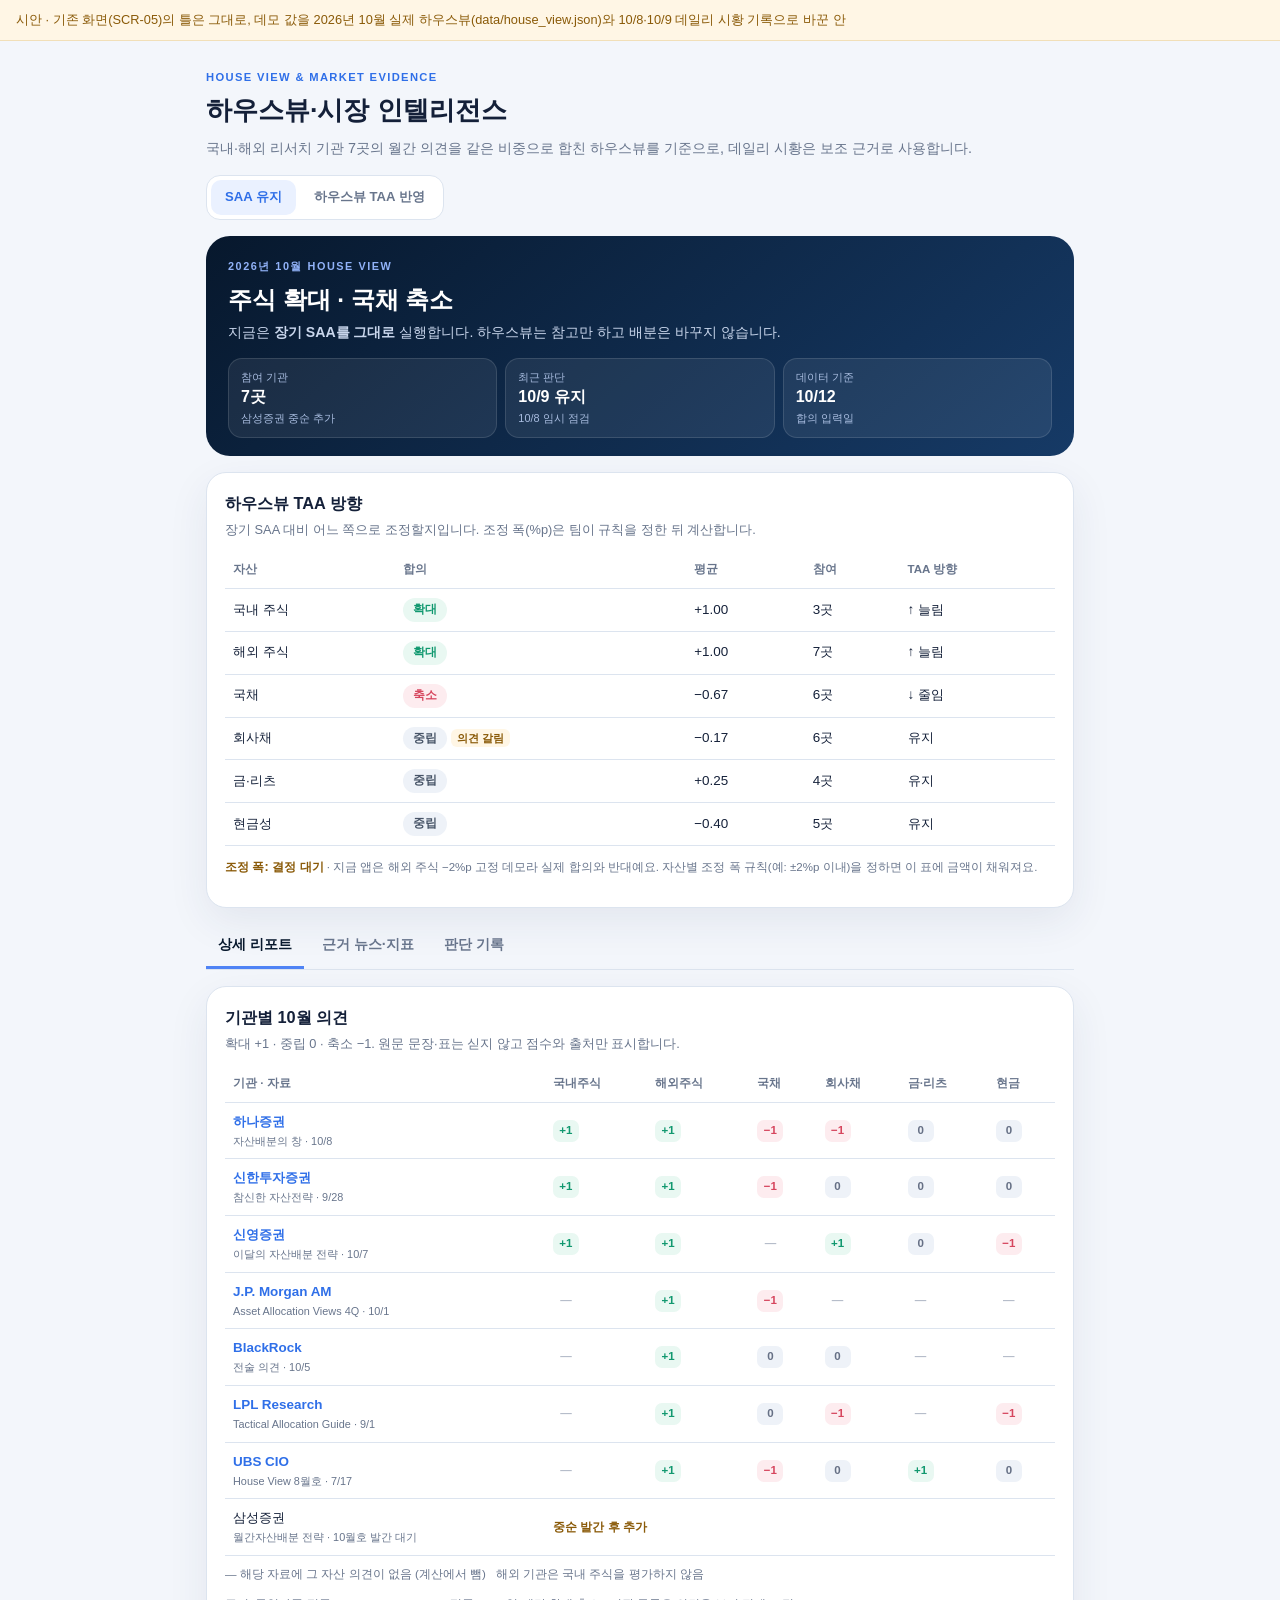
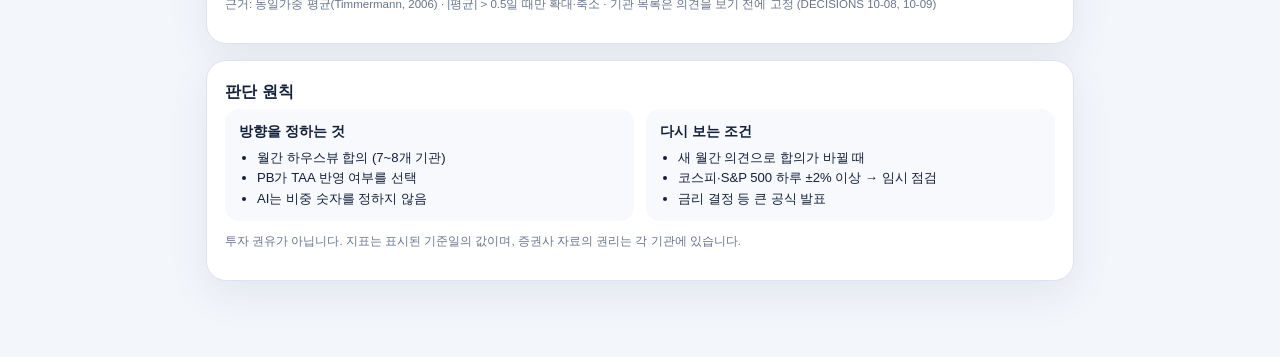
<file: docs/mockups/house-view.html>
<!doctype html>
<html lang="ko">
<head>
<meta charset="utf-8">
<meta name="viewport" content="width=device-width,initial-scale=1">
<title>AI PB 하우스뷰 시안</title>
<style>
/* 레이아웃: 기존 SCR-05 순서 유지 — 헤더 → SAA/TAA 선택 → 이번 달 판단 카드 → TAA 방향 표 → 탭 3개 */
:root{color-scheme:light;--navy:#07182d;--navy-2:#102a4b;--blue:#4f83f5;--blue-2:#2f6fe8;--sky:#eaf1ff;--bg:#f3f6fb;--surface:#fff;--text:#142039;--muted:#68758c;--line:#dce4ef;--green:#11986f;--green-bg:#e9f8f2;--red:#d6455d;--red-bg:#fdecef;--amber:#8a5a08;--amber-bg:#fff6e5;--shadow:0 14px 40px rgba(35,57,88,.08)}
*{box-sizing:border-box}
body{margin:0;background:var(--bg);color:var(--text);font-family:Pretendard,"Noto Sans KR","Apple SD Gothic Neo",Arial,sans-serif;line-height:1.55;-webkit-font-smoothing:antialiased}
.note{background:var(--amber-bg);color:var(--amber);font-size:.8rem;padding:10px 16px;border-bottom:1px solid #f1dfb8}
.page{max-width:900px;margin:0 auto;padding-block:28px 60px;padding-inline:16px}
.eyebrow{font-size:.7rem;font-weight:800;letter-spacing:.12em;color:var(--blue-2);margin:0}
h1{margin:4px 0 6px;font-size:1.65rem;text-wrap:balance}
.desc{margin:0 0 16px;color:var(--muted);font-size:.9rem}
.seg{display:inline-flex;gap:4px;background:#fff;border:1px solid var(--line);border-radius:14px;padding:4px;margin-bottom:16px}
.seg span{padding:7px 14px;border-radius:10px;font-size:.82rem;font-weight:700;color:var(--muted)}
.seg .on{background:var(--sky);color:var(--blue-2)}
.seg label{padding:7px 14px;border-radius:10px;font-size:.82rem;font-weight:700;color:var(--muted);cursor:pointer}
#m-saa:checked~.seg #ls,#m-taa:checked~.seg #lt{background:var(--sky);color:var(--blue-2)}
.taa-only,.taa-inline{display:none}
#m-taa:checked~* .taa-only{display:table-cell}
#m-taa:checked~* p.taa-only{display:block}
#m-taa:checked~* .taa-inline{display:inline}
#m-taa:checked~* .saa-only,#m-taa:checked~* .saa-inline{display:none}
.upv{color:var(--green)}.dnv{color:var(--red)}

.hero{background:linear-gradient(140deg,#07182d,#163a66);color:#fff;border-radius:24px;padding:22px 22px 18px;margin-bottom:16px}
.hero .k{font-size:.68rem;font-weight:800;letter-spacing:.14em;color:#91b2f8;margin:0}
.hero h2{margin:6px 0 4px;font-size:1.5rem}
.hero p{margin:0 0 14px;color:#c9d6ec;font-size:.88rem}
.stats{display:grid;grid-template-columns:repeat(3,1fr);gap:8px}
.stat{background:rgba(255,255,255,.07);border:1px solid rgba(255,255,255,.12);border-radius:14px;padding:10px 12px}
.stat small{display:block;color:#a9bde0;font-size:.68rem}
.stat b{font-size:1rem}
.card{background:#fff;border:1px solid var(--line);border-radius:20px;box-shadow:var(--shadow);padding:18px;margin-bottom:16px}
.card h3{margin:0 0 4px;font-size:1.02rem}
.card .sub{margin:0 0 12px;color:var(--muted);font-size:.8rem}
.scroll{overflow-x:auto}
table{width:100%;border-collapse:collapse;font-size:.84rem;font-variant-numeric:tabular-nums}
th,td{padding:9px 8px;border-bottom:1px solid var(--line);text-align:left;white-space:nowrap}
th{color:var(--muted);font-size:.72rem;font-weight:700}
.pill{display:inline-block;font-size:.72rem;font-weight:800;border-radius:999px;padding:3px 10px}
.ow{background:var(--green-bg);color:var(--green)}.uw{background:var(--red-bg);color:var(--red)}.nt{background:#eef2f8;color:#475467}
.split{display:inline-block;margin-left:4px;font-size:.66rem;font-weight:700;color:var(--amber);background:var(--amber-bg);border-radius:6px;padding:1px 6px}
.wait{color:var(--amber);font-weight:700;font-size:.78rem}
/* 탭 (스크립트 없이 동작) */
.tr{position:absolute;opacity:0;pointer-events:none}
.tabs{display:flex;gap:6px;border-bottom:1px solid var(--line);margin:4px 0 16px;overflow-x:auto}
.tab{padding:10px 12px;font-size:.88rem;font-weight:800;color:var(--muted);border-bottom:3px solid transparent;cursor:pointer;white-space:nowrap}
.panel{display:none}
#t1:checked~.tabs #l1,#t2:checked~.tabs #l2,#t3:checked~.tabs #l3{color:var(--navy);border-color:var(--blue)}
#t1:checked~#p1,#t2:checked~#p2,#t3:checked~#p3{display:block}
.dot{display:inline-grid;place-items:center;width:26px;height:22px;border-radius:7px;font-size:.72rem;font-weight:800}
.d1{background:var(--green-bg);color:var(--green)}.d0{background:#eef2f8;color:#667085}.dm{background:var(--red-bg);color:var(--red)}.dn{color:#b4bcc9}
.inst a{color:var(--blue-2);font-weight:700;text-decoration:none}
.inst small{display:block;color:var(--muted);font-size:.68rem;font-weight:400}
.legend{display:flex;gap:10px;flex-wrap:wrap;font-size:.72rem;color:var(--muted);margin-top:10px}
.ev{border:1px solid var(--line);border-radius:14px;padding:12px 14px;margin-bottom:10px;background:#fff}
.ev .top{display:flex;gap:6px;align-items:center;flex-wrap:wrap}
.ev .src{font-size:.62rem;font-weight:800;border-radius:7px;padding:3px 7px}
.official{background:var(--green-bg);color:var(--green)}.market{background:var(--sky);color:var(--blue-2)}.news{background:#eef2f8;color:#475467}
.ev time{margin-left:auto;font-size:.72rem;color:var(--muted)}
.ev h4{margin:6px 0 2px;font-size:.92rem}
.ev p{margin:2px 0;font-size:.82rem;color:#3d4a60}
.ev .link{font-size:.74rem;color:var(--muted)}.ev .link b{color:var(--blue-2)}
.ev a{color:var(--blue-2);font-weight:700;text-decoration:none}
.kpis{display:grid;grid-template-columns:repeat(4,1fr);gap:8px;margin-bottom:12px}
.kpi{background:#fff;border:1px solid var(--line);border-radius:14px;padding:10px 12px}
.kpi small{display:block;color:var(--muted);font-size:.68rem}.kpi b{font-size:.98rem}
.kpi em{display:block;font-style:normal;color:var(--muted);font-size:.64rem}.kpi .stale{color:var(--amber)}
.log{display:flex;flex-direction:column;gap:12px}
.entry{display:grid;grid-template-columns:70px 1fr;gap:12px}
.entry .when{font-weight:800;color:var(--navy-2);font-size:.86rem}
.entry .when small{display:block;color:var(--muted);font-weight:600;font-size:.68rem}
.decision{border-left:5px solid var(--blue);background:#fff;border-radius:0 14px 14px 0;padding:12px 14px;box-shadow:0 6px 18px rgba(35,57,88,.06);font-size:.88rem}
.decision b{display:block;color:var(--navy);margin-bottom:2px}
.decision .tag{display:inline-block;font-size:.66rem;font-weight:800;border-radius:6px;padding:2px 7px;margin-right:6px}
.hold{background:#eef2f8;color:#475467}.review{background:var(--amber-bg);color:var(--amber)}.set{background:var(--sky);color:var(--blue-2)}
.decision .ref{display:block;margin-top:4px;color:var(--muted);font-size:.72rem}
.client{border:2px dashed var(--blue);background:#fff;border-radius:14px;padding:12px 14px;font-weight:600;font-size:.9rem;margin-top:8px}
.client small{display:block;color:var(--blue-2);font-weight:800;font-size:.7rem;margin-bottom:4px}
.rules{display:grid;grid-template-columns:1fr 1fr;gap:12px}
.rule{background:#f7f9fd;border-radius:14px;padding:12px 14px;font-size:.82rem}
.rule h4{margin:0 0 6px;font-size:.86rem}
.rule ul{margin:0;padding-left:18px}
.legal{font-size:.72rem;color:var(--muted);margin-top:12px}
@media (max-width:640px){.stats{grid-template-columns:1fr 1fr 1fr}.kpis{grid-template-columns:1fr 1fr}.rules{grid-template-columns:1fr}.entry{grid-template-columns:1fr}h1{font-size:1.35rem}}
</style>

<div class="note">시안 · 기존 화면(SCR-05)의 틀은 그대로, 데모 값을 2026년 10월 실제 하우스뷰(data/house_view.json)와 10/8·10/9 데일리 시황 기록으로 바꾼 안</div>
<div class="page">
<p class="eyebrow">HOUSE VIEW &amp; MARKET EVIDENCE</p>
<h1>하우스뷰·시장 인텔리전스</h1>
<p class="desc">국내·해외 리서치 기관 7곳의 월간 의견을 같은 비중으로 합친 하우스뷰를 기준으로, 데일리 시황은 보조 근거로 사용합니다.</p>

<input type="radio" name="mode" id="m-saa" class="tr" checked>
<input type="radio" name="mode" id="m-taa" class="tr">
<div class="seg" role="radiogroup" aria-label="반영 방식"><label for="m-saa" id="ls">SAA 유지</label><label for="m-taa" id="lt">하우스뷰 TAA 반영</label></div>

<section class="hero" aria-label="이번 달 판단">
<p class="k">2026년 10월 HOUSE VIEW</p>
<h2>주식 확대 · 국채 축소</h2>
<p class="saa-only">지금은 <b>장기 SAA를 그대로</b> 실행합니다. 하우스뷰는 참고만 하고 배분은 바꾸지 않습니다.</p>
<p class="taa-only"><b>하우스뷰를 반영</b>해 주식을 3%p 늘리고 국채·현금을 줄입니다. 반영 결과가 다음 단계 실행 계획의 목표가 됩니다.</p>
<div class="stats">
<div class="stat"><small>참여 기관</small><b>7곳</b> <small>삼성증권 중순 추가</small></div>
<div class="stat"><small>최근 판단</small><b>10/9 유지</b> <small>10/8 임시 점검</small></div>
<div class="stat"><small>데이터 기준</small><b>10/12</b> <small>합의 입력일</small></div>
</div>
</section>

<section class="card">
<h3>하우스뷰 TAA 방향</h3>
<p class="sub">장기 SAA 대비 어느 쪽으로 조정할지입니다. 조정 폭(%p)은 팀이 규칙을 정한 뒤 계산합니다.</p>
<div class="scroll"><table>
<tr><th>자산</th><th>합의</th><th>평균</th><th>참여</th><th>TAA 방향</th><th class="taa-only">조정 폭 (추천 규칙 예시)</th></tr>
<tr><td>국내 주식</td><td><span class="pill ow">확대</span></td><td>+1.00</td><td>3곳</td><td>↑ 늘림</td><td class="taa-only"><b class="upv">+1.5%p</b></td></tr>
<tr><td>해외 주식</td><td><span class="pill ow">확대</span></td><td>+1.00</td><td>7곳</td><td>↑ 늘림</td><td class="taa-only"><b class="upv">+1.5%p</b></td></tr>
<tr><td>국채</td><td><span class="pill uw">축소</span></td><td>−0.67</td><td>6곳</td><td>↓ 줄임</td><td class="taa-only"><b class="dnv">−1.0%p</b></td></tr>
<tr><td>회사채</td><td><span class="pill nt">중립</span><span class="split">의견 갈림</span></td><td>−0.17</td><td>6곳</td><td>유지</td><td class="taa-only">0</td></tr>
<tr><td>금·리츠</td><td><span class="pill nt">중립</span></td><td>+0.25</td><td>4곳</td><td>유지</td><td class="taa-only">0</td></tr>
<tr><td>현금성</td><td><span class="pill nt">중립</span></td><td>−0.40</td><td>5곳</td><td><span class="saa-inline">유지</span><span class="taa-inline">↓ 재원</span></td><td class="taa-only"><b class="dnv">−2.0%p</b></td></tr>
</table></div>
<p class="legal taa-only"><span class="wait">예시 · Claude 추천 규칙, 팀 합의 전</span> · 합의 강도(|평균|≥0.9 → ±2%p, 0.5~0.9 → ±1%p), 자산당 ±2%p · 주식 합계 ±3%p 상한, 합계 0(모자란 만큼 현금성에서). 고객의 투자성향 주식 한도·필수 안정자산을 넘으면 덜 조정돼요.</p>
<p class="legal saa-only"><span class="wait">조정 폭: 결정 대기</span> · 지금 앱은 해외 주식 −2%p 고정 데모라 실제 합의와 반대예요. 자산별 조정 폭 규칙(예: ±2%p 이내)을 정하면 이 표에 금액이 채워져요.</p>
</section>

<input type="radio" name="tab" id="t1" class="tr" checked>
<input type="radio" name="tab" id="t2" class="tr">
<input type="radio" name="tab" id="t3" class="tr">
<div class="tabs">
<label class="tab" for="t1" id="l1">상세 리포트</label>
<label class="tab" for="t2" id="l2">근거 뉴스·지표</label>
<label class="tab" for="t3" id="l3">판단 기록</label>
</div>

<section class="panel card" id="p1">
<h3>기관별 10월 의견</h3>
<p class="sub">확대 +1 · 중립 0 · 축소 −1. 원문 문장·표는 싣지 않고 점수와 출처만 표시합니다.</p>
<div class="scroll"><table class="inst">
<tr><th>기관 · 자료</th><th>국내주식</th><th>해외주식</th><th>국채</th><th>회사채</th><th>금·리츠</th><th>현금</th></tr>
<tr><td><a href="https://www.hanaw.com/main/research/research/list.cmd?pid=1&amp;cid=1" target="_blank" rel="noopener">하나증권</a><small>자산배분의 창 · 10/8</small></td><td><span class="dot d1">+1</span></td><td><span class="dot d1">+1</span></td><td><span class="dot dm">−1</span></td><td><span class="dot dm">−1</span></td><td><span class="dot d0">0</span></td><td><span class="dot d0">0</span></td></tr>
<tr><td><a href="https://www.shinhangroup.com/kr/archive/business/detail/947" target="_blank" rel="noopener">신한투자증권</a><small>참신한 자산전략 · 9/28</small></td><td><span class="dot d1">+1</span></td><td><span class="dot d1">+1</span></td><td><span class="dot dm">−1</span></td><td><span class="dot d0">0</span></td><td><span class="dot d0">0</span></td><td><span class="dot d0">0</span></td></tr>
<tr><td><a href="https://www.shinyoung.com/?page=10025" target="_blank" rel="noopener">신영증권</a><small>이달의 자산배분 전략 · 10/7</small></td><td><span class="dot d1">+1</span></td><td><span class="dot d1">+1</span></td><td><span class="dot dn">—</span></td><td><span class="dot d1">+1</span></td><td><span class="dot d0">0</span></td><td><span class="dot dm">−1</span></td></tr>
<tr><td><a href="https://am.jpmorgan.com/gb/en/asset-management/adv/insights/portfolio-insights/asset-class-views/asset-allocation-views/" target="_blank" rel="noopener">J.P. Morgan AM</a><small>Asset Allocation Views 4Q · 10/1</small></td><td><span class="dot dn">—</span></td><td><span class="dot d1">+1</span></td><td><span class="dot dm">−1</span></td><td><span class="dot dn">—</span></td><td><span class="dot dn">—</span></td><td><span class="dot dn">—</span></td></tr>
<tr><td><a href="https://www.blackrock.com/corporate/insights/blackrock-investment-institute/global-weekly-commentary" target="_blank" rel="noopener">BlackRock</a><small>전술 의견 · 10/5</small></td><td><span class="dot dn">—</span></td><td><span class="dot d1">+1</span></td><td><span class="dot d0">0</span></td><td><span class="dot d0">0</span></td><td><span class="dot dn">—</span></td><td><span class="dot dn">—</span></td></tr>
<tr><td><a href="https://www.lpl.com/research.html" target="_blank" rel="noopener">LPL Research</a><small>Tactical Allocation Guide · 9/1</small></td><td><span class="dot dn">—</span></td><td><span class="dot d1">+1</span></td><td><span class="dot d0">0</span></td><td><span class="dot dm">−1</span></td><td><span class="dot dn">—</span></td><td><span class="dot dm">−1</span></td></tr>
<tr><td><a href="https://www.ubs.com/global/en/wealth-management/chief-investment-office/house-view.html" target="_blank" rel="noopener">UBS CIO</a><small>House View 8월호 · 7/17</small></td><td><span class="dot dn">—</span></td><td><span class="dot d1">+1</span></td><td><span class="dot dm">−1</span></td><td><span class="dot d0">0</span></td><td><span class="dot d1">+1</span></td><td><span class="dot d0">0</span></td></tr>
<tr><td>삼성증권<small>월간자산배분 전략 · 10월호 발간 대기</small></td><td colspan="6" class="wait">중순 발간 후 추가</td></tr>
</table></div>
<div class="legend"><span>— 해당 자료에 그 자산 의견이 없음 (계산에서 뺌)</span><span>해외 기관은 국내 주식을 평가하지 않음</span></div>
<p class="legal">근거: 동일가중 평균(Timmermann, 2006) · |평균| &gt; 0.5일 때만 확대·축소 · 기관 목록은 의견을 보기 전에 고정 (DECISIONS 10-08, 10-09)</p>
</section>

<section class="panel card" id="p2">
<h3>근거 뉴스·지표</h3>
<p class="sub">데일리 시황에서 원문과 날짜를 확인한 근거만 연결합니다.</p>
<div class="kpis">
<div class="kpi"><small>원/달러</small><b>1,339.2원</b><em>10/8 기준 · 한국은행</em></div>
<div class="kpi"><small>기준금리</small><b>3.00%</b><em>10/8 기준 · 한국은행</em></div>
<div class="kpi"><small>미 국채 10년</small><b>5.28%</b><em>10/7 기준 · FRED</em></div>
<div class="kpi"><small>WTI</small><b>96.24달러</b><em class="stale">10/6 기준 · 최신 시세와 다를 수 있음</em></div>
</div>
<div class="ev"><div class="top"><span class="src official">공식</span><time>10/8 03:00</time></div><h4>연준 9월 회의록: 연내 추가 인상 가능성</h4><p>9월 0.25%p 인상(3.75~4.00%), 다수 위원이 한 번 더 올릴 수 있다고 봄</p><p class="link">연결: <b>국채·회사채</b> → 국채 축소 의견과 같은 방향 · <a href="https://www.federalreserve.gov/monetarypolicy/fomcminutes20260916.htm" target="_blank" rel="noopener">원문 ↗</a></p></div>
<div class="ev"><div class="top"><span class="src news">뉴스</span><time>10/8</time></div><h4>코스피 2.6% 하락, 6,625선</h4><p>삼성전자 사상 최대 실적에도 외국인·기관 동반 매도</p><p class="link">연결: <b>국내주식</b> → 하루 급락으로 임시 점검 · <a href="https://www.mt.co.kr/stock/2026/10/08/2026100815231832416" target="_blank" rel="noopener">원문 ↗</a></p></div>
<div class="ev"><div class="top"><span class="src news">뉴스</span><time>10/8 미국장</time></div><h4>나스닥 1.3% 하락, 반도체 약세</h4><p>오픈AI 매출 보도로 반도체주 약세</p><p class="link">연결: <b>국내·해외주식</b> → 월간 확대 의견은 유지 · <a href="https://finance.yahoo.com/markets/live/stock-market-today-thursday-october-8-dow-sp-500-nasdaq-080537884.html" target="_blank" rel="noopener">원문 ↗</a></p></div>
<div class="ev"><div class="top"><span class="src news">뉴스</span><time>10/8</time></div><h4>원/달러 1,338.5원, 원화 강세</h4><p>수출업체 달러 매도 지속</p><p class="link">연결: <b>해외주식·현금</b> → 해외자산 원화 환산 가치에 부담 · <a href="https://www.seoulfn.com/news/articleView.html?idxno=639680" target="_blank" rel="noopener">원문 ↗</a></p></div>
</section>

<section class="panel card" id="p3">
<h3>판단 기록</h3>
<p class="sub">월간 하우스뷰가 방향을 정하고, 데일리 시황은 점검만 합니다.</p>
<div class="log">
<div class="entry"><div class="when">10/12<small>하우스뷰 입력</small></div><div class="decision"><span class="tag set">SET</span><b>10월 하우스뷰 확정: 주식 확대 · 국채 축소</b>7개 기관 합의 (삼성증권 중순 추가 예정)<span class="ref">출처: 하나·신한·신영·J.P. Morgan·BlackRock·LPL·UBS</span></div></div>
<div class="entry"><div class="when">10/9<small>데일리 시황</small></div><div class="decision"><span class="tag hold">HOLD</span><b>유지 · 배분 변경 없음</b>코스피 하락 이어짐, 미국 반도체 약세<span class="ref">근거: 코스피 마감 · 환율 · 나스닥</span></div></div>
<div class="entry"><div class="when">10/8<small>데일리 시황</small></div><div class="decision"><span class="tag review">⚠ 임시 점검</span><b>배분 변경 없음</b>코스피 −2.6% 급락, 연준 연내 추가 인상 가능성<span class="ref">근거: 연준 회의록(공식) · 코스피 마감</span></div></div>
</div>
<div class="client"><small>💬 담당 PB 한마디 (10/9)</small>"어제는 반도체 실적 호조에도 국내외 증시가 함께 쉬어갔습니다. 하루 움직임으로 장기 배분을 바꾸지는 않으며, 점검이 필요하시면 편하게 말씀 주세요."</div>
</section>

<section class="card">
<h3>판단 원칙</h3>
<div class="rules">
<div class="rule"><h4>방향을 정하는 것</h4><ul><li>월간 하우스뷰 합의 (7~8개 기관)</li><li>PB가 TAA 반영 여부를 선택</li><li>AI는 비중 숫자를 정하지 않음</li></ul></div>
<div class="rule"><h4>다시 보는 조건</h4><ul><li>새 월간 의견으로 합의가 바뀔 때</li><li>코스피·S&amp;P 500 하루 ±2% 이상 → 임시 점검</li><li>금리 결정 등 큰 공식 발표</li></ul></div>
</div>
<p class="legal">투자 권유가 아닙니다. 지표는 표시된 기준일의 값이며, 증권사 자료의 권리는 각 기관에 있습니다.</p>
</section>
</div>

</html>
</file>
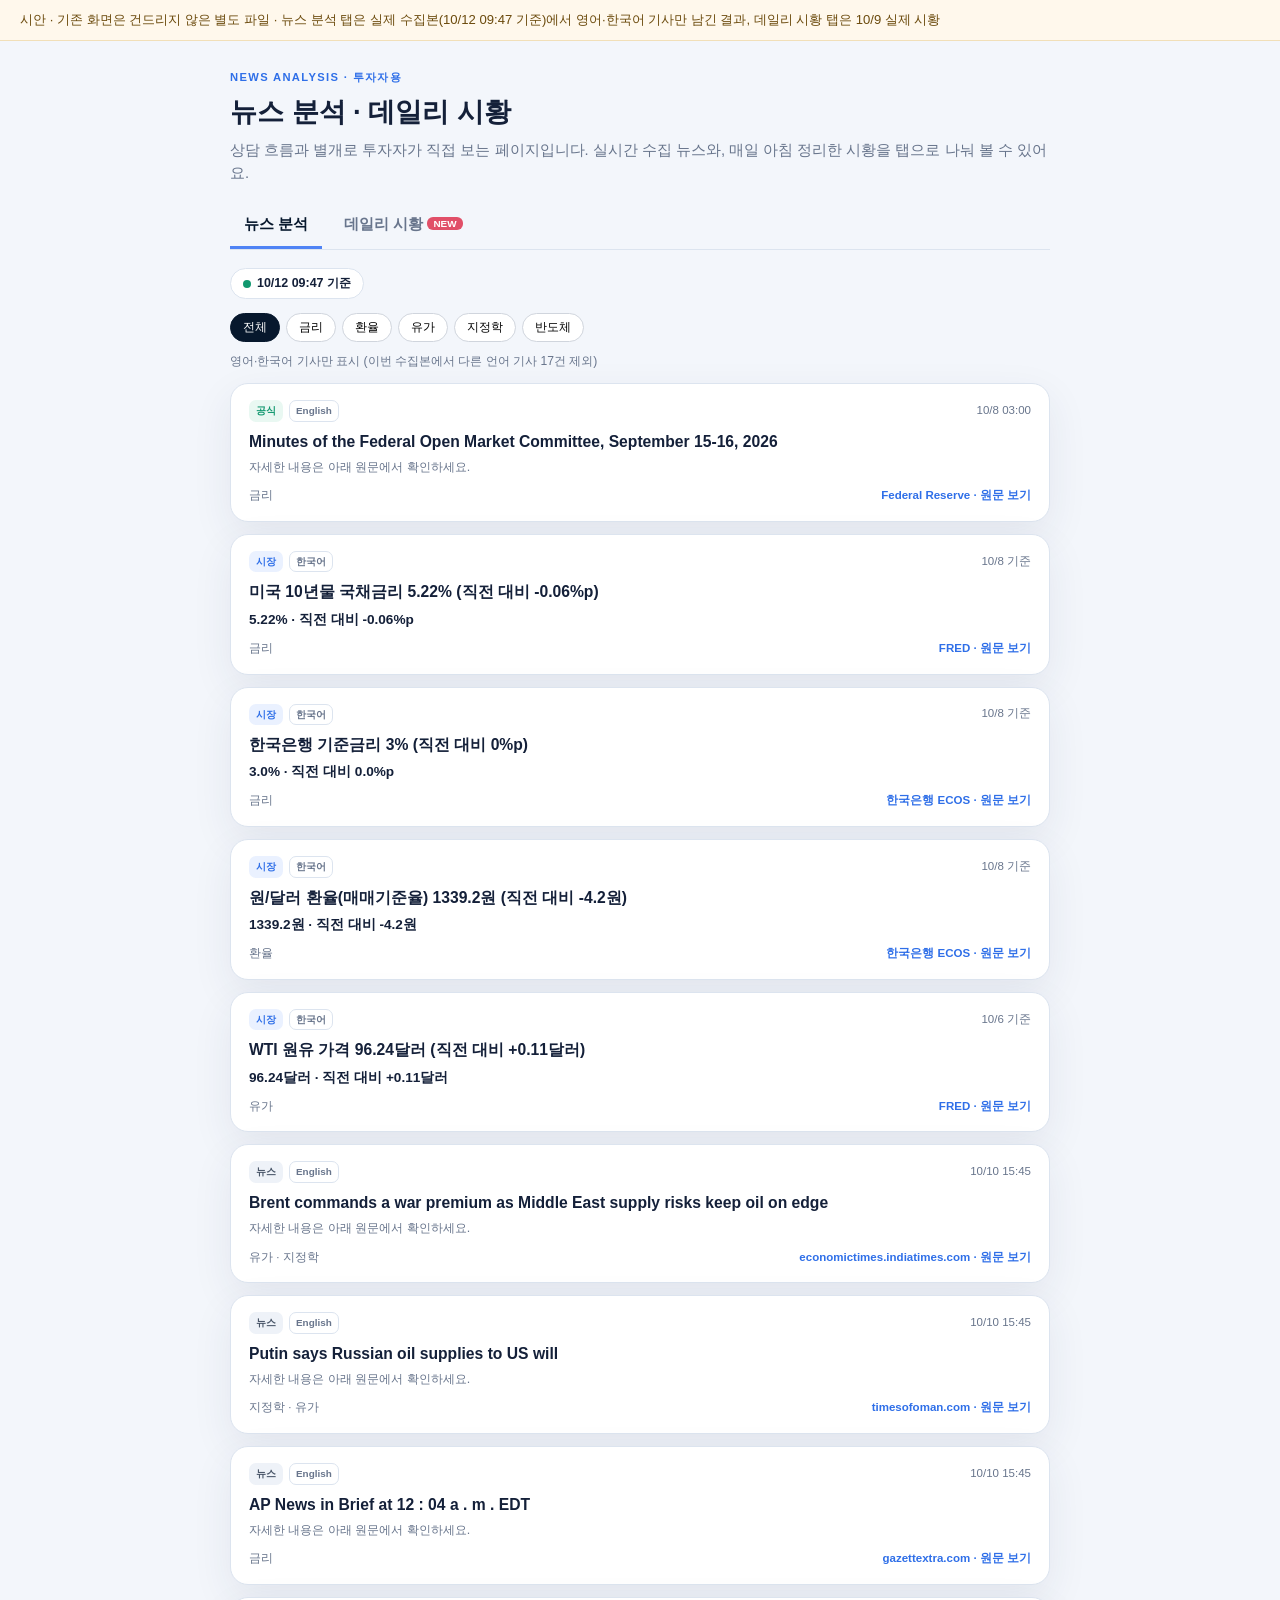
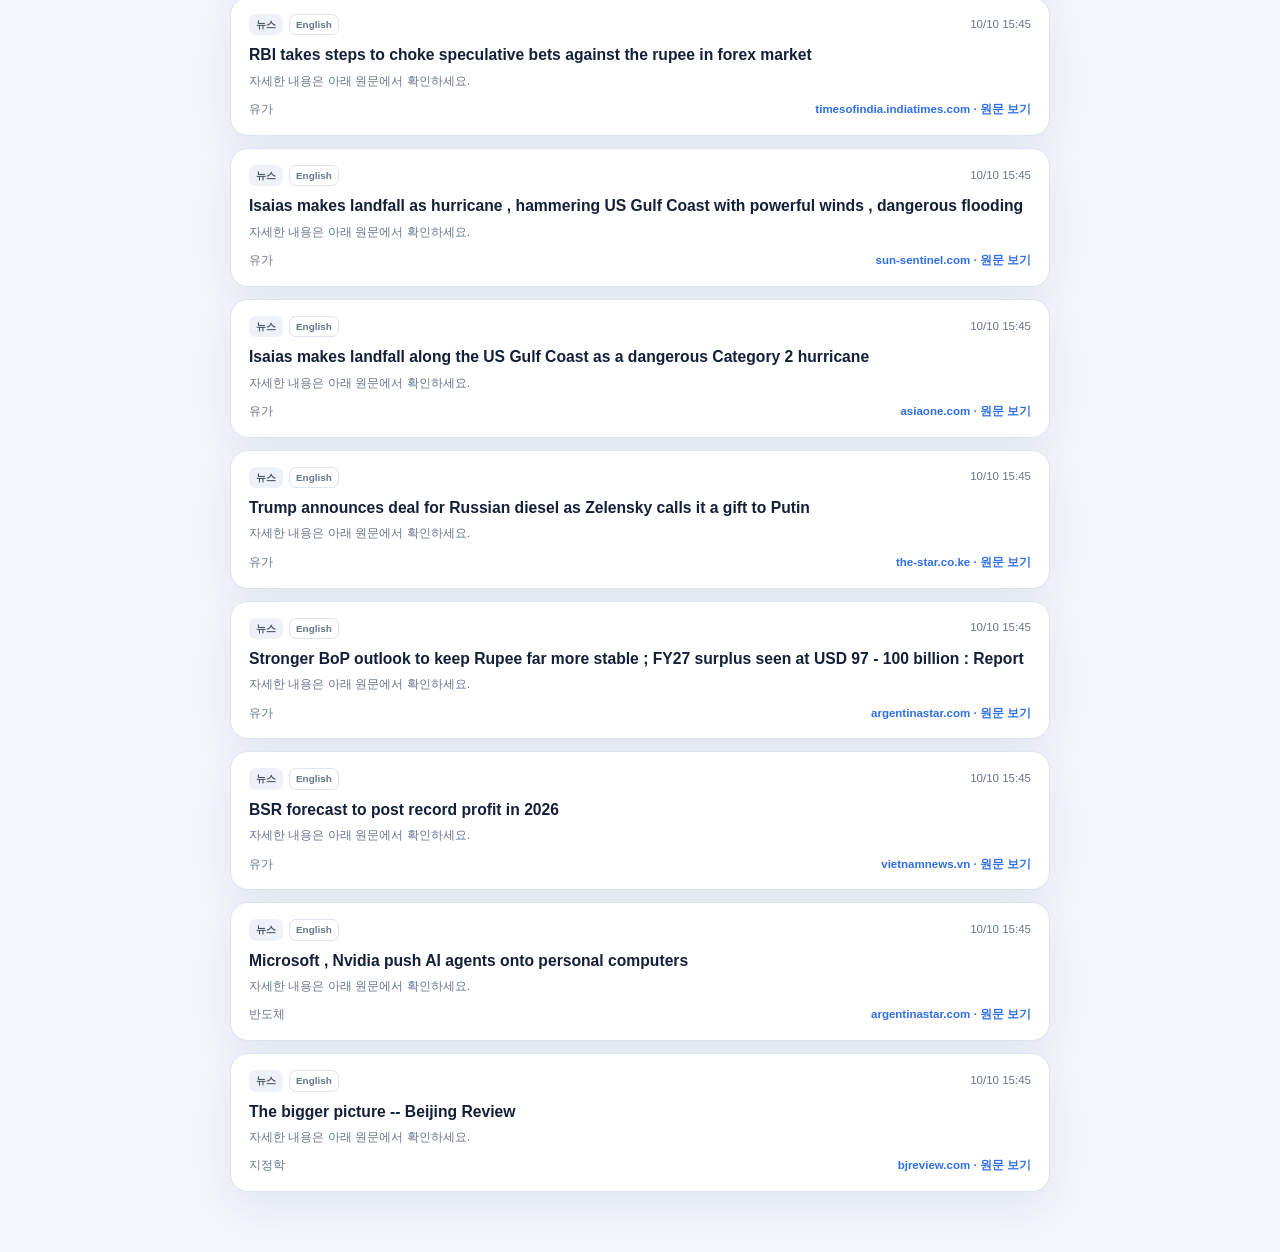
<file: docs/mockups/news-daily-brief.html>
<!doctype html>
<html lang="ko">
<head>
<meta charset="utf-8">
<meta name="viewport" content="width=device-width,initial-scale=1">
<title>뉴스 분석 · 데일리 시황 시안</title>
<style>
:root{--navy:#07182d;--blue:#4f83f5;--blue-2:#2f6fe8;--sky:#eaf1ff;--bg:#f3f6fb;--surface:#fff;--text:#142039;--muted:#68758c;--line:#dce4ef;--green:#11986f;--green-bg:#e9f8f2;--red:#e14f68;--red-bg:#fdecea;--amber-bg:#fff6e5;--shadow:0 14px 40px rgba(35,57,88,.08)}
*{box-sizing:border-box}
body{margin:0;background:var(--bg);color:var(--text);font-family:Pretendard,"Noto Sans KR","Apple SD Gothic Neo",Arial,sans-serif;line-height:1.55;-webkit-font-smoothing:antialiased}
.note{background:#fff8ec;color:#6b4a0c;font-size:.82rem;padding:10px 20px;border-bottom:1px solid #f1dfb8}
.page{max-width:860px;margin:0 auto;padding:28px 20px 60px}
.eyebrow{font-size:.7rem;font-weight:800;letter-spacing:.12em;color:var(--blue-2);margin:0}
h1{margin:4px 0 6px;font-size:1.7rem}
.desc{margin:0 0 18px;color:var(--muted);font-size:.92rem}
.tabs{display:flex;gap:8px;border-bottom:1px solid var(--line);margin-bottom:18px}
.tab{border:0;background:none;padding:10px 14px;font-size:.95rem;font-weight:800;color:var(--muted);border-bottom:3px solid transparent;cursor:pointer}

.tab .new{font-size:.62rem;background:var(--red);color:#fff;border-radius:6px;padding:1px 6px;margin-left:4px;vertical-align:2px}
.tr{position:absolute;opacity:0;pointer-events:none}
#p-brief{display:none}
#t-brief:checked ~ #p-brief{display:block}
#t-brief:checked ~ #p-news{display:none}
#t-news:checked ~ .tabs #l-news,#t-brief:checked ~ .tabs #l-brief{color:var(--navy);border-color:var(--blue)}
.tab{display:inline-block}

.chip{display:inline-flex;align-items:center;gap:6px;border:1px solid var(--line);background:#fff;border-radius:999px;padding:5px 12px;font-size:.78rem;font-weight:700;margin-bottom:14px}
.chip i{width:8px;height:8px;border-radius:50%;background:var(--green)}
.filters{display:flex;gap:6px;flex-wrap:wrap;margin-bottom:14px}
.f{border:1px solid #d0d5dd;background:#fff;border-radius:999px;padding:5px 12px;font-size:.78rem;cursor:pointer}
.f.on{background:var(--navy);border-color:var(--navy);color:#fff}
.filtered{font-size:.76rem;color:var(--muted);margin:-4px 0 12px}
.grid{display:flex;flex-direction:column;gap:12px}
.card{background:#fff;border:1px solid var(--line);border-radius:18px;padding:16px 18px;box-shadow:var(--shadow)}
.card .head{display:flex;gap:6px;align-items:center}
.card time{margin-left:auto;font-size:.72rem;color:var(--muted)}
.type{font-size:.62rem;font-weight:800;border-radius:7px;padding:3px 7px}
.type.official{background:var(--green-bg);color:var(--green)}.type.market{background:var(--sky);color:var(--blue-2)}.type.news{background:#eef2f8;color:#475467}
.lang{font-size:.62rem;font-weight:700;border:1px solid var(--line);border-radius:7px;padding:2px 6px;color:var(--muted)}
.card h3{margin:8px 0 4px;font-size:.98rem}
.val{font-weight:800;margin:4px 0;font-size:.85rem}
.muted{color:var(--muted);font-size:.8rem;margin:4px 0}
.foot{display:flex;justify-content:space-between;gap:8px;flex-wrap:wrap;margin-top:10px;font-size:.72rem;color:var(--muted)}
.foot a{color:var(--blue-2);font-weight:700;text-decoration:none}
.card[hidden]{display:none}
/* 데일리 시황 */
.keep{display:flex;flex-direction:column;gap:12px;background:#f7f9fd}
.keep .decision{margin:0;border-left:5px solid var(--blue);background:#fff;border-radius:0 14px 14px 0;padding:14px 16px;font-size:.92rem;box-shadow:0 6px 18px rgba(35,57,88,.06)}
.keep .decision b{display:block;font-size:.95rem;margin-bottom:4px;color:var(--navy)}
.keep .decision b small{color:var(--muted);font-weight:600;font-size:.72rem}
.keep .client{margin:0;border:2px dashed var(--blue);background:#fff;border-radius:14px;padding:14px 16px;font-size:.95rem;line-height:1.6;font-weight:600}
.keep .client small{display:block;color:var(--blue-2);font-weight:800;font-size:.74rem;margin-bottom:6px}

.brief{background:#fff;border:1px solid var(--line);border-radius:20px;box-shadow:var(--shadow);overflow:hidden;margin-bottom:12px}
.bhead{background:var(--navy);color:#fff;padding:16px 20px}
.bhead h2{margin:0;font-size:1.15rem}.bhead h2 span{color:#91b2f8;font-weight:700}
.bhead p{margin:4px 0 0;font-size:.74rem;color:#bcd0f5}
.sec{padding:14px 20px;border-bottom:1px solid var(--line)}.sec.last{border-bottom:0}
.sec h3{margin:0 0 8px;font-size:.95rem}.sec h3 small{color:var(--muted);font-weight:600;font-size:.72rem}
.sec p{margin:4px 0;font-size:.86rem;color:#2c3a52}
.lead{font-weight:700;font-size:.95rem!important;color:var(--text)!important}
.list{margin:0;padding-left:18px;font-size:.86rem}.list li{margin:4px 0}
.list em{display:block;font-style:normal;font-size:.7rem;color:var(--muted)}
.note2{font-size:.72rem!important;color:#8a5a08!important;background:var(--amber-bg);border-radius:8px;padding:6px 10px}
.nw{padding:8px 0;border-top:1px dashed var(--line)}.nw:first-of-type{border-top:0}
.nt{font-weight:800!important;color:var(--text)!important}
.nm{font-size:.74rem!important;color:var(--muted)!important}.nm a{color:var(--blue-2);font-weight:700;text-decoration:none}
.quote{background:var(--sky);border-radius:12px;padding:10px 12px}
.muted{color:var(--muted);font-size:.78rem}

.dates{display:flex;gap:8px;overflow-x:auto;margin-bottom:14px}
.d{border:1px solid var(--line);border-radius:12px;padding:8px 12px;font-size:.78rem;white-space:nowrap;background:#fff;cursor:pointer;text-align:left}
.d.on{background:var(--navy);color:#fff;border-color:var(--navy)}
.d small{display:block;font-size:.66rem;opacity:.75}
.badges{display:flex;flex-wrap:wrap;gap:6px;margin-bottom:12px}
.b{font-size:.7rem;font-weight:700;border-radius:8px;padding:3px 8px;background:#eef2f8;color:#475467}.b.ai{background:var(--sky);color:var(--blue-2)}.b.warn{background:var(--amber-bg);color:#8a5a08}
.summary{background:var(--sky);border-radius:16px;padding:14px 16px;font-weight:700;margin-bottom:14px}
.kpis{display:grid;grid-template-columns:repeat(4,1fr);gap:8px;margin-bottom:14px}
.kpi{background:#fff;border:1px solid var(--line);border-radius:14px;padding:10px 12px}
.kpi small{display:block;color:var(--muted);font-size:.7rem}.kpi b{font-size:1rem}
.kpi .src{display:block;color:var(--muted);font-size:.64rem;margin-top:2px}.kpi .stale{color:#8a5a08}
.up{color:var(--red);font-size:.74rem;font-weight:700}.down{color:var(--blue-2);font-size:.74rem;font-weight:700}
.item{background:#fff;border:1px solid var(--line);border-radius:14px;padding:12px 14px;margin-bottom:10px}
.item .top{display:flex;justify-content:space-between;gap:8px}.item h3{margin:0;font-size:.92rem}
.tag{font-size:.66rem;font-weight:800;border-radius:7px;padding:2px 7px;background:var(--green-bg);color:var(--green);white-space:nowrap;align-self:start}
.item p{margin:6px 0;font-size:.84rem;color:#3d4a60}
.item .meta{display:flex;justify-content:space-between;font-size:.72rem;color:var(--muted)}
.item a{color:var(--blue-2);font-weight:700;text-decoration:none}
details{background:#fff;border:1px solid var(--line);border-radius:14px;padding:10px 14px;margin-bottom:10px;font-size:.84rem}
summary{cursor:pointer;font-weight:700;color:var(--blue-2)}
.decision{border-left:4px solid var(--blue);background:#fff;border-radius:0 14px 14px 0;padding:12px 14px;margin-bottom:10px;font-size:.86rem}
.decision b{display:block}
.client{border:1px dashed var(--blue);border-radius:14px;padding:12px 14px;font-size:.86rem;margin-bottom:12px;background:#fff}
.client small{display:block;color:var(--blue-2);font-weight:800;font-size:.68rem}
.legal{font-size:.72rem;color:var(--muted)}
@media (max-width:640px){.kpis{grid-template-columns:repeat(2,1fr)}h1{font-size:1.4rem}}
</style>
</head>
<body>
<div class="note">시안 · 기존 화면은 건드리지 않은 별도 파일 · 뉴스 분석 탭은 실제 수집본(10/12 09:47 기준)에서 영어·한국어 기사만 남긴 결과, 데일리 시황 탭은 10/9 실제 시황</div>
<div class="page">
<p class="eyebrow">NEWS ANALYSIS · 투자자용</p>
<h1>뉴스 분석 · 데일리 시황</h1>
<p class="desc">상담 흐름과 별개로 투자자가 직접 보는 페이지입니다. 실시간 수집 뉴스와, 매일 아침 정리한 시황을 탭으로 나눠 볼 수 있어요.</p>

<input type="radio" name="tab" id="t-news" class="tr" checked>
<input type="radio" name="tab" id="t-brief" class="tr">
<div class="tabs">
<label class="tab" for="t-news" id="l-news">뉴스 분석</label>
<label class="tab" for="t-brief" id="l-brief">데일리 시황<span class="new">NEW</span></label>
</div>

<section class="panel" id="p-news" role="tabpanel">
<span class="chip"><i></i>10/12 09:47 기준</span>
<div class="filters"><button class="f on" data-f="all">전체</button><button class='f' data-f='rates'>금리</button><button class='f' data-f='fx'>환율</button><button class='f' data-f='oil'>유가</button><button class='f' data-f='geopolitics'>지정학</button><button class='f' data-f='semis'>반도체</button></div>
<p class="filtered">영어·한국어 기사만 표시 (이번 수집본에서 다른 언어 기사 17건 제외)</p>
<div class="grid" id="grid"><article class="card" data-cats="rates"><div class="head"><span class="type official">공식</span><span class="lang">English</span><time>10/8 03:00</time></div><h3>Minutes of the Federal Open Market Committee, September 15-16, 2026</h3><p class='muted'>자세한 내용은 아래 원문에서 확인하세요.</p><div class="foot"><span>금리</span><a href="https://www.federalreserve.gov/newsevents/pressreleases/monetary20261007a.htm" target="_blank" rel="noopener">Federal Reserve · 원문 보기</a></div></article><article class="card" data-cats="rates"><div class="head"><span class="type market">시장</span><span class="lang">한국어</span><time>10/8 기준</time></div><h3>미국 10년물 국채금리 5.22% (직전 대비 -0.06%p)</h3><p class='val'>5.22% · 직전 대비 -0.06%p</p><div class="foot"><span>금리</span><a href="https://fred.stlouisfed.org/series/DGS10" target="_blank" rel="noopener">FRED · 원문 보기</a></div></article><article class="card" data-cats="rates"><div class="head"><span class="type market">시장</span><span class="lang">한국어</span><time>10/8 기준</time></div><h3>한국은행 기준금리 3% (직전 대비 0%p)</h3><p class='val'>3.0% · 직전 대비 0.0%p</p><div class="foot"><span>금리</span><a href="https://ecos.bok.or.kr/#722Y001" target="_blank" rel="noopener">한국은행 ECOS · 원문 보기</a></div></article><article class="card" data-cats="fx"><div class="head"><span class="type market">시장</span><span class="lang">한국어</span><time>10/8 기준</time></div><h3>원/달러 환율(매매기준율) 1339.2원 (직전 대비 -4.2원)</h3><p class='val'>1339.2원 · 직전 대비 -4.2원</p><div class="foot"><span>환율</span><a href="https://ecos.bok.or.kr/#731Y001" target="_blank" rel="noopener">한국은행 ECOS · 원문 보기</a></div></article><article class="card" data-cats="oil"><div class="head"><span class="type market">시장</span><span class="lang">한국어</span><time>10/6 기준</time></div><h3>WTI 원유 가격 96.24달러 (직전 대비 +0.11달러)</h3><p class='val'>96.24달러 · 직전 대비 +0.11달러</p><div class="foot"><span>유가</span><a href="https://fred.stlouisfed.org/series/DCOILWTICO" target="_blank" rel="noopener">FRED · 원문 보기</a></div></article><article class="card" data-cats="oil geopolitics"><div class="head"><span class="type news">뉴스</span><span class="lang">English</span><time>10/10 15:45</time></div><h3>Brent commands a war premium as Middle East supply risks keep oil on edge</h3><p class='muted'>자세한 내용은 아래 원문에서 확인하세요.</p><div class="foot"><span>유가 · 지정학</span><a href="https://economictimes.indiatimes.com/markets/commodities/news/brent-commands-a-war-premium-as-middle-east-supply-risks-keep-oil-on-edge/articleshow/134848278.cms" target="_blank" rel="noopener">economictimes.indiatimes.com · 원문 보기</a></div></article><article class="card" data-cats="geopolitics oil"><div class="head"><span class="type news">뉴스</span><span class="lang">English</span><time>10/10 15:45</time></div><h3>Putin says Russian oil supplies to US will</h3><p class='muted'>자세한 내용은 아래 원문에서 확인하세요.</p><div class="foot"><span>지정학 · 유가</span><a href="https://timesofoman.com/article/177842-putin-says-russian-oil-supplies-to-us-will-positively-impact-global-economy-after-trump-call" target="_blank" rel="noopener">timesofoman.com · 원문 보기</a></div></article><article class="card" data-cats="rates"><div class="head"><span class="type news">뉴스</span><span class="lang">English</span><time>10/10 15:45</time></div><h3>AP News in Brief at 12 : 04 a . m . EDT</h3><p class='muted'>자세한 내용은 아래 원문에서 확인하세요.</p><div class="foot"><span>금리</span><a href="http://www.gazettextra.com/news/nation_world/ap-news-in-brief-at-12-04-a-m-edt/article_f833cdbb-ff2e-5f42-965b-9b371c884967.html" target="_blank" rel="noopener">gazettextra.com · 원문 보기</a></div></article><article class="card" data-cats="oil"><div class="head"><span class="type news">뉴스</span><span class="lang">English</span><time>10/10 15:45</time></div><h3>RBI takes steps to choke speculative bets against the rupee in forex market</h3><p class='muted'>자세한 내용은 아래 원문에서 확인하세요.</p><div class="foot"><span>유가</span><a href="https://timesofindia.indiatimes.com/business/india-business/rbi-takes-steps-to-choke-speculative-bets-against-the-rupee-in-forex-market/articleshow/134848611.cms" target="_blank" rel="noopener">timesofindia.indiatimes.com · 원문 보기</a></div></article><article class="card" data-cats="oil"><div class="head"><span class="type news">뉴스</span><span class="lang">English</span><time>10/10 15:45</time></div><h3>Isaias makes landfall as hurricane , hammering US Gulf Coast with powerful winds , dangerous flooding</h3><p class='muted'>자세한 내용은 아래 원문에서 확인하세요.</p><div class="foot"><span>유가</span><a href="https://www.sun-sentinel.com/2026/10/09/isaias-makes-landfall-as-hurricane-hammering-us-gulf-coast-with-powerful-winds-dangerous-flooding/" target="_blank" rel="noopener">sun-sentinel.com · 원문 보기</a></div></article><article class="card" data-cats="oil"><div class="head"><span class="type news">뉴스</span><span class="lang">English</span><time>10/10 15:45</time></div><h3>Isaias makes landfall along the US Gulf Coast as a dangerous Category 2 hurricane</h3><p class='muted'>자세한 내용은 아래 원문에서 확인하세요.</p><div class="foot"><span>유가</span><a href="https://www.asiaone.com/world/isaias-makes-landfall-along-us-gulf-coast-dangerous-category-2-hurricane" target="_blank" rel="noopener">asiaone.com · 원문 보기</a></div></article><article class="card" data-cats="oil"><div class="head"><span class="type news">뉴스</span><span class="lang">English</span><time>10/10 15:45</time></div><h3>Trump announces deal for Russian diesel as Zelensky calls it a gift to Putin</h3><p class='muted'>자세한 내용은 아래 원문에서 확인하세요.</p><div class="foot"><span>유가</span><a href="https://www.the-star.co.ke/news/world/2026-10-10-trump-announces-deal-for-russian-diesel-as-zelensky-calls-it-a-gift-to-putin" target="_blank" rel="noopener">the-star.co.ke · 원문 보기</a></div></article><article class="card" data-cats="oil"><div class="head"><span class="type news">뉴스</span><span class="lang">English</span><time>10/10 15:45</time></div><h3>Stronger BoP outlook to keep Rupee far more stable ; FY27 surplus seen at USD 97 - 100 billion : Report</h3><p class='muted'>자세한 내용은 아래 원문에서 확인하세요.</p><div class="foot"><span>유가</span><a href="http://www.argentinastar.com/news/279363056/stronger-bop-outlook-to-keep-rupee-far-more-stable-fy27-surplus-seen-at-usd-97-100-billion-report" target="_blank" rel="noopener">argentinastar.com · 원문 보기</a></div></article><article class="card" data-cats="oil"><div class="head"><span class="type news">뉴스</span><span class="lang">English</span><time>10/10 15:45</time></div><h3>BSR forecast to post record profit in 2026</h3><p class='muted'>자세한 내용은 아래 원문에서 확인하세요.</p><div class="foot"><span>유가</span><a href="https://vietnamnews.vn/economy/1801682/bsr-forecast-to-post-record-profit-in-2026.html" target="_blank" rel="noopener">vietnamnews.vn · 원문 보기</a></div></article><article class="card" data-cats="semis"><div class="head"><span class="type news">뉴스</span><span class="lang">English</span><time>10/10 15:45</time></div><h3>Microsoft , Nvidia push AI agents onto personal computers</h3><p class='muted'>자세한 내용은 아래 원문에서 확인하세요.</p><div class="foot"><span>반도체</span><a href="http://www.argentinastar.com/news/279358260/microsoft-nvidia-push-ai-agents-onto-personal-computers" target="_blank" rel="noopener">argentinastar.com · 원문 보기</a></div></article><article class="card" data-cats="geopolitics"><div class="head"><span class="type news">뉴스</span><span class="lang">English</span><time>10/10 15:45</time></div><h3>The bigger picture -- Beijing Review</h3><p class='muted'>자세한 내용은 아래 원문에서 확인하세요.</p><div class="foot"><span>지정학</span><a href="http://www.bjreview.com/World/202610/t20261010_800448450.html" target="_blank" rel="noopener">bjreview.com · 원문 보기</a></div></article></div>
</section>

<section class="panel" id="p-brief" role="tabpanel">
<div class="dates">
<button class="d on">10/9 목<small>오늘</small></button>
<button class="d">10/8 수<small>⚠ 임시 점검</small></button>
<button class="d">이번 주 정리<small>금요일</small></button>
</div>
<article class="brief">
<header class="bhead">
<h2>📊 AI PB 데일리 시황 <span>| 2026.10.09(목)</span></h2>
<p>AI 작성 · 검토 완료 · 투자 권유 아님 · 기준 10/9 08:00</p>
</header>

<div class="sec"><h3>📝 오늘 한 줄 요약</h3>
<p class="lead">삼성전자 사상 최대 실적에도 코스피 2.6% 하락, 밤사이 미국도 AI·반도체주 약세. 원화는 강세.</p></div>

<div class="sec"><h3>📌 핵심 지표 <small>(AI PB 앱 수집값)</small></h3>
<ul class="list">
<li><b>원/달러(매매기준율)</b> 1,339.2원 <span class="down">▼4.2원</span> <em>기준일 10/8 · 한국은행 ECOS</em></li>
<li><b>한국은행 기준금리</b> 3.00% (변동 없음) <em>기준일 10/8 · 한국은행 ECOS</em></li>
<li><b>미 국채 10년물</b> 5.28% <span class="up">▲0.01%p</span> <em>기준일 10/7 · FRED</em></li>
<li><b>WTI</b> 96.24달러 <span class="up">▲0.11달러</span> <em>기준일 10/6 · FRED</em></li>
</ul>
<p class="note2">※ FRED 값은 며칠 늦게 올라와요. 특히 WTI는 기준일이 이틀 전이라 최신 시세와 다를 수 있어요.</p></div>

<div class="sec"><h3>📰 주요 뉴스</h3>
<div class="nw"><p class="nt">① [국내 증시·반도체] 코스피 2.6% 하락, 6,625선 마감</p>
<p>삼성전자가 사상 최대 3분기 영업이익(잠정)을 발표했지만, 외국인·기관이 함께 조 원대로 팔면서 코스피는 사흘째 내렸어요. 삼성전자·SK하이닉스도 2%대 하락했어요.</p>
<p class="nm">→ 영향: 국내주식 · <a href="https://www.mt.co.kr/stock/2026/10/08/2026100815231832416" target="_blank" rel="noopener">머니투데이</a>·Businesskorea, 10/8</p></div>
<div class="nw"><p class="nt">② [환율] 원/달러 1,338.5원 마감, 하락</p>
<p>달러가 강세였는데도 수출업체의 달러 매도가 이어지며 원화가 강세를 보였어요.</p>
<p class="nm">→ 영향: 해외주식·현금 · <a href="https://www.seoulfn.com/news/articleView.html?idxno=639680" target="_blank" rel="noopener">서울파이낸스</a>·아주경제, 10/8</p></div>
<div class="nw"><p class="nt">③ [반도체·해외 증시] 뉴욕증시 나스닥 1.3% 하락</p>
<p>오픈AI 매출이 예상보다 적다는 보도로 엔비디아·마이크론 등 반도체주가 약세였고, 필라델피아 반도체지수는 장중 4%까지 밀렸어요. 다우는 소폭 올랐어요.</p>
<p class="nm">→ 영향: 국내·해외주식 · <a href="https://finance.yahoo.com/markets/live/stock-market-today-thursday-october-8-dow-sp-500-nasdaq-080537884.html" target="_blank" rel="noopener">Yahoo Finance</a>, 10/8 미국장</p></div>
</div>

<div class="sec"><h3>💡 자산군별 시사점 <small>(참고 · 일반론)</small></h3>
<ul class="list">
<li><b>금리</b> 미 금리가 높은 수준에 머무르면 이미 가진 채권의 가격에는 부담, 새로 사는 채권의 이자는 높아지는 경향이 있어요.</li>
<li><b>환율</b> 원화가 강해지면 해외자산을 원화로 환산한 가치는 줄어드는 경향이 있어요.</li>
</ul></div>

<div class="sec last keep">
<div class="decision"><b>🗂 우리 판단 <small>#2026-10-09</small></b>10월 하우스뷰(국내·해외 주식 확대, 국채 축소) 유지 · 하루 움직임으로 배분을 바꾸지 않아요 <span class="muted">(임시 점검은 10/8에 표시)</span></div>
<div class="client"><small>💬 담당 PB 한마디</small>"어제는 반도체 실적 호조에도 국내외 증시가 함께 쉬어갔습니다. 하루 움직임으로 장기 배분을 바꾸지는 않으며, 점검이 필요하시면 편하게 말씀 주세요."</div>
</div>
</article>
<p class="legal">AI가 기사 원문을 확인해 요약하고 규칙에 따라 검토했어요. 투자 권유가 아니며, 지표는 표시된 기준일의 값이에요.</p>
</section>
</div>
<script>
document.querySelectorAll('.f').forEach(function(b){b.addEventListener('click',function(){
document.querySelectorAll('.f').forEach(function(x){x.classList.toggle('on',x===b)});
var k=b.dataset.f;document.querySelectorAll('#grid .card').forEach(function(c){c.hidden=k!=='all'&&(' '+c.dataset.cats+' ').indexOf(' '+k+' ')<0});});});
document.querySelectorAll('.d').forEach(function(b){b.addEventListener('click',function(){document.querySelectorAll('.d').forEach(function(x){x.classList.toggle('on',x===b)});});});
</script>
</body>
</html>
</file>
<file: styles.css>
:root{--navy:#07182d;--navy-2:#102a4b;--blue:#4f83f5;--blue-2:#2f6fe8;--sky:#eaf1ff;--bg:#f3f6fb;--surface:#fff;--text:#142039;--muted:#68758c;--line:#dce4ef;--green:#11986f;--green-bg:#e9f8f2;--red:#e14f68;--red-bg:#fff0f3;--amber:#d88b13;--amber-bg:#fff6e5;--violet:#7356c8;--shadow:0 14px 40px rgba(35,57,88,.08);--radius:22px}
*{box-sizing:border-box}html{font-size:16px}body{margin:0;background:var(--bg);color:var(--text);font-family:Pretendard,"Noto Sans KR","Apple SD Gothic Neo",Inter,Arial,sans-serif;line-height:1.5;-webkit-font-smoothing:antialiased}button,input,select{font:inherit}button{cursor:pointer}button:focus-visible,input:focus-visible,select:focus-visible{outline:3px solid rgba(79,131,245,.28);outline-offset:2px}
.app-shell{min-height:100vh;display:flex}.sidebar{position:fixed;inset:0 auto 0 0;width:254px;background:var(--navy);color:#fff;padding:26px 18px 22px;display:flex;flex-direction:column;z-index:40;box-shadow:10px 0 35px rgba(5,19,38,.08)}.brand-wrap{display:flex;align-items:center;justify-content:space-between;padding:0 8px 22px}.brand{border:0;background:none;color:#fff;display:flex;align-items:center;gap:12px;text-align:left;padding:0}.brand-mark{display:grid;place-items:center;width:38px;height:38px;border-radius:12px;background:linear-gradient(145deg,#6c98ff,#316fea);font-weight:800}.brand strong{display:block;font-size:1.15rem;letter-spacing:.02em}.brand small{display:block;color:#91b2f8;font-size:.62rem;letter-spacing:.13em;font-weight:700}.sidebar-close{display:none;border:0;background:#173250;color:#fff;width:34px;height:34px;border-radius:10px;font-size:1.25rem}.client-mini{margin:0 2px 20px;padding:13px;border:1px solid rgba(255,255,255,.1);border-radius:16px;display:grid;grid-template-columns:38px 1fr 8px;align-items:center;gap:10px;background:rgba(255,255,255,.035)}.avatar{width:38px;height:38px;border-radius:12px;background:#16385f;display:grid;place-items:center;color:#8fb4ff;font-weight:800}.client-mini strong{display:block;font-size:.9rem}.client-mini span{display:block;color:#9aabc0;font-size:.72rem}.status-dot{width:8px;height:8px;border-radius:50%;background:#31c294;box-shadow:0 0 0 4px rgba(49,194,148,.12)}
.nav-list{display:flex;flex-direction:column;gap:4px}.nav-label{font-size:.67rem;color:#6f849f;font-weight:800;letter-spacing:.13em;margin:4px 12px 5px}.nav-label-spaced{margin-top:17px}.nav-list button{border:0;background:transparent;color:#b8c4d3;border-radius:12px;display:flex;align-items:center;gap:11px;padding:10px 12px;text-align:left;font-size:.88rem;transition:.18s}.nav-list button:hover{background:rgba(255,255,255,.06);color:#fff}.nav-list button.active{background:#163b69;color:#fff;box-shadow:inset 3px 0 #5b8cff}.nav-icon{width:22px;color:#7f96b3;font-size:1rem;text-align:center}.nav-list button.active .nav-icon{color:#81a7ff}.sidebar-foot{margin-top:auto;border-top:1px solid rgba(255,255,255,.08);padding:18px 10px 0;display:flex;gap:10px;align-items:center;color:#8799af;font-size:.72rem}.sidebar-foot strong{color:#c4d0de}.secure-mark{width:28px;height:28px;border-radius:9px;background:rgba(49,194,148,.12);color:#4fd1a5;display:grid;place-items:center;font-weight:900}
.main-shell{margin-left:254px;min-width:0;width:calc(100% - 254px)}.topbar{height:74px;background:rgba(255,255,255,.92);backdrop-filter:blur(16px);border-bottom:1px solid var(--line);display:flex;align-items:center;justify-content:space-between;padding:0 34px;position:sticky;top:0;z-index:30}.page-context{display:flex;flex-direction:column}.eyebrow{font-size:.64rem;letter-spacing:.14em;color:var(--blue-2);font-weight:800}.page-context strong{font-size:1.04rem}.top-actions{display:flex;align-items:center;gap:12px}.data-chip,.pill{display:inline-flex;align-items:center;gap:7px;padding:7px 11px;border:1px solid var(--line);border-radius:999px;background:#fff;color:var(--muted);font-size:.75rem;font-weight:700}.data-chip i{width:7px;height:7px;border-radius:50%;background:#27b787;box-shadow:0 0 0 4px rgba(39,183,135,.1)}.icon-button{width:36px;height:36px;border:1px solid var(--line);border-radius:11px;background:#fff;color:var(--blue-2);font-weight:800}.profile-button{border:0;background:none;display:flex;align-items:center;gap:8px;color:var(--text);padding:4px}.profile-button span{width:34px;height:34px;border-radius:10px;background:var(--navy);color:#fff;display:grid;place-items:center;font-weight:800}.profile-button b{font-size:.82rem}.menu-button{display:none;border:0;background:#eef3fb;border-radius:10px;width:38px;height:38px;color:var(--navy);font-size:1.1rem}
.journey{background:#fff;border-bottom:1px solid var(--line);padding:16px 34px 14px}.journey-head{display:flex;justify-content:space-between;align-items:end;margin-bottom:11px}.journey-head>div:first-child{display:flex;align-items:baseline;gap:10px}.journey-head span{font-size:.62rem;color:var(--blue-2);font-weight:800;letter-spacing:.11em}.journey-head strong{font-size:.88rem}.journey-progress{display:flex;align-items:center;gap:10px}.journey-progress b{font-size:.74rem;color:var(--muted)}.journey-progress>span{width:94px;height:5px;border-radius:999px;background:#e8eef7;overflow:hidden}.journey-progress i{display:block;width:14.28%;height:100%;background:var(--blue);border-radius:999px;transition:.25s}.journey-steps{display:grid;grid-template-columns:repeat(7,1fr);gap:8px}.journey-steps button{border:1px solid var(--line);background:#fff;border-radius:11px;padding:9px 10px;display:flex;align-items:center;gap:8px;color:var(--muted);min-width:0}.journey-steps button b{font-size:.66rem;background:#eef2f7;color:#8794a7;border-radius:7px;padding:3px 5px}.journey-steps button span{font-size:.74rem;white-space:nowrap;overflow:hidden;text-overflow:ellipsis}.journey-steps button.active{border-color:#aac3ff;background:var(--sky);color:var(--blue-2)}.journey-steps button.active b{background:var(--blue);color:#fff}.journey-steps button.complete{border-color:#cfeee4}.journey-steps button.complete b{background:var(--green-bg);color:var(--green)}
.content-area{padding:30px 34px 52px;max-width:1500px;margin:0 auto}.view{display:none;animation:fadeIn .22s ease}.view.active{display:block}@keyframes fadeIn{from{opacity:.35;transform:translateY(5px)}to{opacity:1;transform:none}}.section-heading{display:flex;align-items:flex-end;justify-content:space-between;gap:20px;margin-bottom:23px}.section-kicker{display:block;color:var(--blue-2);font-size:.67rem;font-weight:800;letter-spacing:.13em;margin-bottom:4px}.section-heading h1{font-size:1.7rem;line-height:1.2;margin:0 0 6px;letter-spacing:-.035em}.section-heading p{color:var(--muted);margin:0;font-size:.9rem}.save-state{font-size:.75rem;color:var(--green);background:var(--green-bg);padding:8px 12px;border-radius:999px;font-weight:700}.panel{background:var(--surface);border:1px solid var(--line);border-radius:var(--radius);box-shadow:0 4px 18px rgba(35,57,88,.035)}.panel-title{display:flex;align-items:flex-start;gap:12px;margin-bottom:22px}.panel-title.simple{align-items:center;justify-content:space-between;margin-bottom:20px}.panel-title h2,.panel h2{font-size:1.03rem;margin:0;letter-spacing:-.02em}.panel-title p,.panel>p{color:var(--muted);font-size:.78rem;margin:2px 0 0}.panel-index{width:30px;height:30px;border-radius:9px;display:grid;place-items:center;background:var(--sky);color:var(--blue-2);font-size:.72rem;font-weight:800}.primary,.secondary{border-radius:12px;padding:11px 16px;font-weight:800;font-size:.83rem;transition:.18s}.primary{border:1px solid var(--blue);background:var(--blue);color:#fff;box-shadow:0 7px 18px rgba(79,131,245,.2)}.primary:hover{background:#3d75e8;transform:translateY(-1px)}.secondary{border:1px solid var(--line);background:#fff;color:var(--text)}.secondary:hover{border-color:#aab8cb;background:#f9fbfe}.full{width:100%}.text-button{border:0;background:none;color:var(--blue-2);font-weight:800;font-size:.76rem}.span-two{grid-column:span 2}.positive{color:var(--green)!important}.negative{color:var(--red)!important}.warning-text{color:var(--amber)}
.profile-grid{display:grid;grid-template-columns:1.15fr .85fr;gap:18px}.form-panel{padding:22px}.field-grid{display:grid;gap:13px}.field-grid.three{grid-template-columns:repeat(3,1fr)}.field-grid.two{grid-template-columns:repeat(2,1fr)}label{font-size:.74rem;color:var(--muted);font-weight:700}.field-grid input,.field-grid select,.input-suffix{width:100%;height:42px;border:1px solid var(--line);border-radius:11px;background:#f9fbfe;color:var(--text);padding:0 12px;margin-top:6px}.input-suffix{display:flex;align-items:center;padding:0}.input-suffix input{border:0;background:transparent;margin:0;height:100%;min-width:0}.input-suffix span{padding-right:12px;color:var(--muted);font-size:.76rem}.risk-row{margin-top:18px;padding-top:16px;border-top:1px solid #edf1f6}.risk-row>div:first-child{display:flex;justify-content:space-between;font-size:.76rem}.risk-row input{width:100%;accent-color:var(--blue)}.range-labels{display:flex;justify-content:space-between;color:#98a3b3;font-size:.64rem}.choice-row{display:flex;gap:8px;margin-top:17px;flex-wrap:wrap}.choice{border:1px solid var(--line);background:#fff;color:var(--muted);border-radius:10px;padding:8px 11px;font-size:.72rem}.choice.active{border-color:#b6cbff;background:var(--sky);color:var(--blue-2);font-weight:800}.asset-inputs{display:grid;grid-template-columns:repeat(4,1fr);gap:10px}.asset-inputs label{border:1px solid var(--line);border-radius:14px;padding:12px;background:#fafcff}.asset-inputs label>span{display:block}.asset-inputs label>div{display:flex;align-items:baseline;margin-top:7px}.asset-inputs input{width:100%;min-width:0;border:0;background:transparent;font-size:1.25rem;color:var(--text);font-weight:800;padding:0}.asset-inputs small{white-space:nowrap}.asset-inputs .debt input{color:var(--red)}.family-row{display:flex;align-items:center;justify-content:space-between;padding:10px 0;border-bottom:1px solid #edf1f6}.stepper{display:flex;align-items:center;gap:13px}.stepper button{width:28px;height:28px;border:1px solid var(--line);background:#fff;border-radius:8px}.stepper b{min-width:30px;text-align:center}.profile-summary{border-radius:var(--radius);background:var(--navy);color:#fff;padding:22px;display:flex;flex-direction:column;justify-content:center}.profile-summary>span{color:#92b7ff;font-size:.72rem;font-weight:800}.profile-summary>strong{font-size:2rem;margin:4px 0}.profile-summary p{color:#aab8ca;font-size:.76rem;margin:0 0 18px}
.kpi-grid{display:grid;grid-template-columns:repeat(4,1fr);gap:14px;margin-bottom:18px}.kpi-card{background:#fff;border:1px solid var(--line);border-radius:18px;padding:18px 20px}.kpi-card>span{display:block;color:var(--muted);font-size:.75rem;font-weight:700}.kpi-card strong{display:block;font-size:1.55rem;margin:4px 0}.kpi-card small{color:#97a2b2;font-size:.7rem}.kpi-card.dark{background:var(--navy);color:#fff;border-color:var(--navy)}.kpi-card.dark>span{color:#85aaf6}.kpi-card.dark small{color:#a7b5c7}.dashboard-grid{display:grid;grid-template-columns:1.35fr .65fr;gap:18px}.allocation-card,.alert-panel{padding:22px}.allocation-body{display:grid;grid-template-columns:210px 1fr;align-items:center;gap:24px}.donut{width:176px;height:176px;border-radius:50%;background:conic-gradient(var(--navy) 0 50%,var(--blue) 50% 70%,#77a5ff 70% 80%,#9bbaf7 80% 92%,#d0dced 92% 100%);display:grid;place-items:center;position:relative;margin:auto}.donut:after{content:"";position:absolute;width:104px;height:104px;border-radius:50%;background:#fff}.donut div{position:relative;z-index:1;text-align:center}.donut strong{display:block;font-size:1.45rem}.donut span{font-size:.7rem;color:var(--muted)}.legend-list>div{display:grid;grid-template-columns:10px 1fr 70px 40px;align-items:center;gap:9px;padding:9px 0;border-bottom:1px solid #edf1f6;font-size:.76rem}.legend-list b,.legend-list em{text-align:right}.legend-list em{font-style:normal;color:var(--muted)}.legend{width:8px;height:8px;border-radius:3px}.legend.re,.asset-dot.re{background:var(--navy)}.legend.stock,.asset-dot.stock{background:var(--blue)}.legend.bond,.asset-dot.bond{background:#77a5ff}.legend.alt,.asset-dot.alt{background:#9bbaf7}.legend.cash,.asset-dot.cash{background:#c9d8ed}.count-badge{width:26px;height:26px;border-radius:8px;background:var(--red-bg);color:var(--red);display:grid;place-items:center;font-size:.72rem;font-weight:800}.alert-item{width:100%;border:0;border-bottom:1px solid #edf1f6;background:none;padding:13px 0;display:grid;grid-template-columns:56px 1fr 12px;gap:10px;align-items:center;text-align:left}.alert-item>span{border-radius:9px;text-align:center;padding:6px 5px;font-size:.66rem;font-weight:800}.alert-item.danger>span{background:var(--red-bg);color:var(--red)}.alert-item.warning>span{background:var(--amber-bg);color:var(--amber)}.alert-item.info>span{background:var(--sky);color:var(--blue-2)}.alert-item strong,.alert-item small{display:block}.alert-item strong{font-size:.79rem}.alert-item small{font-size:.67rem;color:var(--muted);margin-top:2px}.alert-item>b{color:#98a3b3}.insight-banner{background:linear-gradient(105deg,#0b203b,#14375f);border-radius:20px;color:#fff;padding:20px 22px;display:grid;grid-template-columns:48px 1fr auto;gap:16px;align-items:center}.insight-icon{width:48px;height:48px;border-radius:14px;background:rgba(83,137,255,.18);color:#82a7ff;display:grid;place-items:center;font-weight:900}.insight-banner span{font-size:.7rem;color:#8fb4ff;font-weight:800}.insight-banner strong{display:block;font-size:.98rem;margin:2px 0}.insight-banner p{margin:0;color:#aebdce;font-size:.74rem}
.asset-ledger{display:grid;grid-template-columns:1fr 300px;gap:18px}.asset-ledger>.panel{padding:22px}.stack{display:flex;flex-direction:column;gap:14px}.compact{padding:20px}.card-label{color:var(--muted);font-size:.72rem;font-weight:800}.big-number{display:block;font-size:1.8rem;margin:4px 0}.compact p{line-height:1.75}.ledger-row{display:grid;grid-template-columns:42px 1fr 90px 55px;align-items:center;gap:12px;padding:13px 0;border-bottom:1px solid #edf1f6}.ledger-row:last-child{border-bottom:0}.asset-symbol{width:38px;height:38px;border-radius:12px;display:grid;place-items:center;font-size:.66rem;font-weight:900}.asset-symbol.navy{background:#e9edf3;color:var(--navy)}.asset-symbol.blue{background:var(--sky);color:var(--blue-2)}.asset-symbol.sky{background:#edf5ff;color:#5d91de}.asset-symbol.violet{background:#f1edff;color:var(--violet)}.asset-symbol.mint{background:var(--green-bg);color:var(--green)}.ledger-row strong,.ledger-row small{display:block}.ledger-row strong{font-size:.84rem}.ledger-row small{font-size:.68rem;color:var(--muted)}.ledger-row>b,.ledger-row>em{text-align:right}.ledger-row>em{font-style:normal;color:var(--muted);font-size:.75rem}.pill.positive{background:var(--green-bg);border:0}.pill.info{background:var(--sky);border-color:#c8d8ff;color:var(--blue-2)}.pill.success{background:var(--green-bg);border-color:#c9eddf;color:var(--green)}
.segmented{display:flex;border:1px solid var(--line);padding:4px;border-radius:12px;background:#fff}.segmented button{border:0;background:transparent;border-radius:8px;padding:7px 15px;color:var(--muted);font-size:.74rem;font-weight:800}.segmented button.active{background:var(--sky);color:var(--blue-2)}.analysis-grid{display:grid;grid-template-columns:1fr 285px;gap:18px}.allocation-compare{padding:24px;grid-row:span 2}.compare-head{display:flex;justify-content:flex-end;gap:17px;color:var(--muted);font-size:.7rem}.compare-head>div{display:flex;align-items:center;gap:5px}.current-key,.target-key,.compare-key i,.compare-key b{display:inline-block;width:14px;height:5px;border-radius:2px}.current-key,.compare-key i{background:#aeb9c8}.target-key,.compare-key b{background:var(--blue)}.compare-row{display:grid;grid-template-columns:78px 1fr 43px 43px;gap:12px;align-items:center;margin:26px 0}.compare-row>span,.final-row>span{font-size:.78rem;font-weight:800}.compare-row>div,.final-row>div{height:29px;position:relative}.compare-row i,.compare-row b,.final-row i,.final-row b{position:absolute;left:0;height:8px;border-radius:0 5px 5px 0;width:var(--w)}.compare-row i,.final-row i{top:1px;background:#abb7c7}.compare-row b,.final-row b{bottom:1px;background:var(--blue)}.compare-row em,.compare-row strong,.final-row em,.final-row strong{text-align:right;font-style:normal;font-size:.74rem}.compare-row em,.final-row em{color:var(--muted)}.compare-row strong,.final-row strong{color:var(--blue-2)}.risk-card{border-radius:var(--radius);background:var(--navy);color:#fff;padding:24px}.risk-card>span,.liquidity-result>span{font-size:.65rem;color:#86abf6;font-weight:800;letter-spacing:.11em}.risk-card h2{font-size:1.3rem;margin:13px 0 8px}.risk-card p{color:#aab7c8;font-size:.76rem}.risk-score{border-top:1px solid #28415f;margin-top:22px;padding-top:16px;display:flex;align-items:baseline;gap:5px}.risk-score span{margin-right:auto;color:#93a6bc;font-size:.72rem}.risk-score strong{font-size:1.8rem}.risk-score em{font-size:.7rem;color:#8396ad}.metrics-card{padding:22px}.metrics-card h2{margin-bottom:14px}.metrics-card>div{display:grid;grid-template-columns:1fr 55px 20px 55px;align-items:center;padding:9px 0;border-bottom:1px solid #edf1f6;font-size:.75rem}.metrics-card>div>i{font-style:normal;text-align:center;color:#9ba7b7}.metrics-card>div>b,.metrics-card>div>strong{text-align:right}.metrics-card p{background:var(--green-bg);color:var(--green);padding:11px;border-radius:11px;line-height:1.5}.bottom-action{margin-top:18px;background:#edf3ff;border:1px solid #cadbff;border-radius:16px;padding:14px 16px 14px 20px;display:flex;align-items:center;justify-content:space-between;gap:20px}.bottom-action p{margin:0;font-size:.78rem;color:#45546a}.bottom-action p strong{color:var(--blue-2);margin-right:8px}
.market-grid{display:grid;grid-template-columns:1.1fr .9fr;gap:18px}.regime-card,.house-view,.news-panel{padding:22px}.regime-badge{background:var(--amber-bg);color:var(--amber);padding:7px 10px;border-radius:10px;font-size:.72rem;font-weight:800}.quadrant{display:grid;grid-template-columns:repeat(2,1fr);gap:9px}.quadrant>div{position:relative;padding:16px;border-radius:14px;background:#f7f9fc;border:1px solid #e8edf4}.quadrant span,.quadrant small{display:block}.quadrant span{font-size:.8rem;font-weight:800}.quadrant small{font-size:.66rem;color:var(--muted);margin-top:3px}.quadrant .active{border-color:#a9c2ff;background:var(--sky)}.quadrant .active span{color:var(--blue-2)}.quadrant b{position:absolute;right:10px;top:10px;font-size:.6rem;background:var(--blue);color:#fff;border-radius:999px;padding:3px 7px}.house-view h2{margin-bottom:18px}.view-line{display:grid;grid-template-columns:50px 1fr 82px;gap:10px;align-items:center;padding:13px 0;border-bottom:1px solid #edf1f6;font-size:.76rem}.view-line>span{color:var(--muted)}.view-line em{font-style:normal;color:var(--blue-2);font-size:.66rem;text-align:right}.view-summary{margin-top:18px;background:var(--navy);color:#fff;border-radius:14px;padding:15px;font-size:.78rem}.news-grid{display:grid;grid-template-columns:repeat(3,1fr);gap:12px}.news-grid>div{padding:15px;border-radius:14px;border:1px solid #e8edf4}.signal{display:inline-block;padding:4px 7px;border-radius:7px;font-size:.62rem;font-weight:800}.negative-bg{background:var(--red-bg);color:var(--red)}.positive-bg{background:var(--green-bg);color:var(--green)}.neutral-bg{background:#eef2f7;color:var(--muted)}.news-grid strong,.news-grid p{display:block}.news-grid strong{font-size:.8rem;margin-top:9px}.news-grid p{font-size:.68rem;margin:3px 0;color:var(--muted)}
.switch-row{display:flex;align-items:center;gap:12px}.switch-row span{text-align:right}.switch-row b,.switch-row small{display:block}.switch-row b{font-size:.76rem}.switch-row small{font-size:.65rem;color:var(--muted)}.switch-row input,.toggle input{display:none}.switch-row>i,.toggle i{width:45px;height:25px;background:#ccd6e3;border-radius:999px;display:block;position:relative;transition:.2s}.switch-row>i:after,.toggle i:after{content:"";position:absolute;width:19px;height:19px;left:3px;top:3px;background:#fff;border-radius:50%;box-shadow:0 2px 6px rgba(0,0,0,.15);transition:.2s}.switch-row input:checked+i,.toggle input:checked+i{background:var(--blue)}.switch-row input:checked+i:after,.toggle input:checked+i:after{transform:translateX(20px)}.market-strip{background:var(--navy);border-radius:17px;color:#fff;display:flex;align-items:center;gap:14px;padding:16px 20px;margin-bottom:18px}.market-strip span{color:#85aaf6;font-size:.71rem;font-weight:800;margin-right:14px}.market-strip strong{font-size:.8rem}.market-strip i{width:4px;height:4px;border-radius:50%;background:#526984}.market-strip em{margin-left:auto;font-style:normal;color:#aab8c9;font-size:.68rem}.table-panel{overflow:hidden}.table-scroll{overflow:auto}table{border-collapse:collapse;width:100%;min-width:720px}th{background:#f8fafc;color:var(--muted);font-size:.7rem;text-align:right;padding:13px 18px;border-bottom:1px solid var(--line)}th:first-child{text-align:left}td{padding:16px 18px;border-bottom:1px solid #edf1f6;font-size:.78rem;text-align:right}td:first-child{text-align:left}tbody tr:last-child td{border-bottom:0}.asset-dot{width:8px;height:8px;border-radius:3px;display:inline-block;margin-right:9px}.target{color:var(--blue-2);font-weight:800}.strong{font-weight:800}.action{display:inline-block;padding:5px 10px;border-radius:8px;font-size:.68rem;font-weight:800}.action.sell{background:var(--red-bg);color:var(--red)}.action.buy{background:var(--green-bg);color:var(--green)}.action.hold{background:var(--sky);color:var(--blue-2)}.trade-summary{margin-top:18px;display:grid;grid-template-columns:1fr 1fr auto;gap:14px}.trade-summary>div{background:#fff;border:1px solid var(--line);border-radius:15px;padding:13px 16px;display:grid;grid-template-columns:1fr auto;align-items:center}.trade-summary span{font-size:.7rem;color:var(--muted)}.trade-summary strong{font-size:1rem}.trade-summary small{grid-column:1/-1;font-size:.65rem;color:#99a4b3}.trade-summary .primary{min-width:190px}
.tax-grid{display:grid;grid-template-columns:1fr 300px;gap:18px}.account-map,.tax-impact{padding:23px}.account-map>p{margin-bottom:18px}.account-row{display:grid;grid-template-columns:50px 1fr 80px;gap:13px;align-items:center;padding:14px 0;border-bottom:1px solid #edf1f6}.account-icon{width:46px;height:46px;border-radius:13px;display:grid;place-items:center;font-size:.67rem;font-weight:900}.account-icon.blue{background:var(--sky);color:var(--blue-2)}.account-icon.violet{background:#f2edff;color:var(--violet)}.account-icon.navy{background:#e9edf3;color:var(--navy)}.account-row strong,.account-row small{display:block}.account-row small{font-size:.68rem;color:var(--muted)}.account-row>b{text-align:right}.tax-impact{background:var(--navy);color:#fff;border:0}.tax-impact .card-label{color:#89acf3}.tax-impact>strong{display:block;font-size:1.25rem;margin:15px 0 23px}.tax-impact>strong b{font-size:2rem;color:#74dcba}.tax-impact>div{display:flex;justify-content:space-between;padding:11px 0;border-bottom:1px solid #29415e;font-size:.76rem}.tax-impact>p{color:#aab8c9;margin-top:18px;line-height:1.6}
.notice-bar{display:flex;align-items:center;gap:12px;border:1px solid var(--line);background:#fff;border-radius:14px;padding:12px 16px;margin-bottom:15px;font-size:.75rem}.notice-bar b{color:var(--blue-2)}.notice-bar span{color:var(--muted)}.notice-bar button{margin-left:auto;border:0;background:none;color:var(--blue-2);font-weight:800}.scenario-panel tbody tr{transition:.18s}.scenario-panel tbody tr.selected{background:#edf3ff}.scenario-panel tbody tr.selected td{color:var(--blue-2);font-weight:700}.recommended{font-size:.58rem;color:var(--green);background:var(--green-bg);border-radius:7px;padding:4px 6px;margin-left:6px}.scenario-select{border:1px solid var(--line);border-radius:8px;padding:6px 9px;background:#fff;color:var(--muted);font-size:.66rem;font-weight:800}.selected .scenario-select{background:var(--blue);color:#fff;border-color:var(--blue)}.scenario-summary{display:grid;grid-template-columns:1fr 1fr 1fr auto;gap:12px;align-items:center;margin-top:15px;background:#fff;border:1px solid var(--line);border-radius:17px;padding:16px 18px}.scenario-summary>div{padding-right:12px;border-right:1px solid #edf1f6}.scenario-summary span,.scenario-summary strong,.scenario-summary small{display:block}.scenario-summary span{font-size:.68rem;color:var(--muted)}.scenario-summary strong{font-size:.9rem;margin:2px 0}.scenario-summary small{font-size:.62rem;color:var(--green)}.legal-note{font-size:.69rem;color:var(--amber);background:var(--amber-bg);border:1px solid #f4d89b;padding:12px 15px;border-radius:13px;margin:15px 0 0}
.review-steps{display:flex;align-items:center;margin-bottom:18px}.review-steps>div{flex:1;background:#fff;border:1px solid var(--line);border-radius:16px;padding:15px;display:grid;grid-template-columns:32px 1fr;gap:0 10px;align-items:center}.review-steps>i{width:28px;height:2px;background:var(--line)}.review-steps b{grid-row:span 2;width:32px;height:32px;border-radius:10px;background:#eef2f7;color:var(--muted);display:grid;place-items:center}.review-steps span{font-size:.75rem;font-weight:800}.review-steps strong{font-size:.67rem;color:var(--muted)}.review-steps .done b{background:var(--green-bg);color:var(--green)}.review-steps .done strong{color:var(--green)}.review-steps .current{border-color:#aec5ff;background:var(--sky)}.review-steps .current b{background:var(--blue);color:#fff}.review-steps .current strong{color:var(--blue-2)}.expert-grid{display:grid;grid-template-columns:1fr 330px;gap:18px}.expert-opinion{background:var(--navy);border-radius:var(--radius);padding:25px;color:#fff}.expert-opinion>div{display:flex;justify-content:space-between;align-items:center}.expert-opinion>div span{color:#8eaff0;font-size:.72rem;font-weight:800}.expert-opinion em{font-style:normal;background:#15385f;color:#d8e4f5;padding:6px 10px;border-radius:9px;font-size:.66rem}.expert-opinion h2{font-size:1.2rem;margin:17px 0}.expert-opinion ul{list-style:none;padding:0;margin:0}.expert-opinion li{display:flex;justify-content:space-between;padding:13px 0;border-bottom:1px solid #29415e;font-size:.79rem}.expert-opinion li span{color:#94a7bd}.expert-opinion p{font-size:.7rem;color:#9eafc2;margin:16px 0 0}.document-card{padding:24px}.doc-icon{display:grid;place-items:center;width:46px;height:46px;border-radius:13px;background:var(--sky);color:var(--blue-2);font-size:.65rem;font-weight:900;margin-bottom:15px}.document-card>strong{display:block;font-size:.84rem;margin-top:18px}.document-card>p{line-height:1.8;margin-bottom:18px}.document-card button+button{margin-top:9px}
.constraint-grid{display:grid;grid-template-columns:repeat(3,1fr);gap:14px;margin-bottom:18px}.constraint-grid article{background:#fff;border:1px solid var(--line);border-radius:16px;padding:17px 19px}.constraint-grid span,.constraint-grid strong,.constraint-grid small{display:block}.constraint-grid span{font-size:.68rem;color:var(--muted)}.constraint-grid strong{font-size:.9rem;margin:3px 0}.constraint-grid small{font-size:.64rem;color:var(--blue-2)}.report-grid{display:grid;grid-template-columns:1fr 330px;gap:18px}.final-allocation{padding:24px}.compare-key{display:flex;gap:14px;color:var(--muted);font-size:.67rem}.compare-key span{display:flex;align-items:center;gap:5px}.final-row{display:grid;grid-template-columns:72px 1fr 42px 42px;gap:12px;align-items:center;margin:19px 0}.liquidity-result{background:var(--navy);color:#fff;border-radius:var(--radius);padding:26px}.liquidity-result h2{font-size:1.25rem;margin:18px 0 24px}.liquidity-result h2 strong{font-size:2rem}.liquidity-result>div{display:flex;justify-content:space-between;border-top:1px solid #29415e;padding:12px 0;font-size:.75rem}.liquidity-result>div span{color:#91a4bb}.liquidity-result p{color:#a9b7c8;font-size:.7rem;line-height:1.65}.approval-bar{margin-top:18px;background:#fff;border:1px solid var(--line);border-radius:17px;padding:15px 16px 15px 20px;display:flex;justify-content:space-between;align-items:center;gap:20px}.approval-bar span,.approval-bar strong{display:block}.approval-bar span{font-size:.67rem;color:var(--blue-2);font-weight:800}.approval-bar strong{font-size:.86rem}.settings-panel{max-width:760px}.settings-panel>div{display:flex;justify-content:space-between;align-items:center;padding:20px 22px;border-bottom:1px solid #edf1f6}.settings-panel>div:last-child{border-bottom:0}.settings-panel strong,.settings-panel small{display:block}.settings-panel small{color:var(--muted);font-size:.7rem;margin-top:2px}.toggle{cursor:pointer}
dialog{border:0;padding:0;background:transparent;max-width:460px;width:calc(100% - 32px)}dialog::backdrop{background:rgba(4,15,30,.58);backdrop-filter:blur(5px)}.dialog-card{background:#fff;border-radius:24px;padding:28px;position:relative;box-shadow:0 30px 90px rgba(6,20,40,.25);text-align:center}.dialog-close{position:absolute;right:18px;top:14px;border:0;background:none;font-size:1.4rem;color:var(--muted)}.dialog-icon{display:grid;place-items:center;width:54px;height:54px;border-radius:17px;background:var(--green-bg);color:var(--green);font-size:1.4rem;font-weight:900;margin:0 auto 16px}.dialog-card h2{font-size:1.25rem;margin:0 0 8px}.dialog-card>p{font-size:.78rem;color:var(--muted)}.dialog-summary{background:#f7f9fc;border-radius:14px;padding:13px 16px;margin:18px 0;text-align:left}.dialog-summary span{display:flex;justify-content:space-between;font-size:.75rem;padding:5px 0}.dialog-actions{display:grid;grid-template-columns:1fr 1fr;gap:10px}.toast{position:fixed;right:28px;bottom:28px;background:var(--navy);color:#fff;border-radius:14px;padding:13px 17px;display:flex;align-items:center;gap:10px;box-shadow:var(--shadow);z-index:100;opacity:0;transform:translateY(12px);pointer-events:none;transition:.25s}.toast.show{opacity:1;transform:none}.toast span{width:25px;height:25px;border-radius:8px;background:rgba(70,204,158,.16);color:#5cddb2;display:grid;place-items:center}.toast p{margin:0;font-size:.78rem}
@media(max-width:1180px){.journey-steps{overflow:auto;display:flex;padding-bottom:3px}.journey-steps button{min-width:125px}.kpi-grid{grid-template-columns:repeat(2,1fr)}.dashboard-grid,.market-grid{grid-template-columns:1fr}.span-two{grid-column:span 1}.analysis-grid{grid-template-columns:1fr 255px}.asset-inputs{grid-template-columns:repeat(2,1fr)}.scenario-summary{grid-template-columns:1fr 1fr}.scenario-summary .primary{grid-column:span 2}.review-steps>i{width:12px}}
@media(max-width:980px){.sidebar{transform:translateX(-100%);transition:.25s}.sidebar.open{transform:none}.sidebar-close,.menu-button{display:block}.main-shell{margin-left:0;width:100%}.topbar{padding:0 20px}.journey{padding-left:20px;padding-right:20px}.content-area{padding:25px 20px 44px}.profile-grid,.asset-ledger,.tax-grid,.expert-grid,.report-grid{grid-template-columns:1fr}.profile-summary{min-height:180px}.review-steps{overflow:auto;padding-bottom:5px}.review-steps>div{min-width:175px}.analysis-grid{grid-template-columns:1fr 1fr}.allocation-compare{grid-column:span 2}.top-actions .data-chip{display:none}}
@media(max-width:700px){html{font-size:15px}.topbar{height:66px}.page-context .eyebrow,.profile-button b{display:none}.journey-head>div:first-child span{display:none}.journey-progress>span{width:70px}.section-heading{align-items:flex-start;flex-direction:column}.section-heading h1{font-size:1.5rem}.kpi-grid,.dashboard-grid,.analysis-grid,.constraint-grid{grid-template-columns:1fr}.allocation-compare{grid-column:span 1}.allocation-body{grid-template-columns:1fr}.donut{width:150px;height:150px}.field-grid.three,.field-grid.two{grid-template-columns:1fr}.asset-inputs{grid-template-columns:1fr 1fr}.insight-banner{grid-template-columns:42px 1fr}.insight-banner .primary{grid-column:span 2}.market-strip{overflow:auto;white-space:nowrap}.market-strip em{display:none}.news-grid{grid-template-columns:1fr}.trade-summary{grid-template-columns:1fr}.trade-summary .primary{min-width:0}.scenario-summary{grid-template-columns:1fr}.scenario-summary>div{border-right:0;border-bottom:1px solid #edf1f6;padding:0 0 10px}.scenario-summary .primary{grid-column:span 1}.review-steps>i{display:none}.constraint-grid{grid-template-columns:1fr}.bottom-action,.approval-bar{align-items:flex-start;flex-direction:column}.bottom-action .primary,.approval-bar .primary{width:100%}.toast{left:18px;right:18px;bottom:18px}.top-actions .icon-button{display:none}.content-area{padding-left:14px;padding-right:14px}.journey{padding-left:14px;padding-right:14px}.ledger-row{grid-template-columns:38px 1fr 70px}.ledger-row>em{display:none}}
</file>
<file: v3.css>
.sidebar{overflow-y:auto}
.nav-list button{padding-top:8px;padding-bottom:8px}
.nav-icon{font-size:.67rem;font-weight:900}
.journey-steps{display:flex;overflow-x:auto;scrollbar-width:thin;padding-bottom:3px}
.journey-steps button{flex:1 0 112px}
.journey-progress i{width:11.11%}
[hidden]{display:none!important}
.micro-note{margin-top:15px;padding:11px 13px;border-radius:11px;background:#f5f8fc;color:var(--muted);font-size:.72rem;line-height:1.55}
.asset-entry-grid{display:grid;grid-template-columns:repeat(5,1fr);gap:10px}
.asset-entry-grid label{min-width:0;border:1px solid var(--line);border-radius:14px;padding:12px;background:#fafcff}
.asset-entry-grid label>span,.asset-entry-grid label>small{display:block}
.asset-entry-grid label>span{color:var(--text);font-size:.75rem;font-weight:800}
.asset-entry-grid label>small{margin-top:3px;color:var(--muted);font-size:.65rem;font-weight:500;white-space:nowrap;overflow:hidden;text-overflow:ellipsis}
.asset-entry-grid input{width:100%;border:0;background:transparent;color:var(--text);font-size:1.25rem;font-weight:900;padding:6px 0 0}
.asset-entry-grid .illiquid{border-color:#d7ccf5;background:#faf8ff}
.asset-entry-grid .debt-entry{border-color:#f0ccd4;background:#fff8fa}
.asset-entry-grid .debt-entry input{color:var(--red)}
.profile-summary-horizontal{display:grid;grid-template-columns:repeat(3,1fr) auto;align-items:center;gap:18px}
.profile-summary-horizontal>div{padding-right:18px;border-right:1px solid #29415e}
.profile-summary-horizontal>div span,.profile-summary-horizontal>div strong{display:block}
.profile-summary-horizontal>div span{color:#92b7ff;font-size:.69rem;font-weight:800}
.profile-summary-horizontal>div strong{font-size:1.45rem;margin-top:2px}
.profile-summary-horizontal .primary{min-width:190px}
.route-chip{display:inline-flex;align-items:center;padding:8px 13px;border-radius:999px;background:var(--navy);color:#fff;font-size:.74rem;font-weight:800}
.goal-grid{display:grid;grid-template-columns:repeat(4,1fr);gap:13px;margin-bottom:18px}
.goal-card{position:relative;min-height:156px;border:1px solid var(--line);border-radius:18px;background:#fff;padding:18px;display:flex;flex-direction:column;align-items:flex-start;cursor:pointer;transition:.18s;box-shadow:0 4px 18px rgba(35,57,88,.025)}
.goal-card:hover{transform:translateY(-2px);border-color:#b6c9ee}
.goal-card.selected{border-color:#93b2fa;background:linear-gradient(145deg,#f7faff,#edf3ff);box-shadow:0 12px 26px rgba(60,105,205,.11)}
.goal-card input{position:absolute;opacity:0;pointer-events:none}
.goal-icon{display:grid;place-items:center;width:38px;height:38px;border-radius:12px;background:#eef2f7;color:#63728a;font-size:.75rem;font-weight:900;margin-bottom:14px}
.goal-card.selected .goal-icon{background:var(--blue);color:#fff}
.goal-card strong{font-size:.94rem;color:var(--text)}
.goal-card small{margin-top:6px;color:var(--muted);font-size:.71rem;line-height:1.55;font-weight:500}
.conditional-plan-grid{display:grid;grid-template-columns:repeat(2,1fr);gap:18px}
.plan-card{padding:22px}
.plan-result{margin-top:17px;padding:14px 16px;border-radius:13px;background:var(--navy);color:#fff;display:grid;grid-template-columns:1fr auto;gap:2px 12px;align-items:center}
.plan-result span{color:#8eadf0;font-size:.68rem;font-weight:800}
.plan-result strong{font-size:1.12rem}
.plan-result small{grid-column:1/-1;color:#a8b5c7;font-size:.65rem}
.precheck-list>div{display:flex;align-items:center;justify-content:space-between;border-bottom:1px solid #edf1f6;padding:11px 0;font-size:.76rem}
.precheck-list span{color:var(--muted)}
.precheck-list+button{margin-top:14px}
.empty-goal-card{grid-column:1/-1;padding:22px;display:flex;align-items:center;gap:15px}
.empty-goal-card>span{display:grid;place-items:center;width:44px;height:44px;border-radius:13px;background:#eef2f7;color:#67768c;font-weight:900}
.empty-goal-card h2,.empty-goal-card p{margin:0}
.empty-goal-card p{color:var(--muted);font-size:.76rem;margin-top:3px}
.transfer-layout{display:grid;grid-template-columns:1.05fr .95fr;gap:18px}
.allocation-editor,.liquidity-planner,.scenario-mini{padding:22px}
.sum-badge{padding:7px 10px;border-radius:10px;background:var(--green-bg);color:var(--green);font-size:.68rem;font-weight:900}
.sum-badge.invalid{background:var(--red-bg);color:var(--red)}
.heir-input{display:grid;grid-template-columns:1fr 115px;gap:14px;align-items:center;border-bottom:1px solid #edf1f6;padding:12px 0}
.heir-input>div:first-child span,.heir-input>div:first-child small{display:block}
.heir-input>div:first-child span{font-size:.8rem;font-weight:800}
.heir-input>div:first-child small{font-size:.67rem;color:var(--muted)}
.heir-input .input-suffix{margin:0}
.allocation-editor>.secondary{margin-top:16px}
.risk-flag-card{border-radius:var(--radius);padding:24px;background:linear-gradient(145deg,#0b203b,#143a63);color:#fff;box-shadow:var(--shadow)}
.risk-flag-card>span{font-size:.64rem;color:#88aef5;font-weight:900;letter-spacing:.12em}
.risk-flag-card h2{font-size:1.32rem;margin:15px 0 7px}
.risk-flag-card p{font-size:.75rem;color:#a8b8cb;line-height:1.65}
.risk-flag-card ul{list-style:none;padding:0;margin:20px 0 0}
.risk-flag-card li{display:flex;justify-content:space-between;gap:12px;padding:12px 0;border-top:1px solid #2b4666;font-size:.74rem}
.risk-flag-card li span{color:#9eb0c5}
.risk-flag-card.high{background:linear-gradient(145deg,#3b1520,#692839)}
.risk-flag-card.low{background:linear-gradient(145deg,#0b2e2b,#125044)}
.constraint-checks{display:grid;gap:9px;margin:17px 0}
.constraint-checks label{padding:10px 12px;border:1px solid var(--line);border-radius:11px;background:#f9fbfe;color:var(--text);font-size:.72rem}
.constraint-checks input{accent-color:var(--blue);margin-right:7px}
.liquidity-gap{display:flex;align-items:center;gap:9px;padding:13px;border-radius:12px;background:var(--sky);font-size:.7rem}
.liquidity-gap strong{color:var(--blue-2)}
.liquidity-gap i{margin:0 auto;color:#8ca0bd;font-style:normal}
.scenario-mini h2{margin:0 0 12px}
.scenario-choice{width:100%;border:1px solid var(--line);background:#fff;border-radius:13px;padding:11px;display:grid;grid-template-columns:34px 1fr auto;align-items:center;gap:10px;text-align:left;margin-top:8px}
.scenario-choice>span{width:34px;height:34px;border-radius:10px;background:#eef2f7;color:var(--muted);display:grid;place-items:center;font-size:.7rem;font-weight:900}
.scenario-choice strong,.scenario-choice small{display:block}
.scenario-choice strong{font-size:.75rem}
.scenario-choice small{font-size:.64rem;color:var(--muted)}
.scenario-choice>b{font-size:.64rem;color:#9aa5b4}
.scenario-choice.active{border-color:#a6bfff;background:var(--sky)}
.scenario-choice.active>span{background:var(--blue);color:#fff}
.scenario-choice.active>b{color:var(--blue-2)}
.constraint-strip{background:linear-gradient(105deg,#0b203b,#153d69);border-radius:20px;color:#fff;padding:18px 20px;display:grid;grid-template-columns:repeat(4,1fr) auto;gap:14px;align-items:center}
.constraint-strip>div{padding-right:14px;border-right:1px solid #304d6e}
.constraint-strip span,.constraint-strip strong{display:block}
.constraint-strip span{color:#8aacef;font-size:.65rem;font-weight:800}
.constraint-strip strong{font-size:.82rem;margin-top:3px}
.v3-donut{background:conic-gradient(var(--navy) 0 50%,var(--blue) 50% 70%,#77a5ff 70% 80%,var(--violet) 80% 88%,#9bbaf7 88% 92%,#d0dced 92% 100%)}
.asset-universe-grid{display:grid;grid-template-columns:repeat(3,1fr);gap:16px}
.asset-class-card{background:#fff;border:1px solid var(--line);border-radius:18px;padding:19px;display:grid;grid-template-columns:45px 1fr;gap:12px;box-shadow:0 4px 18px rgba(35,57,88,.035)}
.asset-class-card h2,.asset-class-card p{margin:0}
.asset-class-card h2{font-size:.95rem}
.asset-class-card p{color:var(--muted);font-size:.7rem;margin-top:2px}
.asset-class-card ul{grid-column:1/-1;list-style:none;margin:7px 0 0;padding:0;display:flex;flex-wrap:wrap;gap:7px}
.asset-class-card li{font-size:.64rem;padding:5px 8px;border-radius:8px;background:#f2f5f9;color:#627088}
.asset-class-card.pef-card{border-color:#d7ccf5;background:linear-gradient(145deg,#fff,#faf8ff)}
.etf-table-card{margin-top:18px;padding:22px}
.evidence-hero{background:radial-gradient(circle at 85% 0,rgba(89,138,255,.28),transparent 33%),linear-gradient(120deg,#07182d,#11365f);border-radius:23px;color:#fff;padding:24px 26px;display:grid;grid-template-columns:1fr auto;gap:24px;align-items:center;box-shadow:0 18px 45px rgba(7,24,45,.15)}
.decision-label{font-size:.64rem;letter-spacing:.14em;color:#8daff1;font-weight:900}
.decision-line{display:flex;align-items:baseline;gap:12px;margin:8px 0}
.decision-line strong{font-size:2rem;letter-spacing:-.03em}
.decision-line i{font-style:normal;color:#6380a0}
.decision-line b{font-size:1rem;color:#d8e4f6}
.evidence-hero p{margin:0;color:#aabbd0;font-size:.78rem;line-height:1.65;max-width:760px}
.decision-meta{display:grid;grid-template-columns:repeat(3,92px);gap:8px}
.decision-meta span{background:rgba(255,255,255,.07);border:1px solid rgba(255,255,255,.08);border-radius:13px;padding:12px;text-align:center;color:#9db0c8;font-size:.62rem}
.decision-meta strong{display:block;color:#fff;font-size:1rem;margin-top:3px}
.evidence-tabs{display:flex;gap:7px;margin:18px 0 14px;padding:5px;border:1px solid var(--line);background:#fff;border-radius:14px;width:max-content;max-width:100%;overflow:auto}
.evidence-tabs button{border:0;background:transparent;color:var(--muted);padding:8px 14px;border-radius:9px;font-size:.73rem;font-weight:800;white-space:nowrap}
.evidence-tabs button.active{background:var(--navy);color:#fff}
.evidence-panel{display:none}
.evidence-panel.active{display:block;animation:fadeIn .18s ease}
.market-report-grid{display:grid;grid-template-columns:repeat(2,1fr);gap:16px}
.report-section{padding:22px}
.market-facts{display:grid;grid-template-columns:repeat(2,1fr);gap:9px}
.market-facts>div{padding:12px;border:1px solid #e8edf4;border-radius:12px;background:#f9fbfe}
.market-facts span,.market-facts strong,.market-facts small{display:block}
.market-facts span{font-size:.64rem;color:var(--muted)}
.market-facts strong{font-size:.8rem;margin:3px 0}
.market-facts small{font-size:.62rem;color:var(--blue-2)}
.fact-interpret{padding:13px 14px;border:1px solid #e6ebf2;border-radius:13px;background:#f8fafc;margin-top:11px}
.fact-interpret span{font-size:.65rem;font-weight:900;color:#56657a}
.fact-interpret p{margin:4px 0 0;font-size:.73rem;line-height:1.6;color:var(--text)}
.fact-interpret.ai{border-color:#bfd1ff;background:var(--sky)}
.fact-interpret.ai span{color:var(--blue-2)}
.logic-chain{display:flex;align-items:stretch;gap:8px}
.logic-chain>div{flex:1;padding:13px;border:1px solid #e3e9f1;border-radius:13px;background:#fafcff;min-width:0}
.logic-chain>div.active{border-color:#9fbbff;background:var(--sky)}
.logic-chain span,.logic-chain b,.logic-chain small{display:block}
.logic-chain span{color:var(--blue-2);font-size:.6rem;font-weight:900}
.logic-chain b{font-size:.75rem;margin:4px 0}
.logic-chain small{font-size:.62rem;color:var(--muted);line-height:1.4}
.logic-chain>i{align-self:center;color:#a8b2c1;font-style:normal}
.counter-badge{display:inline-block;margin-top:11px;padding:7px 10px;border-radius:9px;background:var(--green-bg);color:var(--green);font-size:.68rem;font-weight:900}
.trigger-list{padding-left:19px;margin:13px 0 0}
.trigger-list li{padding:5px 0;color:#44536a;font-size:.73rem}
.source-grid{display:grid;grid-template-columns:repeat(2,1fr);gap:14px}
.evidence-card{background:#fff;border:1px solid var(--line);border-radius:17px;padding:19px;transition:.18s}
.evidence-card:hover,.evidence-card:focus{border-color:#aac1f6;box-shadow:var(--shadow);outline:0}
.evidence-card>div:first-child{display:flex;justify-content:space-between;align-items:center}
.evidence-card time{font-size:.65rem;color:var(--muted)}
.source-type{padding:4px 7px;border-radius:7px;font-size:.59rem;font-weight:900}
.source-type.official{background:var(--green-bg);color:var(--green)}
.source-type.market{background:var(--sky);color:var(--blue-2)}
.source-type.news{background:var(--amber-bg);color:var(--amber)}
.evidence-card h2{font-size:.92rem;margin:12px 0 5px}
.evidence-card p{font-size:.72rem;color:var(--muted);line-height:1.6}
.evidence-detail{display:none;margin-top:11px;padding:11px;border-radius:10px;background:#f5f8fc;font-size:.69rem;line-height:1.55}
.evidence-card.open .evidence-detail{display:block}
.decision-history{padding:6px 21px}
.decision-history>div{display:grid;grid-template-columns:100px 74px 1fr auto;gap:13px;align-items:center;padding:17px 0;border-bottom:1px solid #edf1f6}
.decision-history>div:last-child{border-bottom:0}
.decision-history time{font-size:.68rem;color:var(--muted)}
.decision-history strong{font-size:.77rem}
.action.locked{background:#f2edff;color:var(--violet)}
.locked-row{background:#fbfaff}
.liquidity-progress{padding:17px 20px;margin-top:17px}
.liquidity-progress>div:first-child{display:flex;justify-content:space-between;gap:12px;font-size:.76rem}
.liquidity-progress>div:first-child span{color:var(--muted)}
.progress-track{height:8px;background:#e6edf7;border-radius:999px;margin:12px 0 7px;overflow:hidden}
.progress-track i{display:block;width:100%;height:100%;background:linear-gradient(90deg,var(--blue),#53c5a0);border-radius:999px}
.liquidity-progress small{font-size:.66rem;color:var(--muted)}
.primary:disabled{opacity:.45;cursor:not-allowed;transform:none}
.constraint-grid{grid-template-columns:repeat(4,1fr)}
.audit-report{margin-top:18px;padding:16px 18px;display:grid;grid-template-columns:repeat(4,1fr) auto;gap:14px;align-items:center}
.audit-report>div{border-right:1px solid #edf1f6;padding-right:12px}
.audit-report span,.audit-report strong{display:block}
.audit-report span{font-size:.63rem;color:var(--muted)}
.audit-report strong{font-size:.73rem;margin-top:3px}
.content-area{padding-bottom:150px}
[data-view-panel="profile"] #profile-next,
.bottom-action>.primary,
.constraint-strip>.primary,
#approve-rebalance,
#save-report{display:none}
.profile-summary-horizontal{grid-template-columns:repeat(3,1fr)}
.constraint-strip{grid-template-columns:repeat(4,1fr)}
.trade-summary{grid-template-columns:repeat(2,1fr)}
.flow-navigation{position:fixed;left:254px;right:0;bottom:0;z-index:35;display:grid;grid-template-columns:minmax(220px,280px) 1fr minmax(250px,320px);align-items:center;gap:20px;padding:11px 34px calc(11px + env(safe-area-inset-bottom));border-top:1px solid rgba(188,202,220,.9);background:rgba(255,255,255,.94);box-shadow:0 -14px 38px rgba(20,40,70,.1);backdrop-filter:blur(18px)}
.flow-button{min-width:0;min-height:60px;border-radius:15px;padding:9px 15px;display:flex;align-items:center;gap:12px;text-align:left;transition:transform .18s,box-shadow .18s,border-color .18s,background .18s}
.flow-button-copy{min-width:0;display:flex;flex-direction:column}
.flow-button small{font-size:.65rem;font-weight:800;line-height:1.2}
.flow-button strong{margin-top:3px;font-size:.86rem;line-height:1.25;white-space:nowrap;overflow:hidden;text-overflow:ellipsis}
.flow-arrow{flex:0 0 auto;width:30px;height:30px;border-radius:10px;display:grid;place-items:center;font-size:1rem;font-weight:900}
.flow-back{border:1px solid var(--line);background:#fff;color:var(--text)}
.flow-back small{color:var(--muted)}
.flow-back .flow-arrow{background:#eef2f7;color:#53627a}
.flow-next{justify-content:flex-end;border:1px solid var(--blue);background:var(--blue);color:#fff;box-shadow:0 9px 24px rgba(79,131,245,.24)}
.flow-next .flow-button-copy{text-align:right}
.flow-next small{color:#d9e5ff}
.flow-next .flow-arrow{background:rgba(255,255,255,.16);color:#fff}
.flow-button:not(:disabled):hover{transform:translateY(-2px)}
.flow-back:not(:disabled):hover{border-color:#aab9cd;background:#f9fbfe}
.flow-next:not(:disabled):hover{background:#3d75e8;box-shadow:0 11px 28px rgba(79,131,245,.3)}
.flow-button:disabled{cursor:not-allowed;opacity:.48;box-shadow:none;transform:none}
.flow-position{text-align:center;display:flex;flex-direction:column;align-items:center;justify-content:center}
.flow-position span{color:var(--blue-2);font-size:.75rem;font-weight:900}
.flow-position small{margin-top:2px;color:var(--muted);font-size:.66rem}
.toast{bottom:104px}
@media(max-width:1250px){
  .asset-entry-grid{grid-template-columns:repeat(3,1fr)}
  .goal-grid{grid-template-columns:repeat(2,1fr)}
  .constraint-strip{grid-template-columns:repeat(2,1fr)}
  .constraint-strip .primary{grid-column:span 2}
  .asset-universe-grid{grid-template-columns:repeat(2,1fr)}
  .logic-chain{overflow-x:auto;padding-bottom:4px}
  .logic-chain>div{flex:0 0 150px}
  .decision-meta{grid-template-columns:1fr}
}
@media(max-width:980px){
  .flow-navigation{left:0;padding-left:20px;padding-right:20px}
  .profile-summary-horizontal{grid-template-columns:repeat(3,1fr)}
  .profile-summary-horizontal .primary{grid-column:1/-1}
  .transfer-layout,.conditional-plan-grid,.market-report-grid{grid-template-columns:1fr}
  .market-report-grid .span-two{grid-column:span 1}
  .evidence-hero{grid-template-columns:1fr}
  .decision-meta{grid-template-columns:repeat(3,1fr)}
  .source-grid{grid-template-columns:1fr}
  .audit-report{grid-template-columns:repeat(2,1fr)}
  .audit-report .primary{grid-column:1/-1}
}
@media(max-width:700px){
  .content-area{padding-bottom:128px}
  .flow-navigation{grid-template-columns:1fr 1.25fr;gap:8px;padding:8px 10px calc(8px + env(safe-area-inset-bottom))}
  .flow-position{display:none}
  .flow-button{min-height:56px;padding:8px 10px;gap:8px}
  .flow-button small{font-size:.59rem}
  .flow-button strong{font-size:.75rem}
  .flow-arrow{width:27px;height:27px;border-radius:8px}
  .toast{bottom:91px}
  .asset-entry-grid,.goal-grid,.asset-universe-grid,.constraint-grid{grid-template-columns:1fr}
  .profile-summary-horizontal{grid-template-columns:1fr}
  .profile-summary-horizontal>div{border-right:0;border-bottom:1px solid #29415e;padding:0 0 10px}
  .conditional-plan-grid{grid-template-columns:1fr}
  .plan-card .field-grid.three{grid-template-columns:1fr}
  .constraint-strip{grid-template-columns:1fr}
  .constraint-strip>div{border-right:0;border-bottom:1px solid #304d6e;padding:0 0 10px}
  .constraint-strip .primary{grid-column:span 1}
  .decision-line{align-items:flex-start;flex-direction:column;gap:2px}
  .decision-line i{display:none}
  .decision-meta{grid-template-columns:repeat(3,1fr)}
  .market-facts{grid-template-columns:1fr}
  .logic-chain>i{display:none}
  .decision-history>div{grid-template-columns:1fr 72px}
  .decision-history strong{grid-column:1/-1}
  .decision-history .text-button{justify-self:start}
  .audit-report{grid-template-columns:1fr}
  .audit-report>div{border-right:0;border-bottom:1px solid #edf1f6;padding:0 0 9px}
}

/* ---- PB 방법론 반영 추가 스타일 ---- */
.bucket-grid{display:grid;grid-template-columns:repeat(auto-fit,minmax(150px,1fr));gap:10px;margin-top:16px}
.bucket-grid>div{padding:12px 13px;border:1px solid var(--line);border-radius:13px;background:#f9fbfe;display:grid;gap:3px}
.bucket-grid span{font-size:.66rem;font-weight:800;color:var(--blue-2)}
.bucket-grid strong{font-size:1rem}
.bucket-grid small{font-size:.64rem;color:var(--muted);line-height:1.45}
.tax-breakdown{display:grid;gap:2px;margin:4px 0 14px;padding:10px 13px;border-radius:12px;background:#f5f8fc}
.tax-breakdown>div{display:flex;justify-content:space-between;gap:10px;font-size:.72rem;padding:3px 0;color:var(--muted)}
.tax-breakdown>div b{color:var(--text)}
.tax-breakdown>div.total{border-top:1px solid var(--line);margin-top:4px;padding-top:7px;font-weight:800;color:var(--text)}
.tax-breakdown>div.total b{color:var(--red)}
.liquidity-planner .field-grid{margin-bottom:4px}
.liquidity-planner .field-grid label{font-size:.72rem;font-weight:700}
.liquidity-planner .input-suffix input{border:0;background:transparent;height:auto;margin:0;padding:0}
.compare-base{margin-top:6px;font-size:.68rem;color:var(--muted)}
.build-steps{list-style:none;margin:14px 0 0;padding:0;display:grid;gap:9px;counter-reset:step}
.build-steps li{counter-increment:step;display:grid;grid-template-columns:22px 1fr auto;gap:9px;align-items:start;padding:10px 11px;border-radius:12px;background:rgba(255,255,255,.06)}
.build-steps li::before{content:counter(step);width:22px;height:22px;border-radius:50%;display:grid;place-items:center;background:var(--blue);font-size:.68rem;font-weight:800}
.build-steps b{display:block;font-size:.78rem}
.build-steps small{display:block;color:#aab7c8;font-size:.66rem;line-height:1.45;margin-top:2px}
.build-steps strong{font-size:.82rem;color:#9fc0ff;white-space:nowrap}
.suitability-bar{margin-top:14px;padding:12px 16px;border-radius:14px;border:1px solid #c9eddf;background:var(--green-bg);display:flex;flex-wrap:wrap;gap:6px 16px;align-items:center;font-size:.74rem}
.suitability-bar b{color:var(--green)}
.suitability-bar.warn{border-color:#f6c9d2;background:var(--red-bg)}
.suitability-bar.warn b{color:var(--red)}
.income-bars{display:grid;gap:12px;margin:14px 0 6px}
.income-row{display:grid;grid-template-columns:80px 1fr 90px;gap:12px;align-items:center;font-size:.74rem}
.income-row>div{position:relative;height:14px;border-radius:7px;background:#eef2f8}
.income-row i{position:absolute;left:0;top:0;bottom:0;border-radius:7px;background:var(--blue)}
.income-row i.over{background:var(--amber)}
.income-row em{position:absolute;top:-4px;bottom:-4px;width:2px;background:var(--red)}
.income-row>b{text-align:right}
.income-bars small{font-size:.64rem;color:var(--muted);line-height:1.5}
.tax-subhead{margin-top:22px}
.account-row>b{font-size:.72rem;color:var(--blue-2)}
.house-view{display:grid;grid-template-columns:repeat(auto-fit,minmax(190px,1fr));gap:10px}
#metrics-rows{display:contents}
.metrics-card>#metrics-rows>div{display:grid;grid-template-columns:1fr 55px 20px 55px;align-items:center;padding:9px 0;border-bottom:1px solid #edf1f6;font-size:.75rem}
.metrics-card>#metrics-rows>div>i{font-style:normal;text-align:center;color:#9ba7b7}
.market-report-grid>*{min-width:0}
.house-view>div{display:grid;grid-template-columns:1fr auto;gap:4px 8px;align-items:center;padding:12px 13px;border:1px solid var(--line);border-radius:13px}
.house-view>div>span:first-child{font-size:.78rem;font-weight:800}
.house-view small{grid-column:1/-1;font-size:.66rem;color:var(--muted);line-height:1.45}
.monitoring-card{margin-top:18px;padding:22px}
.monitoring-list{list-style:none;margin:10px 0 0;padding:0;display:grid;gap:8px}
.monitoring-list li{display:grid;grid-template-columns:78px 1fr;gap:12px;align-items:center;padding:10px 12px;border-radius:12px;background:#f5f8fc;font-size:.76rem}
.monitoring-list b{color:var(--blue-2);font-size:.72rem}
.etf-table-card td:first-child{font-size:.7rem;font-weight:800;color:var(--muted)}
@media (max-width:760px){
  .bucket-grid,.house-view{grid-template-columns:1fr}
  .income-row{grid-template-columns:64px 1fr 76px}
  .monitoring-list li{grid-template-columns:1fr}
}

/* ---- 설계(SAA) · 하우스뷰(TAA) · 실행 계획 분리 ---- */
.target-allocation .panel-title{margin-bottom:6px}
.saa-row{display:grid;grid-template-columns:118px 1fr 44px 52px;gap:12px;align-items:center;padding:13px 0;border-bottom:1px solid #edf1f6}
.saa-row:last-child{border-bottom:0}
.saa-row>span{font-size:.8rem;font-weight:800;display:grid;gap:1px}
.saa-row>span small{font-size:.64rem;font-weight:600;color:var(--muted)}
.saa-row>div{position:relative;height:10px;border-radius:5px;background:#eef2f8}
.saa-row>div b{position:absolute;left:0;top:0;bottom:0;width:var(--w);border-radius:5px;background:var(--blue)}
.saa-row>em{font-style:normal;font-size:.8rem;font-weight:800;text-align:right;font-variant-numeric:tabular-nums}
.saa-row>strong{font-size:.74rem;color:var(--muted);text-align:right;font-variant-numeric:tabular-nums}
.build-note{margin-top:12px}
.taa-card{margin:18px 0;padding:22px}
.taa-card td,.execution-card{font-variant-numeric:tabular-nums}
.execution-card{margin-top:18px;padding:22px}
.execution-steps{list-style:none;margin:8px 0 0;padding:0;display:grid;gap:8px}
.execution-steps li{display:grid;grid-template-columns:120px 1fr;gap:14px;align-items:center;padding:12px 14px;border-radius:12px;background:#f5f8fc}
.execution-steps li>b{font-size:.72rem;color:var(--blue-2)}
.execution-steps strong{display:block;font-size:.8rem}
.execution-steps small{display:block;font-size:.66rem;color:var(--muted);margin-top:2px}
@media (max-width:760px){
  .saa-row{grid-template-columns:96px 1fr 40px}
  .saa-row>strong{display:none}
  .execution-steps li{grid-template-columns:1fr;gap:4px}
}

/* ---- v2: 설문형 KYC · 자산 입력 이동 ---- */
.survey-layout{display:grid;grid-template-columns:minmax(0,1.5fr) minmax(0,1fr);gap:16px;margin-top:6px}
.survey-card{border:1px solid var(--line);border-radius:16px;padding:18px;display:grid;gap:14px;align-content:start}
.survey-progress{display:grid;grid-template-columns:auto 1fr;gap:12px;align-items:center;font-size:.72rem;font-weight:800;color:var(--blue-2);font-variant-numeric:tabular-nums}
.survey-track{height:6px;border-radius:3px;background:#eef2f8;overflow:hidden}
.survey-track i{display:block;height:100%;background:var(--blue);border-radius:3px;transition:width .2s}
.survey-card h3{margin:0;font-size:1.05rem;text-wrap:balance}
.survey-options{display:grid;grid-template-columns:repeat(auto-fit,minmax(150px,1fr));gap:8px}
.survey-option{border:1px solid var(--line);background:#f9fbfe;border-radius:12px;padding:12px 13px;text-align:left;font-size:.8rem;font-weight:700;color:var(--text);transition:.15s}
.survey-option:hover{border-color:#aab8cb;background:#fff}
.survey-option.selected{border-color:var(--blue);background:var(--sky);color:var(--blue-2)}
.survey-nav{display:flex;justify-content:space-between;gap:8px}
.survey-nav button:disabled{opacity:.4;cursor:default}
.survey-result{border-radius:16px;background:var(--navy);color:#fff;padding:18px;display:grid;gap:8px;align-content:start}
.survey-result>span{font-size:.66rem;font-weight:800;letter-spacing:.06em;color:#8eadf0}
.survey-result>strong{font-size:1.5rem}
.survey-result p{margin:0;font-size:.74rem;color:#c3cfdf;line-height:1.55}
.survey-result .survey-warn{color:#ffd48a}
.survey-result small{font-size:.64rem;color:#8898ae}
.survey-scale{display:grid;grid-template-columns:repeat(5,1fr);gap:4px}
.survey-scale i{height:6px;border-radius:3px;background:#29415e}
.survey-scale i.declared{background:#4f6f9a}
.survey-scale i.on{background:#74dcba}
.asset-input-panel{margin-bottom:18px}
.asset-extra{display:flex;flex-wrap:wrap;gap:12px 24px;align-items:end;margin-top:14px;padding-top:14px;border-top:1px solid #edf1f6}
.asset-extra>label{font-size:.74rem;font-weight:700}
.asset-extra .input-suffix{display:flex;align-items:center;gap:6px;width:150px;height:40px;border:1px solid var(--line);border-radius:11px;background:#f9fbfe;padding:0 12px;margin-top:6px}
.asset-extra .input-suffix input{width:100%;border:0;background:transparent;font-weight:700}
.asset-extra .check-line{display:flex;align-items:center;gap:8px;height:40px}
@media (max-width:760px){
  .survey-layout{grid-template-columns:1fr}
}

/* ---- v3: 설계·실행 통합 화면의 파트 구분 ---- */
.part-title{display:flex;gap:12px;align-items:center;margin:26px 0 14px}
.part-title:first-of-type{margin-top:4px}
.part-title>span{flex:none;width:28px;height:28px;border-radius:50%;display:grid;place-items:center;background:var(--navy);color:#fff;font-size:.78rem;font-weight:800}
.part-title h2{margin:0;font-size:1.05rem}
.part-title p{margin:2px 0 0;font-size:.74rem;color:var(--muted)}
.part-title+.market-strip{margin-top:0}

/* ---- v4: 투자자용 뉴스 분석 페이지 ---- */
.news-card .news-impact{margin-top:12px;padding:10px 12px;border-radius:11px;background:#f5f8fc;font-size:.74rem;line-height:1.55}
.news-card .news-impact strong{display:block;margin-bottom:2px;font-size:.68rem;color:var(--blue-2)}
</file>
<file: print.css>
/* 리포트 인쇄·PDF 저장용. 화면에서는 .print-only만 숨기고, 나머지 규칙은 인쇄할 때만(@media print) 적용됩니다. */
.print-only { display: none; }

@page { size: A4; margin: 14mm 12mm; }

@media print {
  html, body { background: #fff !important; }
  * { -webkit-print-color-adjust: exact; print-color-adjust: exact; }

  /* 화면 틀은 숨기고 리포트만 */
  .sidebar, .topbar, .journey, .flow-navigation, .toast, #pwa-update-banner, #pwa-offline-banner,
  .section-heading button, .audit-report button, .save-state, .save-state + button { display: none !important; }
  .app-shell, .main-shell { display: block !important; width: auto !important; max-width: none !important;
    margin: 0 !important; padding: 0 !important; min-height: 0 !important; overflow: visible !important; }
  .view { display: none !important; }
  .view[data-view-panel="report"] { display: block !important; padding: 0 !important; margin: 0 !important; }

  .print-only { display: flex !important; justify-content: space-between; align-items: baseline; gap: 12px;
    border-bottom: 2px solid #07182d; padding-bottom: 6px; margin-bottom: 10px; font-size: 10.5pt; color: #07182d; }
  #print-header em { color: #b42318; font-style: normal; font-weight: 700; border: 1px solid #b42318;
    padding: 1px 6px; border-radius: 4px; }

  .panel, article, aside { break-inside: avoid; page-break-inside: avoid; box-shadow: none !important; }
  .section-heading { margin-bottom: 8px !important; }
  .legal-note { font-size: 8.5pt; break-inside: avoid; }
}
</file>
<file: preview/preview.css>
/* 미리보기 전용 스타일. 실제 사이트의 styles.css·v3.css는 그대로 두고, 미리보기에서 새로 생긴 부분만 꾸밉니다. */
.preview-banner {
  padding: 8px 16px;
  background: #fff6e5;
  border-bottom: 1px solid #f1dfb8;
  color: #8a5a08;
  font-size: .8rem;
  line-height: 1.5;
}
.preview-banner b {
  margin-right: 6px;
  padding: 1px 8px;
  border-radius: 999px;
  background: #8a5a08;
  color: #fff;
  font-size: .72rem;
}
.preview-banner a { color: #8a5a08; font-weight: 700; }

.hv-subtitle { margin: 18px 0 8px; font-size: .95rem; }
.hv-inst { width: 100%; border-collapse: collapse; font-size: .84rem; font-variant-numeric: tabular-nums; }
.hv-inst th, .hv-inst td { padding: 9px 8px; border-bottom: 1px solid #dce4ef; text-align: left; white-space: nowrap; }
.hv-inst th { color: #68758c; font-size: .74rem; font-weight: 700; }
.hv-inst a { color: #2f6fe8; font-weight: 700; text-decoration: none; }
.hv-inst small { display: block; color: #68758c; font-size: .72rem; font-weight: 400; white-space: normal; min-width: 180px; }
.hv-dot { display: inline-grid; place-items: center; min-width: 30px; height: 24px; border-radius: 7px; font-size: .76rem; font-weight: 800; }
.hv-dot.up { background: #e9f8f2; color: #11986f; }
.hv-dot.down { background: #fdecef; color: #d6455d; }
.hv-dot.flat { background: #eef2f8; color: #667085; }
.hv-dot.none { color: #b4bcc9; }
.hv-ref { color: #68758c; font-size: .78rem; font-weight: 700; white-space: nowrap; }

/* 뉴스 분석 · 데일리 시황 탭 */
.news-tabs { display: flex; gap: 8px; border-bottom: 1px solid #dce4ef; margin: 0 0 16px; }
.news-tab { border: 0; background: none; padding: 10px 14px; font-size: .95rem; font-weight: 800; color: #68758c; border-bottom: 3px solid transparent; cursor: pointer; }
.news-tab.active { color: #07182d; border-bottom-color: #4f83f5; }
.news-tab-new { margin-left: 4px; padding: 1px 6px; border-radius: 6px; background: #d6455d; color: #fff; font-size: .62rem; vertical-align: 2px; }
.showing-brief > .news-filters,
.showing-brief > .source-grid,
.showing-brief > .news-attribution,
.showing-brief > .legal-note { display: none; }
.brief-panel { max-width: 860px; }
.brief-empty { color: #68758c; }
.brief-dates { display: flex; gap: 8px; overflow-x: auto; margin-bottom: 14px; }
.brief-date { border: 1px solid #dce4ef; border-radius: 12px; padding: 8px 12px; font-size: .8rem; font-weight: 700; white-space: nowrap; background: #fff; cursor: pointer; text-align: left; }
.brief-date.active { background: #07182d; border-color: #07182d; color: #fff; }
.brief-date small { display: block; font-size: .68rem; font-weight: 500; opacity: .75; }
.brief-card { background: #fff; border: 1px solid #dce4ef; border-radius: 20px; box-shadow: 0 14px 40px rgba(35, 57, 88, .08); overflow: hidden; margin-bottom: 12px; }
.brief-head { background: #07182d; color: #fff; padding: 16px 20px; }
.brief-head h2 { margin: 0; font-size: 1.15rem; }
.brief-head h2 span { color: #91b2f8; font-weight: 700; }
.brief-head p { margin: 4px 0 0; font-size: .76rem; color: #bcd0f5; }
.brief-sec { padding: 14px 20px; border-bottom: 1px solid #dce4ef; }
.brief-sec:last-child { border-bottom: 0; }
.brief-sec h3 { margin: 0 0 8px; font-size: .98rem; }
.brief-sec h3 small { color: #68758c; font-weight: 600; font-size: .74rem; }
.brief-sec p { margin: 4px 0; font-size: .9rem; color: #2c3a52; line-height: 1.6; }
.brief-lead { font-weight: 700; font-size: .98rem !important; color: #142039 !important; }
.brief-list { margin: 0; padding-left: 18px; font-size: .9rem; line-height: 1.6; }
.brief-list li { margin: 4px 0; }
.brief-list em { display: block; font-style: normal; font-size: .74rem; color: #68758c; }
.brief-change { font-size: .78rem; font-weight: 700; }
.brief-change.up { color: #d6455d; }
.brief-change.down { color: #2f6fe8; }
.brief-change.flat { color: #68758c; }
.brief-note { font-size: .76rem !important; color: #8a5a08 !important; background: #fff6e5; border-radius: 8px; padding: 6px 10px; }
.brief-news { padding: 8px 0; border-top: 1px dashed #dce4ef; }
.brief-news:first-of-type { border-top: 0; }
.brief-news-title { font-weight: 800 !important; color: #142039 !important; }
.brief-meta { font-size: .78rem !important; color: #68758c !important; }
.brief-meta a { color: #2f6fe8; font-weight: 700; text-decoration: none; }
.brief-keep { display: flex; flex-direction: column; gap: 12px; background: #f7f9fd; }
.brief-decision { border-left: 5px solid #4f83f5; background: #fff; border-radius: 0 14px 14px 0; padding: 14px 16px; font-size: .92rem; line-height: 1.6; }
.brief-decision b { display: block; margin-bottom: 4px; color: #07182d; }
.brief-decision b small { color: #68758c; font-weight: 600; font-size: .74rem; }
.brief-muted { color: #68758c; font-size: .82rem; }
.brief-client { border: 2px dashed #4f83f5; background: #fff; border-radius: 14px; padding: 14px 16px; font-size: .95rem; line-height: 1.6; font-weight: 600; }
.brief-client small { display: block; color: #2f6fe8; font-weight: 800; font-size: .76rem; margin-bottom: 6px; }

/* 4단계 분쟁 요인 자가 점검 */
.dispute-check { margin: 0 0 18px; padding: 22px; }
.dispute-badge { align-self: start; white-space: nowrap; border-radius: 999px; padding: 4px 12px; font-size: .74rem; font-weight: 800; }
.dispute-badge.warn { background: #fff6e5; color: #8a5a08; }
.dispute-badge.info { background: #eaf1ff; color: #2f6fe8; }
.dispute-badge.ok { background: #e9f8f2; color: #11986f; }
.dispute-list { display: grid; grid-template-columns: repeat(2, minmax(0, 1fr)); gap: 10px; }
.dispute-item { display: grid; grid-template-columns: minmax(0, 1fr) auto; gap: 6px 12px; align-items: start; border: 1px solid #dce4ef; border-radius: 14px; padding: 12px 14px; background: #fff; }
.dispute-item.is-yes { border-color: #f1c97a; background: #fffaf0; }
.dispute-item.is-unknown { border-color: #b9cdf6; background: #f6f9ff; }
.dispute-text { min-width: 0; }
.dispute-text strong { display: block; font-size: .84rem; line-height: 1.5; }
.dispute-why { display: block; margin-top: 4px; color: #4a5870; font-size: .74rem; line-height: 1.5; }
.dispute-basis { display: block; margin-top: 2px; color: #8a96aa; font-size: .68rem; }
.dispute-choices { display: flex; gap: 4px; }
.dispute-choice { position: relative; cursor: pointer; }
.dispute-choice input { position: absolute; opacity: 0; pointer-events: none; }
.dispute-choice span { display: inline-block; border: 1px solid #d0d5dd; border-radius: 999px; padding: 4px 10px; font-size: .74rem; font-weight: 700; color: #475467; background: #fff; white-space: nowrap; }
.dispute-choice input:focus-visible + span { outline: 2px solid #4f83f5; outline-offset: 2px; }
.dispute-choice.yes input:checked + span { background: #8a5a08; border-color: #8a5a08; color: #fff; }
.dispute-choice.no input:checked + span { background: #07182d; border-color: #07182d; color: #fff; }
.dispute-choice.unknown input:checked + span { background: #2f6fe8; border-color: #2f6fe8; color: #fff; }
.dispute-route { grid-column: 1 / -1; justify-self: start; border-radius: 8px; padding: 2px 8px; background: #fff0d6; color: #8a5a08; font-size: .7rem; font-weight: 800; }
.dispute-item.is-unknown .dispute-route { background: #eaf1ff; color: #2f6fe8; }
.dispute-foot { display: flex; justify-content: space-between; align-items: center; gap: 12px; margin-top: 12px; }
.dispute-foot .legal-note { margin: 0; }
@media (max-width: 900px) { .dispute-list { grid-template-columns: 1fr; } .dispute-item { grid-template-columns: 1fr; } }

/* 세법 기준일 안내 (4단계·7단계) */
.legal-note.tax-basis { border-color: #e7b04a; }
.legal-note.tax-basis b { display: inline-block; margin-right: 8px; padding: 1px 8px; border-radius: 6px; background: #8a5a08; color: #fff; font-size: .72rem; vertical-align: 1px; }
.legal-note.tax-basis strong { color: #6b4405; }

/* 5단계: 하우스뷰 반영 여부 고객 선택 카드 · 6단계: 현재 선택 표시 */
.taa-choice { padding: 22px; margin: 20px 0 18px; border: 2px solid #c9d9fb; }
.taa-choice-kicker { display: inline-block; padding: 2px 10px; border-radius: 999px; background: #2f6fe8; color: #fff; font-size: .7rem; font-weight: 800; }
.taa-choice-head h2 { margin: 8px 0 4px; font-size: 1.15rem; }
.taa-choice-head p { margin: 0; color: #68758c; font-size: .84rem; }
.taa-choice-options { display: grid; grid-template-columns: repeat(2, minmax(0, 1fr)); gap: 12px; margin-top: 14px; }
.taa-option { display: flex; flex-direction: column; gap: 6px; text-align: left; border: 2px solid #dce4ef; border-radius: 16px; background: #fff; padding: 14px 16px; cursor: pointer; font: inherit; color: #142039; }
.taa-option b { font-size: 1rem; }
.taa-option span { color: #4a5870; font-size: .82rem; line-height: 1.5; }
.taa-option small { color: #2f6fe8; font-size: .78rem; font-weight: 700; line-height: 1.5; }
.taa-option:hover { border-color: #9dbaf3; }
.taa-option:focus-visible { outline: 3px solid #4f83f5; outline-offset: 2px; }
.taa-option.active { border-color: #2f6fe8; background: #f3f7ff; box-shadow: 0 0 0 3px rgba(47, 111, 232, .12); }
.taa-option.active b::before { content: '✓ '; color: #2f6fe8; }
.taa-choice-note { margin: 12px 0 0; color: #68758c; font-size: .78rem; }
.taa-current { display: flex; flex-wrap: wrap; align-items: center; gap: 6px 12px; margin: 0 0 14px; padding: 12px 16px; border: 1px solid #dce4ef; border-left: 5px solid #68758c; border-radius: 12px; background: #fff; }
.taa-current.is-taa { border-left-color: #2f6fe8; }
.taa-current > span { color: #68758c; font-size: .74rem; font-weight: 700; }
.taa-current strong { font-size: .92rem; }
.taa-current small { flex: 1 1 260px; min-width: 0; color: #4a5870; font-size: .78rem; }
.taa-current button { margin-left: auto; }
@media (max-width: 760px) { .taa-choice-options { grid-template-columns: 1fr; } .taa-current button { margin-left: 0; } }
</file>
